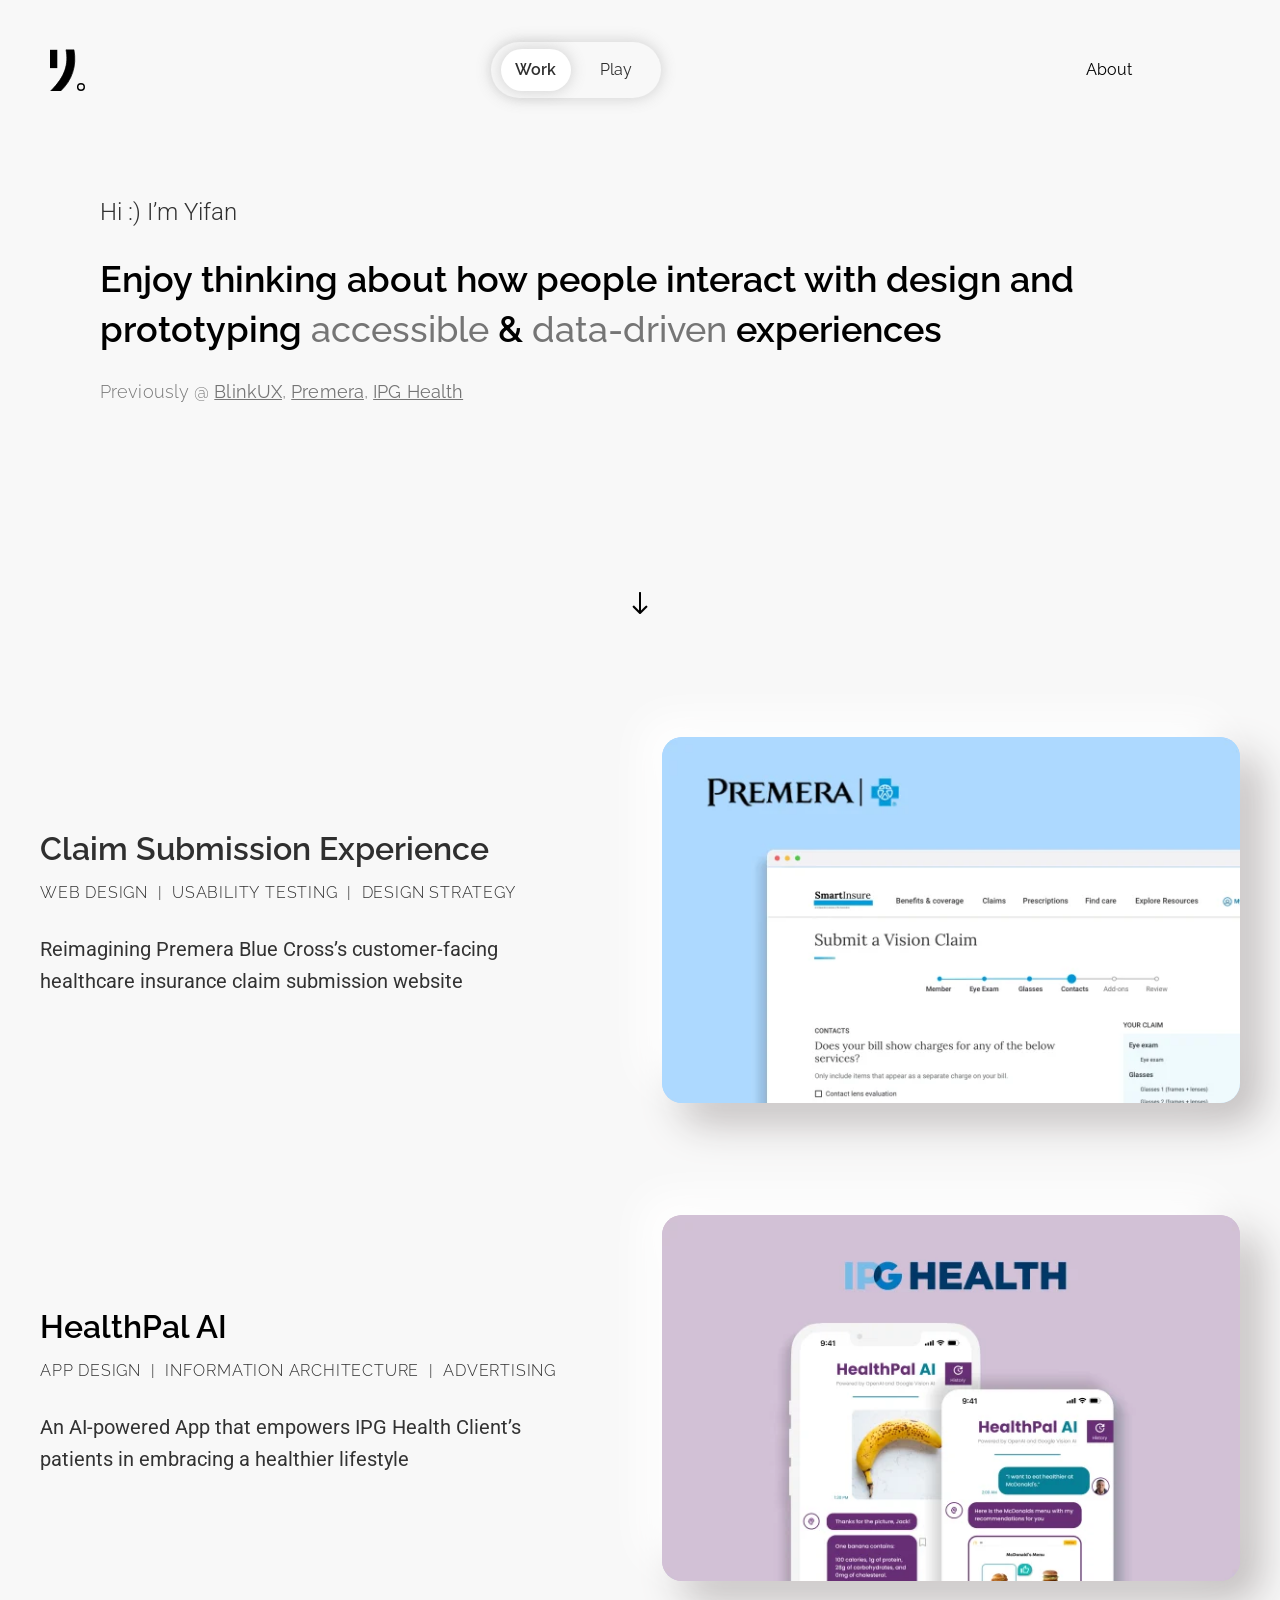
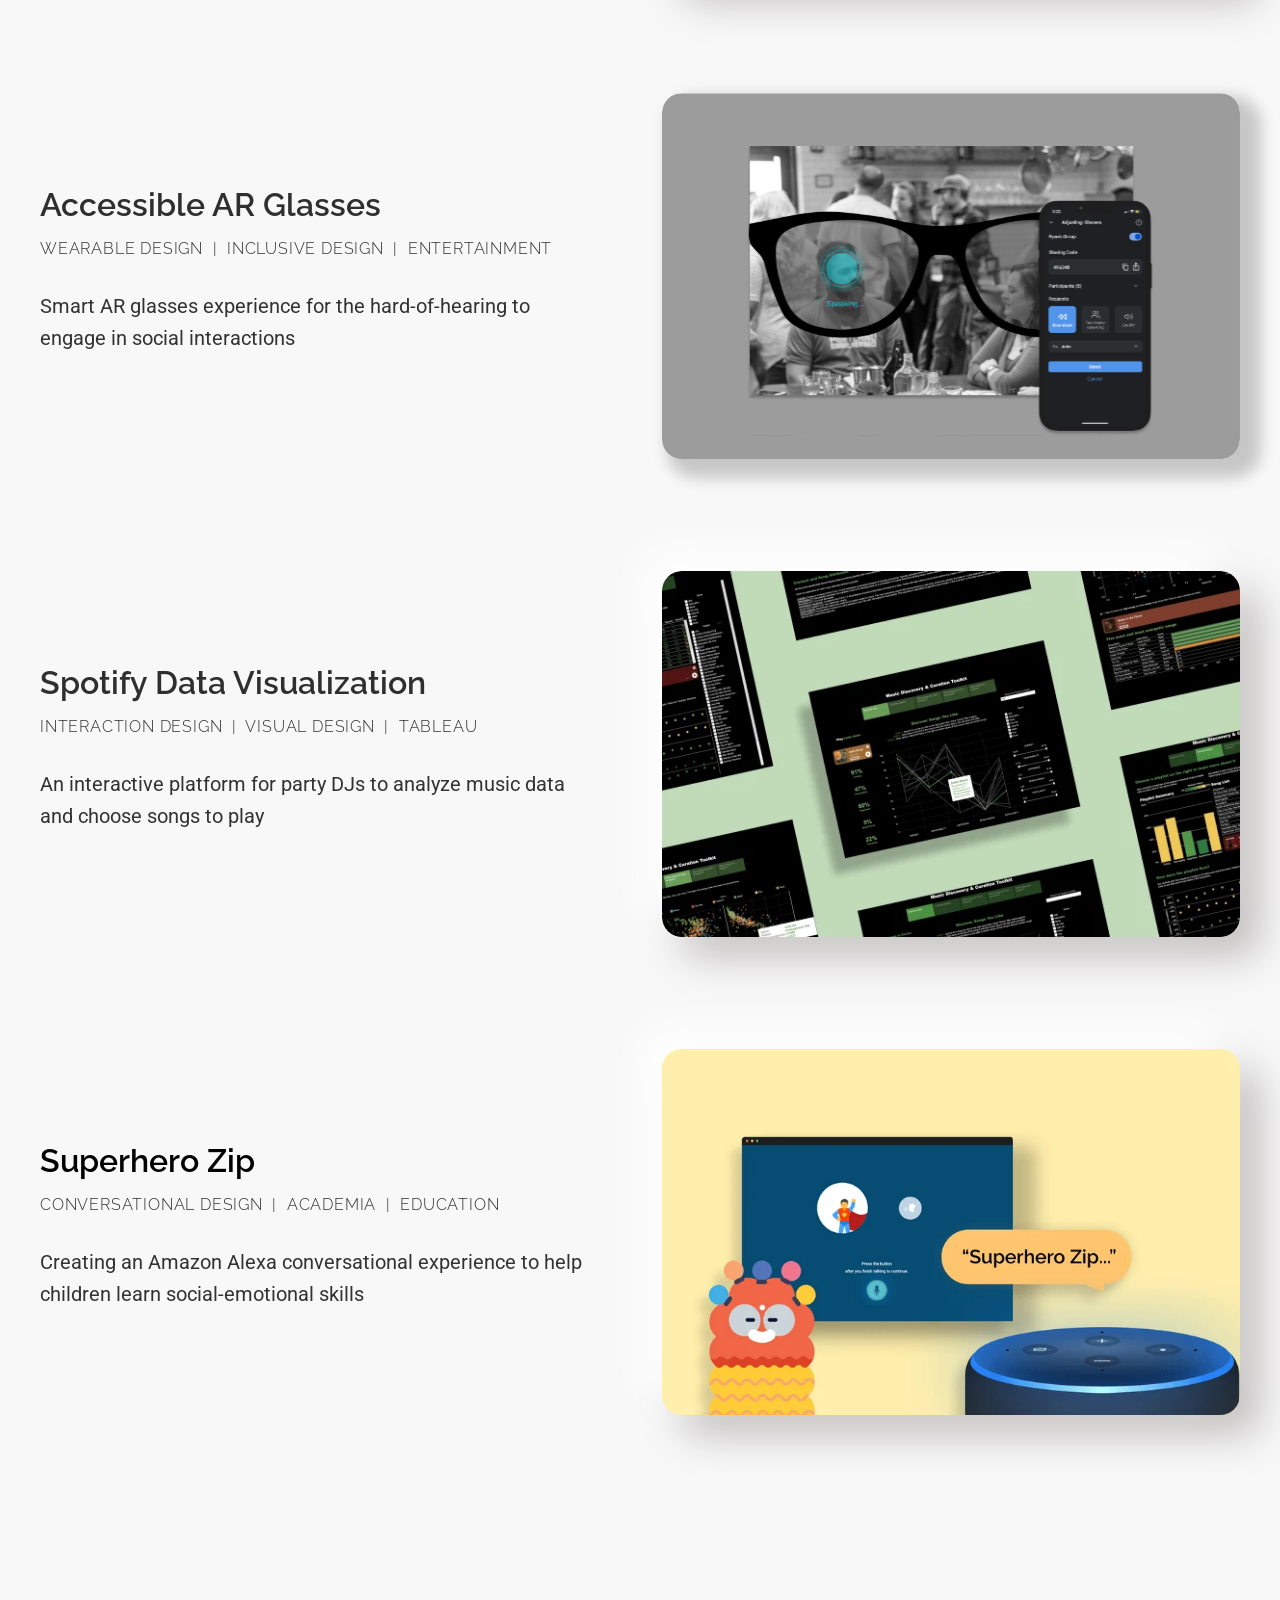
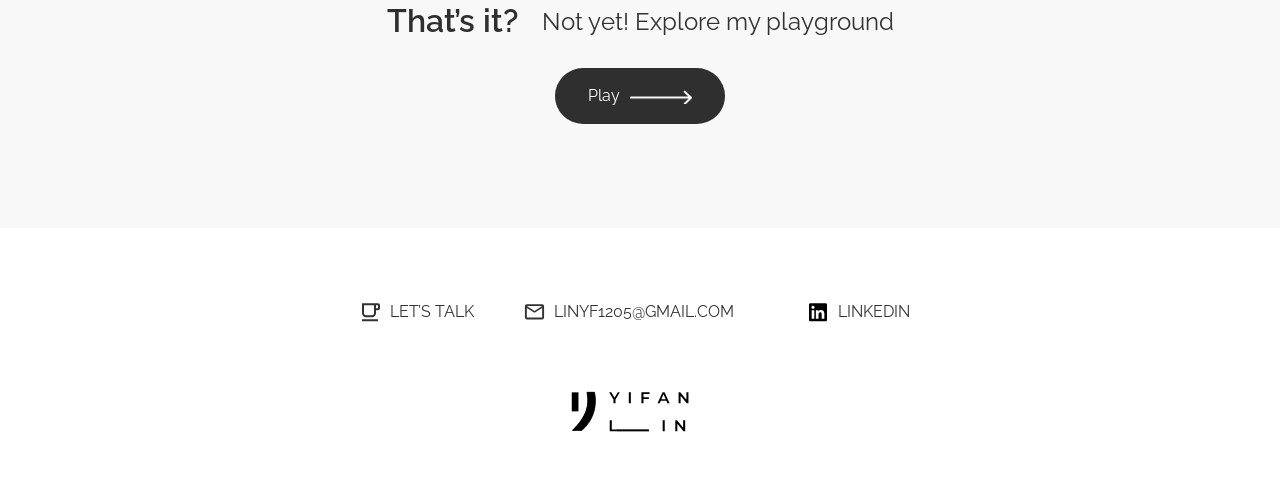
<file: index.html>
<!DOCTYPE html><html lang="en"><head><meta charset="utf-8"/><meta name="description" content="Yifan Lin is a human centered designer and researcher creating accessible, data-driven experiences."/><title>Home</title><meta content="Home" property="og:title"/><meta content="Home" name="twitter:title"/><meta content="width=device-width, initial-scale=1" name="viewport"/><link href="./assets/css/portfolio.css" rel="stylesheet"/>
<link href="./site.css" rel="stylesheet"/><link href="https://fonts.googleapis.com/css2?family=Raleway:wght@300;400;500;600;700;800&amp;family=Roboto:wght@300;400;500;700&amp;display=swap" rel="stylesheet"/><link rel="preconnect" href="https://fonts.googleapis.com"/><link rel="preconnect" href="https://fonts.gstatic.com" crossorigin/><link href="./assets/64f9a5094c0ef83f96128c89_Y_LOGO.webp" rel="shortcut icon" type="image/x-icon"/><link href="./assets/64f9a54ee02b05b13fe72a64_Y_LOGO_256x256.webp" rel="apple-touch-icon"/></head><body class="body-2"><div class="homepage---white"><div data-collapse="medium" role="banner" class="navbar-home w-nav"><div class="navbarcontainer-3 w-container"><div class="navbar-content-3"><a href="./" aria-current="page" class="link-home w-inline-block w--current"><img width="48" height="58" alt="" src="./assets/64ebe89e82865eba714292a4_Vectors-Wrapper.svg" loading="lazy" class="vectors-wrapper-6"/></a><div class="frame-35"><div class="frame-36"><div class="text-3">Work</div></div><a href="./play/" class="link-block w-inline-block"><div class="frame-37"><div class="nav-bar-6">Play</div></div></a></div><div class="frame-38"><nav role="navigation" class="navbar-menu-3 w-nav-menu"><a href="./about-me/" class="nav-bar-7 w-nav-link">About</a></nav></div></div><div class="menu-button-2 w-nav-button" role="button" tabindex="0" aria-label="Toggle navigation" aria-expanded="false"><div class="w-icon-nav-menu"></div></div></div></div><div class="hero-section"><div class="container"><div class="_2-columns-12"><div class="column-51"><div class="heading-103">Hi :) I’m Yifan</div><div class="home-heading"><div class="home-heading"><span class="home-enjoy">Enjoy thinking about how people interact with design and prototyping </span><span class="home-gray">accessible</span><span class="home-enjoy"> &amp; </span><span class="home-gray">data-driven</span><span class="home-enjoy"> experiences</span></div></div><div class="paragraph-35">Previously @ <a href="https://blinkux.com/about" target="_blank" class="company-link">BlinkUX</a>, <a href="https://www.premera.com/" target="_blank" class="company-link">Premera</a>, <a href="https://ipghealth.com/" target="_blank" class="company-link">IPG Health</a></div></div><div class="scroll-down_component"><div class="scroll-line-wrapper"><img src="./assets/654dd0c60c5077fea5ebe48a_ArrowB.webp" loading="lazy" alt=""/></div></div></div></div></div><section class="work-section"><div class="projects"><div class="project-card"><div class="project-card-textbox"><div class="project-card-title"><div class="heading-2">Claim Submission Experience</div><h6 class="tags">Web Design  |⁠  Usability Testing  |⁠  DESIGN STRATEGY</h6><div class="paragraph-home-work">Reimagining Premera Blue Cross’s customer-facing healthcare insurance claim submission website</div></div></div><a href="./works/healthcare-claim-experience/" class="link-block-work w-inline-block"><div class="project-img-shadow"><img src="./assets/65433bfb8ec7115315d2ca80_Premera-cover-2.webp" loading="lazy" width="600" height="380" alt="" srcset="./assets/65433bfb8ec7115315d2ca80_Premera-cover-2-p-500.webp 500w, ./assets/65433bfb8ec7115315d2ca80_Premera-cover-2.webp 600w" sizes="(max-width: 600px) 100vw, 600px" class="premera-cover-2"/></div></a></div><div class="project-card"><div class="project-card-textbox"><div class="project-card-title"><div class="heading-102">HealthPal AI</div><h6 class="tags">APP Design  |⁠  Information Architecture  |⁠  Advertising</h6><div class="paragraph-home-work">An AI-powered App that empowers IPG Health Client’s patients in embracing a healthier lifestyle</div></div></div><a href="./works/healthpal-ai/" class="link-block-work w-inline-block"><div class="project-img-shadow-2"><img src="./assets/65433c2fd9f32b8d8400daa6_project-img-shadow-1.webp" loading="lazy" width="600" height="380" alt="" srcset="./assets/65433c2fd9f32b8d8400daa6_project-img-shadow-1-p-500.webp 500w, ./assets/65433c2fd9f32b8d8400daa6_project-img-shadow-1.webp 600w" sizes="(max-width: 600px) 100vw, 600px" class="project-img-shadow-1"/></div></a></div><div class="project-card"><div class="project-card-textbox"><div class="project-card-title"><div class="heading-2">Accessible AR Glasses</div><h6 class="tags">WEARABLE Design  |⁠  Inclusive Design  |⁠  Entertainment</h6><div class="paragraph-home-work">Smart AR glasses experience for the hard-of-hearing to engage in social interactions</div></div></div><a href="./works/ar-accessible-glasses/" class="link-block-work w-inline-block"><img src="./assets/64ec5e010fa4375ee0cc8c27_Vectors-Wrapper.svg" loading="lazy" width="600" height="380" alt="" class="vectors-wrapper-2"/></a></div><div class="project-card"><div class="project-card-textbox"><div class="project-card-title"><div class="heading-2">Spotify Data Visualization</div><h6 class="tags">Interaction Design  |⁠  VISUAL Design  |⁠  Tableau</h6><div class="paragraph-home-work">An interactive platform for party DJs to analyze music data and choose songs to play</div></div></div><a href="./works/spotify-data-visualization/" class="link-block-work w-inline-block"><div class="data-viz-cover"><img src="./assets/65437d755b21106c16dc1677_Data-viz-cover-1.webp" loading="lazy" width="600" height="380" alt="" srcset="./assets/65437d755b21106c16dc1677_Data-viz-cover-1-p-500.webp 500w, ./assets/65437d755b21106c16dc1677_Data-viz-cover-1.webp 600w" sizes="(max-width: 600px) 100vw, 600px" class="data-viz-cover-1"/></div></a></div><div class="project-card"><div class="project-card-textbox"><div class="project-card-title"><div class="heading-88">Superhero Zip</div><h6 class="tags">Conversational Design  |⁠  AcademiA  |⁠  EDUCATION</h6><div class="paragraph-home-work">Creating an Amazon Alexa conversational experience to help children learn social-emotional skills</div></div></div><a href="./works/superhero-zip/" class="link-block-work w-inline-block"><div class="alexa-cover"><img src="./assets/65482e924edc4c7dbde445a9_Alexa%20Cover.webp" loading="lazy" width="600" height="380" alt="" srcset="./assets/65482e924edc4c7dbde445a9_Alexa%20Cover-p-500.webp 500w, ./assets/65482e924edc4c7dbde445a9_Alexa%20Cover-p-800.webp 800w, ./assets/65482e924edc4c7dbde445a9_Alexa%20Cover-p-1080.webp 1080w, ./assets/65482e924edc4c7dbde445a9_Alexa%20Cover.webp 1200w" sizes="(max-width: 767px) 100vw, 600px" class="alexa-cover-1"/></div></a></div></div></section><div class="explore-home"><div class="container-5"><div class="moveup-text"><div class="heading-2">That’s it?</div><div class="heading-3">Not yet! Explore my playground</div></div><a href="./play/" class="playwork-link w-inline-block"><div class="frame-75 moveup-text"><div class="nav-bar-8">Play</div><img src="./assets/64ec61a36655dce9e0ce12b2_Arrow-9-2.webp" loading="lazy" width="62" height="14.7619047164917" alt="" class="arrow-9-2"/></div></a></div></div><div class="footer"><div class="_2-columns-3"><div class="column-5"><a href="https://linkedin.com/in/linyifan" target="_blank" class="lets-talk-link w-inline-block"><div class="frame-28"><img src="./assets/64ebe8a3620be5bd803b1869_Vectors-Wrapper.svg" loading="lazy" width="24" height="24" alt="" class="vectors-wrapper-4"/><div class="nav-bar-5">LET’S TALK</div></div></a></div><div class="column-6"><a href="mailto:linyf1205@gmail.com" class="email-link w-inline-block"><div class="frame-28"><img src="./assets/64ebe8a4803f104e4a681150_Vectors-Wrapper.svg" loading="lazy" width="24" height="24" alt="" class="vectors-wrapper-4"/><div class="nav-bar-5">LINYF1205@GMAIL.COM</div></div></a></div><div class="column-7"><a href="https://linkedin.com/in/linyifan" target="_blank" class="linkedin-link w-inline-block"><div class="frame-30"><img src="./assets/64ebe8a4256f5c34703fa2f7_Vectors-Wrapper.svg" loading="lazy" width="24" height="24" alt="" class="vectors-wrapper-4"/><div class="nav-bar-5">LINKEDIN</div></div></a></div></div><div class="div-block-2"><img src="./assets/64ebe8a55052b71c352c5f48_Vectors-Wrapper.svg" loading="lazy" width="139" height="52" alt="" class="vectors-wrapper-5"/></div></div></div><script src="./site.js" defer></script></body></html>
</file>
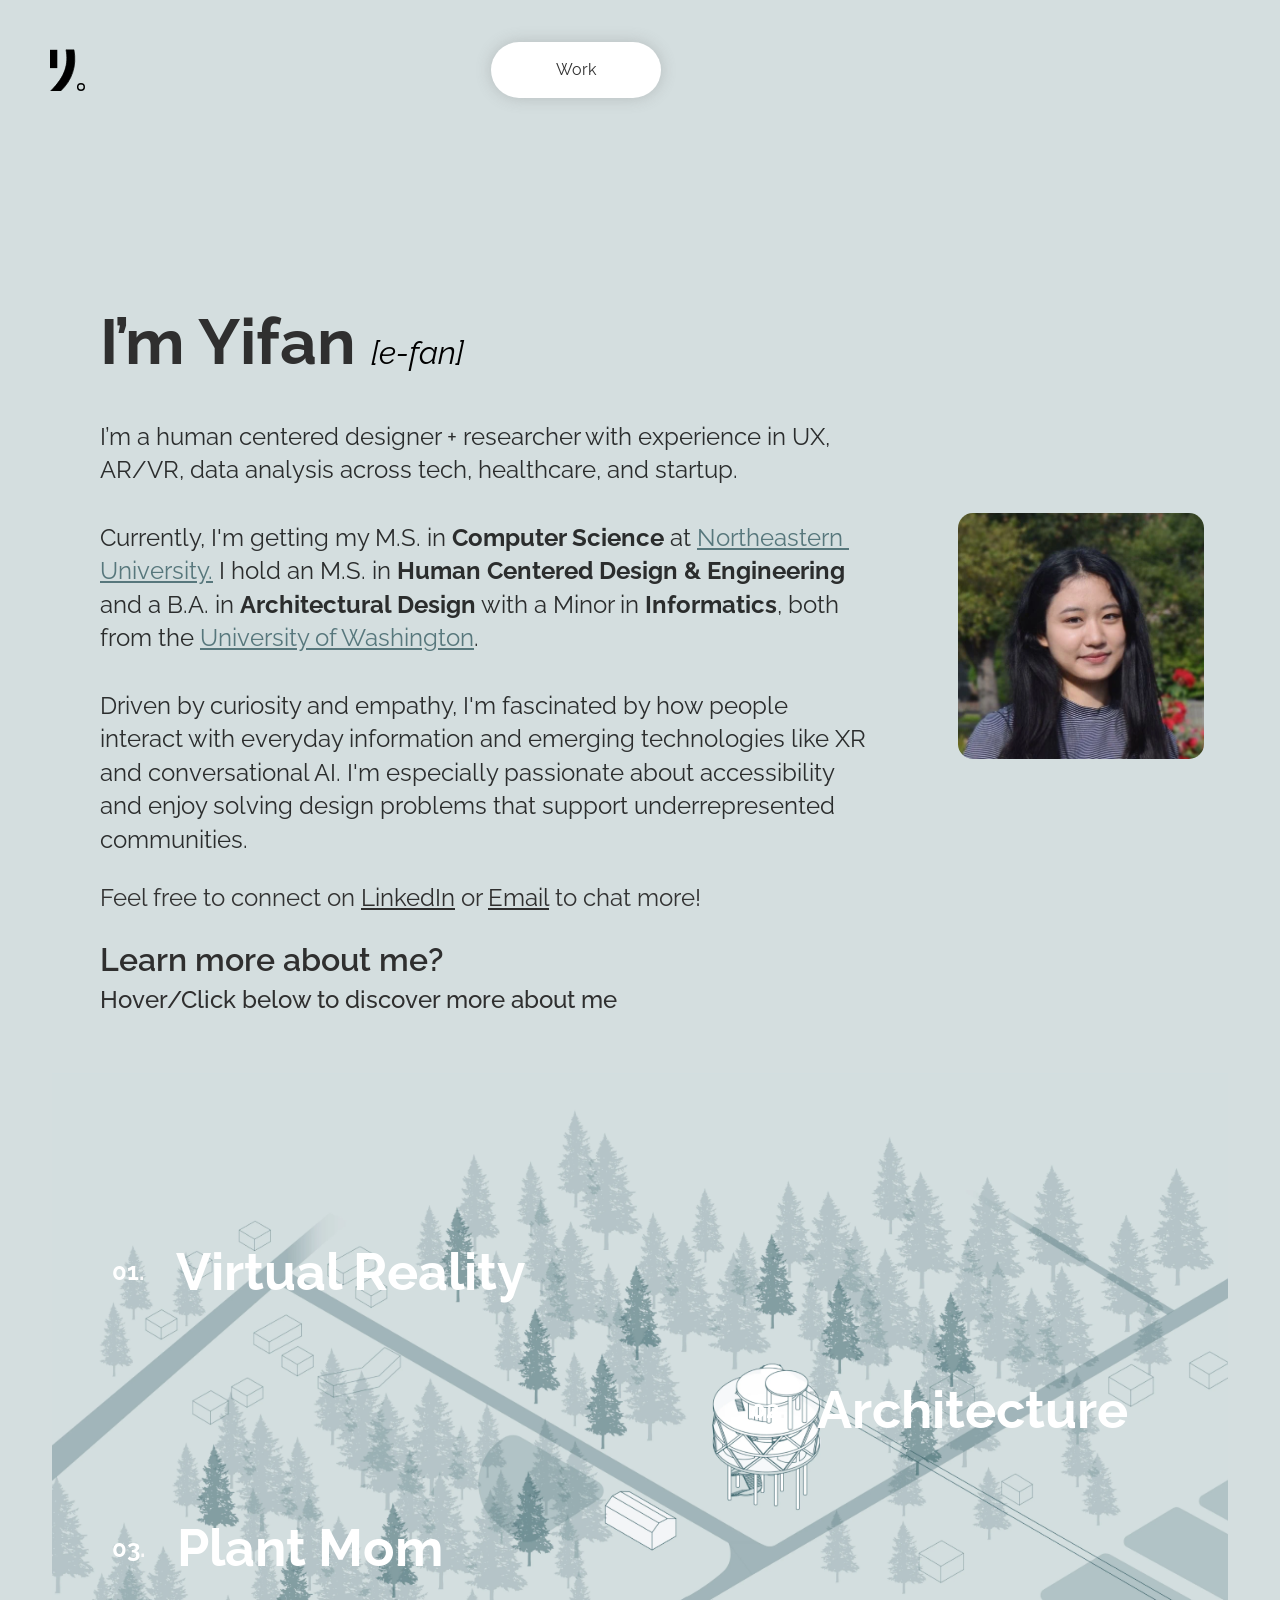
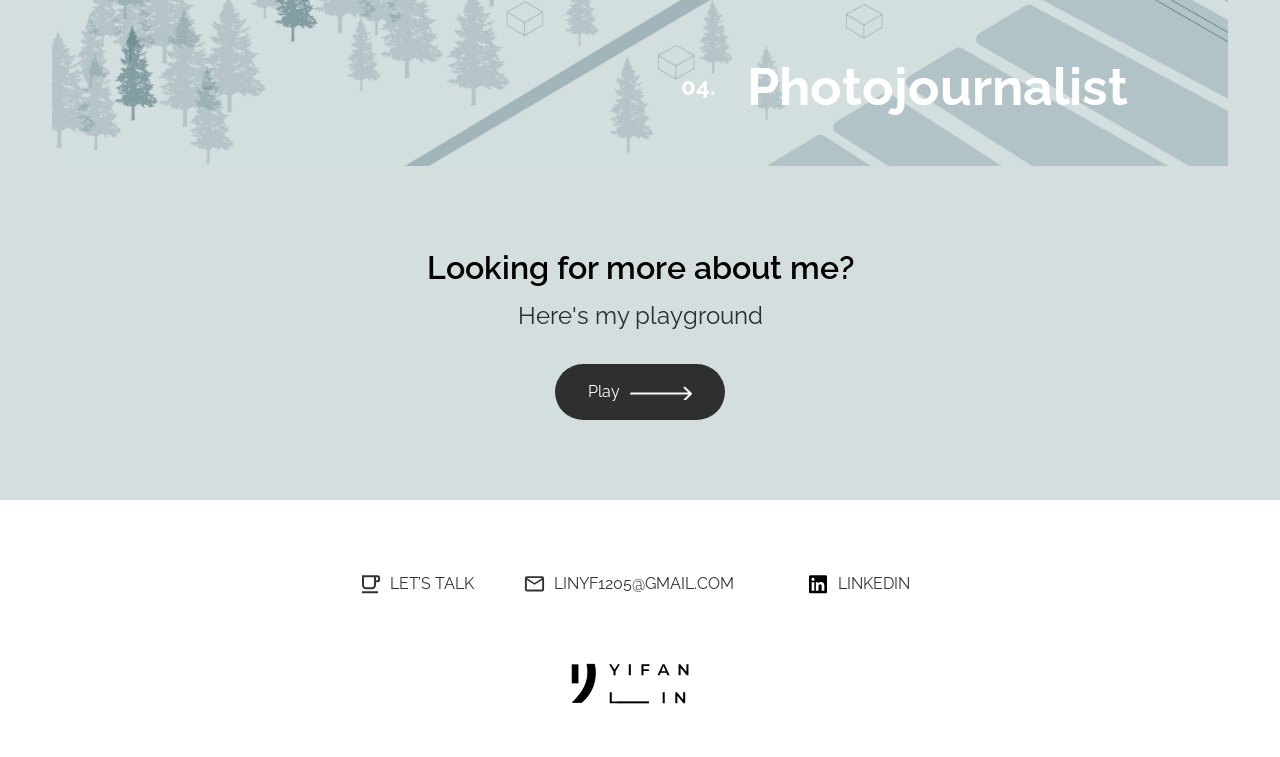
<file: about-me/index.html>
<!DOCTYPE html><html lang="en"><head><meta charset="utf-8"/><meta name="description" content="About Yifan Lin, a human centered designer and researcher working across UX, AR/VR, and data analysis."/><title>About Me</title><meta content="About Me" property="og:title"/><meta content="About Me" name="twitter:title"/><meta content="width=device-width, initial-scale=1" name="viewport"/><link href="../assets/css/portfolio.css" rel="stylesheet"/>
<link href="../site.css" rel="stylesheet"/><link href="https://fonts.googleapis.com/css2?family=Raleway:wght@300;400;500;600;700;800&amp;family=Roboto:wght@300;400;500;700&amp;display=swap" rel="stylesheet"/><link rel="preconnect" href="https://fonts.googleapis.com"/><link rel="preconnect" href="https://fonts.gstatic.com" crossorigin/><link href="../assets/64f9a5094c0ef83f96128c89_Y_LOGO.webp" rel="shortcut icon" type="image/x-icon"/><link href="../assets/64f9a54ee02b05b13fe72a64_Y_LOGO_256x256.webp" rel="apple-touch-icon"/></head><body class="body-about-me"><div class="about-me---green"><div data-collapse="medium" role="banner" class="navbar-about-me w-nav"><div class="navbarcontainer-6 w-container"><div class="navbar-content-5"><a aboutme="" href="../" class="logo-link w-inline-block"><img width="48" height="58" alt="" src="../assets/64ebe89e82865eba714292a4_Vectors-Wrapper.svg" loading="lazy" class="about-me-logo"/></a><a href="../" class="link-block-4 w-inline-block"><div class="frame-107"><div class="frame-108"><div class="nav-bar-18">Work</div></div></div></a></div><div class="menu-button-3 w-nav-button" role="button" tabindex="0" aria-label="Toggle navigation" aria-expanded="false"><div class="icon w-icon-nav-menu"></div></div></div></div><div class="hero-section-5"><div class="container-9"><div class="_2-columns-9"><div class="column-23"><div class="heading-1">I’m Yifan <span class="quotes">[e-fan]</span></div><div class="heading-3">I’m a human centered designer + researcher with experience in UX, AR/VR, data analysis across tech, healthcare, and startup.<br/><br/>Currently, I&#x27;m getting my M.S. in <strong>Computer Science</strong> at <a href="https://www.khoury.northeastern.edu/" target="_blank" class="link university-link">Northeastern University.</a> I hold an M.S. in <strong>Human Centered Design &amp; Engineering</strong> and a B.A. in <strong>Architectural Design</strong> with a Minor in <strong>Informatics</strong>, both from the <a href="https://www.hcde.washington.edu/" target="_blank" class="link">University of Washington</a>.
<br/>Driven by curiosity and empathy, I&#x27;m fascinated by how people interact with everyday information and emerging technologies like XR and conversational AI. I&#x27;m especially passionate about accessibility and enjoy solving design problems that support underrepresented communities.</div><div class="text-block-4">Feel free to connect on <a href="https://linkedin.com/in/linyifan" target="_blank" class="about-link">LinkedIn</a> or <a href="mailto:linyf1205@gmail.com" class="about-link">Email</a> to chat more!</div><div class="frame-110"><div class="heading-2">Learn more about me?</div><div class="text-10">Hover/Click below to discover more about me</div></div></div><img src="../assets/65d5eaf7c1f3f04f7484edc4_IMG_9746.webp" loading="lazy" width="331" height="331" alt="" srcset="../assets/65d5eaf7c1f3f04f7484edc4_IMG_9746-p-500.webp 500w, ../assets/65d5eaf7c1f3f04f7484edc4_IMG_9746-p-800.webp 800w, ../assets/65d5eaf7c1f3f04f7484edc4_IMG_9746.webp 962w" sizes="(max-width: 479px) 100vw, 331px" class="img_2866-5-1"/></div></div></div><div class="w-layout-blockcontainer about-me-map w-container"><div class="about-me-tree-bg"><div class="cta_component"><a href="../assets/64ffd690ebc41eeb72575435_smallvr.gif" id="w-node-_8823f308-08c4-b073-3240-29f8a6e6ccab-518aeafa" class="lightbox-link w-inline-block" target="_blank" rel="noopener"><div class="cta_link-text-small">01<span class="text-color-red">.</span></div><h2 class="cta_link-text">Virtual Reality</h2><div class="cta_link-image-wrapper clickable-off"><img src="../assets/64ffd690ebc41eeb72575435_smallvr.gif" loading="eager" alt="" class="cta_link-image"/></div></a><a id="w-node-_45501fff-e629-6563-f654-cb6fb6aebcaf-518aeafa" href="https://onedrawingchallenge.secure-platform.com/a/gallery/rounds/41/details/19331" target="_blank" class="cta_link-block w-inline-block"><div class="cta_link-text-small">02<span class="text-color-red">.</span></div><h2 class="cta_link-text">Architecture</h2><div class="cta_link-image-wrapper clickable-off"><img src="../assets/64ffe1aec1ed15f956752e50_Screen%20Shot%202022-02-18%20at%205.01.55%20AM.webp" loading="eager" width="800" sizes="(max-width: 767px) 100vw, (max-width: 991px) 728px, 800px" alt="" srcset="../assets/64ffe1aec1ed15f956752e50_Screen%20Shot%202022-02-18%20at%205.01.55%20AM-p-500.webp 500w, ../assets/64ffe1aec1ed15f956752e50_Screen%20Shot%202022-02-18%20at%205.01.55%20AM-p-800.webp 800w, ../assets/64ffe1aec1ed15f956752e50_Screen%20Shot%202022-02-18%20at%205.01.55%20AM-p-1080.webp 1080w, ../assets/64ffe1aec1ed15f956752e50_Screen%20Shot%202022-02-18%20at%205.01.55%20AM-p-1600.webp 1600w, ../assets/64ffe1aec1ed15f956752e50_Screen%20Shot%202022-02-18%20at%205.01.55%20AM-p-2000.webp 2000w, ../assets/64ffe1aec1ed15f956752e50_Screen%20Shot%202022-02-18%20at%205.01.55%20AM-p-2600.webp 2600w, ../assets/64ffe1aec1ed15f956752e50_Screen%20Shot%202022-02-18%20at%205.01.55%20AM.webp 2790w" class="cta_link-image"/></div></a><a href="../assets/64ffdf9bb59674f0a709128c_IMG_9020.webp" id="w-node-b349dc4d-cf89-dd9e-e6f2-d9e9ad537fea-518aeafa" class="lightbox-link w-inline-block" target="_blank" rel="noopener"><div class="cta_link-text-small">03<span class="text-color-red">.</span></div><h2 class="cta_link-text">Plant Mom</h2><div class="cta_link-image-wrapper clickable-off"><img src="../assets/64ffe0e2efaa1fc9928c4b21_IMG_9020.webp" loading="eager" width="600" sizes="(max-width: 767px) 100vw, 600px" alt="" srcset="../assets/64ffe0e2efaa1fc9928c4b21_IMG_9020-p-500.webp 500w, ../assets/64ffe0e2efaa1fc9928c4b21_IMG_9020-p-800.webp 800w, ../assets/64ffe0e2efaa1fc9928c4b21_IMG_9020-p-1080.webp 1080w, ../assets/64ffe0e2efaa1fc9928c4b21_IMG_9020.webp 1086w" class="cta_link-image"/></div></a><a id="w-node-_45501fff-e629-6563-f654-cb6fb6aebcc1-518aeafa" href="https://www.dailyuw.com/image_3ad8f29e-95ba-11eb-ade6-17fcb3d812e6.html" target="_blank" class="cta_link-block w-inline-block"><div class="cta_link-text-small">04<span class="text-color-red">.</span></div><h2 class="cta_link-text">Photojournalist</h2><div class="cta_link-image-wrapper clickable-off"><img src="../assets/64ffe5ac1cb26c8b2ae9ec4e_daily%20photo%202.webp" loading="eager" width="600" sizes="(max-width: 767px) 100vw, 600px" alt="" srcset="../assets/64ffe5ac1cb26c8b2ae9ec4e_daily%20photo%202-p-500.webp 500w, ../assets/64ffe5ac1cb26c8b2ae9ec4e_daily%20photo%202-p-800.webp 800w, ../assets/64ffe5ac1cb26c8b2ae9ec4e_daily%20photo%202-p-1080.webp 1080w, ../assets/64ffe5ac1cb26c8b2ae9ec4e_daily%20photo%202.webp 1100w" class="cta_link-image"/></div></a><div class="cta_hover-css w-embed"><style>

/* Prevents hover states from being used on Tablet & Mobile */
@media only screen and (min-width: 992px) {

/* Makes all text inside component black.
Change the color of the text here, instead of on Webflow for this to work */
.cta_component a {
	color: #ffffff;
}

/* Makes all text inside component grey on hover.
Change the color of the text here, instead of on Webflow for this to work */
.cta_component:hover a {
	color: #c4c4c4;
}

/* Makes text inside link block black on hover.
Change the color of the text here, instead of on Webflow for this to work */
.cta_component:hover a:hover {
	color: #ffffff;
}

}

</style></div></div></div></div><div class="explore-4"><div class="exploremore-column"><div class="heading-2-explore"><div class="exploremore-column moveup-text"><span class="heading-2-explore">Looking for more about me?
</span><span class="heading-3">Here&#x27;s my playground</span></div></div></div><a href="../play/" class="playwork-link w-inline-block"><div class="frame-75 moveup-text"><div class="nav-bar-8">Play</div><img src="../assets/64ec61a36655dce9e0ce12b2_Arrow-9-2.webp" loading="lazy" width="62" height="14.7619047164917" alt="" class="arrow-9-2"/></div></a></div></div><div class="footer"><div class="_2-columns-3"><div class="column-5"><a href="https://linkedin.com/in/linyifan" target="_blank" class="lets-talk-link w-inline-block"><div class="frame-28"><img src="../assets/64ebe8a3620be5bd803b1869_Vectors-Wrapper.svg" loading="lazy" width="24" height="24" alt="" class="vectors-wrapper-4"/><div class="nav-bar-5">LET’S TALK</div></div></a></div><div class="column-6"><a href="mailto:linyf1205@gmail.com" class="email-link w-inline-block"><div class="frame-28"><img src="../assets/64ebe8a4803f104e4a681150_Vectors-Wrapper.svg" loading="lazy" width="24" height="24" alt="" class="vectors-wrapper-4"/><div class="nav-bar-5">LINYF1205@GMAIL.COM</div></div></a></div><div class="column-7"><a href="https://linkedin.com/in/linyifan" target="_blank" class="linkedin-link w-inline-block"><div class="frame-30"><img src="../assets/64ebe8a4256f5c34703fa2f7_Vectors-Wrapper.svg" loading="lazy" width="24" height="24" alt="" class="vectors-wrapper-4"/><div class="nav-bar-5">LINKEDIN</div></div></a></div></div><div class="div-block-2"><img src="../assets/64ebe8a55052b71c352c5f48_Vectors-Wrapper.svg" loading="lazy" width="139" height="52" alt="" class="vectors-wrapper-5"/></div></div><script src="../site.js" defer></script></body></html>
</file>
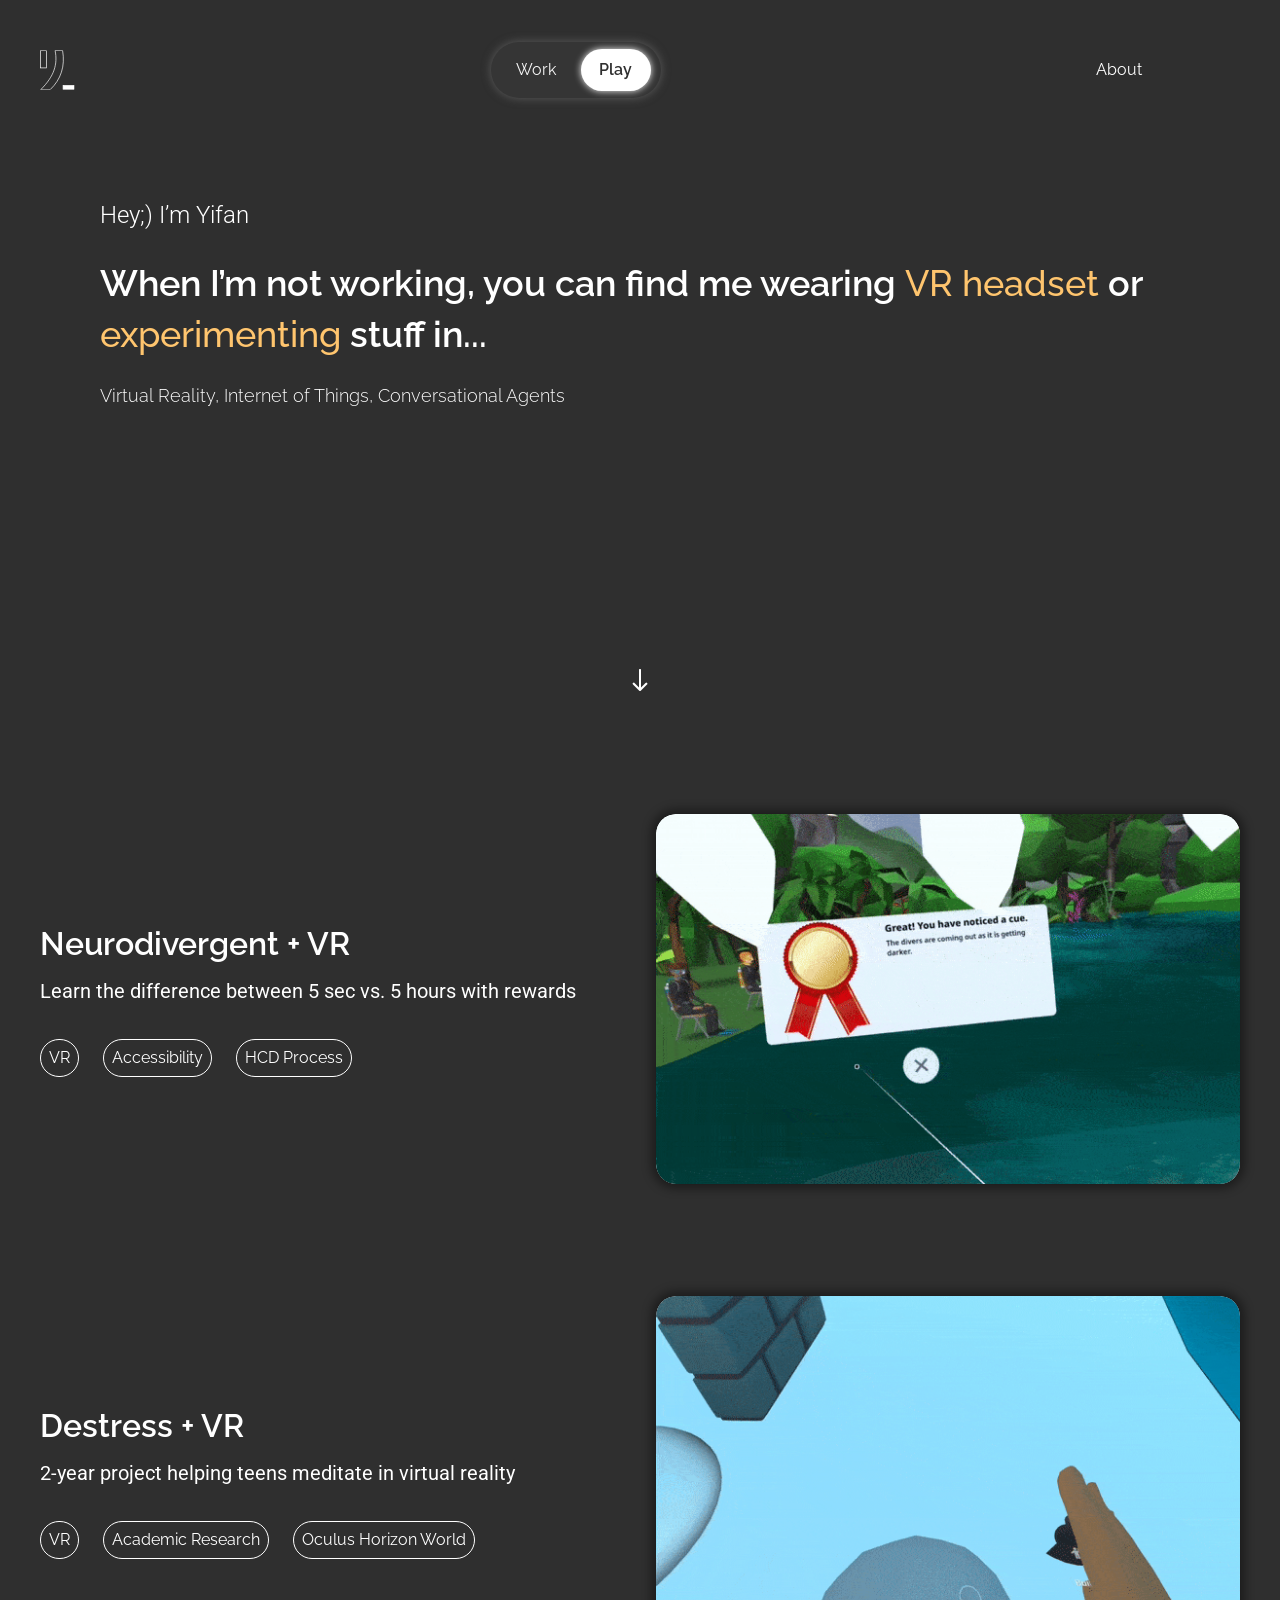
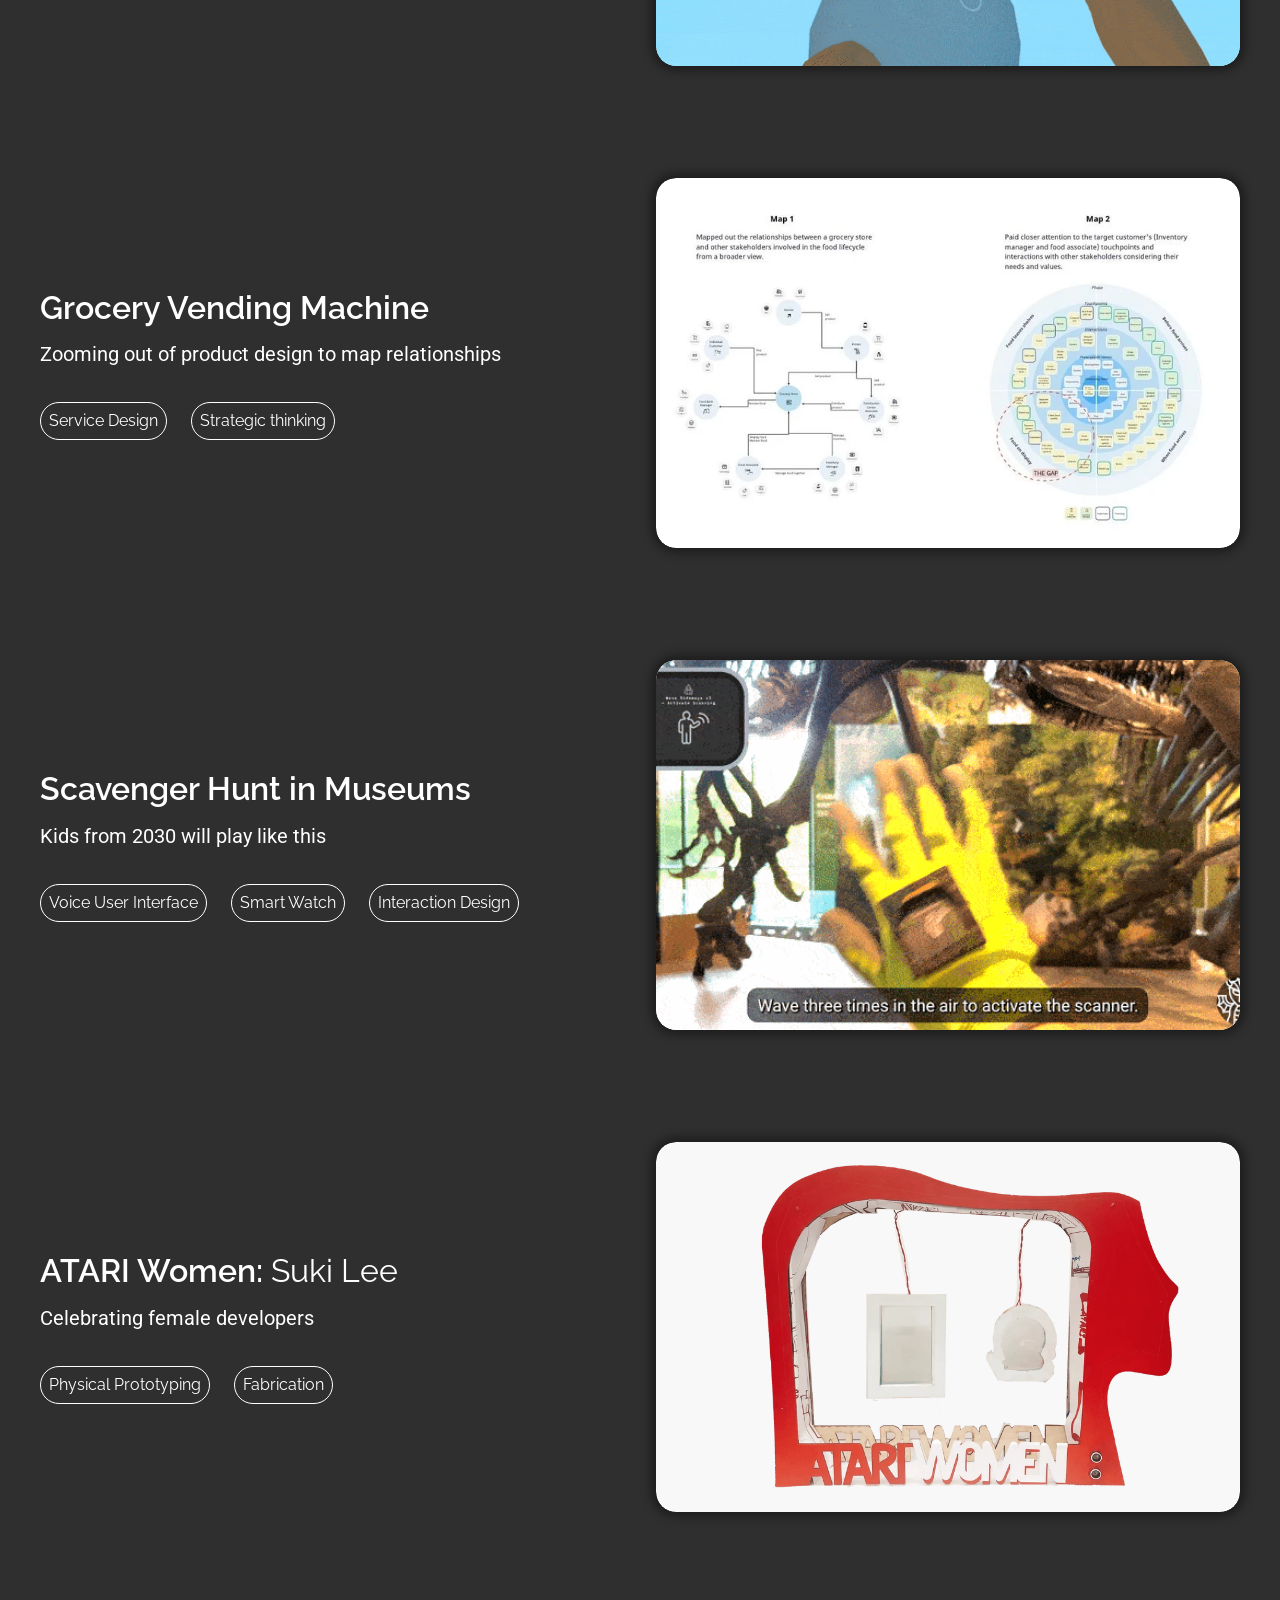
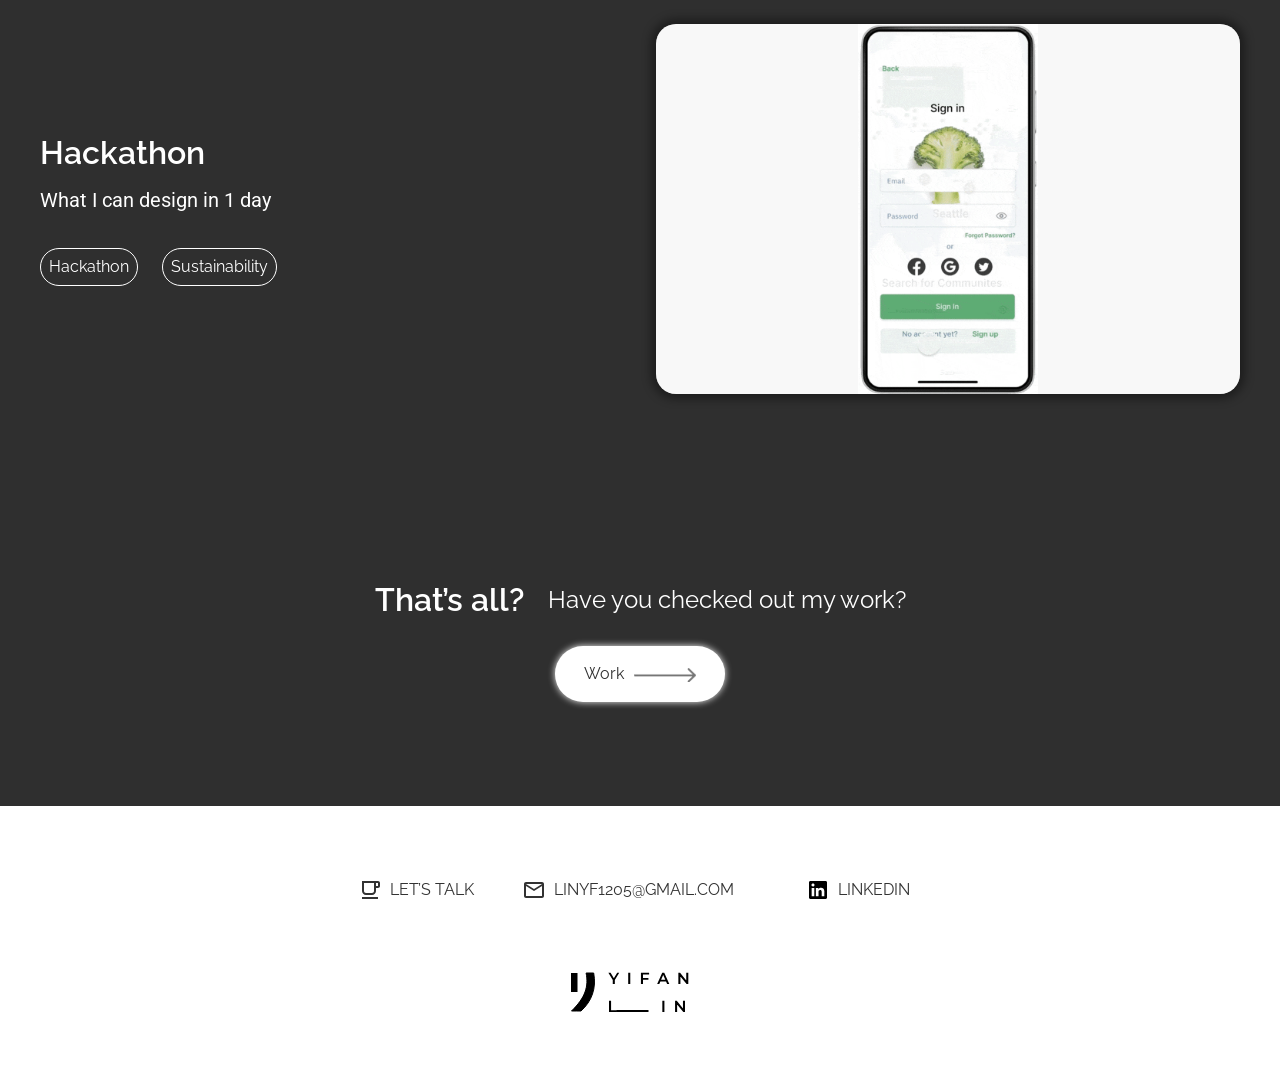
<file: play/index.html>
<!DOCTYPE html><html lang="en"><head><meta charset="utf-8"/><meta name="description" content="Experiments and projects from Yifan Lin across virtual reality, service design, and conversational interfaces."/><title>Yifan&#x27;s portfolio</title><meta content="width=device-width, initial-scale=1" name="viewport"/><link href="../assets/css/portfolio.css" rel="stylesheet"/>
<link href="../site.css" rel="stylesheet"/><link href="https://fonts.googleapis.com/css2?family=Raleway:wght@300;400;500;600;700;800&amp;family=Roboto:wght@300;400;500;700&amp;display=swap" rel="stylesheet"/><link rel="preconnect" href="https://fonts.googleapis.com"/><link rel="preconnect" href="https://fonts.gstatic.com" crossorigin/><link href="../assets/64f9a5094c0ef83f96128c89_Y_LOGO.webp" rel="shortcut icon" type="image/x-icon"/><link href="../assets/64f9a54ee02b05b13fe72a64_Y_LOGO_256x256.webp" rel="apple-touch-icon"/></head><body class="body"><div data-collapse="medium" role="banner" class="navbar-home-dark w-nav"><div class="navbarcontainer-4 w-container"><div class="navbar-content-4"><a href="../" class="link-home w-inline-block"><img width="50.232139587402344" height="58" alt="" src="../assets/64ed87151bb12832b847e095_Vectors-Wrapper.svg" loading="lazy" class="vectors-wrapper-18"/></a><div class="frame-79"><a href="../" class="link-block-3 w-inline-block"><div class="frame-80"><div class="nav-bar-9 text-block text-block-2 text-block-3">Work</div></div></a><div class="frame-81"><div class="text-4">Play</div></div></div><div class="frame-82"><nav role="navigation" class="navbar-menu-4 w-nav-menu"><a href="../about-me/" class="nav-bar-7-dark w-nav-link">About</a></nav></div></div><div class="menu-button w-nav-button" role="button" tabindex="0" aria-label="Toggle navigation" aria-expanded="false"><div class="w-icon-nav-menu"></div></div></div></div><div class="hero-section-7"><div class="container-10"><div class="_2-columns-13"><div class="column-53"><div class="text-18">Hey;) I’m Yifan</div><div class="error-34447dca-f1b8-6d40-15d4-d12ebf705649"><div class="error-34447dca-f1b8-6d40-15d4-d12ebf705649"><span class="when-i-m-not-working-you-can-find-me-wearing-vr-headset-or-experimenting-stuff-in-0">When I’m not working, you can find me wearing </span><span class="when-i-m-not-working-you-can-find-me-wearing-vr-headset-or-experimenting-stuff-in-1">VR headset</span><span class="when-i-m-not-working-you-can-find-me-wearing-vr-headset-or-experimenting-stuff-in-0"> or  </span><span class="when-i-m-not-working-you-can-find-me-wearing-vr-headset-or-experimenting-stuff-in-1">experimenting</span><span class="when-i-m-not-working-you-can-find-me-wearing-vr-headset-or-experimenting-stuff-in-4"> </span><span class="when-i-m-not-working-you-can-find-me-wearing-vr-headset-or-experimenting-stuff-in-0">stuff in...</span></div></div><div class="text-19">Virtual Reality, Internet of Things, Conversational Agents</div></div><div class="scroll-down_component"><div class="scroll-line-wrapper"><img src="../assets/654dd2f40c5077fea5eda18f_ArrowW.webp" loading="lazy" alt=""/></div></div></div></div></div><section class="work-section work-dark"><div class="projects work-dark"><div class="project-card-dark"><div class="frame-83"><div class="frame-84"><div class="heading-17">Neurodivergent + VR</div><div class="paragraph-11">Learn the difference between 5 sec vs. 5 hours with rewards</div></div><div class="frame-85"><div class="tag-8"><div class="nav-bar-10">VR</div></div><div class="tag-8"><div class="nav-bar-10">Accessibility</div></div><div class="tag-8"><div class="nav-bar-10">HCD Process</div></div></div></div><a href="../assets/67fdb314b29a3d5eac7c2d2f_Process%20Book_compressed.pdf" target="_blank" class="link-block-work w-inline-block"><div class="play-project-image-frame"><img src="../assets/6512c0b875ee49ee5b7530ed_capstone%20VR%20clip.gif" loading="lazy" width="600" height="380" alt="" class="vectors-wrapper-19"/></div></a></div><div class="project-card-dark"><div class="frame-83"><div class="frame-84"><div class="heading-17">Destress + VR</div><div class="paragraph-11">2-year project helping teens meditate in virtual reality</div></div><div class="frame-85"><div class="tag-8"><div class="nav-bar-10">VR</div></div><div class="tag-8"><div class="nav-bar-10">Academic Research</div></div><div class="tag-8"><div class="nav-bar-10">Oculus Horizon World</div></div></div></div><div class="play-project-image-frame"><img src="../assets/6512bcfec2fb60f6fb525b61_RESET%20VR%20clip.gif" loading="lazy" width="600" height="380" alt="" class="vectors-wrapper-19"/></div></div><div class="project-card-dark"><div class="frame-83"><div class="frame-84"><div class="heading-17">Grocery Vending Machine</div><div class="paragraph-11">Zooming out of product design to map relationships</div></div><div class="frame-85"><div class="tag-8"><div class="nav-bar-10">Service Design</div></div><div class="tag-8"><div class="nav-bar-10">Strategic thinking</div></div></div></div><div class="play-project-image-frame"><img src="../assets/6512c4b5dd932bd8ef180f27_Peel%20the%20Onion%20-%2014.%20Ecosystem%20Map%20.webp" loading="lazy" width="600" height="380" alt="" srcset="../assets/6512c4b5dd932bd8ef180f27_Peel%20the%20Onion%20-%2014.%20Ecosystem%20Map%20-p-500.webp 500w, ../assets/6512c4b5dd932bd8ef180f27_Peel%20the%20Onion%20-%2014.%20Ecosystem%20Map%20-p-800.webp 800w, ../assets/6512c4b5dd932bd8ef180f27_Peel%20the%20Onion%20-%2014.%20Ecosystem%20Map%20.webp 1028w" sizes="(max-width: 767px) 100vw, 600px" class="vectors-wrapper-19"/></div></div><div class="project-card-dark"><div class="frame-83"><div class="frame-84"><div class="heading-17">Scavenger Hunt in Museums</div><div class="paragraph-11">Kids from 2030 will play like this</div></div><div class="frame-85"><div class="tag-8"><div class="nav-bar-10">Voice User Interface</div></div><div class="tag-8"><div class="nav-bar-10">Smart Watch</div></div><div class="tag-8"><div class="nav-bar-10">Interaction Design</div></div></div></div><div class="play-project-image-frame"><img src="../assets/6512d08c0eb1bf14b28b606f_museum%20clip.gif" loading="lazy" width="600" height="380" alt="" class="vectors-wrapper-19 museum"/></div></div><div class="project-card-dark"><div class="frame-83"><div class="frame-84"><div class="heading-18"><div class="heading-18"><span class="heading-17">ATARI Women: </span><span class="heading-19">Suki Lee</span></div></div><div class="paragraph-11">Celebrating female developers</div></div><div class="frame-85"><div class="tag-8"><div class="nav-bar-10">Physical Prototyping</div></div><div class="tag-8"><div class="nav-bar-10">Fabrication</div></div></div></div><a href="http://www.atariwomen.org/gallery/suki-lee-the-hidden-past%EF%BB%BF/" target="_blank" class="link-block-work w-inline-block"><div class="play-project-image-frame"><img src="../assets/6512c78d6782fc1b240ac123_ATARI%20frame.webp" loading="lazy" width="600" height="380" alt="" srcset="../assets/6512c78d6782fc1b240ac123_ATARI%20frame-p-500.webp 500w, ../assets/6512c78d6782fc1b240ac123_ATARI%20frame-p-800.webp 800w, ../assets/6512c78d6782fc1b240ac123_ATARI%20frame-p-1080.webp 1080w, ../assets/6512c78d6782fc1b240ac123_ATARI%20frame-p-1600.webp 1600w, ../assets/6512c78d6782fc1b240ac123_ATARI%20frame-p-2000.webp 2000w, ../assets/6512c78d6782fc1b240ac123_ATARI%20frame-p-2600.webp 2600w, ../assets/6512c78d6782fc1b240ac123_ATARI%20frame-p-3200.webp 3200w, ../assets/6512c78d6782fc1b240ac123_ATARI%20frame.webp 4032w" sizes="(max-width: 767px) 100vw, 600px" class="vectors-wrapper-19 atari-frame"/></div></a></div><div class="project-card-dark"><div class="frame-83"><div class="frame-84"><div class="heading-17">Hackathon</div><div class="paragraph-11">What I can design in 1 day</div></div><div class="frame-85"><div class="tag-8"><div class="nav-bar-10">Hackathon</div></div><div class="tag-8"><div class="nav-bar-10">Sustainability</div></div></div></div><div class="play-project-image-frame hackathon-frame"><img src="../assets/6512d242c3cf20e1ca5bcb83_hackathon%20clip.gif" loading="lazy" width="600" height="380" alt="" class="vectors-wrapper-19 hackathon"/></div></div></div></section><div class="explore-dark"><div class="container-7"><div class="moveup-text"><div class="heading-20">That’s all?</div><div class="heading-21">Have you checked out my work?</div></div><a href="../" class="playwork-link moveup-text w-inline-block"><div class="frame-91"><div class="nav-bar-13">Work</div><img src="../assets/64ed8891e62a160c1935bc74_Arrow-9-3.webp" loading="lazy" width="62" height="15" alt="" class="arrow-9-3"/></div></a></div></div><div class="footer-dark"><div class="_2-columns-5"><div class="column-10"><div class="frame-88"><img src="../assets/64ed871acab34604ecea8023_Vectors-Wrapper.svg" loading="lazy" width="24" height="24" alt="" class="vectors-wrapper-21"/><div class="nav-bar-12">LET’S TALK</div></div></div><div class="column-11"><div class="frame-88"><img src="../assets/64ed871b4695cfc477e7eea5_Vectors-Wrapper.svg" loading="lazy" width="24" height="24" alt="" class="vectors-wrapper-21"/><div class="nav-bar-12">LINYF1205@GMAIL.COM</div></div></div><div class="column-12"><div class="frame-89"><img src="../assets/64ed871cce169200455de67e_Vectors-Wrapper.svg" loading="lazy" width="24" height="24" alt="" class="vectors-wrapper-21"/><div class="nav-bar-12">LINKEDIN</div></div></div></div><img src="../assets/64ed871cda7cb82d7a504630_Vectors-Wrapper.svg" loading="lazy" width="139" height="52" alt="" class="vectors-wrapper-22"/></div><script src="../site.js" defer></script></body></html>
</file>
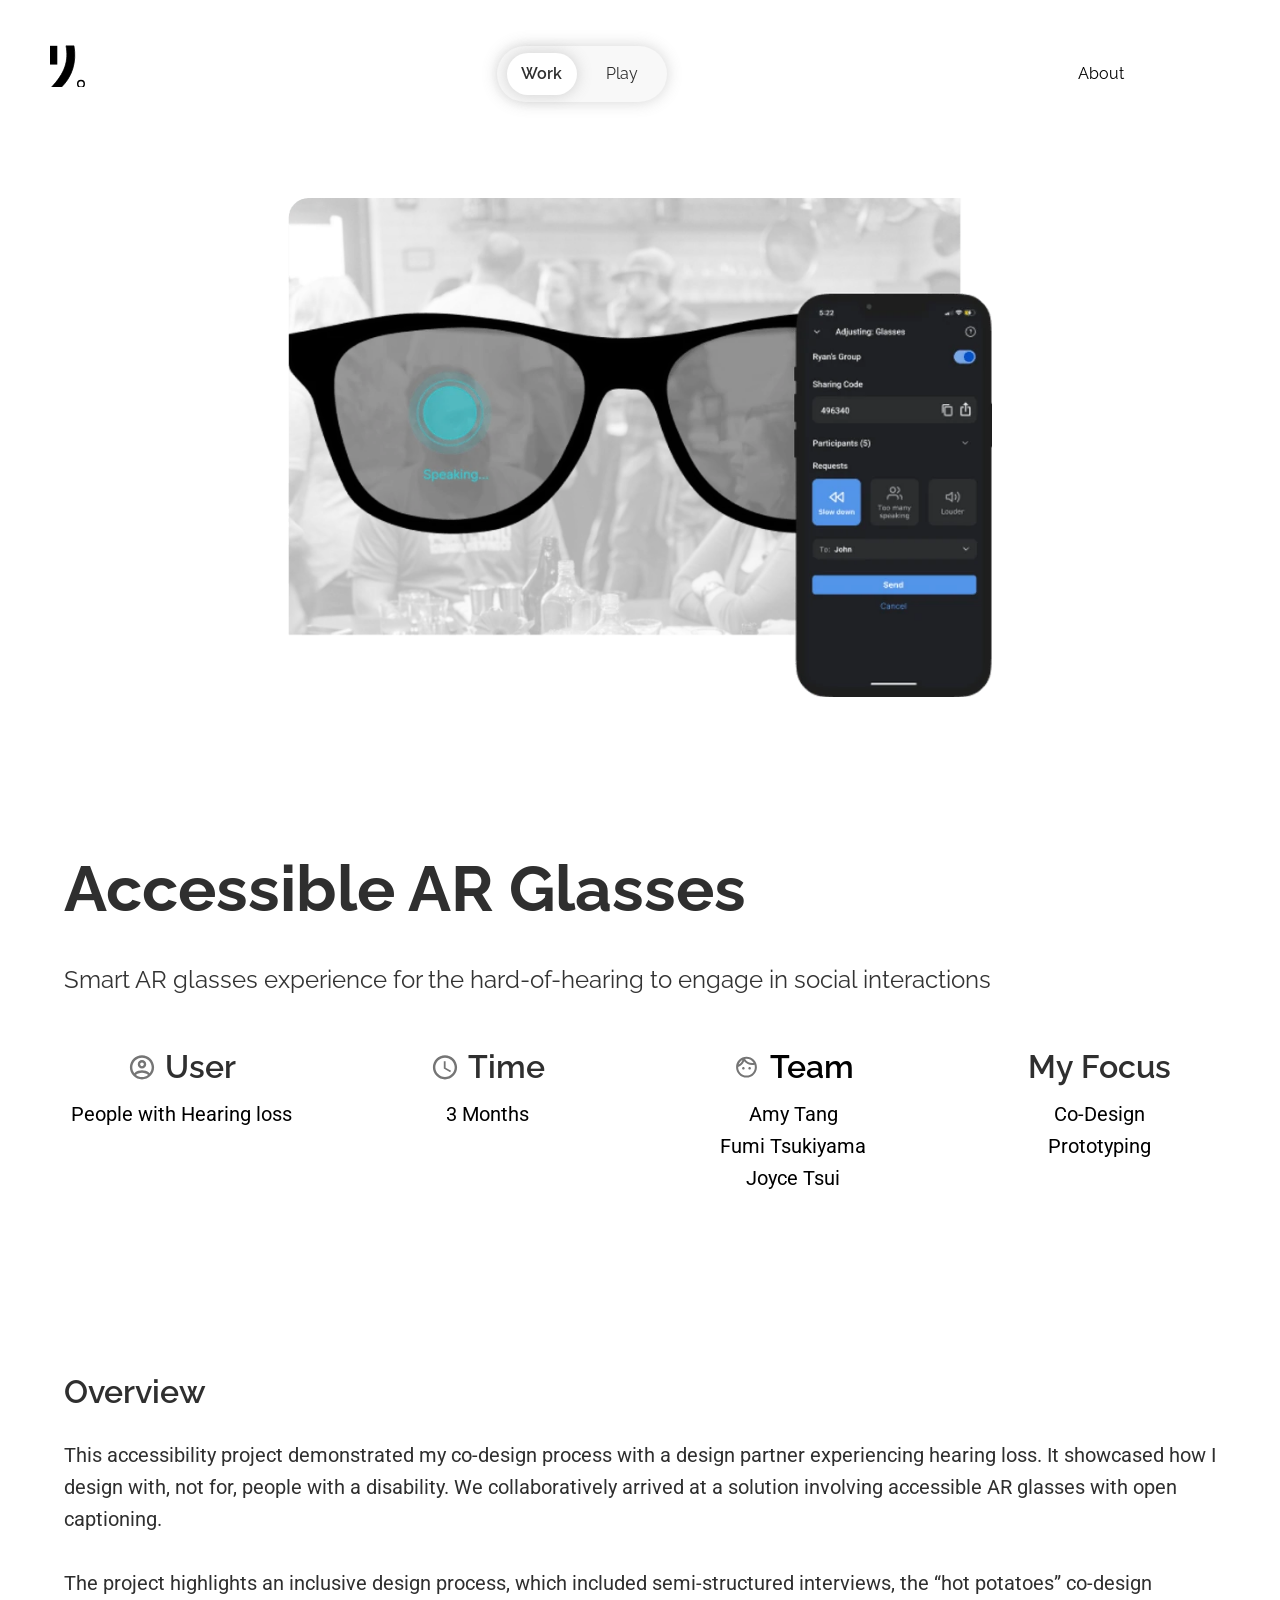
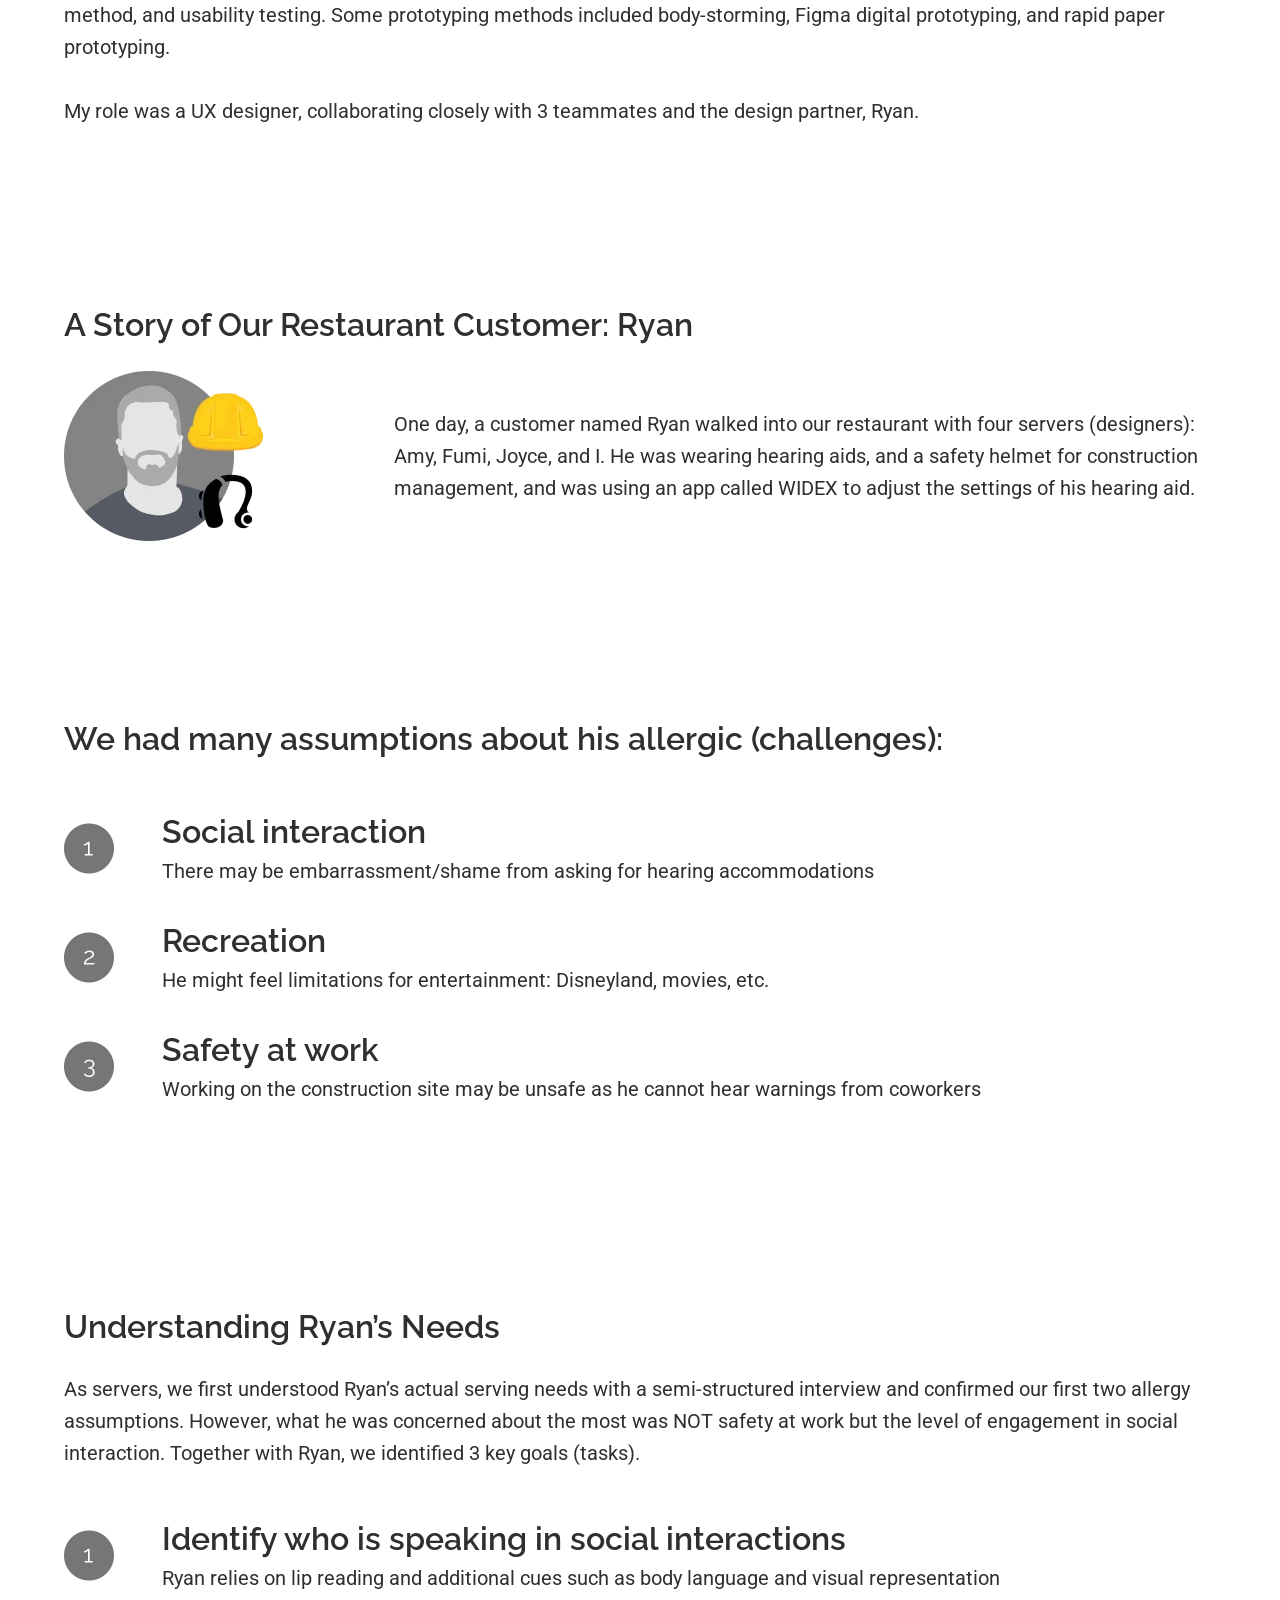
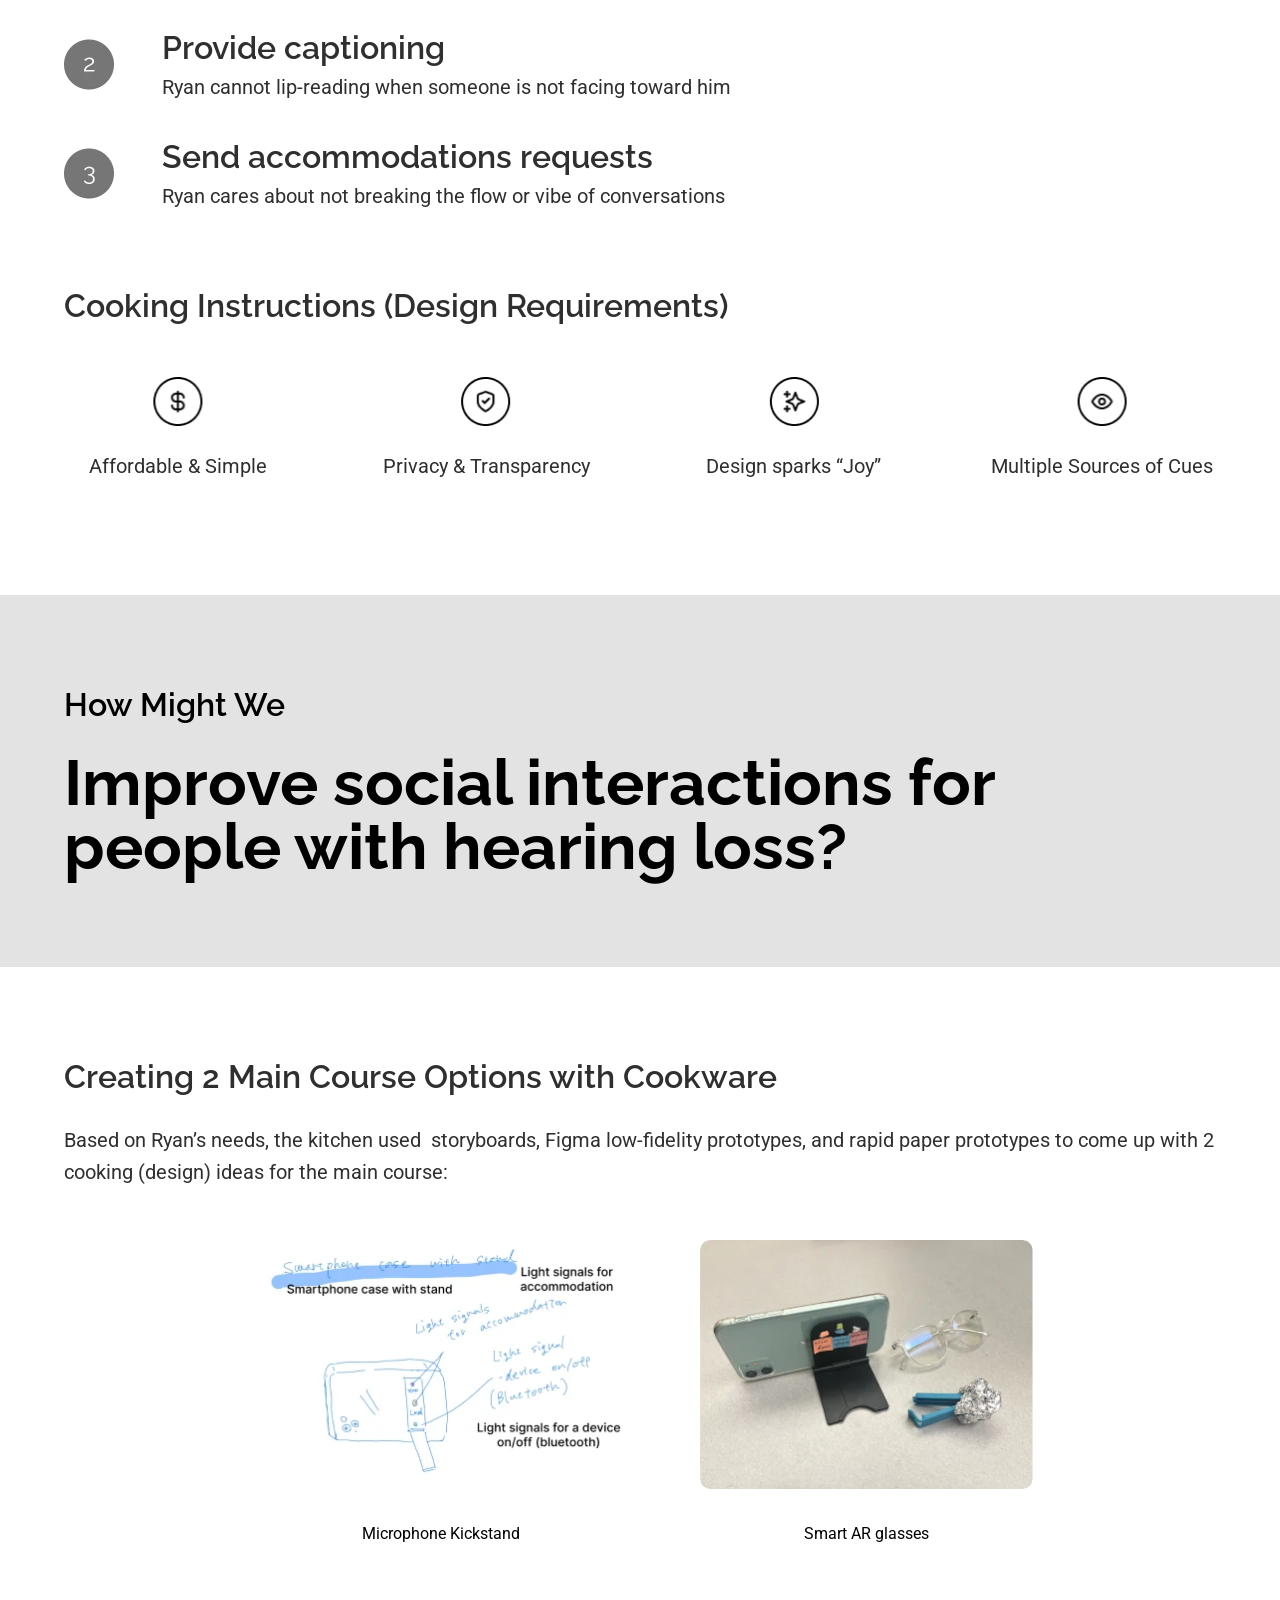
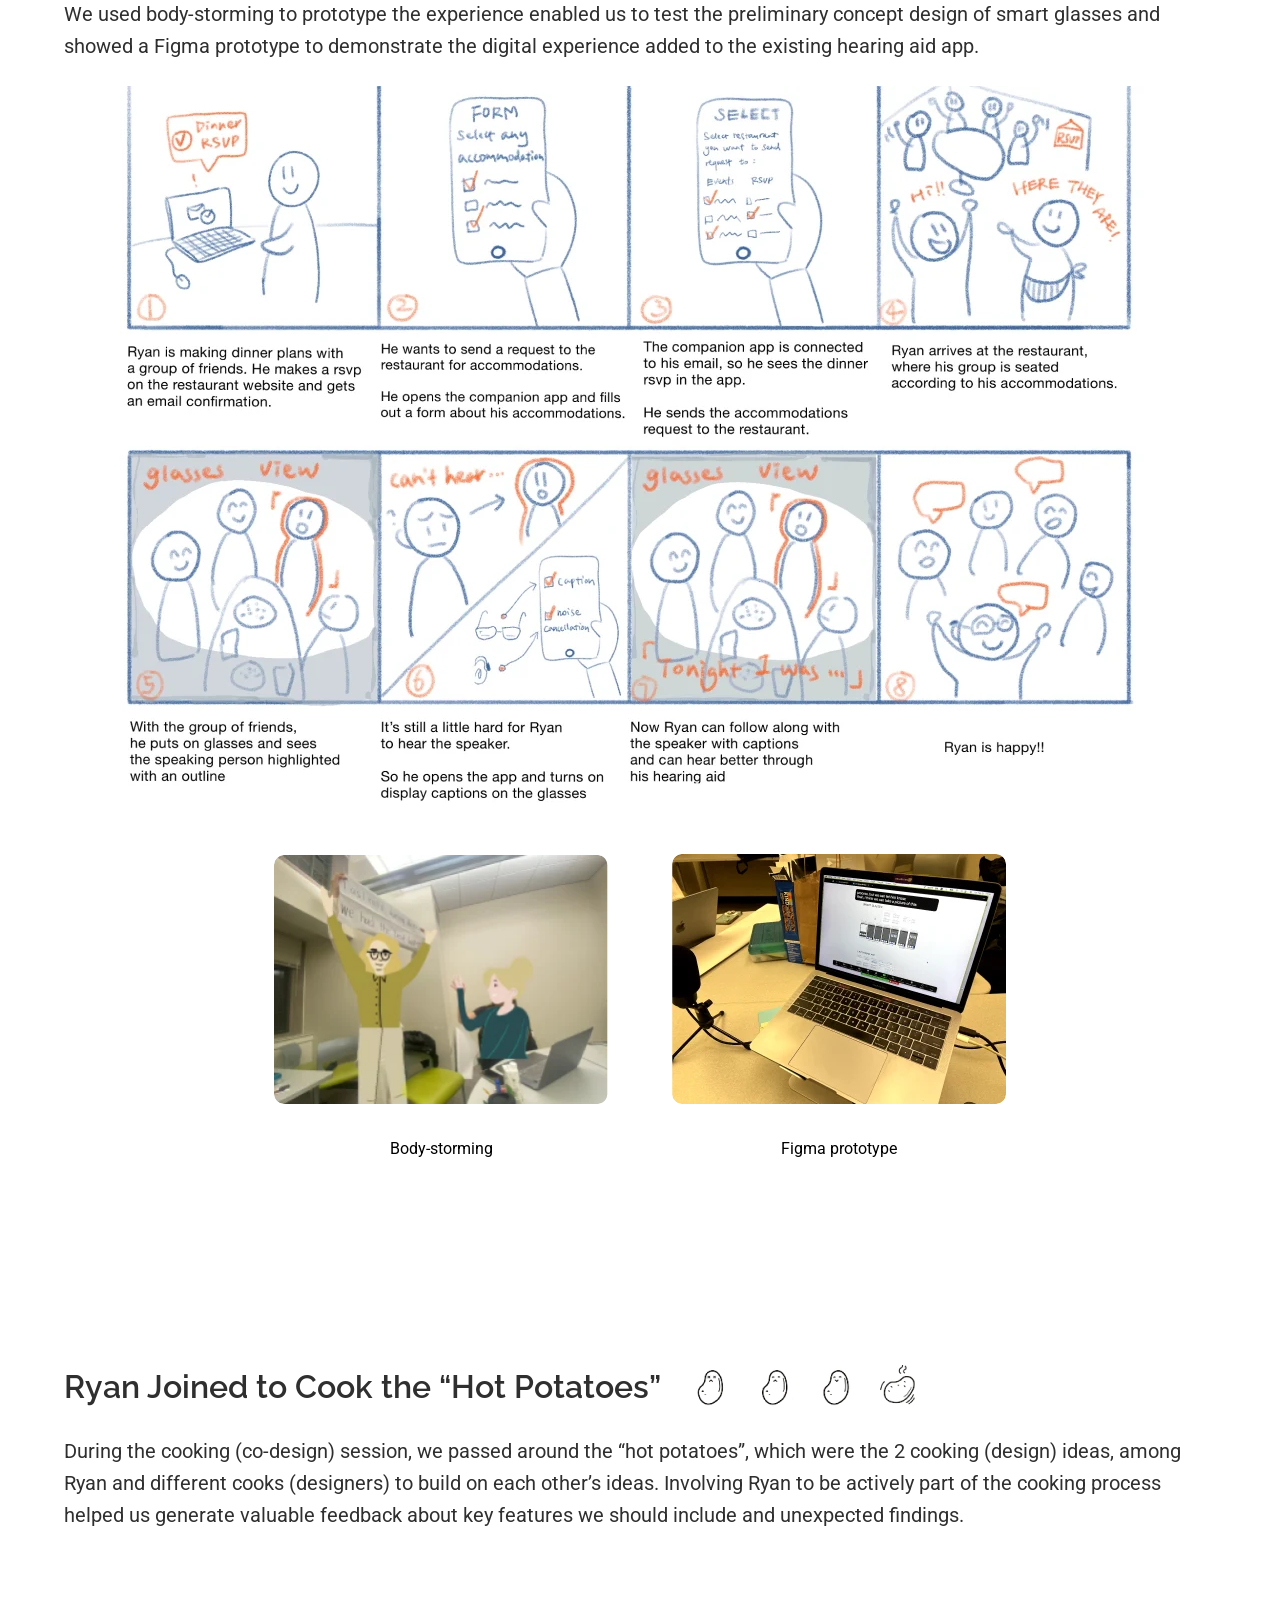
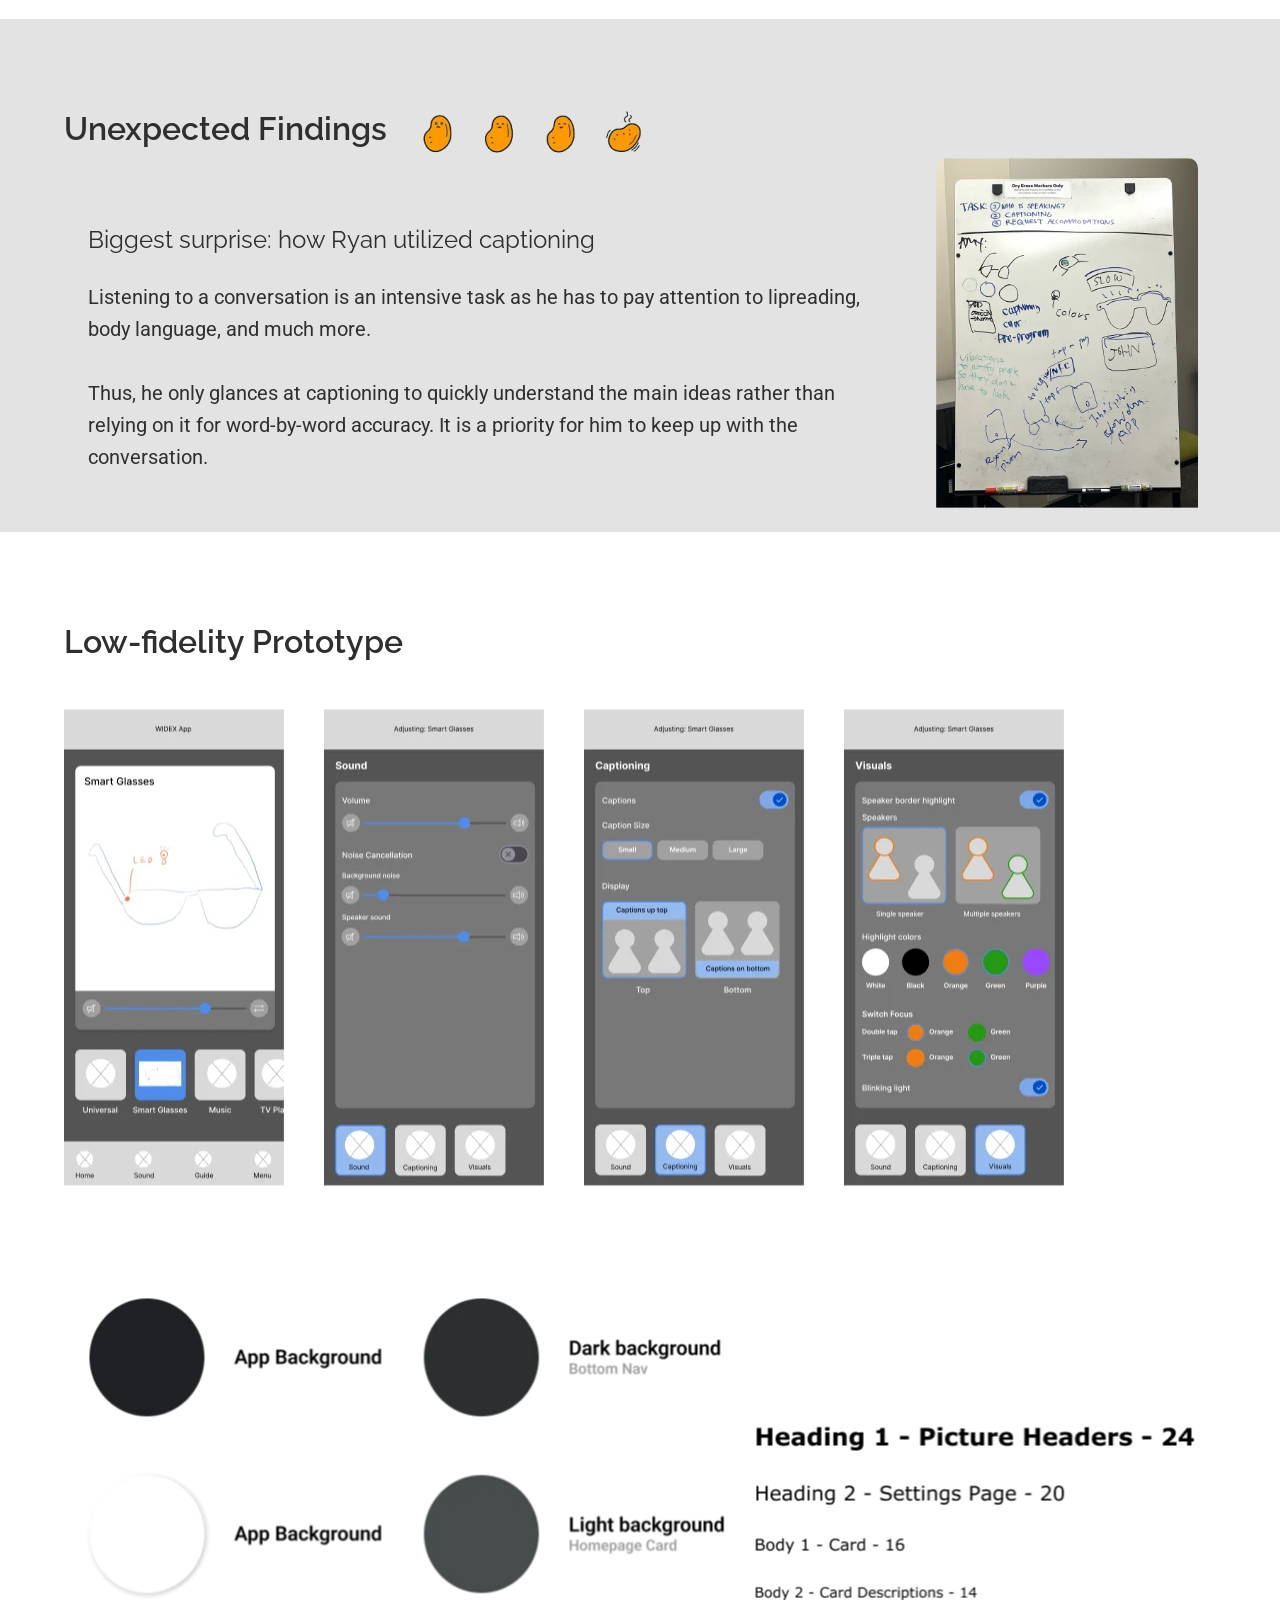
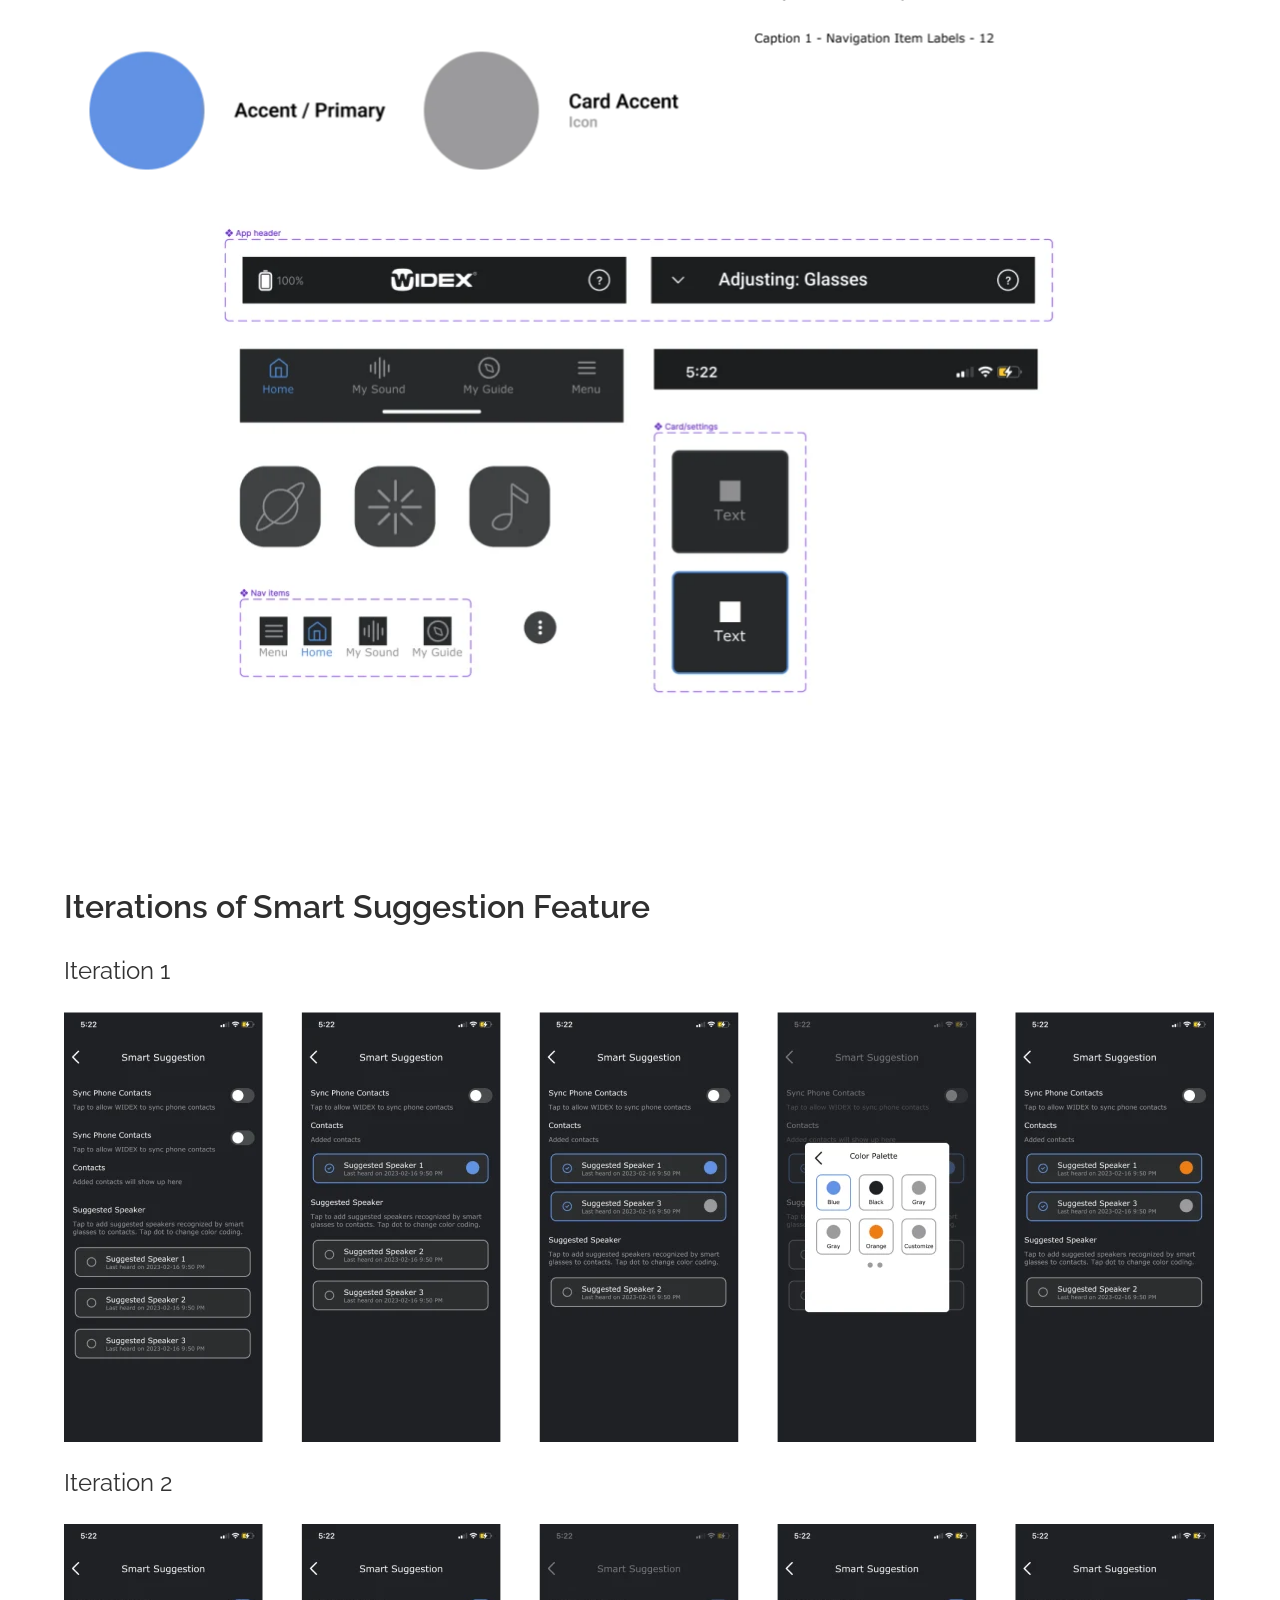
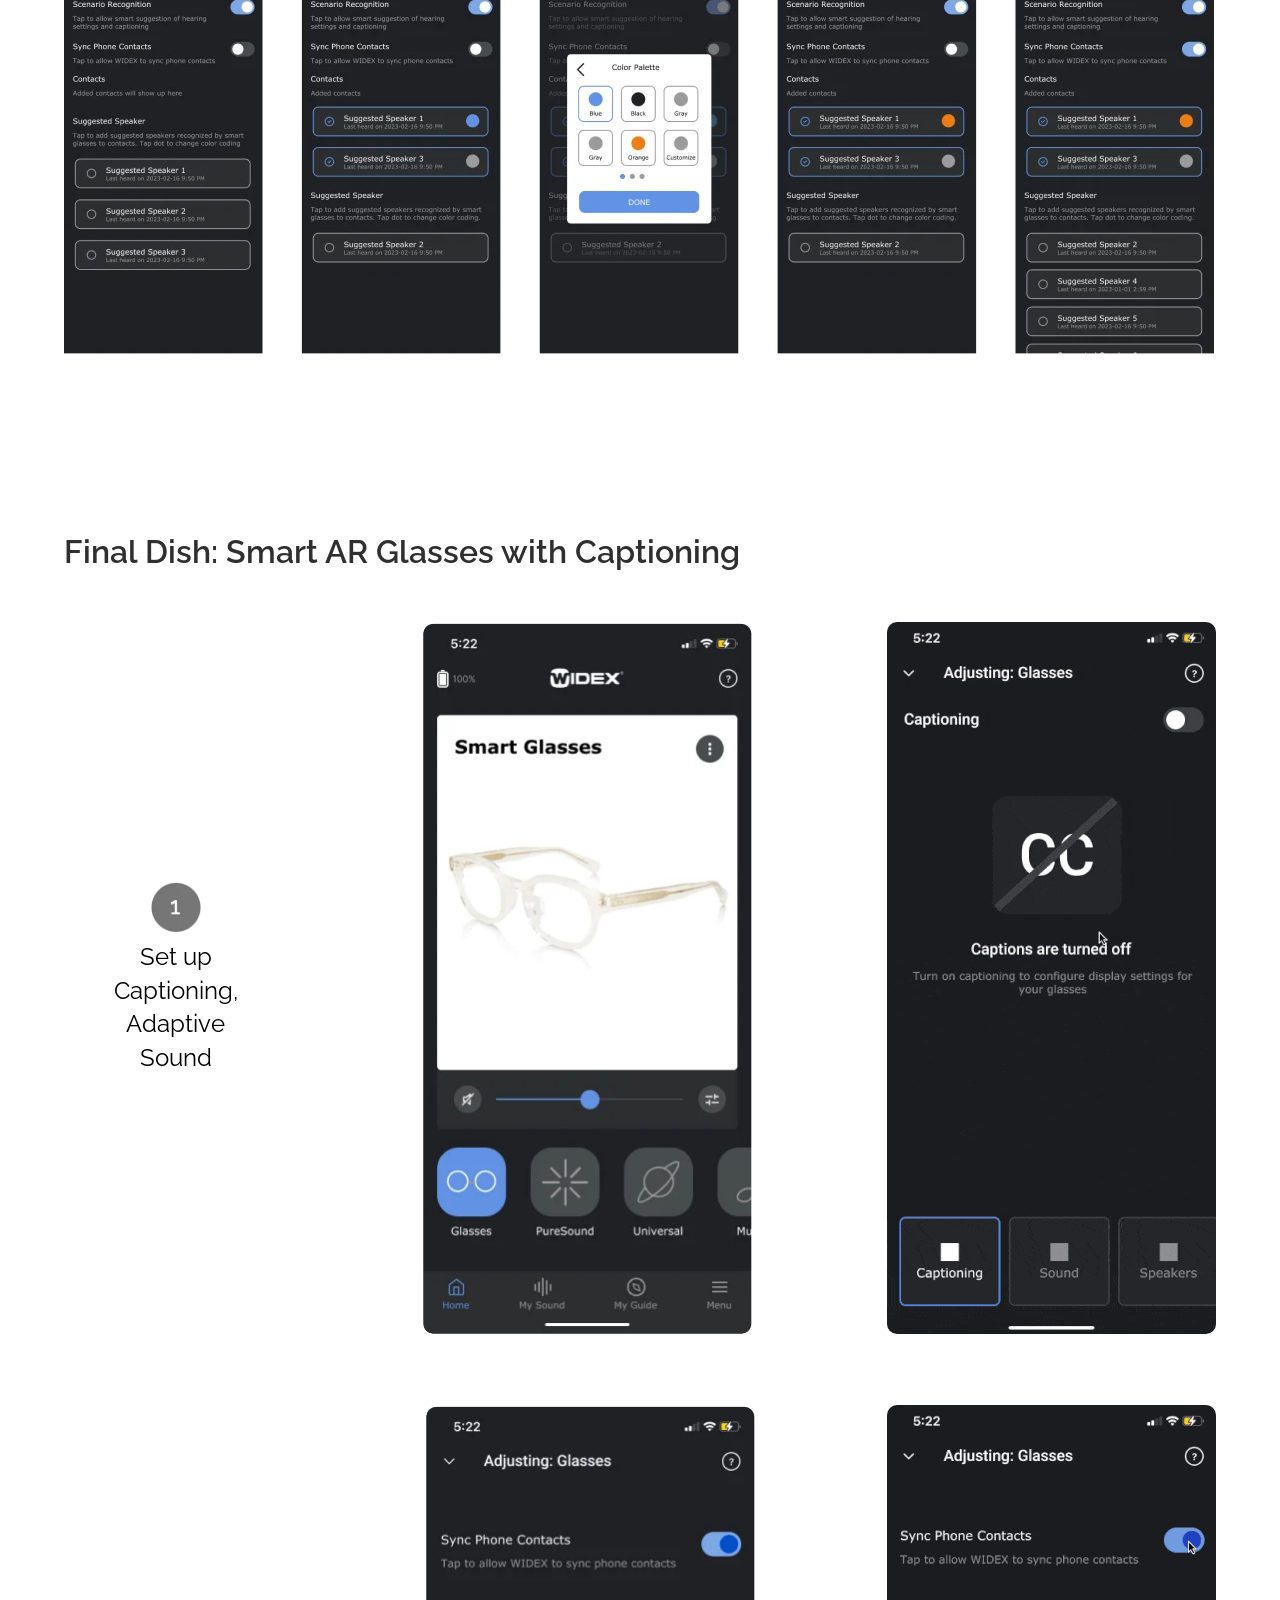
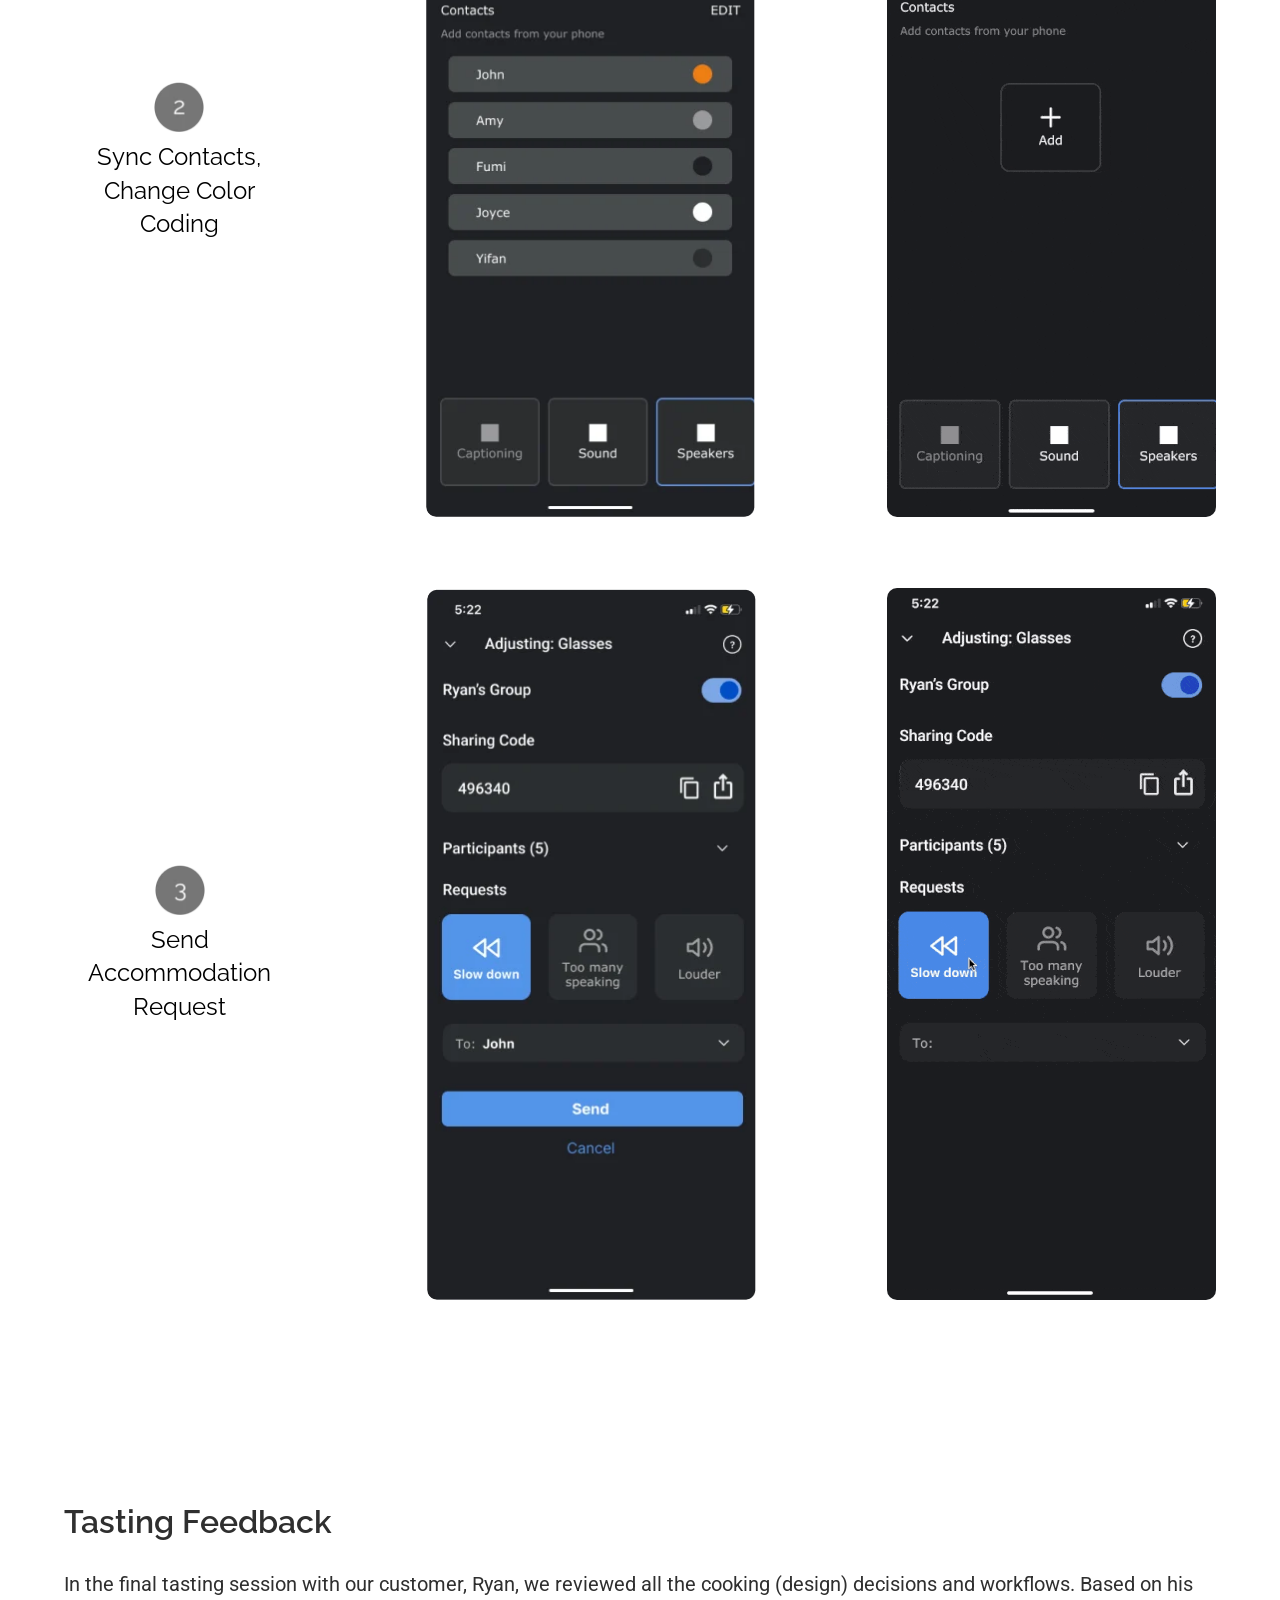
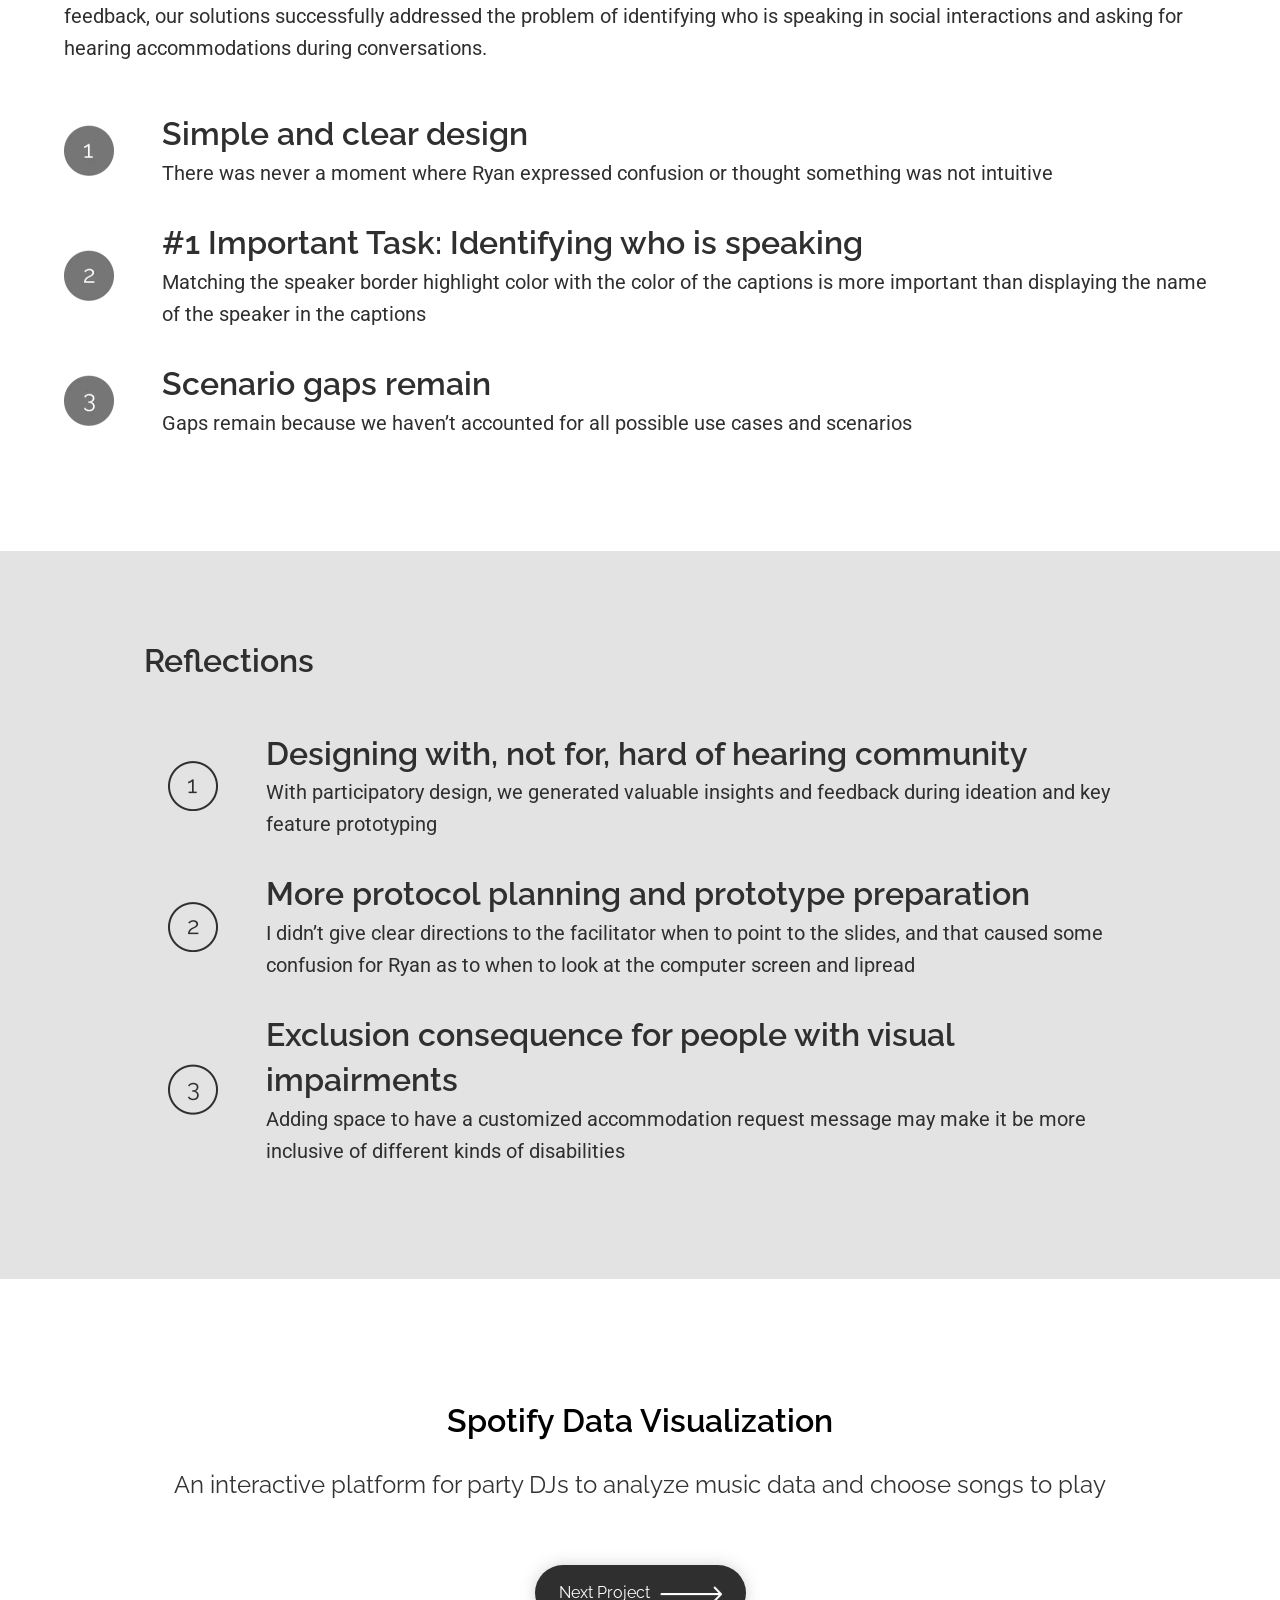
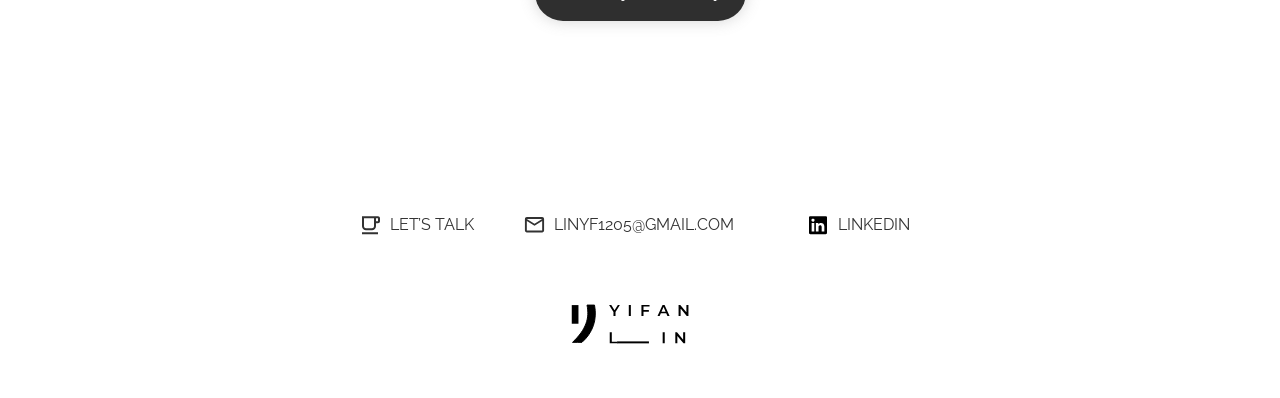
<file: works/ar-accessible-glasses/index.html>
<!DOCTYPE html><html lang="en"><head><meta charset="utf-8"/><meta name="description" content="A co-designed accessible AR glasses experience for people with hearing loss."/><title>AR Accessible Glasses</title><meta content="AR Accessible Glasses" property="og:title"/><meta content="AR Accessible Glasses" name="twitter:title"/><meta content="width=device-width, initial-scale=1" name="viewport"/><link href="../../assets/css/portfolio.css" rel="stylesheet"/>
<link href="../../site.css" rel="stylesheet"/><link href="https://fonts.googleapis.com/css2?family=Raleway:wght@300;400;500;600;700;800&amp;family=Roboto:wght@300;400;500;700&amp;display=swap" rel="stylesheet"/><link rel="preconnect" href="https://fonts.googleapis.com"/><link rel="preconnect" href="https://fonts.gstatic.com" crossorigin/><link href="../../assets/64f9a5094c0ef83f96128c89_Y_LOGO.webp" rel="shortcut icon" type="image/x-icon"/><link href="../../assets/64f9a54ee02b05b13fe72a64_Y_LOGO_256x256.webp" rel="apple-touch-icon"/></head><body><div data-collapse="medium" role="banner" class="navbar-work w-nav"><div class="navbarcontainer-3 w-container"><div class="navbar-content-3"><a href="../../" class="link-block-6 w-inline-block"><img src="../../assets/64ebe89e82865eba714292a4_Vectors-Wrapper.svg" loading="lazy" width="48" height="58" alt="" class="vectors-wrapper-23"/></a><div class="frame-93"><div class="frame-92"><div class="text-5">Work</div></div><a href="../../play/" class="playwork-link w-inline-block"><div class="frame-37"><div class="nav-bar-14">Play</div></div></a></div><div class="frame-94"><nav role="navigation" class="navbar-menu-3 w-nav-menu"><a href="../../about-me/" class="navbar-link-3 w-nav-link"><div class="nav-bar-15">About</div></a></nav></div></div><div class="w-nav-button" role="button" tabindex="0" aria-label="Toggle navigation" aria-expanded="false"><div class="w-icon-nav-menu"></div></div></div></div><div class="project-hero"><div class="project-container-45"><img src="../../assets/6512a98dd94039b67eea96fa_Smart-glass-2.webp" loading="lazy" width="704.5454711914062" height="500" alt="" srcset="../../assets/6512a98dd94039b67eea96fa_Smart-glass-2-p-500.webp 500w, ../../assets/6512a98dd94039b67eea96fa_Smart-glass-2-p-800.webp 800w, ../../assets/6512a98dd94039b67eea96fa_Smart-glass-2-p-1080.webp 1080w, ../../assets/6512a98dd94039b67eea96fa_Smart-glass-2.webp 1410w" sizes="(max-width: 479px) 96vw, (max-width: 767px) 97vw, 704.53125px" class="smart-glass-2"/></div></div><div class="project-summary"><div class="project-container-2"><div class="column-16"><div class="heading-1">Accessible AR Glasses</div><div class="heading-3">Smart AR glasses experience for the hard-of-hearing to engage in social interactions</div></div><div class="_4-columns"><div class="column-15"><div class="project-highligths-col"><div class="frame-95"><img src="../../assets/64f98726d7a4a087d5574f18_Vectors-Wrapper.svg" loading="lazy" width="30" height="30" alt="" class="vectors-wrapper-24"/><div class="heading-2">User</div></div><div class="paragraph-work-summary">People with Hearing loss</div></div></div><div class="column-15"><div class="project-highligths-col"><div class="frame-96"><img src="../../assets/64f987263020ea16226e73a6_Vectors-Wrapper.svg" loading="lazy" width="30" height="30" alt="" class="vectors-wrapper-24"/><div class="heading-2">Time</div></div><div class="paragraph-work-summary">3 Months</div></div></div><div class="column-45"><div class="project-highligths-col-5"><div class="frame-182"><div class="build"><wrapper class="vectors-wrapper-50"></wrapper><img src="../../assets/6512a9ec20159cf978c9dd38_Vectors-Wrapper.svg" loading="lazy" width="25" height="25" alt="" class="vectors-wrapper-51"/></div><div class="heading-95">Team</div></div><div class="paragraph-work-summary">Amy Tang
Fumi Tsukiyama
Joyce Tsui</div></div></div><div class="column-15"><div class="project-highligths-col"><div class="frame-95"><div class="heading-2 responsive">My Focus</div></div><div class="paragraph-work-summary">Co-Design<br/>Prototyping<br/></div></div></div></div></div></div><div class="overview"><div class="project-container-3"><div class="heading-2">Overview</div><div class="paragraph-work">This accessibility project demonstrated my co-design process with a design partner experiencing hearing loss. It showcased how I design with, not for, people with a disability. We collaboratively arrived at a solution involving accessible AR glasses with open captioning.<br/><br/>The project highlights an inclusive design process, which included semi-structured interviews, the “hot potatoes” co-design method, and usability testing. Some prototyping methods included body-storming, Figma digital prototyping, and rapid paper prototyping. <br/><br/>My role was a UX designer, collaborating closely with 3 teammates and the design partner, Ryan.<br/></div></div></div><div class="background"><div class="project-container-ar"><div class="heading-2">A Story of Our Restaurant Customer: Ryan</div><div class="frame-627130"><img src="../../assets/65d5d425a1245a4a4b2a056d_Ryan-profile-1.webp" loading="lazy" width="210" height="170" alt="" class="ryan-profile-1"/><div class="paragraph-work">One day, a customer named Ryan walked into our restaurant with four servers (designers): Amy, Fumi, Joyce, and I. He was wearing hearing aids, and a safety helmet for construction management, and was using an app called WIDEX to adjust the settings of his hearing aid.</div></div></div></div><div class="problem"><div class="project-container-ar"><div class="heading-2">We had many assumptions about his allergic (challenges):</div><div class="frame-627131"><div class="frame-627132"><div class="frame-627133"><img src="../../assets/65d5d46cc7c62c57a5f332ef_Frame-55-1.webp" loading="lazy" width="50" height="50" alt="" class="frame-55-1"/><div class="frame-627134"><div class="heading-2">Social interaction</div><div class="paragraph-work">There may be embarrassment/shame from asking for hearing accommodations</div></div></div><div class="frame-627133"><img src="../../assets/65d5d46c1605255218fa049e_Frame-72.webp" loading="lazy" width="50" height="50" alt="" class="frame-55-1"/><div class="frame-627134"><div class="heading-2">Recreation</div><div class="paragraph-work">He might feel limitations for entertainment: Disneyland, movies, etc.</div></div></div><div class="frame-627133"><img src="../../assets/65d5d46e4da88bd8a75aa569_Frame-73.webp" loading="lazy" width="50" height="50" alt="" class="frame-55-1"/><div class="frame-627134"><div class="heading-2">Safety at work</div><div class="paragraph-work">Working on the construction site may be unsafe as he cannot hear warnings from coworkers</div></div></div></div></div></div></div><div class="problem-2"><div class="project-container-ar"><div class="heading-2">Understanding Ryan’s Needs</div><div class="paragraph-work">As servers, we first understood Ryan’s actual serving needs with a semi-structured interview and confirmed our first two allergy assumptions. However, what he was concerned about the most was NOT safety at work but the level of engagement in social interaction. Together with Ryan, we identified 3 key goals (tasks).</div><div class="frame-627135"><div class="frame-627136"><div class="frame-627137"><img src="../../assets/65d5d46cc7c62c57a5f332ef_Frame-55-1.webp" loading="lazy" width="50" height="50" alt="" class="frame-55-1"/><div class="frame-627138"><div class="heading-2">Identify who is speaking in social interactions</div><div class="paragraph-work">Ryan relies on lip reading and additional cues such as body language and visual representation</div></div></div><div class="frame-627137"><img src="../../assets/65d5d46c1605255218fa049e_Frame-72.webp" loading="lazy" width="50" height="50" alt="" class="frame-55-1"/><div class="frame-627138"><div class="heading-2">Provide captioning</div><div class="paragraph-work">Ryan cannot lip-reading when someone is not facing toward him</div></div></div><div class="frame-627137"><img src="../../assets/65d5d46e4da88bd8a75aa569_Frame-73.webp" loading="lazy" width="50" height="50" alt="" class="frame-55-1"/><div class="frame-627138"><div class="heading-2">Send accommodations requests</div><div class="paragraph-work">Ryan cares about not breaking the flow or vibe of conversations</div></div></div></div></div></div><div class="project-container-ar"><div class="heading-2">Cooking Instructions (Design Requirements)</div><div class="column-54"><div class="feature-3"><img src="../../assets/65d5d5122ff95b21f6e601c6_ryan-need1.webp" loading="lazy" width="50" height="50" alt="" class="frame-55-1"/><div class="frame-627139"><div class="paragraph-work paragraph-ar">Affordable &amp; Simple</div></div></div><div class="feature-4"><img src="../../assets/65d5d513f1a548b23bbfbb31_ryan-need2.webp" loading="lazy" width="50" height="50" alt="" class="frame-55-1"/><div class="frame-627139"><div class="paragraph-work paragraph-ar">Privacy &amp; Transparency</div></div></div><div class="feature-4"><img src="../../assets/65d5d5134bed97adf7728c89_ryan-need3.webp" loading="lazy" width="50" height="50" alt="" class="frame-55-1"/><div class="frame-627139"><div class="paragraph-work paragraph-ar">Design sparks “Joy”</div></div></div><div class="feature-4"><img src="../../assets/65d5d514d31d3704d7ee9ea4_ryan-need4.webp" loading="lazy" width="50" height="50" alt="" class="frame-55-1"/><div class="frame-627139"><div class="paragraph-work paragraph-ar">Multiple Sources of Cues</div></div></div></div></div></div><div class="hmw ar"><div class="project-container-ar"><div class="text-30">How Might We</div><div class="text-31">Improve social interactions for people with hearing loss?</div></div></div><div class="crisis"><div class="project-container-ar"><div class="heading-2">Creating 2 Main Course Options with Cookware</div><div class="paragraph-work">Based on Ryan’s needs, the kitchen used  storyboards, Figma low-fidelity prototypes, and rapid paper prototypes to come up with 2 cooking (design) ideas for the main course:</div><div class="frame-77"><div class="frame-627140"><img src="../../assets/65d5d67814a8c42b087a68cf_Skech-1.webp" loading="lazy" width="389.6276550292969" height="250" alt="" class="skech-1"/><div class="notes">Microphone Kickstand</div></div><div class="frame-627141"><img src="../../assets/65d5d6790259892aea5db898_IMG_0995-(1)-1.webp" loading="lazy" width="333.3333435058594" height="250" alt="" class="img_0995-1-1"/><div class="notes">Smart AR glasses</div></div></div><div class="paragraph-work">We used body-storming to prototype the experience enabled us to test the preliminary concept design of smart glasses and showed a Figma prototype to demonstrate the digital experience added to the existing hearing aid app. </div><img src="../../assets/65d5d67a1144a969db109e77_IMG_0012.webp" loading="lazy" width="1152" height="717" alt="" srcset="../../assets/65d5d67a1144a969db109e77_IMG_0012-p-500.webp 500w, ../../assets/65d5d67a1144a969db109e77_IMG_0012-p-800.webp 800w, ../../assets/65d5d67a1144a969db109e77_IMG_0012-p-1080.webp 1080w, ../../assets/65d5d67a1144a969db109e77_IMG_0012.webp 1152w" sizes="(max-width: 479px) 90vw, (max-width: 767px) 94vw, (max-width: 991px) 95vw, (max-width: 1200px) 96vw, 1152px" class="skech-1"/><div class="frame-77"><div class="frame-627140"><img src="../../assets/65d5d67bd27bfd9014a201ea_body-storming-1.webp" loading="lazy" width="334.1708679199219" height="250" alt="" class="img_0995-1-1"/><div class="notes">Body-storming</div></div><div class="frame-627141"><img src="../../assets/65d5d67bc345ed217fd4dc0b_IMG_0982-1.webp" loading="lazy" width="333.75" height="250" alt="" class="img_0995-1-1"/><div class="notes">Figma prototype</div></div></div></div></div><div class="climax-ar"><div class="project-container-ar"><div class="frame-627142"><div class="heading-2">Ryan Joined to Cook the “Hot Potatoes”</div><img src="../../assets/65d5d93bfdec3129a8eb0129_image-32.webp" loading="lazy" width="240" height="46" alt="" class="image-32"/></div><div class="paragraph-work">During the cooking (co-design) session, we passed around the “hot potatoes”, which were the 2 cooking (design) ideas, among Ryan and different cooks (designers) to build on each other’s ideas. Involving Ryan to be actively part of the cooking process helped us generate valuable feedback about key features we should include and unexpected findings.</div></div></div><div class="solution---qr-2"><div class="project-container-ar"><div class="frame-627143"><div class="heading-2">Unexpected Findings</div><img src="../../assets/65d5d976ee7c68050685ab89_image-31.webp" loading="lazy" width="240" height="56.55588912963867" alt="" class="image-31"/></div><div class="_2-columns-14"><div class="column-55"><div class="heading-3">Biggest surprise: how Ryan utilized captioning</div><div class="paragraph-work">Listening to a conversation is an intensive task as he has to pay attention to lipreading, body language, and much more.

Thus, he only glances at captioning to quickly understand the main ideas rather than relying on it for word-by-word accuracy. It is a priority for him to keep up with the conversation.</div></div><div class="column-56"><img src="../../assets/65d5d976cd34c30d4ec63c46_IMG_0993-1.webp" loading="lazy" width="369.75" height="493" alt="" class="img_0993-1"/></div></div></div></div><div class="low-fi"><div class="project-container-ar"><div class="heading-2">Low-fidelity Prototype</div><img src="../../assets/65d5da148ebf492c695e57c9_Group-64-2.webp" loading="lazy" width="1000" height="476" alt="" srcset="../../assets/65d5da148ebf492c695e57c9_Group-64-2-p-500.webp 500w, ../../assets/65d5da148ebf492c695e57c9_Group-64-2-p-800.webp 800w, ../../assets/65d5da148ebf492c695e57c9_Group-64-2.webp 1000w" sizes="(max-width: 479px) 90vw, (max-width: 767px) 94vw, (max-width: 1052px) 95vw, 1000px" class="group-64-2"/></div><div class="project-container-66"><div class="frame-627144"><img src="../../assets/65d5da15abb3554452714923_AR-color-pallette-1.webp" loading="lazy" width="645" height="472" alt="" srcset="../../assets/65d5da15abb3554452714923_AR-color-pallette-1-p-500.webp 500w, ../../assets/65d5da15abb3554452714923_AR-color-pallette-1.webp 646w" sizes="(max-width: 479px) 90vw, (max-width: 767px) 93vw, (max-width: 991px) 645px, 65vw" class="group-64-2"/><img src="../../assets/65d5da167fd14e54929f2f76_AR-Typo.webp" loading="lazy" width="442" height="224" alt="" class="group-64-2"/></div></div><img src="../../assets/65d5da163726ab90d18b1b1b_Screen-Shot-2024-02-21-at-01.28-1.webp" loading="lazy" width="883" height="503" alt="" srcset="../../assets/65d5da163726ab90d18b1b1b_Screen-Shot-2024-02-21-at-01.28-1-p-500.webp 500w, ../../assets/65d5da163726ab90d18b1b1b_Screen-Shot-2024-02-21-at-01.28-1-p-800.webp 800w, ../../assets/65d5da163726ab90d18b1b1b_Screen-Shot-2024-02-21-at-01.28-1.webp 884w" sizes="(max-width: 991px) 100vw, 883px" class="group-64-2"/></div><div class="hi-fi"><div class="project-container-ar"><div class="heading-2">Iterations of Smart Suggestion Feature</div><div class="heading-3">Iteration 1</div><img src="../../assets/65d5da674c2842ba0699ec3e_AR-iteration-1-1.webp" loading="lazy" width="1150" height="429.3951721191406" alt="" srcset="../../assets/65d5da674c2842ba0699ec3e_AR-iteration-1-1-p-500.webp 500w, ../../assets/65d5da674c2842ba0699ec3e_AR-iteration-1-1-p-800.webp 800w, ../../assets/65d5da674c2842ba0699ec3e_AR-iteration-1-1-p-1080.webp 1080w, ../../assets/65d5da674c2842ba0699ec3e_AR-iteration-1-1.webp 1150w" sizes="(max-width: 479px) 90vw, (max-width: 767px) 94vw, (max-width: 991px) 95vw, (max-width: 1197px) 96vw, 1150px" class="ar-iteration-1-1"/><div class="heading-3">Iteration 2</div><img src="../../assets/65d5da69a5f2b2106e15ac40_AR-iteration-2-1.webp" loading="lazy" width="1150" height="429.3951721191406" alt="" srcset="../../assets/65d5da69a5f2b2106e15ac40_AR-iteration-2-1-p-500.webp 500w, ../../assets/65d5da69a5f2b2106e15ac40_AR-iteration-2-1-p-800.webp 800w, ../../assets/65d5da69a5f2b2106e15ac40_AR-iteration-2-1-p-1080.webp 1080w, ../../assets/65d5da69a5f2b2106e15ac40_AR-iteration-2-1.webp 1150w" sizes="(max-width: 479px) 90vw, (max-width: 767px) 94vw, (max-width: 991px) 95vw, (max-width: 1197px) 96vw, 1150px" class="ar-iteration-1-1"/></div></div><div class="final-design"><div class="project-container-ar"><div class="heading-2">Final Dish: Smart AR Glasses with Captioning</div><div class="leqvio-screens-2"><div class="leqvio-screen-col-3"><div class="leqvio-screen-num-2"><div class="frame-627145"><img src="../../assets/65d5daeefdec3129a8ec6a6e_Frame-55-1.webp" loading="lazy" width="50" height="50" alt="" class="frame-55-1"/><div class="text-40">1</div></div><div class="text-41">Set up Captioning, Adaptive Sound</div></div></div><div class="leqvio-screen-col-4"><img src="../../assets/65d5daef5aed1324c5dbdc34_Home-1.webp" loading="lazy" width="329" height="711.8084106445312" alt="" class="home-1"/></div><img src="../../assets/65d5dcda925d365ba51c36d3_ARSetup.gif" loading="lazy" alt="" class="image-33"/></div><div class="leqvio-screens-3"><div class="leqvio-screen-col-3"><div class="leqvio-screen-num-2"><img src="../../assets/65d5daf21ab39bd4cdedef9f_Frame-73.webp" loading="lazy" width="50" height="50" alt="" class="frame-55-1"/><div class="text-41">Sync Contacts, Change Color Coding</div></div></div><div class="leqvio-screen-col-4"><img src="../../assets/65d5daf0c6d86dc3d8c8eb9f_Change-color---updated-color-1.webp" loading="lazy" width="329" height="711.8084106445312" alt="" class="home-1"/></div><img src="../../assets/65d5de162e4e69f137bd4684_AR%20sync%20contacts.gif" loading="lazy" alt="" class="image-34"/></div><div class="leqvio-screens-3"><div class="leqvio-screen-col-3"><div class="leqvio-screen-num-2"><img src="../../assets/65d5daf28d9bcab4983bcf82_Frame-73.webp" loading="lazy" width="50" height="50" alt="" class="frame-55-1"/><div class="text-41">Send Accommodation Request</div></div></div><div class="leqvio-screen-col-4"><img src="../../assets/65d5daf356f588f3a287e05c_Request-1.webp" loading="lazy" width="329" height="711.8084106445312" alt="" class="home-1"/></div><img src="../../assets/65d5ded61912f988fac0ed16_AR%20Send%20request.gif" loading="lazy" alt="" class="image-35"/></div></div></div><div class="falling-actions"><div class="project-container-ar"><div class="heading-2">Tasting Feedback</div><div class="paragraph-work">In the final tasting session with our customer, Ryan, we reviewed all the cooking (design) decisions and workflows. Based on his feedback, our solutions successfully addressed the problem of identifying who is speaking in social interactions and asking for hearing accommodations during conversations. </div><div class="frame-627146"><div class="frame-627147"><div class="frame-627148"><img src="../../assets/65d5df6ac05a182c6bccec6c_Frame-55-1.webp" loading="lazy" width="50" height="50" alt="" class="frame-55-1"/><div class="frame-627149"><div class="heading-2">Simple and clear design</div><div class="paragraph-work">There was never a moment where Ryan expressed confusion or thought something was not intuitive</div></div></div><div class="frame-627148"><img src="../../assets/65d5df6b4e8e1391fb80ad1d_Frame-72.webp" loading="lazy" width="50" height="50" alt="" class="frame-55-1"/><div class="frame-627149"><div class="heading-2">#1 Important Task: Identifying who is speaking</div><div class="paragraph-work">Matching the speaker border highlight color with the color of the captions is more important than displaying the name of the speaker in the captions</div></div></div><div class="frame-627148"><img src="../../assets/65d5df6c14a8c42b08808bfc_Frame-73.webp" loading="lazy" width="50" height="50" alt="" class="frame-55-1"/><div class="frame-627149"><div class="heading-2">Scenario gaps remain</div><div class="paragraph-work">Gaps remain because we haven’t accounted for all possible use cases and scenarios</div></div></div></div></div></div></div><div class="reflection-5-ar"><div class="project-container-ar"><div class="heading-2">Reflections</div><div class="frame-627150"><div class="frame-627151"><div class="frame-627152"><img src="../../assets/65d5e02fc042e4a6fcc5cf60_Frame-58.webp" loading="lazy" width="50" height="50.5" alt="" class="frame-627153"/><div class="frame-627154"><div class="heading-2">Designing with, not for, hard of hearing community</div><div class="paragraph-work">With participatory design, we generated valuable insights and feedback during ideation and key feature prototyping</div></div></div><div class="frame-627152"><img src="../../assets/65d5e02fb77d28041c5d5a1e_Frame-54-2.webp" loading="lazy" width="50" height="50.5" alt="" class="frame-627153"/><div class="frame-627154"><div class="heading-2">More protocol planning and prototype preparation</div><div class="paragraph-work">I didn’t give clear directions to the facilitator when to point to the slides, and that caused some confusion for Ryan as to when to look at the computer screen and lipread</div></div></div><div class="frame-627152"><img src="../../assets/65d5e0305c4a5c6442c0aacd_Frame-54-3.webp" loading="lazy" width="50" height="50.5" alt="" class="frame-627153"/><div class="frame-627154"><div class="heading-2">Exclusion consequence for people with visual impairments</div><div class="paragraph-work">Adding space to have a customized accommodation request message may make it be more inclusive of different kinds of disabilities</div></div></div></div></div></div></div><div class="exploremore-work"><div class="column-next"><div class="heading-2-next">Spotify Data Visualization</div><div class="heading-3-next">An interactive platform for party DJs to analyze music data and choose songs to play</div><a href="../../works/spotify-data-visualization/" class="next-project-link w-inline-block"><div class="next-project-button"><div class="nav-bar-20">Next Project</div><img src="../../assets/6500105eb5750bddbc7d1925_Arrow-9-2.webp" loading="lazy" width="62" height="14.7619047164917" alt="" class="arrow-9-5"/></div></a></div></div><div class="footer"><div class="_2-columns-8"><div class="column-20"><div class="frame-106"><img src="../../assets/64f98a1783e6147f66a41ce5_Vectors-Wrapper.svg" loading="lazy" width="24" height="24" alt="" class="vectors-wrapper-35"/><div class="nav-bar-17">LET’S TALK</div></div></div><div class="column-21"><div class="frame-106"><img src="../../assets/64f98a17b397a155ddf312db_Vectors-Wrapper.svg" loading="lazy" width="24" height="24" alt="" class="vectors-wrapper-35"/><div class="nav-bar-17">LINYF1205@GMAIL.COM</div></div></div><div class="column-22"><div class="frame-95"><img src="../../assets/64f98a18d144655082c3a91c_Vectors-Wrapper.svg" loading="lazy" width="24" height="24" alt="" class="vectors-wrapper-35"/><div class="nav-bar-17">LINKEDIN</div></div></div></div><img src="../../assets/64f98a19417f4a3bb4cdf763_Vectors-Wrapper.svg" loading="lazy" width="139" height="52" alt="" class="vectors-wrapper-34"/></div><script src="../../site.js" defer></script></body></html>
</file>
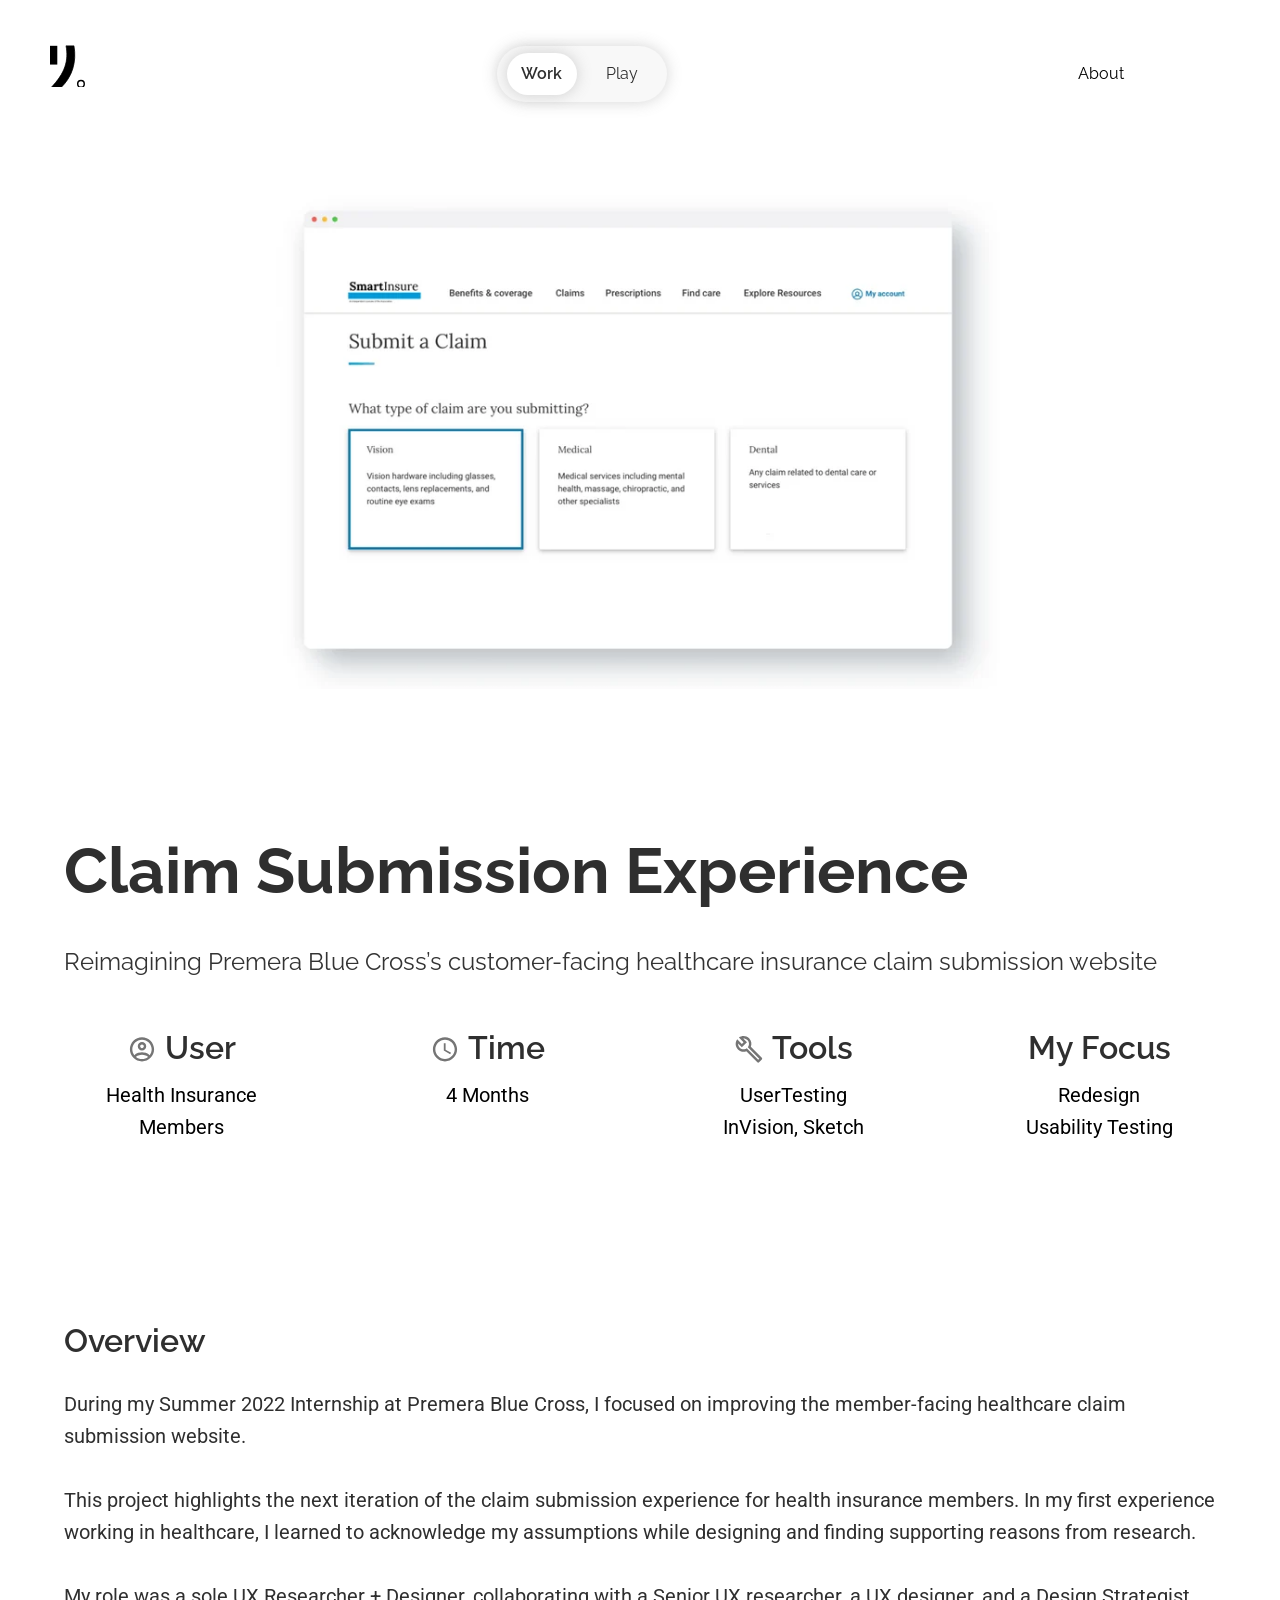
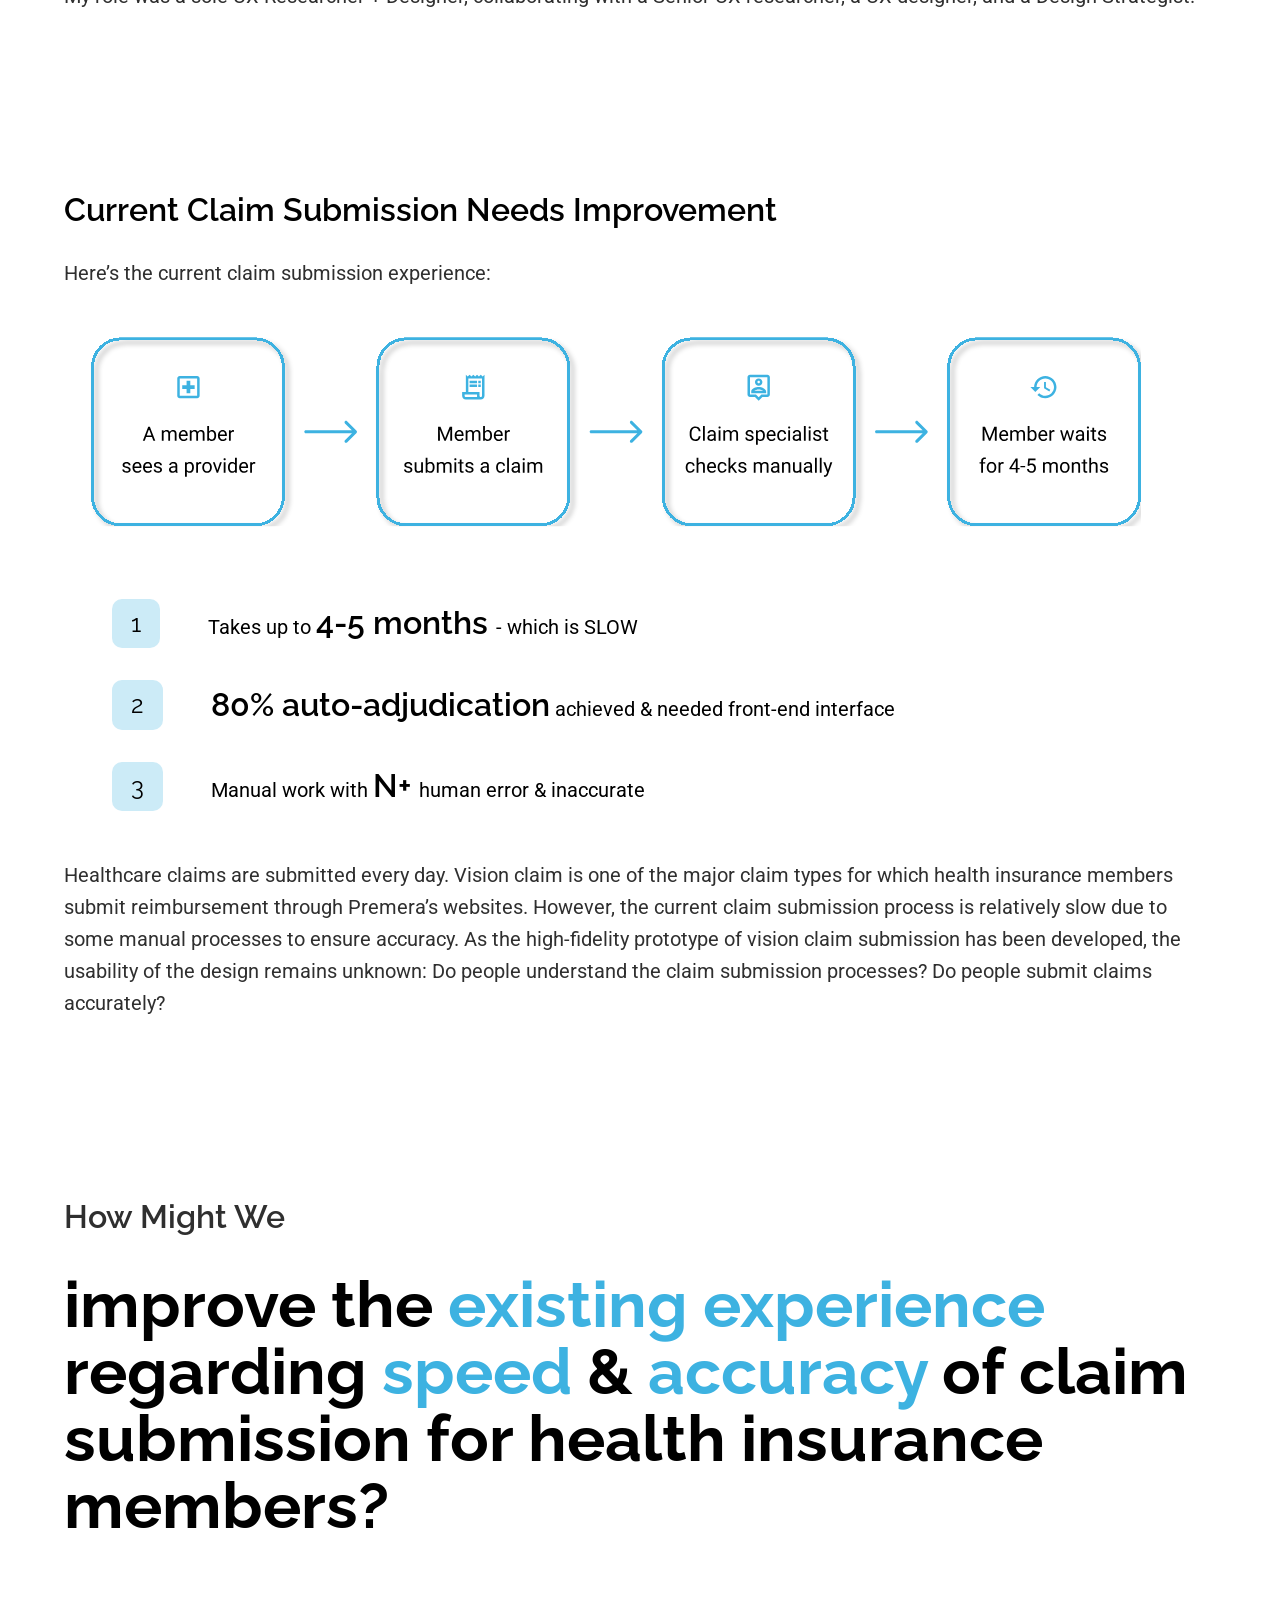
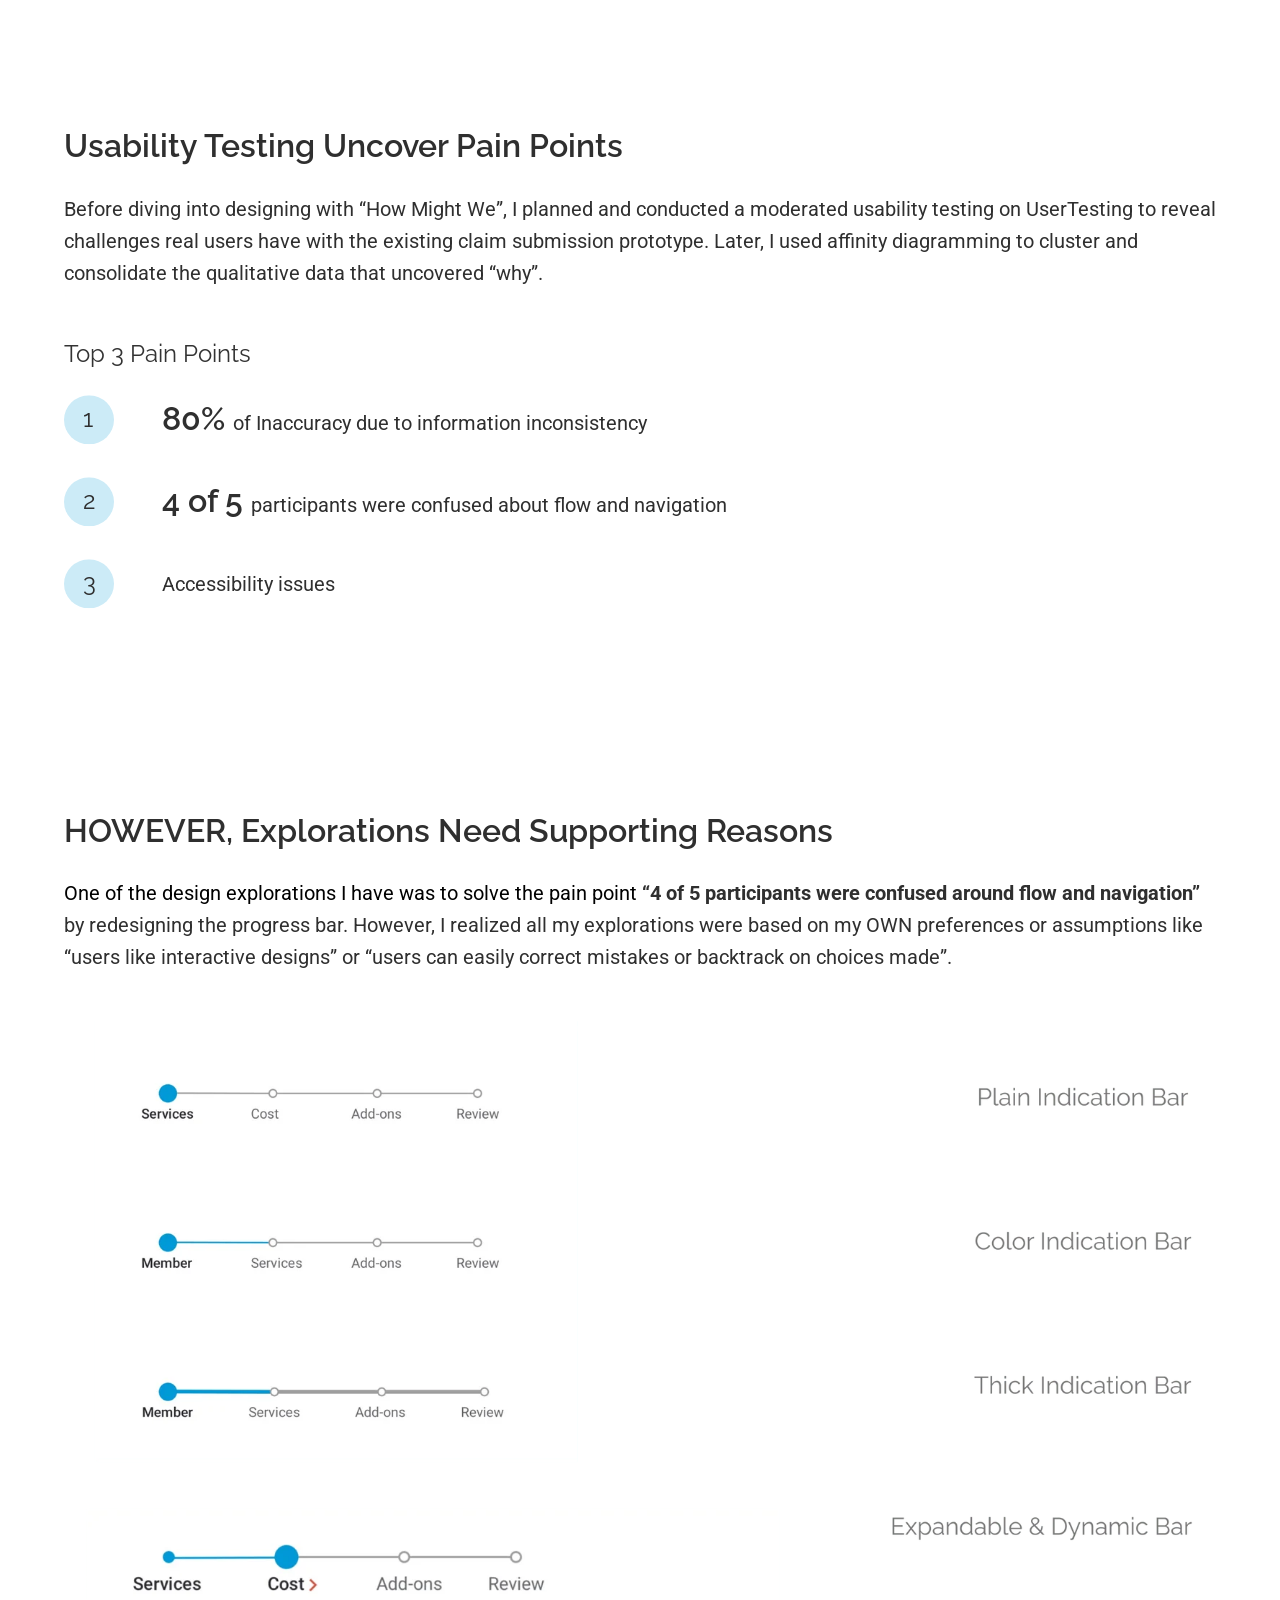
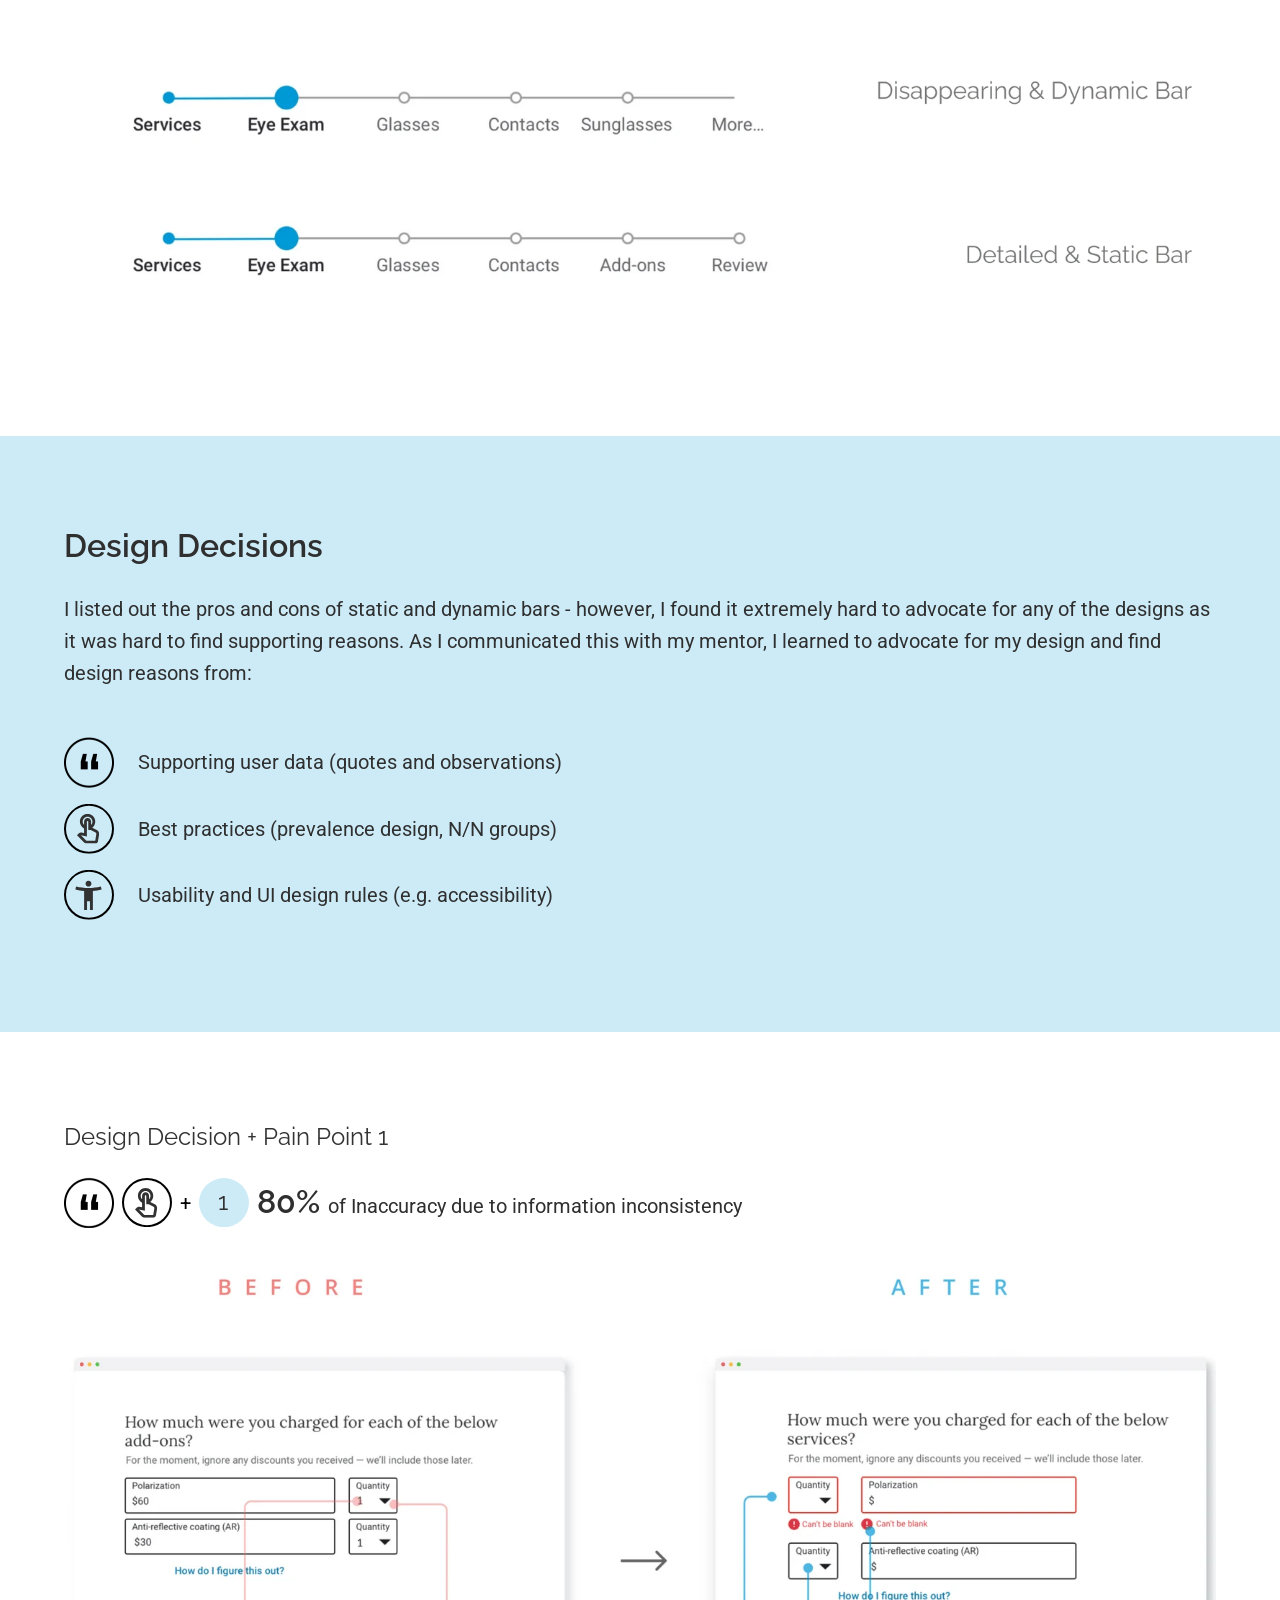
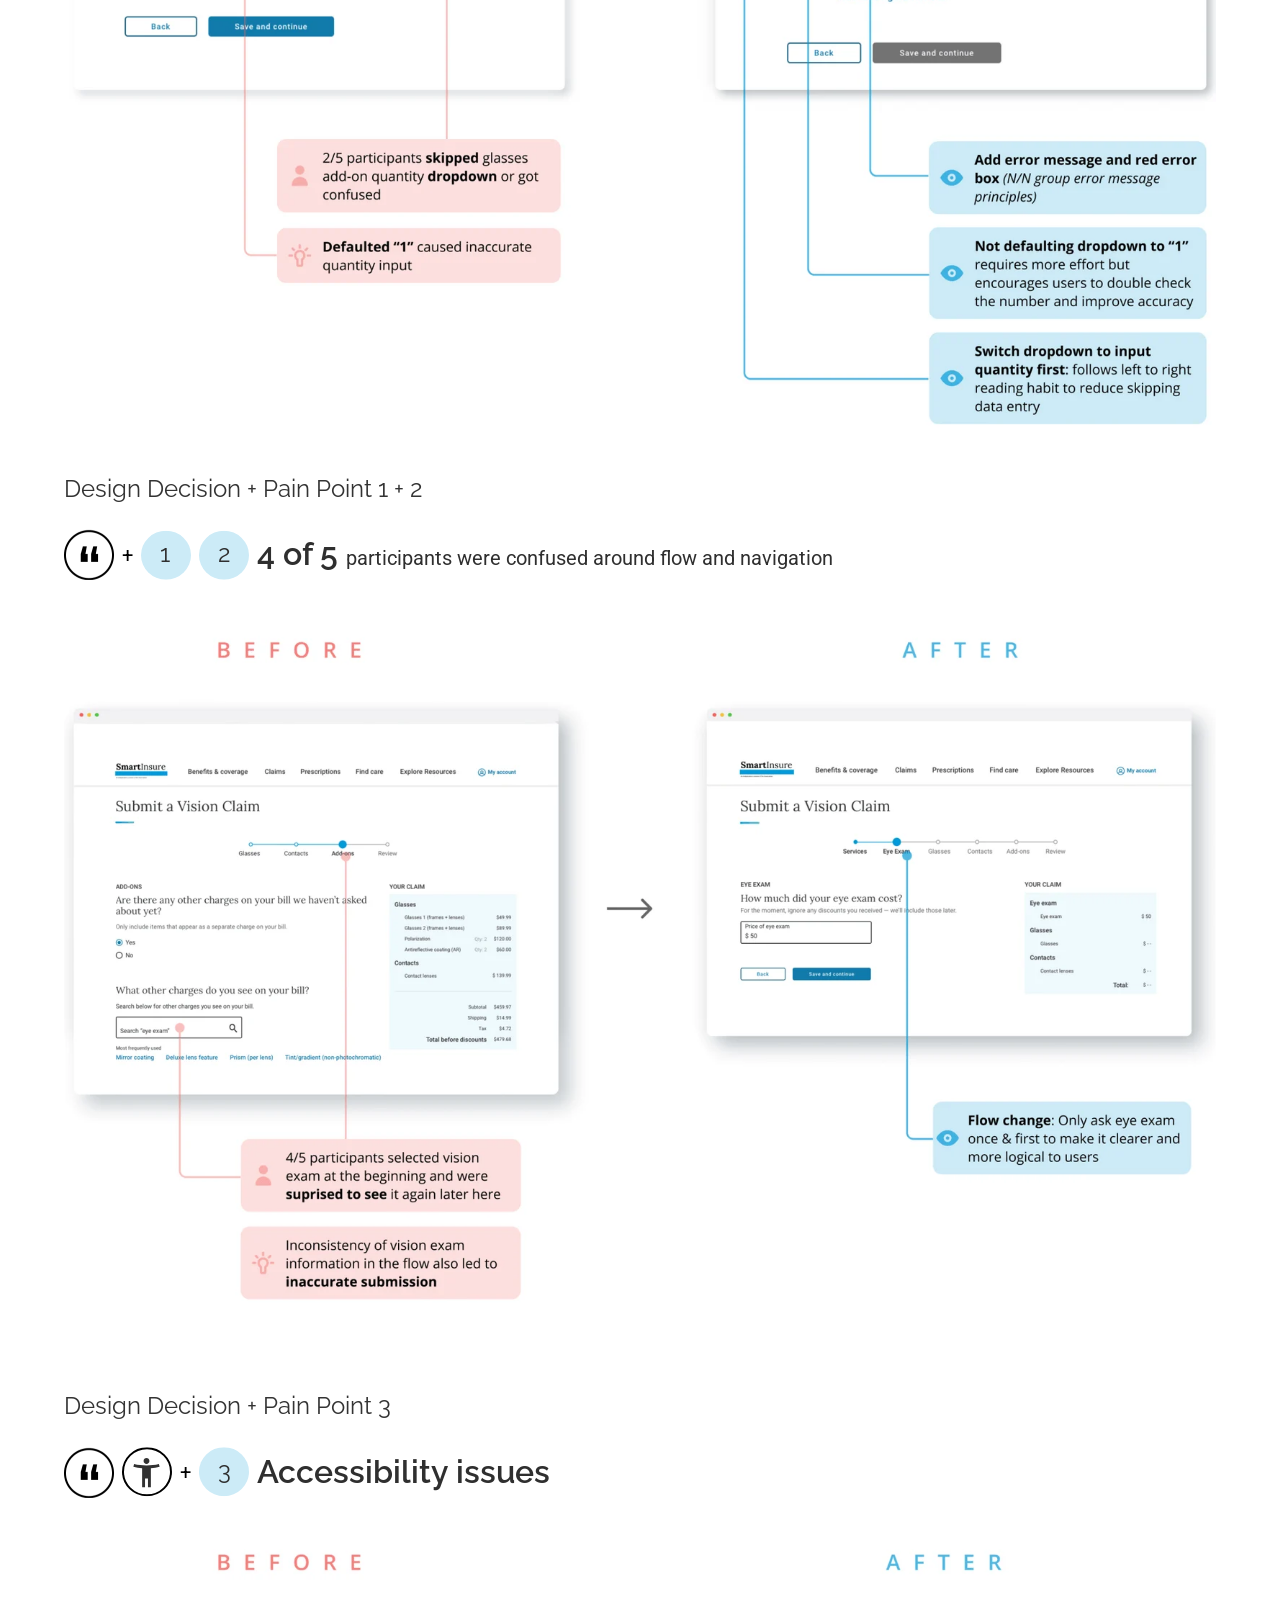
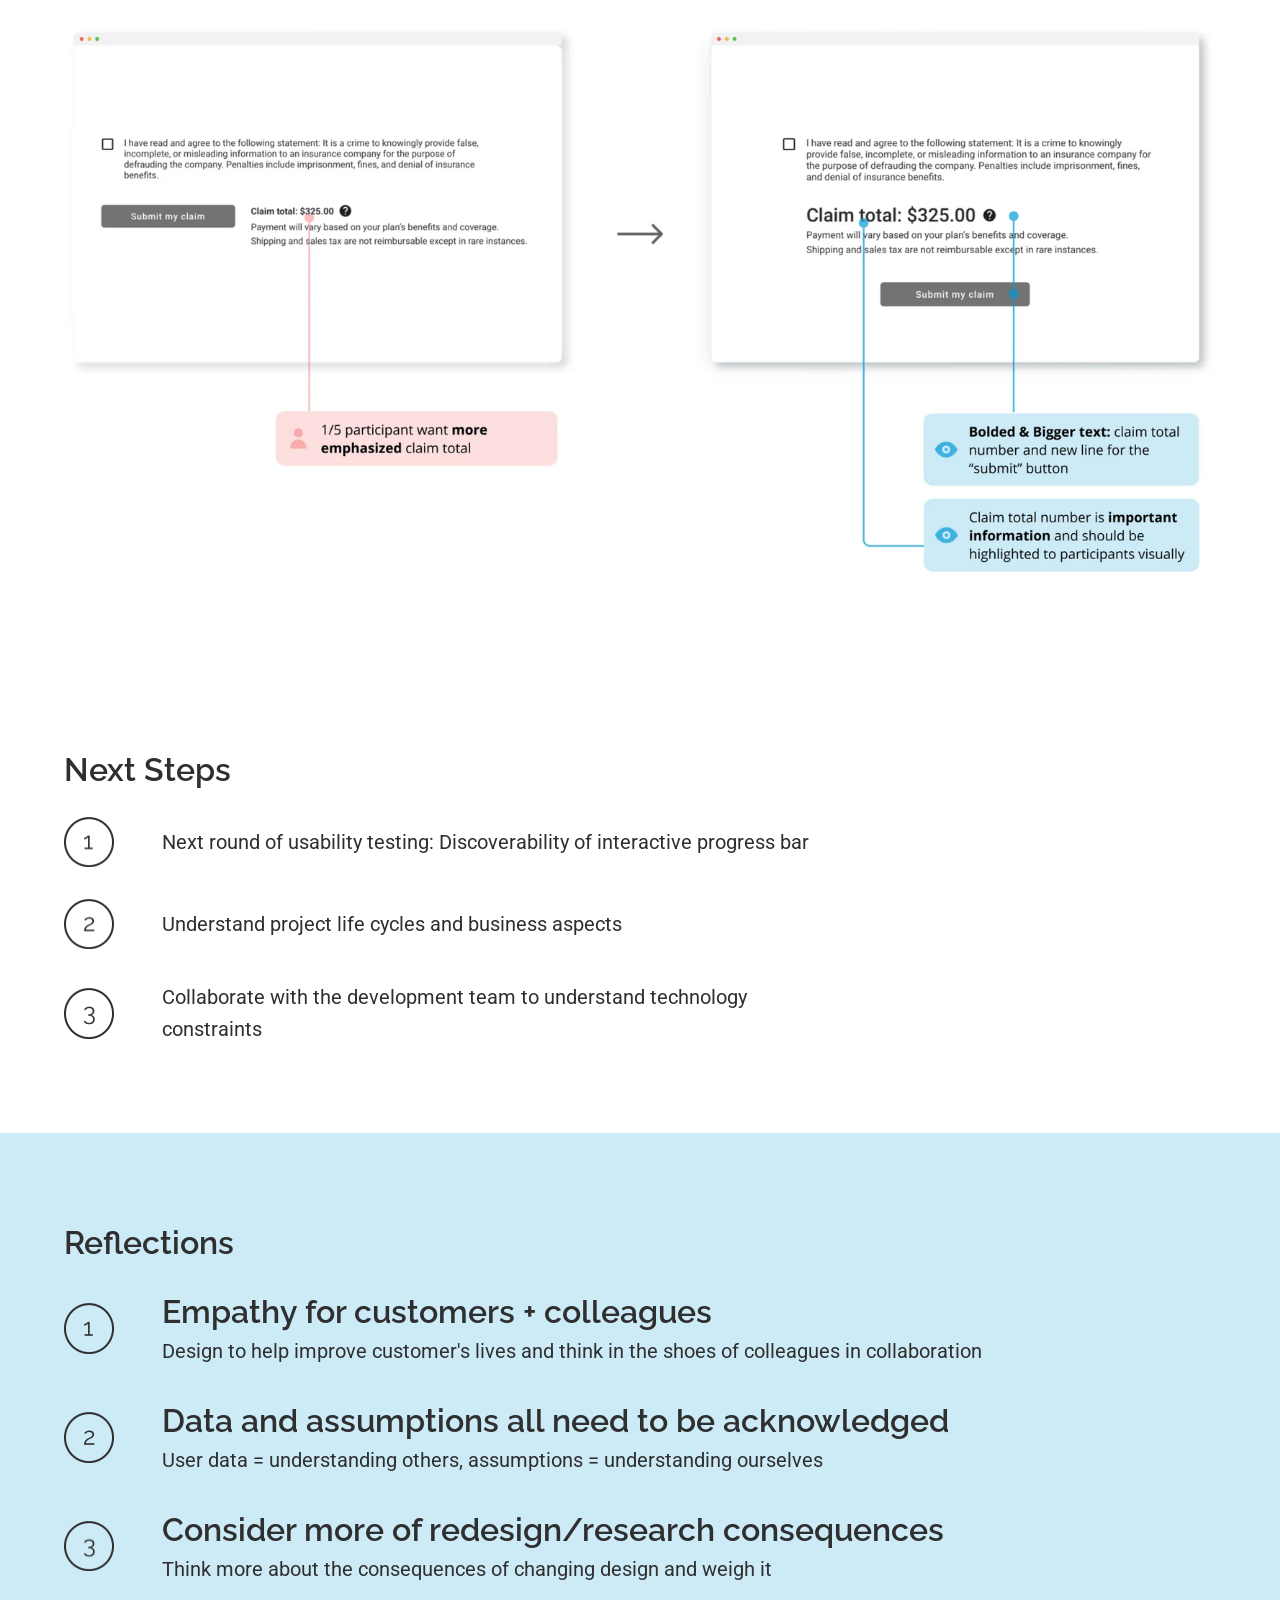
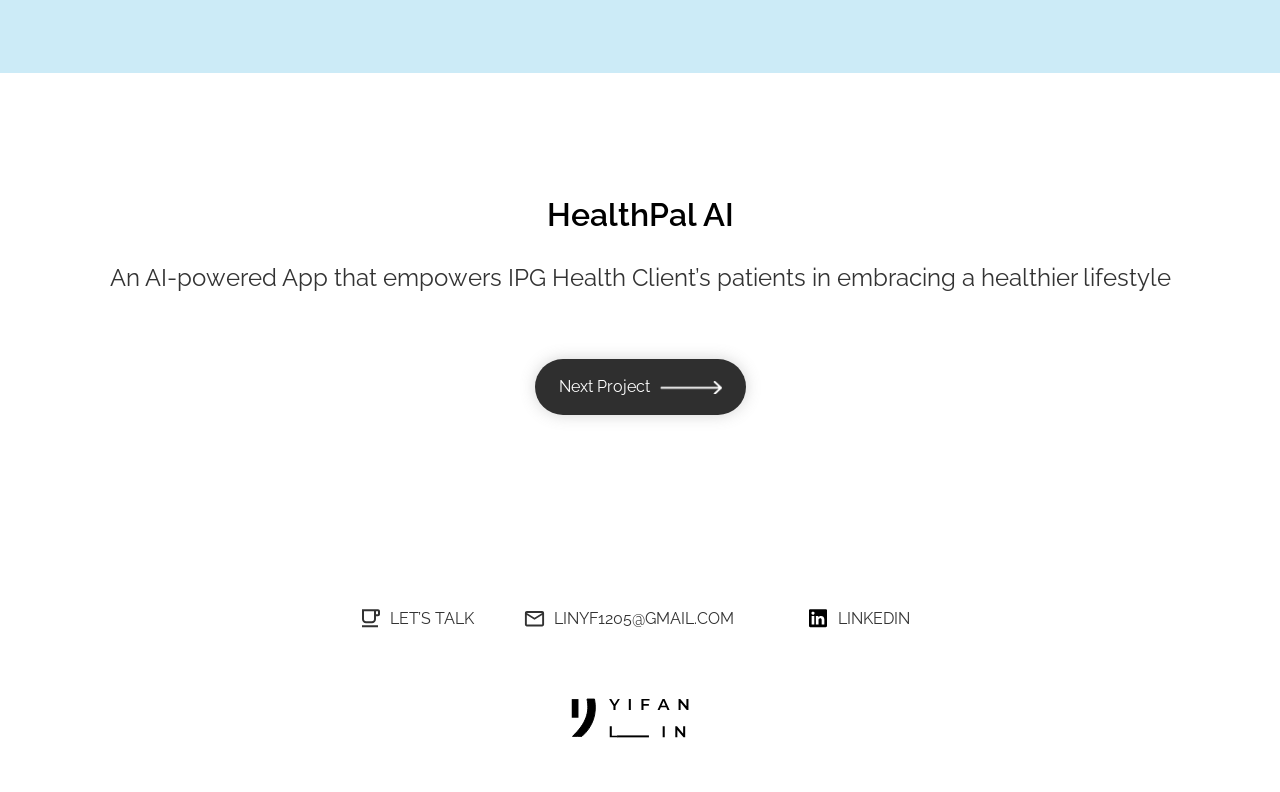
<file: works/healthcare-claim-experience/index.html>
<!DOCTYPE html><html lang="en"><head><meta charset="utf-8"/><meta name="description" content="A case study reimagining Premera Blue Cross’s customer-facing healthcare insurance claim submission experience."/><title>Claim Submission Experience</title><meta content="Claim Submission Experience" property="og:title"/><meta content="Claim Submission Experience" name="twitter:title"/><meta content="width=device-width, initial-scale=1" name="viewport"/><link href="../../assets/css/portfolio.css" rel="stylesheet"/>
<link href="../../site.css" rel="stylesheet"/><link href="https://fonts.googleapis.com/css2?family=Raleway:wght@300;400;500;600;700;800&amp;family=Roboto:wght@300;400;500;700&amp;display=swap" rel="stylesheet"/><link rel="preconnect" href="https://fonts.googleapis.com"/><link rel="preconnect" href="https://fonts.gstatic.com" crossorigin/><link href="../../assets/64f9a5094c0ef83f96128c89_Y_LOGO.webp" rel="shortcut icon" type="image/x-icon"/><link href="../../assets/64f9a54ee02b05b13fe72a64_Y_LOGO_256x256.webp" rel="apple-touch-icon"/></head><body><div data-collapse="medium" role="banner" class="navbar-work w-nav"><div class="navbarcontainer-3 w-container"><div class="navbar-content-3"><a href="../../" class="link-block-6 w-inline-block"><img src="../../assets/64ebe89e82865eba714292a4_Vectors-Wrapper.svg" loading="lazy" width="48" height="58" alt="" class="vectors-wrapper-23"/></a><div class="frame-93"><div class="frame-92"><div class="text-5">Work</div></div><a href="../../play/" class="playwork-link w-inline-block"><div class="frame-37"><div class="nav-bar-14">Play</div></div></a></div><div class="frame-94"><nav role="navigation" class="navbar-menu-3 w-nav-menu"><a href="../../about-me/" class="navbar-link-3 w-nav-link"><div class="nav-bar-15">About</div></a></nav></div></div><div class="w-nav-button" role="button" tabindex="0" aria-label="Toggle navigation" aria-expanded="false"><div class="w-icon-nav-menu"></div></div></div></div><div class="project-hero"><div class="project-container-14"><img src="../../assets/650007582ea475d9247b74cb_modern-thin-frame-realistic-laptop_213110-114-1.webp" loading="lazy" width="741.6520385742188" height="500" alt="" srcset="../../assets/650007582ea475d9247b74cb_modern-thin-frame-realistic-laptop_213110-114-1-p-500.webp 500w, ../../assets/650007582ea475d9247b74cb_modern-thin-frame-realistic-laptop_213110-114-1-p-800.webp 800w, ../../assets/650007582ea475d9247b74cb_modern-thin-frame-realistic-laptop_213110-114-1-p-1080.webp 1080w, ../../assets/650007582ea475d9247b74cb_modern-thin-frame-realistic-laptop_213110-114-1.webp 1484w" sizes="(max-width: 479px) 90vw, (max-width: 991px) 94vw, 741.640625px" class="modern-thin-frame-realistic-laptop_213110-114-1"/></div></div><div class="project-summary"><div class="project-container-15"><div class="column"><div class="heading-1">Claim Submission Experience</div><div class="heading-3">Reimagining Premera Blue Cross’s customer-facing healthcare insurance claim submission website</div></div><div class="_4-columns-2"><div class="column-27"><div class="project-highligths-col-2"><div class="frame-34"><img src="../../assets/6500091b770300d1e9a53d7e_Vectors-Wrapper.svg" loading="lazy" width="30" height="30" alt="" class="vectors-wrapper"/><div class="heading-2">User</div></div><div class="paragraph-work-summary">Health Insurance Members</div></div></div><div class="column-27"><div class="project-highligths-col-2"><div class="frame-115"><img src="../../assets/64f987263020ea16226e73a6_Vectors-Wrapper.svg" loading="lazy" width="30" height="30" alt="" class="vectors-wrapper"/><div class="heading-2">Time</div></div><div class="paragraph-work-summary">4 Months</div></div></div><div class="column-27"><div class="project-highligths-col-2"><div class="frame-34"><img src="../../assets/6500091c88164e013a4d93e2_Vectors-Wrapper.svg" loading="lazy" width="30" height="30" alt="" class="vectors-wrapper"/><div class="heading-2">Tools</div></div><div class="paragraph-work-summary">UserTesting
InVision, Sketch</div></div></div><div class="column-27"><div class="project-highligths-col-2"><div class="frame-34"><div class="heading-2 responsive">My Focus</div></div><div class="paragraph-work-summary">Redesign
Usability Testing</div></div></div></div></div></div><div class="overview"><div class="project-container-16"><div class="heading-2">Overview</div><div class="paragraph-work">During my Summer 2022 Internship at Premera Blue Cross, I focused on improving the member-facing healthcare claim submission website.

This project highlights the next iteration of the claim submission experience for health insurance members. In my first experience working in healthcare, I learned to acknowledge my assumptions while designing and finding supporting reasons from research.

My role was a sole UX Researcher + Designer, collaborating with a Senior UX researcher, a UX designer, and a Design Strategist.</div></div></div><div class="background-ipg"><div class="project-container-17"><div class="heading-58">Current Claim Submission Needs Improvement </div><div class="paragraph-13">Here’s the current claim submission experience:</div><div class="heading-3-columns"><div class="user-flow f2wf-columns"><div class="frame-116"><img src="../../assets/65000a8640c8f11020279bb3_Vectors-Wrapper.svg" loading="lazy" width="1056" height="190" alt="" class="vectors-wrapper-39"/></div></div></div><div class="frame-117"><div class="frame-118"><div class="frame-119"><div class="frame-120"><div class="frame-61"><div class="heading-59">1</div></div></div><div class="text"><div class="text"><span class="takes-up-to-4-5-months---which-is-slow-0">Takes up to </span><span class="heading-58">4-5 months </span><span class="takes-up-to-4-5-months---which-is-slow-0">- which is SLOW</span></div></div></div><div class="frame-119"><div class="frame-61"><div class="heading-59">2</div></div><div class="text"><div class="text"><span class="heading-58">80% auto-adjudication</span><span class="takes-up-to-4-5-months---which-is-slow-0"> achieved &amp; needed front-end interface </span></div></div></div><div class="frame-119"><div class="frame-61"><div class="heading-59">3</div></div><div class="text"><div class="text"><span class="takes-up-to-4-5-months---which-is-slow-0">Manual work with </span><span class="heading-58">N+ </span><span class="takes-up-to-4-5-months---which-is-slow-0">human error &amp; inaccurate</span></div></div></div></div></div><div class="paragraph-13">Healthcare claims are submitted every day. Vision claim is one of the major claim types for which health insurance members submit reimbursement through Premera’s websites. However, the current claim submission process is relatively slow due to some manual processes to ensure accuracy. As the high-fidelity prototype of vision claim submission has been developed, the usability of the design remains unknown: Do people understand the claim submission processes? Do people submit claims accurately?</div></div></div><div class="hmw"><div class="project-container-18"><div class="heading-2">How Might We</div><div class="heading-hmw"><div class="heading-hmw"><span class="heading-62 responsive">improve the </span><span class="heading-63">existing experience</span><span class="heading-62"> regarding </span><span class="heading-63">speed</span><span class="heading-62"> &amp; </span><span class="heading-63">accuracy</span><span class="heading-62"> of claim submission for health insurance members?</span></div></div></div></div><div class="crisis"><div class="project-container-19"><div class="heading-2">Usability Testing Uncover Pain Points</div><div class="paragraph-work">Before diving into designing with “How Might We”, I planned and conducted a moderated usability testing on UserTesting to reveal challenges real users have with the existing claim submission prototype. Later, I used affinity diagramming to cluster and consolidate the qualitative data that uncovered “why”.   </div><div class="frame-121"><div class="heading-3">Top 3 Pain Points</div><div class="frame-122"><div class="frame-123"><div class="frame-124"><img src="../../assets/65000b4404840e2caa049f19_Vectors-Wrapper.svg" loading="lazy" width="50" height="50" alt="" class="vectors-wrapper-40"/><div class="heading-66">1</div></div><div class="text-11"><div class="text-11"><span class="heading-2">80% </span><span class="paragraph-work">of Inaccuracy due to information inconsistency</span></div></div></div><div class="frame-123"><div class="frame-124"><img src="../../assets/65000b4404840e2caa049f19_Vectors-Wrapper.svg" loading="lazy" width="50" height="50" alt="" class="vectors-wrapper-40"/><div class="heading-66">2</div></div><div class="text-11"><div class="text-11"><span class="heading-2">4 of 5 </span><span class="paragraph-work">participants were confused about flow and navigation</span></div></div></div><div class="frame-123"><div class="frame-124"><img src="../../assets/65000b4404840e2caa049f19_Vectors-Wrapper.svg" loading="lazy" width="50" height="50" alt="" class="vectors-wrapper-40"/><div class="heading-66">3</div></div><div class="paragraph-work responsive">Accessibility issues</div></div></div></div></div></div><div class="climax"><div class="project-container-20"><div class="heading-2">HOWEVER, Explorations Need Supporting Reasons</div><div class="paragraph-work"><div class="paragraph-work"><span class="paragraph">One of the design explorations I have was to solve the pain point </span><span class="text-bold">“4 of 5 participants were confused around flow and navigation”</span><span class="paragraph-work"> by redesigning the progress bar. However, I realized all my explorations were based on my OWN preferences or assumptions like “users like interactive designs” or “users can easily correct mistakes or backtrack on choices made”.</span></div></div><img src="../../assets/65001145c604a57caeb56af6_Grid%202%20x%202.webp" loading="lazy" sizes="(max-width: 479px) 90vw, (max-width: 767px) 94vw, 95vw" srcset="../../assets/65001145c604a57caeb56af6_Grid%202%20x%202-p-500.webp 500w, ../../assets/65001145c604a57caeb56af6_Grid%202%20x%202-p-800.webp 800w, ../../assets/65001145c604a57caeb56af6_Grid%202%20x%202-p-1080.webp 1080w, ../../assets/65001145c604a57caeb56af6_Grid%202%20x%202-p-1600.webp 1600w, ../../assets/65001145c604a57caeb56af6_Grid%202%20x%202-p-2000.webp 2000w, ../../assets/65001145c604a57caeb56af6_Grid%202%20x%202.webp 2304w" alt="" class="image-10"/></div></div><div class="design-decisions-summary"><div class="project-container-21"><div class="heading-2">Design Decisions</div><div class="paragraph-work">I listed out the pros and cons of static and dynamic bars - however, I found it extremely hard to advocate for any of the designs as it was hard to find supporting reasons. As I communicated this with my mentor, I learned to advocate for my design and find design reasons from:</div><div class="column-32"><div class="feature"><img src="../../assets/65000cc208838d834007d99b_quotes-icon-1.webp" loading="lazy" width="50" height="50.5" alt="" class="quotes-icon-2"/><div class="paragraph-work responsive">Supporting user data (quotes and observations)</div></div><div class="feature"><div class="dd2"><img src="../../assets/65000cc21b5bd7ef87e2776d_Vectors-Wrapper.svg" loading="lazy" width="50" height="50" alt="" class="vectors-wrapper-41"/><img src="../../assets/65000cc38b5c0f3d19e3162f_Vectors-Wrapper.svg" loading="lazy" width="23.118106842041016" height="30.625" alt="" class="vectors-wrapper-42"/></div><div class="paragraph-work responsive">Best practices (prevalence design, N/N groups)</div></div><div class="feature"><div class="dd2"><img src="../../assets/65000cc21b5bd7ef87e2776d_Vectors-Wrapper.svg" loading="lazy" width="50" height="50" alt="" class="vectors-wrapper-41"/><img src="../../assets/65000cc4d9c54a85f19976d1_Vectors-Wrapper.svg" loading="lazy" width="35" height="35" alt="" class="vectors-wrapper-43"/></div><div class="paragraph-work responsive">Usability and UI design rules (e.g. accessibility)</div></div></div></div></div><div class="design-decisions-2"><div class="project-container-22"><div class="heading-3">Design Decision + Pain Point 1</div><div class="frame-125"><img src="../../assets/65000d0941f05203a3fcb616_quotes-icon-1.webp" loading="lazy" width="50" height="50.5" alt="" class="quotes-icon-3"/><div class="dd2"><img src="../../assets/65000d0941f05203a3fcb649_Vectors-Wrapper.svg" loading="lazy" width="50" height="50" alt="" class="vectors-wrapper-44"/><img src="../../assets/65000d0a8b1ab086e9a69dba_Vectors-Wrapper.svg" loading="lazy" width="23.118106842041016" height="30.625" alt="" class="vectors-wrapper-45"/></div><div class="paragraph">+</div><div class="dd2"><img src="../../assets/65000d0b11b1300d37b5cb8b_Vectors-Wrapper.svg" loading="lazy" width="50" height="50" alt="" class="vectors-wrapper-44"/><div class="heading-72">1</div></div><div class="text-13"><div class="text-13"><span class="heading-2">80% </span><span class="paragraph-work">of Inaccuracy due to information inconsistency</span></div></div></div><img src="../../assets/65000d0cd468e2295c9732d8_quantity-dropdown-2.webp" loading="lazy" width="1200" height="828.125" alt="" srcset="../../assets/65000d0cd468e2295c9732d8_quantity-dropdown-2-p-500.webp 500w, ../../assets/65000d0cd468e2295c9732d8_quantity-dropdown-2-p-800.webp 800w, ../../assets/65000d0cd468e2295c9732d8_quantity-dropdown-2-p-1080.webp 1080w, ../../assets/65000d0cd468e2295c9732d8_quantity-dropdown-2-p-1600.webp 1600w, ../../assets/65000d0cd468e2295c9732d8_quantity-dropdown-2-p-2000.webp 2000w, ../../assets/65000d0cd468e2295c9732d8_quantity-dropdown-2.webp 2400w" sizes="(max-width: 479px) 90vw, (max-width: 767px) 94vw, 95vw" class="quotes-icon-3"/><div class="heading-3">Design Decision + Pain Point 1 + 2</div><div class="frame-125"><img src="../../assets/65000d0941f05203a3fcb616_quotes-icon-1.webp" loading="lazy" width="50" height="50.5" alt="" class="quotes-icon-3"/><div class="paragraph">+</div><div class="dd2"><img src="../../assets/65000d0d0d0195a4e789be8a_Vectors-Wrapper.svg" loading="lazy" width="50" height="50" alt="" class="vectors-wrapper-44"/><div class="heading-72">1</div></div><div class="dd2"><img src="../../assets/65000d0d0d0195a4e789be8a_Vectors-Wrapper.svg" loading="lazy" width="50" height="50" alt="" class="vectors-wrapper-44"/><div class="heading-72">2</div></div><div class="text-13"><div class="text-13"><span class="heading-2">4 of 5 </span><span class="paragraph-work">participants were confused around flow and navigation</span></div></div></div><img src="../../assets/65000d0d11b1300d37b5cc4b_add-eye-exam-flow-%2B-glass-flow-1.webp" loading="lazy" width="1200" height="791.982177734375" alt="" srcset="../../assets/65000d0d11b1300d37b5cc4b_add-eye-exam-flow-%2B-glass-flow-1-p-500.webp 500w, ../../assets/65000d0d11b1300d37b5cc4b_add-eye-exam-flow-%2B-glass-flow-1-p-800.webp 800w, ../../assets/65000d0d11b1300d37b5cc4b_add-eye-exam-flow-%2B-glass-flow-1-p-1080.webp 1080w, ../../assets/65000d0d11b1300d37b5cc4b_add-eye-exam-flow-%2B-glass-flow-1-p-1600.webp 1600w, ../../assets/65000d0d11b1300d37b5cc4b_add-eye-exam-flow-%2B-glass-flow-1-p-2000.webp 2000w, ../../assets/65000d0d11b1300d37b5cc4b_add-eye-exam-flow-%2B-glass-flow-1.webp 2400w" sizes="(max-width: 479px) 90vw, (max-width: 767px) 94vw, 95vw" class="quotes-icon-3"/><div class="heading-3">Design Decision + Pain Point 3</div><div class="frame-125"><img src="../../assets/65000d0941f05203a3fcb616_quotes-icon-1.webp" loading="lazy" width="50" height="50.5" alt="" class="quotes-icon-3"/><div class="dd2"><img src="../../assets/65000d0f762108f6922656d3_Vectors-Wrapper.svg" loading="lazy" width="50" height="50" alt="" class="vectors-wrapper-44"/><img src="../../assets/65000d0fa6e2b31811584030_Vectors-Wrapper.svg" loading="lazy" width="35" height="35" alt="" class="vectors-wrapper-43"/></div><div class="paragraph">+</div><div class="dd2"><img src="../../assets/65000d104fb3b0b8dea95209_Vectors-Wrapper.svg" loading="lazy" width="50" height="50" alt="" class="vectors-wrapper-44"/><div class="heading-72">3</div></div><div class="heading-2 responsive">Accessibility issues</div></div><img src="../../assets/65000d11d468e2295c97387b_claim-total-1.webp" loading="lazy" width="1200" height="676.72412109375" alt="" srcset="../../assets/65000d11d468e2295c97387b_claim-total-1-p-500.webp 500w, ../../assets/65000d11d468e2295c97387b_claim-total-1-p-800.webp 800w, ../../assets/65000d11d468e2295c97387b_claim-total-1-p-1080.webp 1080w, ../../assets/65000d11d468e2295c97387b_claim-total-1-p-1600.webp 1600w, ../../assets/65000d11d468e2295c97387b_claim-total-1-p-2000.webp 2000w, ../../assets/65000d11d468e2295c97387b_claim-total-1.webp 2400w" sizes="(max-width: 479px) 90vw, (max-width: 767px) 94vw, 95vw" class="quotes-icon-3"/></div></div><div class="falling-actions"><div class="project-container-23"><div class="heading-2">Next Steps</div><div class="frame-127"><div class="frame-128"><img src="../../assets/64ffa54f654f045eaa84b772_num%20icon%201.webp" loading="lazy" alt="" class="image-9"/><div class="paragraph-work responsive">Next round of usability testing: Discoverability of interactive progress bar</div></div><div class="frame-128"><img src="../../assets/64ffa5a11fc43e128f25d70f_num%20icon%202.webp" loading="lazy" width="50" alt=""/><div class="paragraph-work responsive">Understand project life cycles and business aspects</div></div><div class="frame-128"><img src="../../assets/64ffa5b52a88ab5b2c9d7294_num%20icon%203.webp" loading="lazy" width="50" alt=""/><div class="paragraph-work responsive">Collaborate with the development team to understand technology constraints</div></div></div></div></div><div class="reflection premera-ref"><div class="project-container-23"><div class="heading-2">Reflections</div><div class="frame-131"><div class="frame-132"><img src="../../assets/64ffa54f654f045eaa84b772_num%20icon%201.webp" loading="lazy" alt="" class="image-9"/><div class="frame-134"><div class="heading-2">Empathy for customers + colleagues</div><div class="paragraph-work responsive">Design to help improve customer&#x27;s lives and think in the shoes of colleagues in collaboration</div></div></div><div class="frame-132"><img src="../../assets/64ffa5a11fc43e128f25d70f_num%20icon%202.webp" loading="lazy" width="50" alt="" class="image-13"/><div class="frame-134"><div class="heading-2">Data and assumptions all need to be acknowledged</div><div class="paragraph-work responsive">User data = understanding others, assumptions = understanding ourselves</div></div></div><div class="frame-132"><img src="../../assets/64ffa5b52a88ab5b2c9d7294_num%20icon%203.webp" loading="lazy" width="50" alt="" class="image-12"/><div class="frame-134"><div class="heading-2">Consider more of redesign/research consequences</div><div class="paragraph-work responsive">Think more about the consequences of changing design and weigh it</div></div></div></div></div></div><div class="exploremore-work"><div class="column-next"><div class="heading-2-next">HealthPal AI</div><div class="heading-3-next">An AI-powered App that empowers IPG Health Client’s patients in embracing a healthier lifestyle</div><a href="../../works/healthpal-ai/" class="next-project-link w-inline-block"><div class="next-project-button"><div class="nav-bar-25">Next Project</div><img src="../../assets/6512a8df15ec7af0c632b8b9_Arrow-9-2.webp" loading="lazy" width="62" height="14.7619047164917" alt="" class="arrow-9-9"/></div></a></div></div><div class="footer"><div class="_2-columns-8"><div class="column-20"><div class="frame-106"><img src="../../assets/64f98a1783e6147f66a41ce5_Vectors-Wrapper.svg" loading="lazy" width="24" height="24" alt="" class="vectors-wrapper-35"/><div class="nav-bar-17">LET’S TALK</div></div></div><div class="column-21"><div class="frame-106"><img src="../../assets/64f98a17b397a155ddf312db_Vectors-Wrapper.svg" loading="lazy" width="24" height="24" alt="" class="vectors-wrapper-35"/><div class="nav-bar-17">LINYF1205@GMAIL.COM</div></div></div><div class="column-22"><div class="frame-95"><img src="../../assets/64f98a18d144655082c3a91c_Vectors-Wrapper.svg" loading="lazy" width="24" height="24" alt="" class="vectors-wrapper-35"/><div class="nav-bar-17">LINKEDIN</div></div></div></div><img src="../../assets/64f98a19417f4a3bb4cdf763_Vectors-Wrapper.svg" loading="lazy" width="139" height="52" alt="" class="vectors-wrapper-34"/></div><script src="../../site.js" defer></script></body></html>
</file>
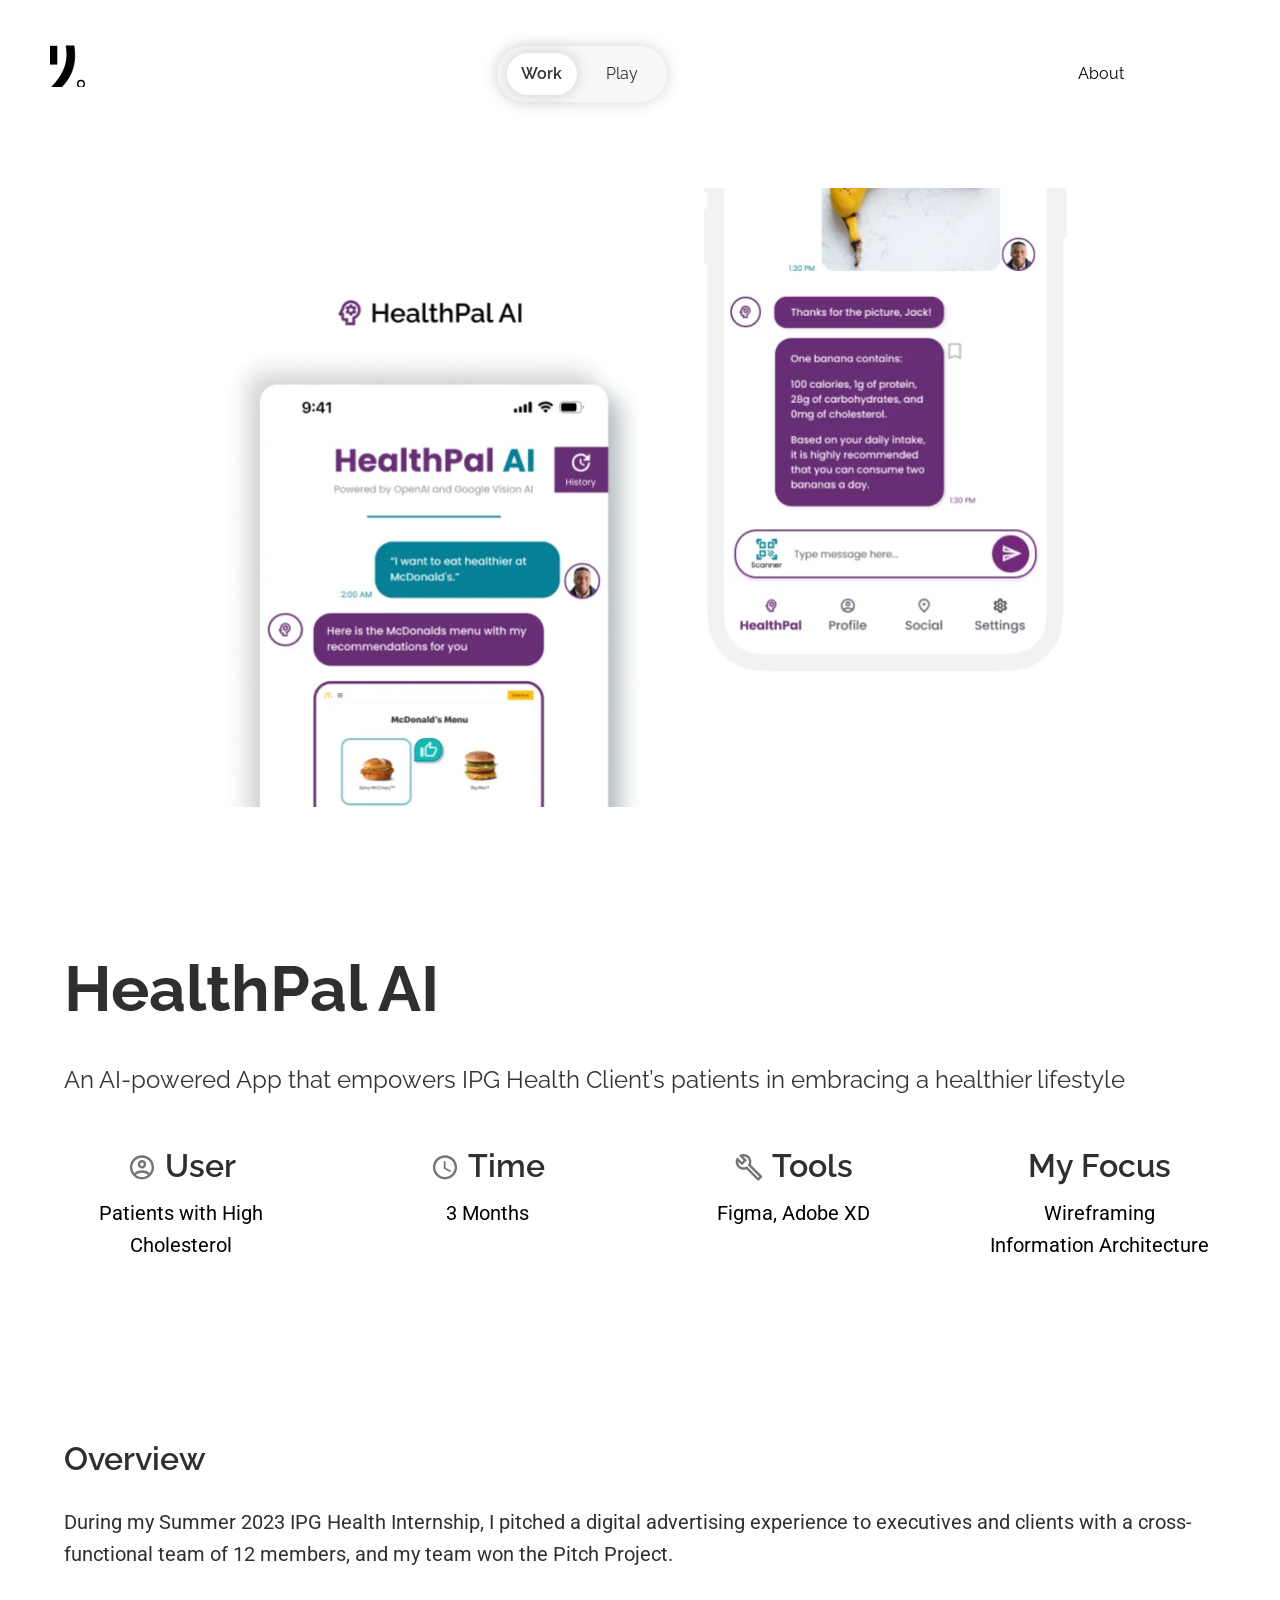
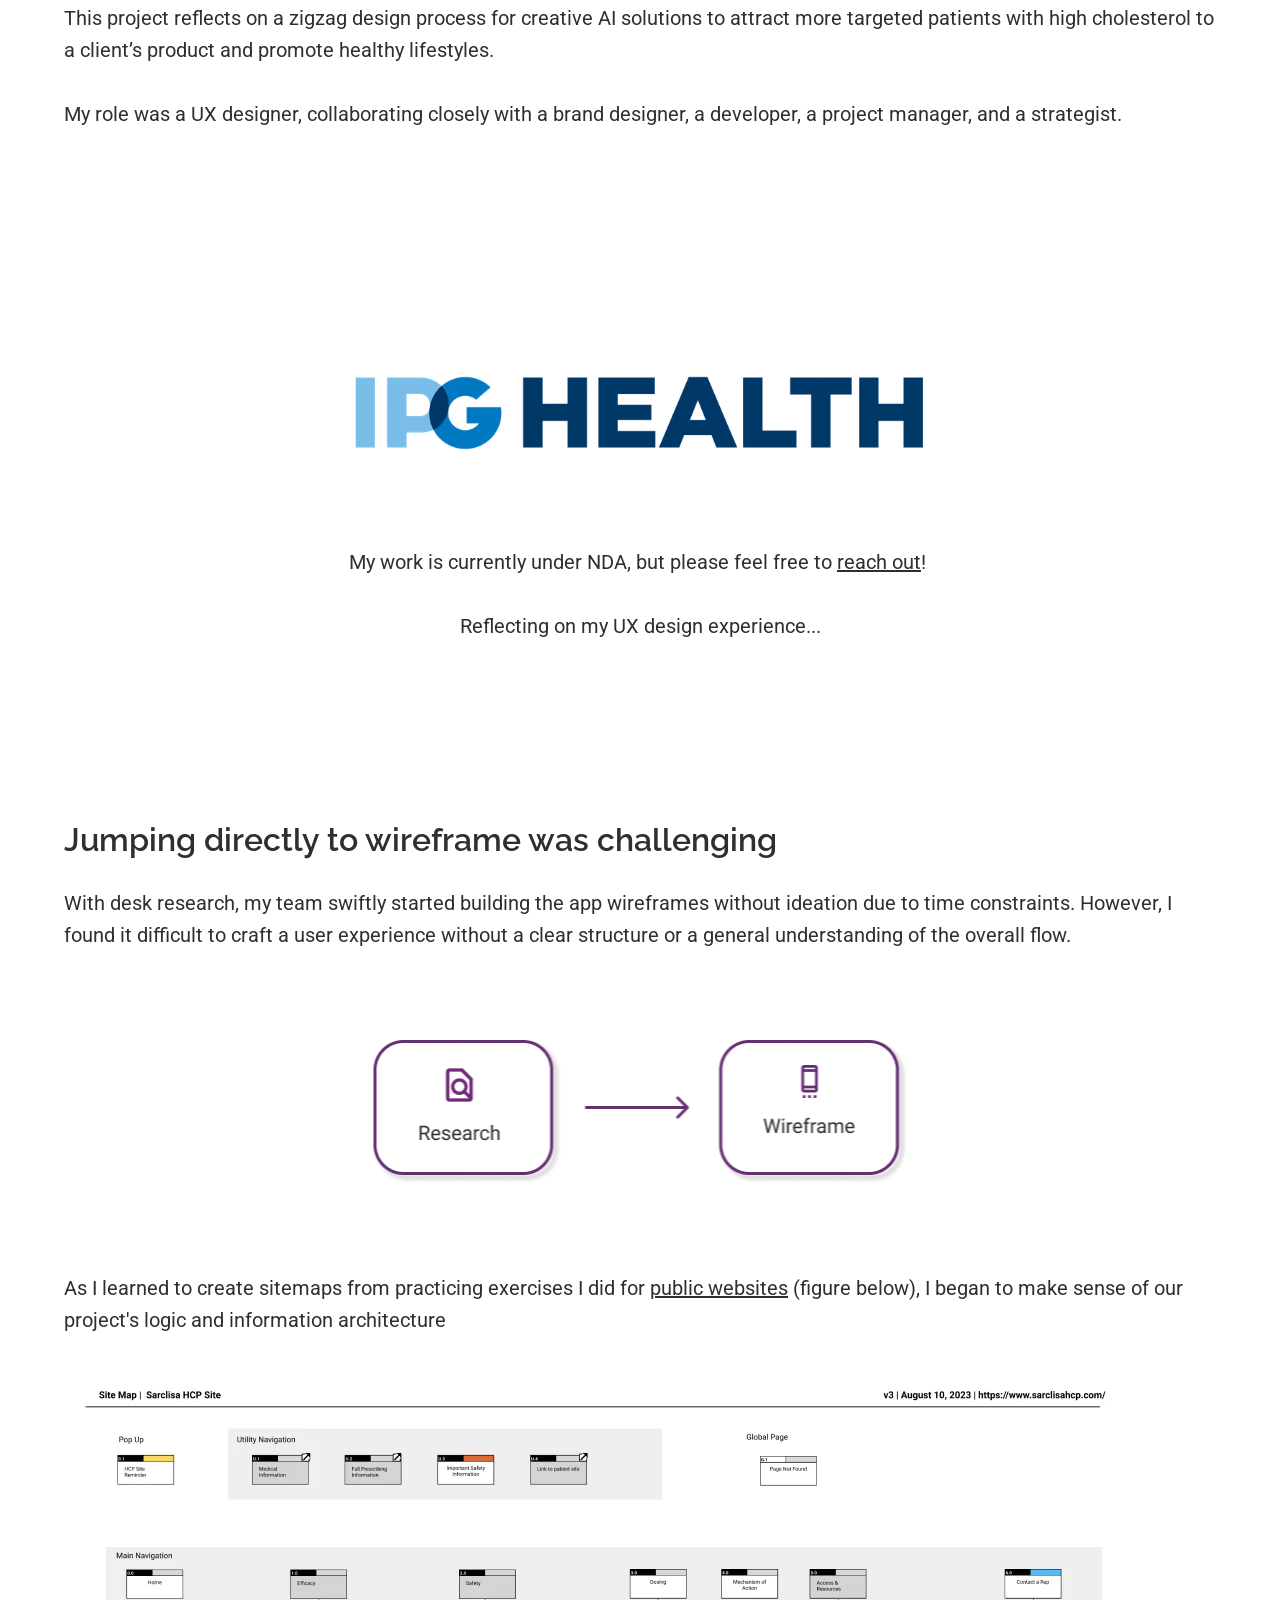
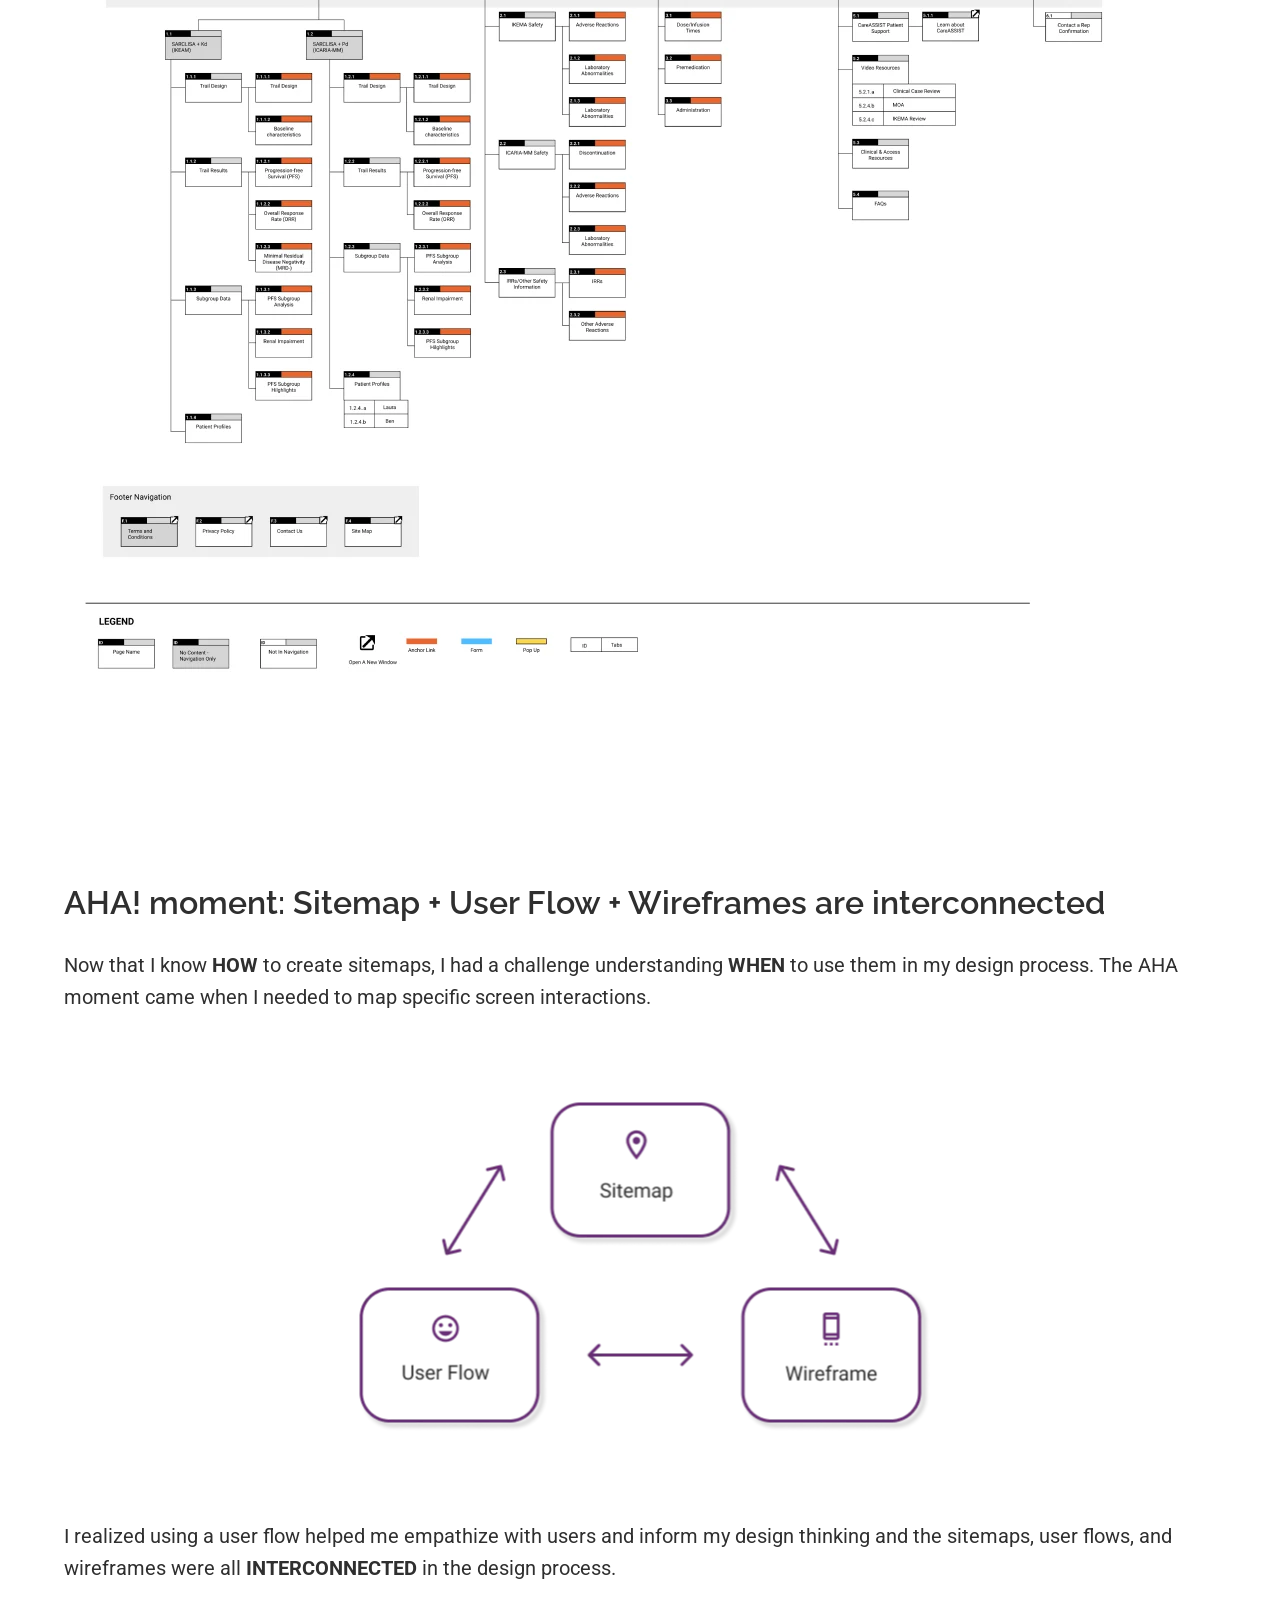
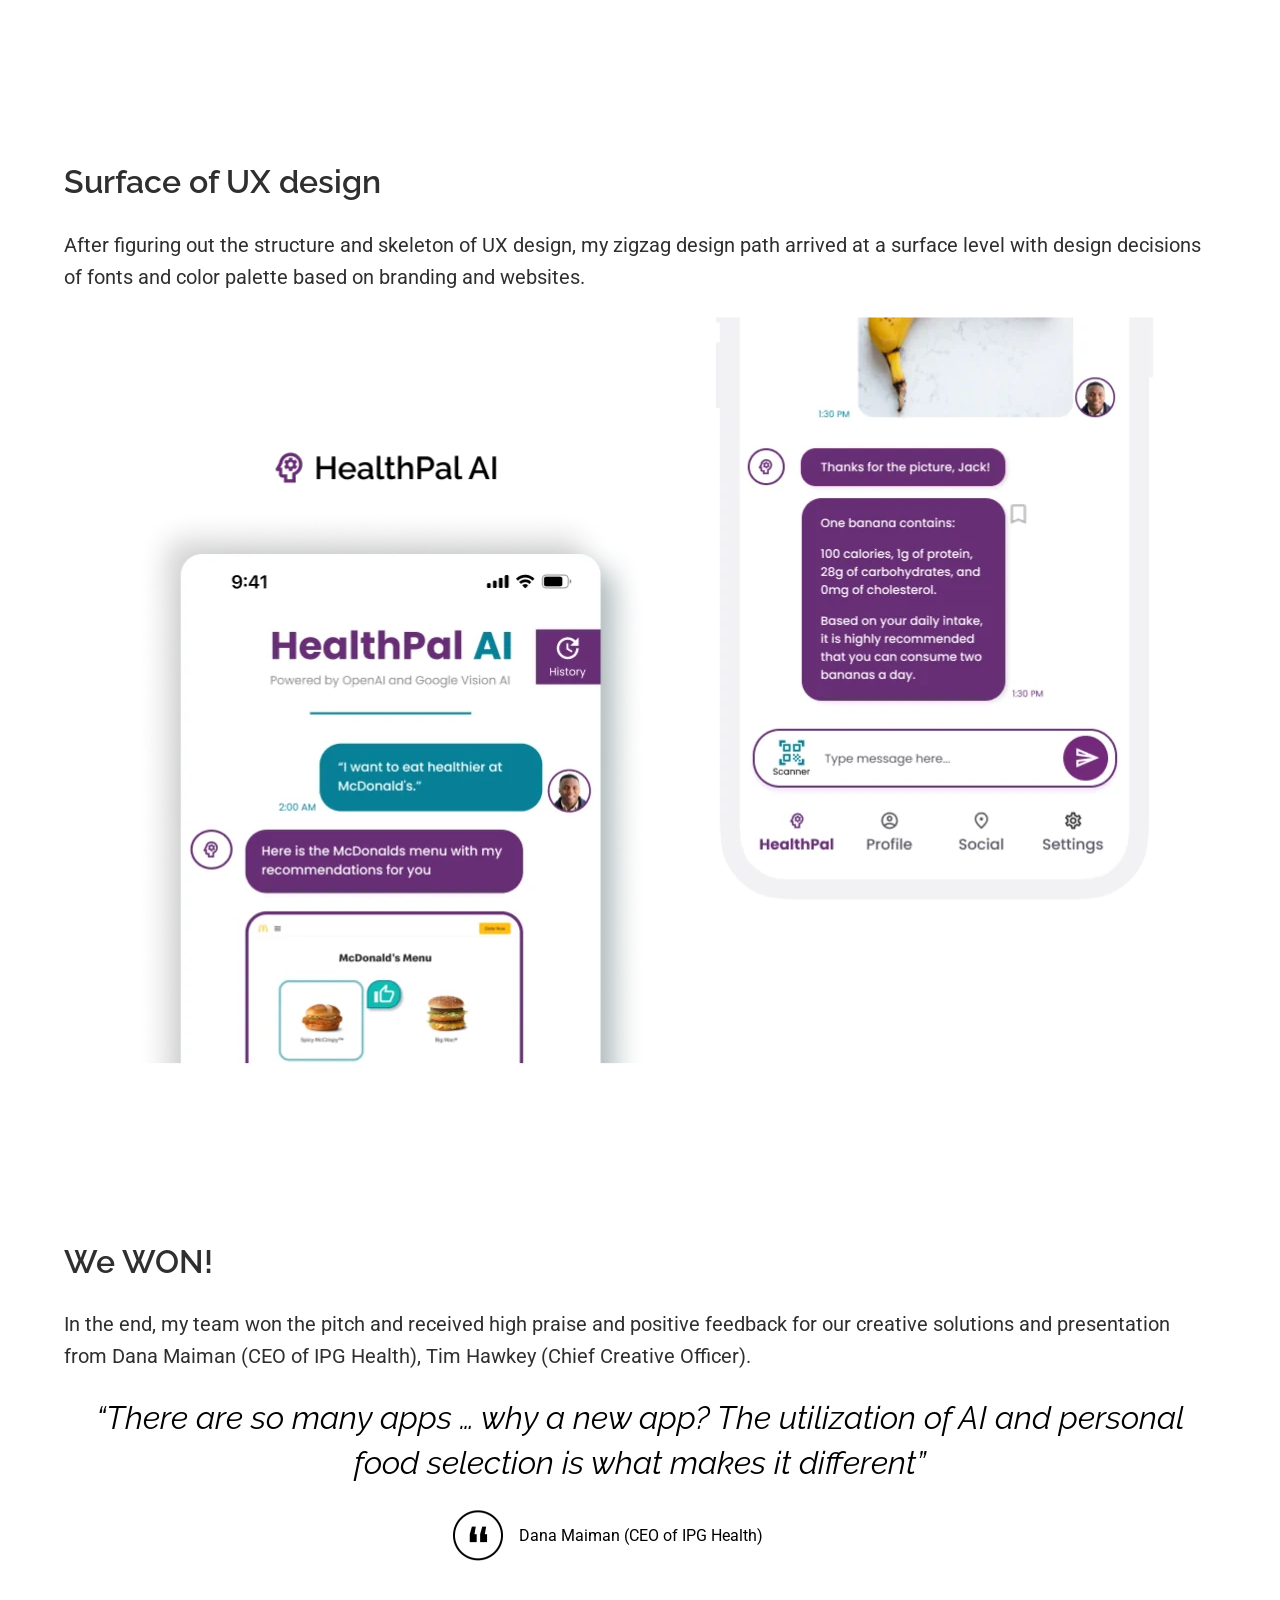
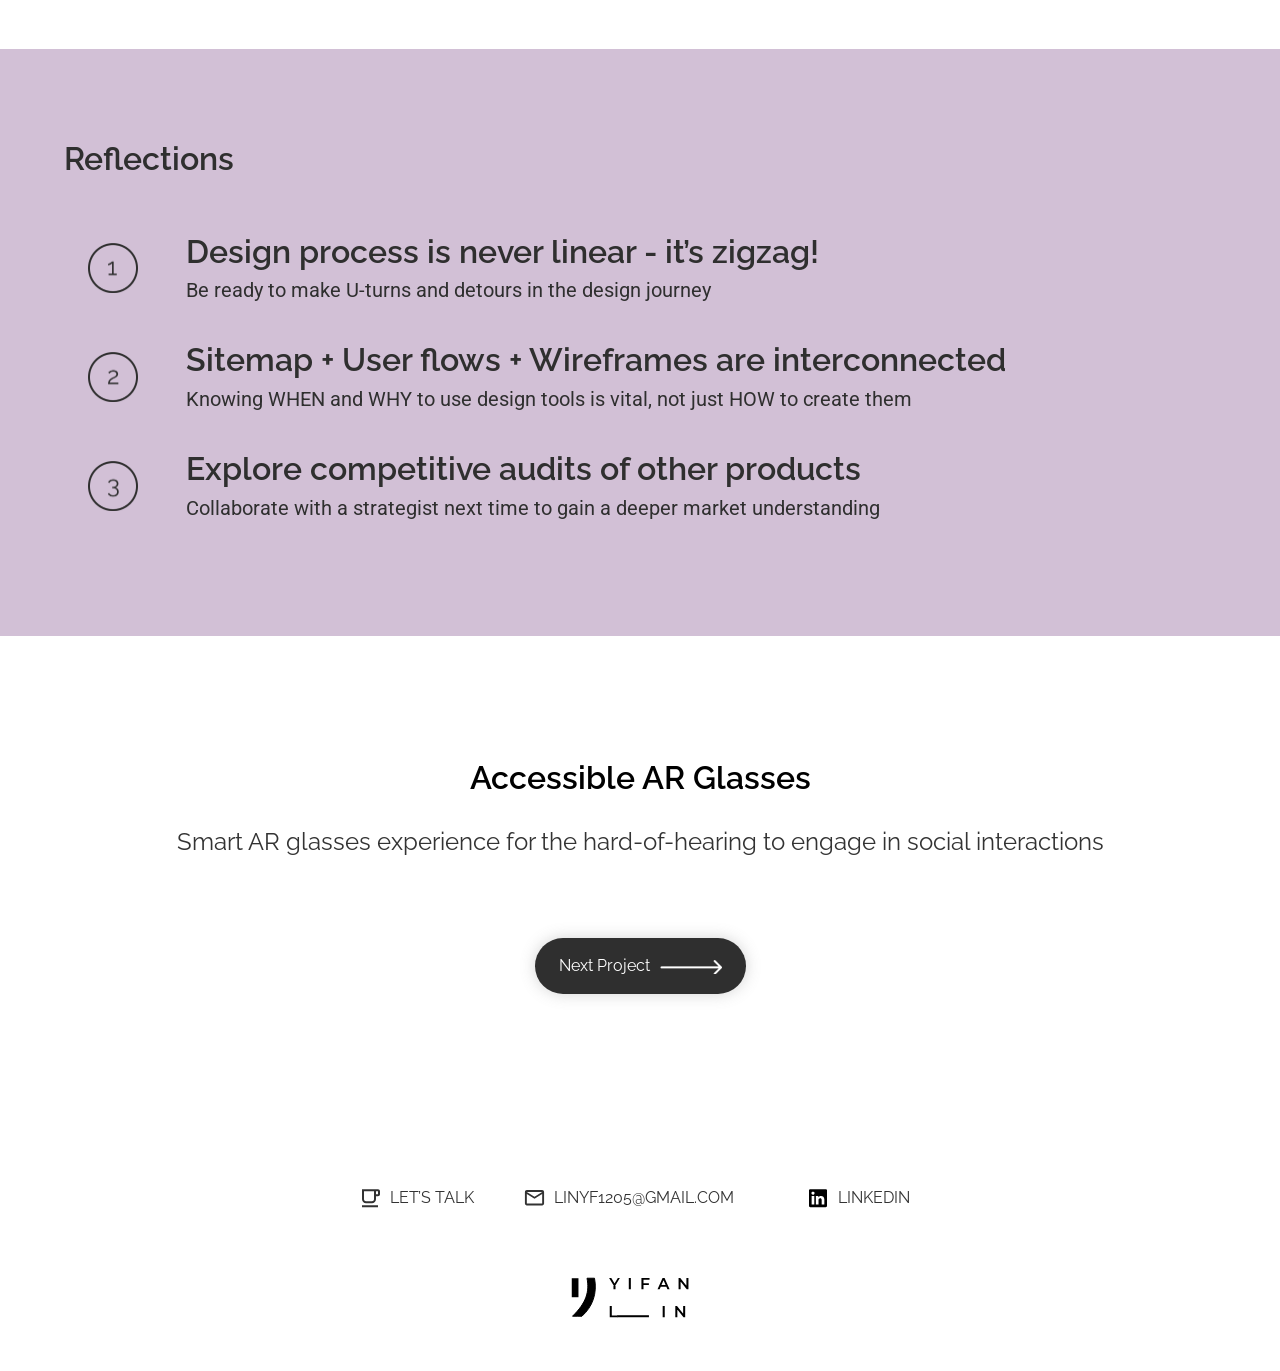
<file: works/healthpal-ai/index.html>
<!DOCTYPE html><html lang="en"><head><meta charset="utf-8"/><meta name="description" content="A case study for HealthPal AI, an app concept designed to help patients build healthier lifestyles."/><title>HealthPal AI</title><meta content="HealthPal AI" property="og:title"/><meta content="HealthPal AI" name="twitter:title"/><meta content="width=device-width, initial-scale=1" name="viewport"/><link href="../../assets/css/portfolio.css" rel="stylesheet"/>
<link href="../../site.css" rel="stylesheet"/><link href="https://fonts.googleapis.com/css2?family=Raleway:wght@300;400;500;600;700;800&amp;family=Roboto:wght@300;400;500;700&amp;display=swap" rel="stylesheet"/><link rel="preconnect" href="https://fonts.googleapis.com"/><link rel="preconnect" href="https://fonts.gstatic.com" crossorigin/><link href="../../assets/64f9a5094c0ef83f96128c89_Y_LOGO.webp" rel="shortcut icon" type="image/x-icon"/><link href="../../assets/64f9a54ee02b05b13fe72a64_Y_LOGO_256x256.webp" rel="apple-touch-icon"/></head><body><div data-collapse="medium" role="banner" class="navbar-work w-nav"><div class="navbarcontainer-3 w-container"><div class="navbar-content-3"><a href="../../" class="link-block-6 w-inline-block"><img src="../../assets/64ebe89e82865eba714292a4_Vectors-Wrapper.svg" loading="lazy" width="48" height="58" alt="" class="vectors-wrapper-23"/></a><div class="frame-93"><div class="frame-92"><div class="text-5">Work</div></div><a href="../../play/" class="playwork-link w-inline-block"><div class="frame-37"><div class="nav-bar-14">Play</div></div></a></div><div class="frame-94"><nav role="navigation" class="navbar-menu-3 w-nav-menu"><a href="../../about-me/" class="navbar-link-3 w-nav-link"><div class="nav-bar-15">About</div></a></nav></div></div><div class="w-nav-button" role="button" tabindex="0" aria-label="Toggle navigation" aria-expanded="false"><div class="w-icon-nav-menu"></div></div></div></div><div class="project-hero"><img src="../../assets/65265a849ba950ab79258c24_IPG-Cover-1.webp" loading="lazy" width="956.1445922851562" height="620" alt="" srcset="../../assets/65265a849ba950ab79258c24_IPG-Cover-1-p-500.webp 500w, ../../assets/65265a849ba950ab79258c24_IPG-Cover-1-p-800.webp 800w, ../../assets/65265a849ba950ab79258c24_IPG-Cover-1.webp 958w" sizes="(max-width: 991px) 100vw, 956.140625px" class="ipg-cover-1"/></div><div class="project-summary"><div class="project-container-2"><div class="column-16"><div class="heading-1">HealthPal AI</div><div class="heading-3">An AI-powered App that empowers IPG Health Client’s patients in embracing a healthier lifestyle</div></div><div class="_4-columns"><div class="column-15"><div class="project-highligths-col"><div class="frame-95"><img src="../../assets/64f98726d7a4a087d5574f18_Vectors-Wrapper.svg" loading="lazy" width="30" height="30" alt="" class="vectors-wrapper-24"/><div class="heading-2">User</div></div><div class="paragraph-work-summary">Patients with High Cholesterol</div></div></div><div class="column-15"><div class="project-highligths-col"><div class="frame-96"><img src="../../assets/64f987263020ea16226e73a6_Vectors-Wrapper.svg" loading="lazy" width="30" height="30" alt="" class="vectors-wrapper-24"/><div class="heading-2">Time</div></div><div class="paragraph-work-summary">3 Months</div></div></div><div class="column-15"><div class="project-highligths-col"><div class="frame-95"><img src="../../assets/64f98727448092a80a23d699_Vectors-Wrapper.svg" loading="lazy" width="30" height="30" alt="" class="vectors-wrapper-24"/><div class="heading-2">Tools</div></div><div class="paragraph-work-summary">Figma, Adobe XD</div></div></div><div class="column-15"><div class="project-highligths-col"><div class="frame-95"><div class="heading-2 responsive">My Focus</div></div><div class="paragraph-work-summary">Wireframing<br/>Information Architecture<br/></div></div></div></div></div></div><div class="overview"><div class="project-container-3"><div class="heading-2">Overview</div><div class="paragraph-work">During my Summer 2023 IPG Health Internship, I pitched a digital advertising experience to executives and clients with a cross-functional team of 12 members, and my team won the Pitch Project.<br/><br/>This project reflects on a zigzag design process for creative AI solutions to attract more targeted patients with high cholesterol to a client’s product and promote healthy lifestyles.<br/><br/>My role was a UX designer, collaborating closely with a brand designer, a developer, a project manager, and a strategist.</div></div></div><div class="background"><div class="project-container-49"><div class="frame-76"><a href="https://ipghealth.com/" target="_blank" class="ipg-link w-inline-block"><img src="../../assets/654429d873bc0abf705079cf_cl5h9kyuu2z5t0jntg846w7a8-ipg-health-logo-positive.webp" loading="lazy" width="105.68768310546875" height="120" alt="" srcset="../../assets/654429d873bc0abf705079cf_cl5h9kyuu2z5t0jntg846w7a8-ipg-health-logo-positive-p-500.webp 500w, ../../assets/654429d873bc0abf705079cf_cl5h9kyuu2z5t0jntg846w7a8-ipg-health-logo-positive-p-800.webp 800w, ../../assets/654429d873bc0abf705079cf_cl5h9kyuu2z5t0jntg846w7a8-ipg-health-logo-positive-p-1080.webp 1080w, ../../assets/654429d873bc0abf705079cf_cl5h9kyuu2z5t0jntg846w7a8-ipg-health-logo-positive-p-1600.webp 1600w, ../../assets/654429d873bc0abf705079cf_cl5h9kyuu2z5t0jntg846w7a8-ipg-health-logo-positive.webp 2000w" sizes="(max-width: 479px) 90vw, (max-width: 767px) 47vw, 48vw" class="vectors-wrapper-56"/></a></div><div class="paragraph-34"><span class="paragraph-work">My work is currently under NDA, but please feel free to </span><a href="mailto:linyf1205@gmail.com" class="about-link"><span class="paragraph-work">reach out</span></a><span class="paragraph-work">! <br/><br/>Reflecting on my UX design experience...</span></div></div></div><div class="crisis"><div class="project-container-51"><div class="heading-2">Jumping directly to wireframe was challenging</div><div class="paragraph-work">With desk research, my team swiftly started building the app wireframes without ideation due to time constraints. However, I found it difficult to craft a user experience without a clear structure or a general understanding of the overall flow.</div><div class="frame-627120"><img src="../../assets/65265e05156ebdaae2e5c5ba_research_to_wireframe-1.webp" loading="lazy" width="537" height="145" alt="" srcset="../../assets/65265e05156ebdaae2e5c5ba_research_to_wireframe-1-p-500.webp 500w, ../../assets/65265e05156ebdaae2e5c5ba_research_to_wireframe-1.webp 538w" sizes="(max-width: 479px) 90vw, (max-width: 767px) 91vw, 537px" class="research_to_wireframe-1"/></div><div class="paragraph-work">As I learned to create sitemaps from practicing exercises I did for <a href="https://www.sarclisahcp.com/?&amp;utm_source=google&amp;utm_medium=cpc&amp;utm_campaign=Sarclisa-HCP_GGL_BRND_General+Sarclisa_CNV_SEA_EXTM_US_EN+KW+-+EN+BR_ALL&amp;utm_term=sarclisa+hcp&amp;gad=1&amp;gclid=Cj0KCQjwj5mpBhDJARIsAOVjBdrNbaUZ7oyls0fr7nBTogaN7b_YtE-ORhyN1ite7vSK0Wp2tTRaogMaAgdREALw_wcB&amp;gclsrc=aw.ds" target="_blank" class="paragraph-work">public websites</a> (figure below), I began to make sense of our project&#x27;s logic and information architecture</div><img src="../../assets/65265d6343b693c7a97d3fb6_Sarclisa-Full-Site-Map---V3-1-1.webp" loading="lazy" width="1100" height="944.4633178710938" alt="" srcset="../../assets/65265d6343b693c7a97d3fb6_Sarclisa-Full-Site-Map---V3-1-1-p-500.webp 500w, ../../assets/65265d6343b693c7a97d3fb6_Sarclisa-Full-Site-Map---V3-1-1-p-800.webp 800w, ../../assets/65265d6343b693c7a97d3fb6_Sarclisa-Full-Site-Map---V3-1-1-p-1080.webp 1080w, ../../assets/65265d6343b693c7a97d3fb6_Sarclisa-Full-Site-Map---V3-1-1.webp 1100w" sizes="(max-width: 479px) 90vw, (max-width: 767px) 94vw, (max-width: 991px) 95vw, (max-width: 1145px) 96vw, 1100px" class="research_to_wireframe-1"/></div></div><div class="climax"><div class="project-container-52"><div class="heading-2">AHA! moment: Sitemap + User Flow + Wireframes are interconnected</div><div class="paragraph-work"><div class="paragraph-work"><span class="paragraph-work">Now that I know </span><span class="paragraph-bold">HOW</span><span class="paragraph-work"> to create sitemaps, I had a challenge understanding </span><span class="paragraph-bold">WHEN</span><span class="paragraph-work"> to use them in my design process. The AHA moment came when I needed to map specific screen interactions. </span></div></div><div class="frame-627121"><img src="../../assets/65265eab71142ba6aac00e32_Interconnected-diagram-1.webp" loading="lazy" width="587" height="330" alt="" srcset="../../assets/65265eab71142ba6aac00e32_Interconnected-diagram-1-p-500.webp 500w, ../../assets/65265eab71142ba6aac00e32_Interconnected-diagram-1.webp 588w" sizes="(max-width: 479px) 90vw, (max-width: 767px) 92vw, 587px" class="interconnected-diagram-1"/></div><div class="paragraph-work"><div class="paragraph-work"><span class="paragraph-work">I realized using a user flow helped me empathize with users and inform my design thinking and the sitemaps, user flows, and wireframes were all </span><span class="paragraph-bold">INTERCONNECTED</span><span class="paragraph-work"> in the design process. </span></div></div></div></div><div class="solutions"><div class="project-container-53"><div class="heading-2">Surface of UX design</div><div class="paragraph-work">After figuring out the structure and skeleton of UX design, my zigzag design path arrived at a surface level with design decisions of fonts and color palette based on branding and websites. </div><img src="../../assets/65265f4b53f2fbaa6689c1ac_IPG-Cover-1.webp" loading="lazy" width="1150" height="745.703125" alt="" srcset="../../assets/65265f4b53f2fbaa6689c1ac_IPG-Cover-1-p-500.webp 500w, ../../assets/65265f4b53f2fbaa6689c1ac_IPG-Cover-1-p-800.webp 800w, ../../assets/65265f4b53f2fbaa6689c1ac_IPG-Cover-1-p-1080.webp 1080w, ../../assets/65265f4b53f2fbaa6689c1ac_IPG-Cover-1.webp 1150w" sizes="(max-width: 479px) 90vw, (max-width: 767px) 94vw, (max-width: 991px) 95vw, (max-width: 1197px) 96vw, 1150px" class="ipg-cover-1"/></div></div><div class="falling-actions"><div class="project-container-54"><div class="heading-2">We WON!</div><div class="paragraph-work">In the end, my team won the pitch and received high praise and positive feedback for our creative solutions and presentation from Dana Maiman (CEO of IPG Health), Tim Hawkey (Chief Creative Officer).</div><div class="leqvio-quotes-2"><div class="leqvio-quotes-content-2"><div class="quotes ipg-quotes">“There are so many apps … why a new app? The utilization of AI and personal food selection is what makes it different”</div><div class="author-2"><img src="../../assets/65265f60e70cb74ebe7d8f20_quotes-icon-1.webp" loading="lazy" width="50" height="50.5" alt="" class="quotes-icon-4"/><div class="text-17"><div class="notes">Dana Maiman (CEO of IPG Health)</div></div></div></div></div></div></div><div class="reflection"><div class="project-container-13"><div class="heading-2">Reflections</div><div class="frame-103"><div class="frame-104"><div class="frame-102"><img src="../../assets/64ffa54f654f045eaa84b772_num%20icon%201.webp" loading="lazy" alt="" class="num-icon"/><div class="frame-57"><div class="heading-2">Design process is never linear - it’s zigzag!</div><div class="paragraph-work responsive">Be ready to make U-turns and detours in the design journey</div></div></div><div class="frame-102"><img src="../../assets/64ffa5a11fc43e128f25d70f_num%20icon%202.webp" loading="lazy" alt="" class="num-icon"/><div class="frame-57"><div class="heading-2">Sitemap + User flows + Wireframes are interconnected</div><div class="paragraph-work responsive">Knowing WHEN and WHY to use design tools is vital, not just HOW to create them</div></div></div><div class="frame-102"><img src="../../assets/64ffa5b52a88ab5b2c9d7294_num%20icon%203.webp" loading="lazy" alt="" class="num-icon"/><div class="frame-57"><div class="heading-2">Explore competitive audits of other products</div><div class="paragraph-work responsive">Collaborate with a strategist next time to gain a deeper market understanding</div></div></div></div></div></div></div><div class="exploremore-work"><div class="column-next"><div class="heading-2-next">Accessible AR Glasses</div><div class="heading-3-next">Smart AR glasses experience for the hard-of-hearing to engage in social interactions</div></div><a href="../../works/ar-accessible-glasses/" class="next-project-link w-inline-block"><div class="next-project-button"><div class="nav-bar-26">Next Project</div><img src="../../assets/64f9973d1885edcd4a917057_Arrow-9-2.webp" loading="lazy" width="62" height="14.7619047164917" alt="" class="arrow-9-10"/></div></a></div><div class="footer"><div class="_2-columns-8"><div class="column-20"><div class="frame-106"><img src="../../assets/64f98a1783e6147f66a41ce5_Vectors-Wrapper.svg" loading="lazy" width="24" height="24" alt="" class="vectors-wrapper-35"/><div class="nav-bar-17">LET’S TALK</div></div></div><div class="column-21"><div class="frame-106"><img src="../../assets/64f98a17b397a155ddf312db_Vectors-Wrapper.svg" loading="lazy" width="24" height="24" alt="" class="vectors-wrapper-35"/><div class="nav-bar-17">LINYF1205@GMAIL.COM</div></div></div><div class="column-22"><div class="frame-95"><img src="../../assets/64f98a18d144655082c3a91c_Vectors-Wrapper.svg" loading="lazy" width="24" height="24" alt="" class="vectors-wrapper-35"/><div class="nav-bar-17">LINKEDIN</div></div></div></div><img src="../../assets/64f98a19417f4a3bb4cdf763_Vectors-Wrapper.svg" loading="lazy" width="139" height="52" alt="" class="vectors-wrapper-34"/></div><script src="../../site.js" defer></script></body></html>
</file>
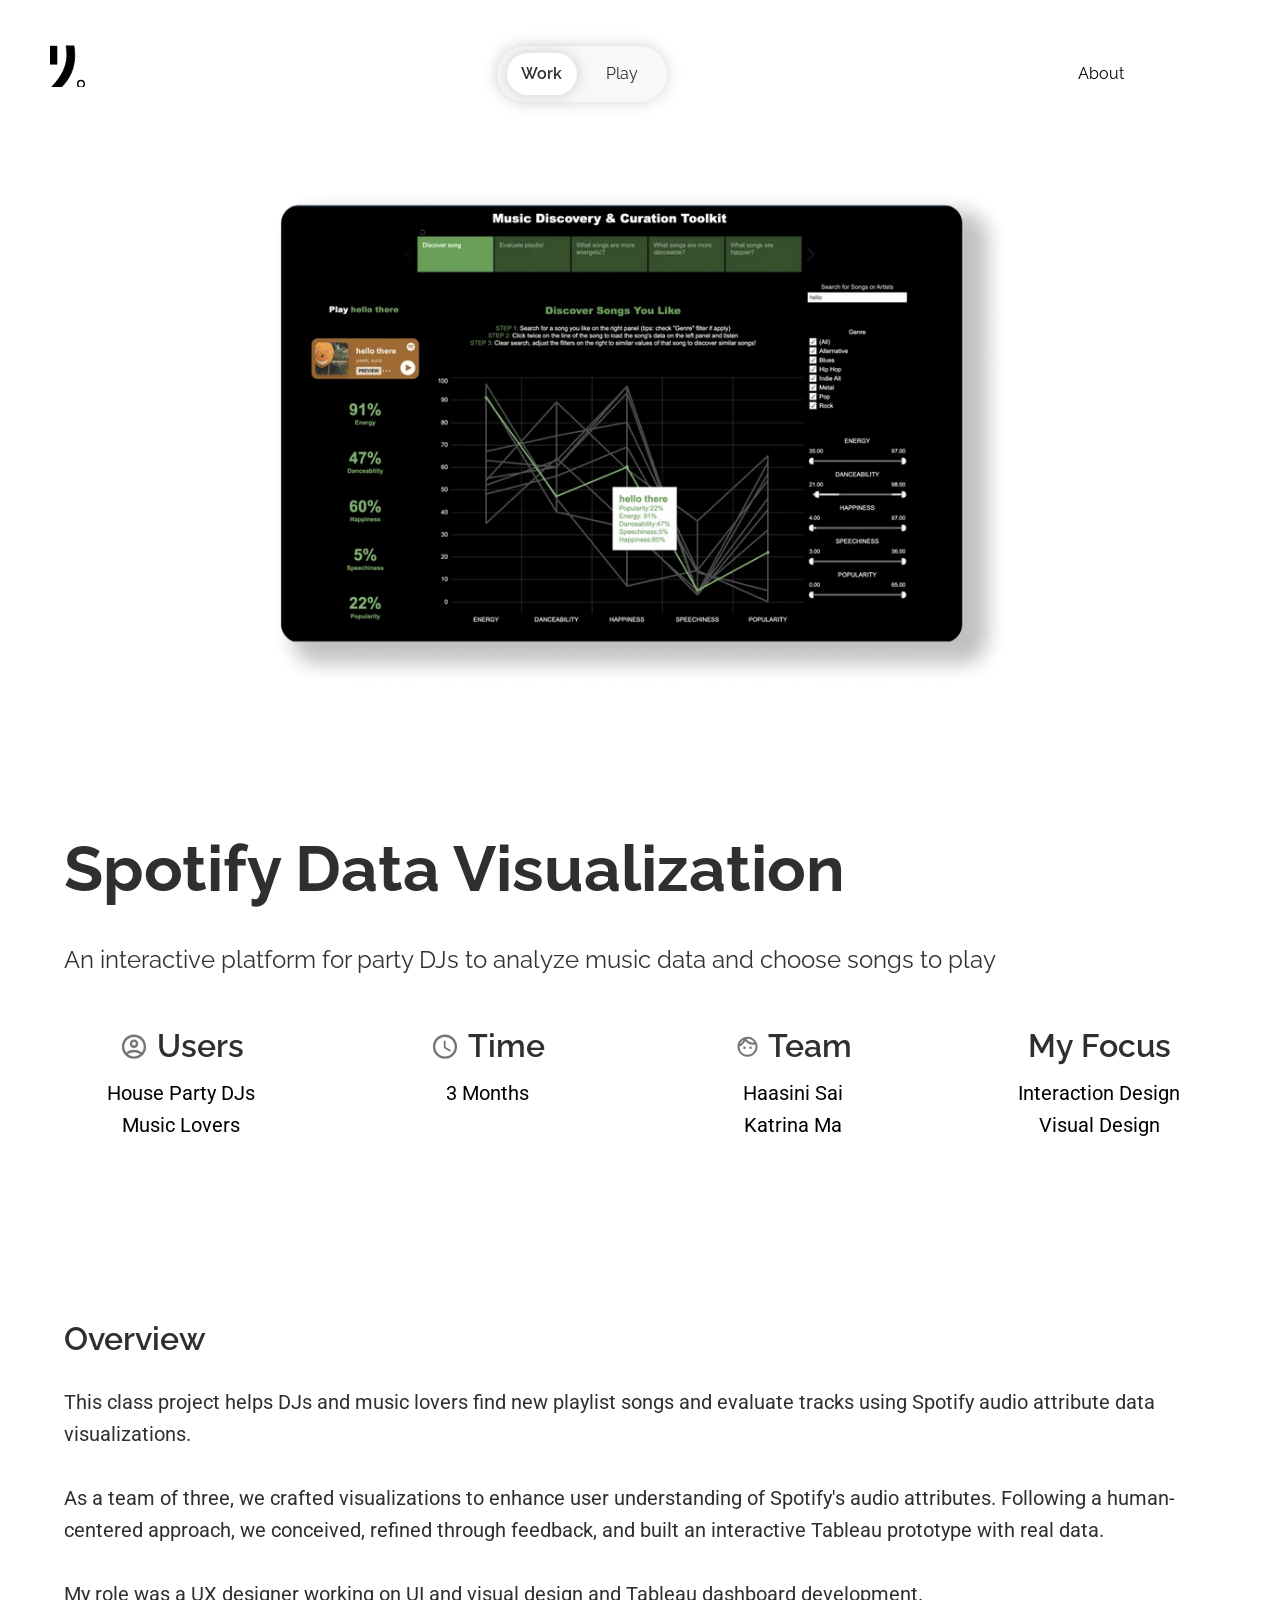
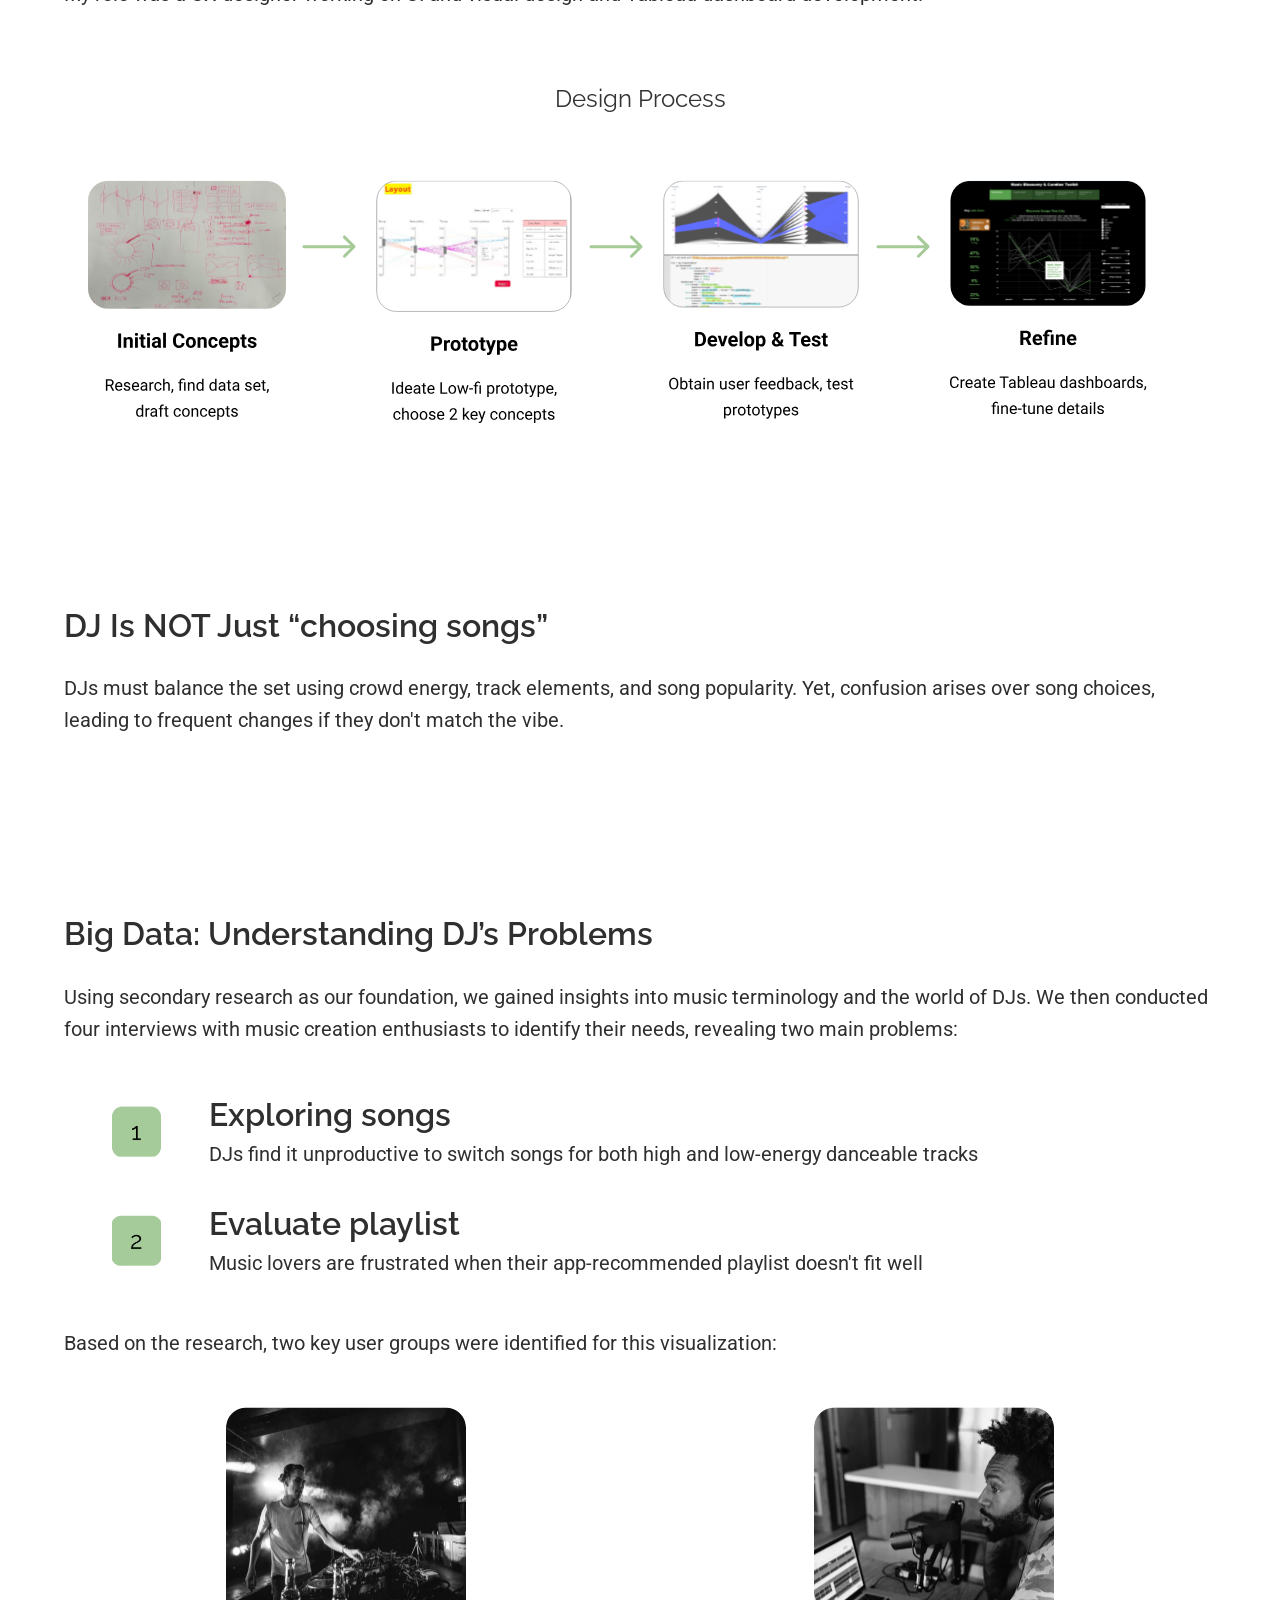
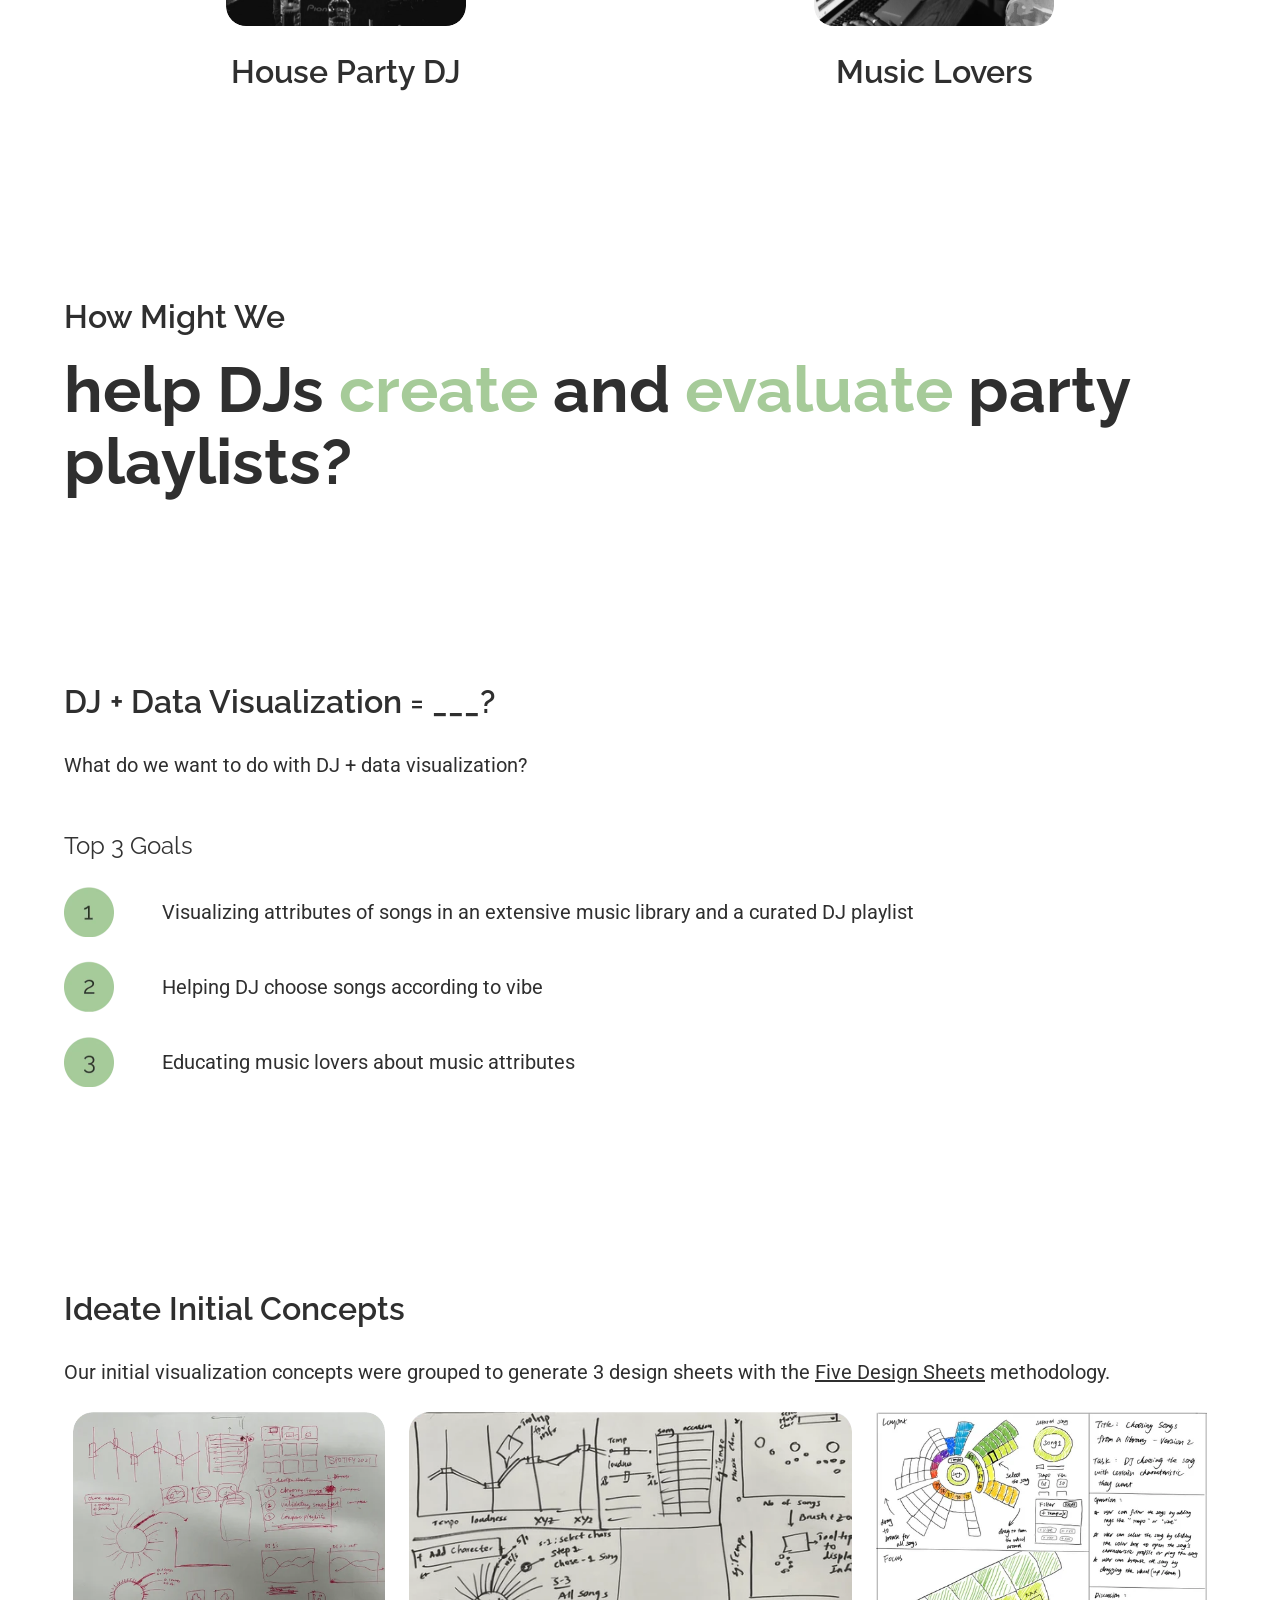
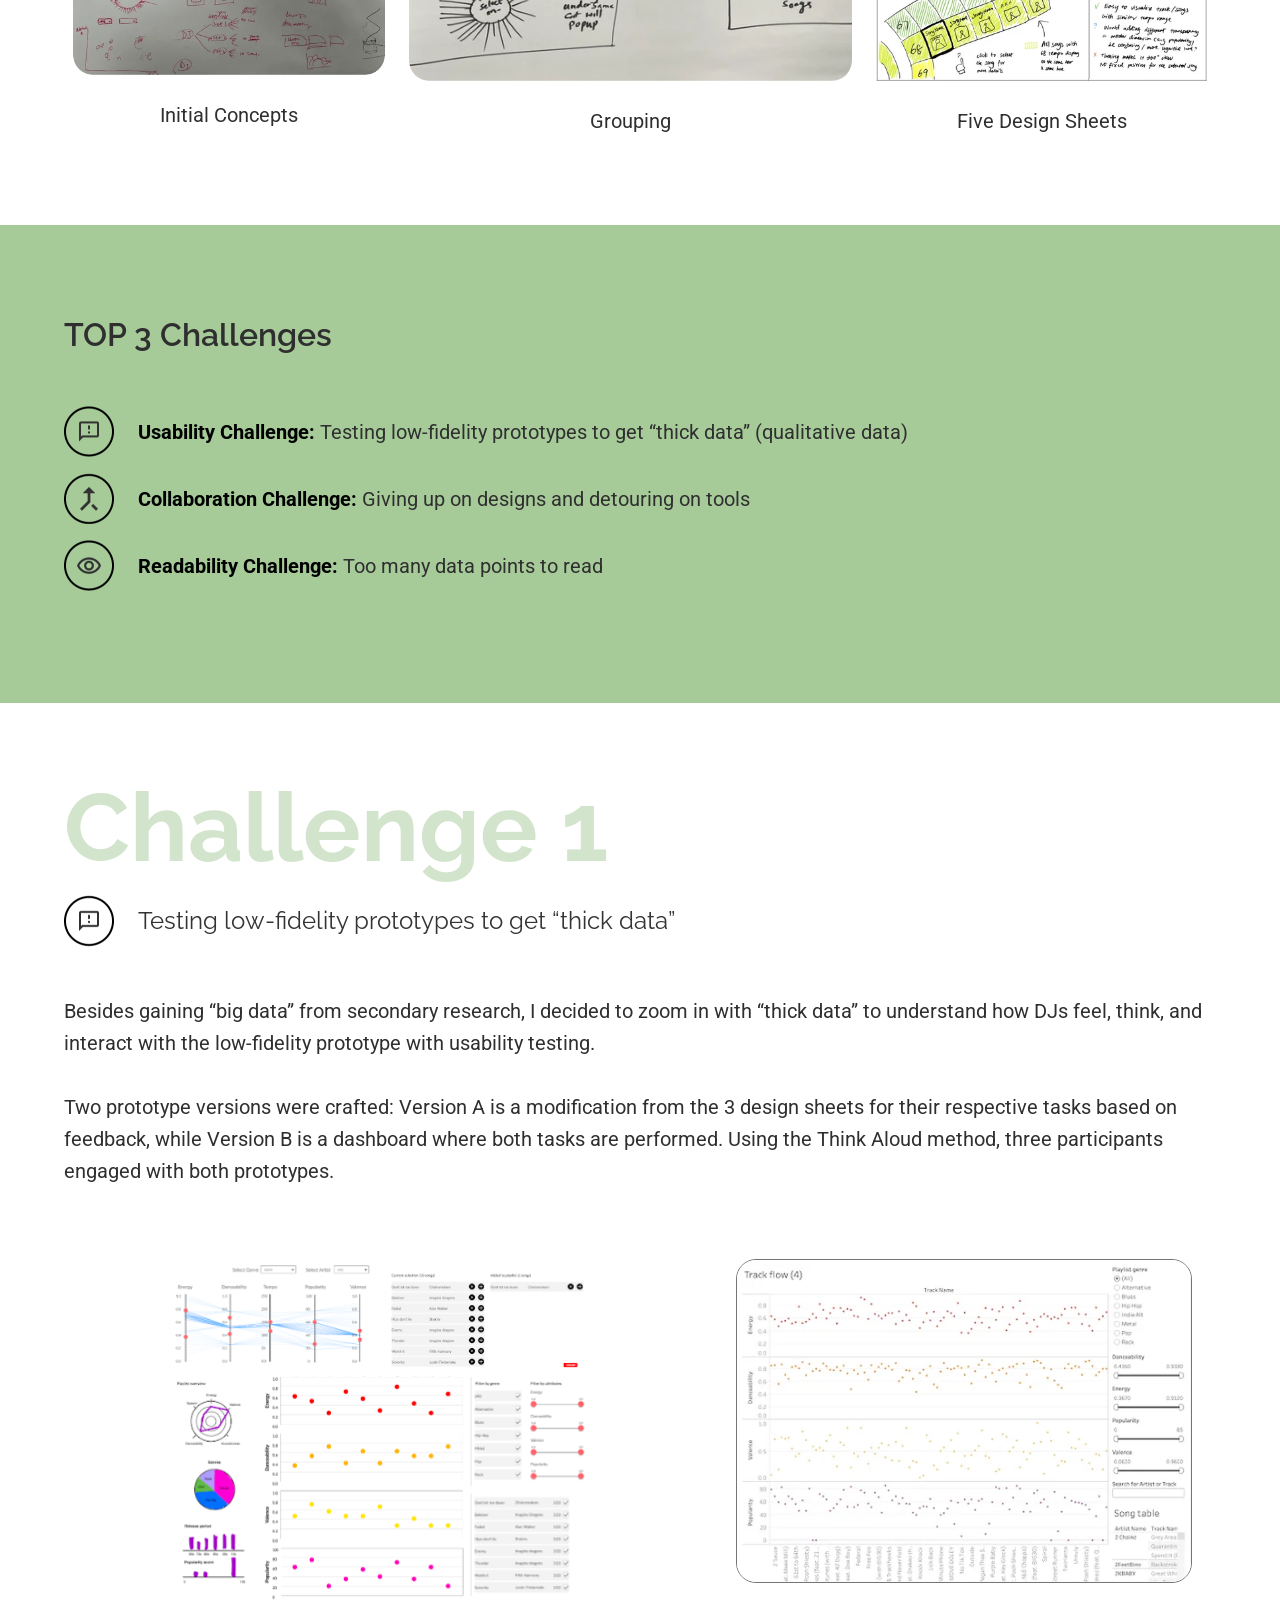
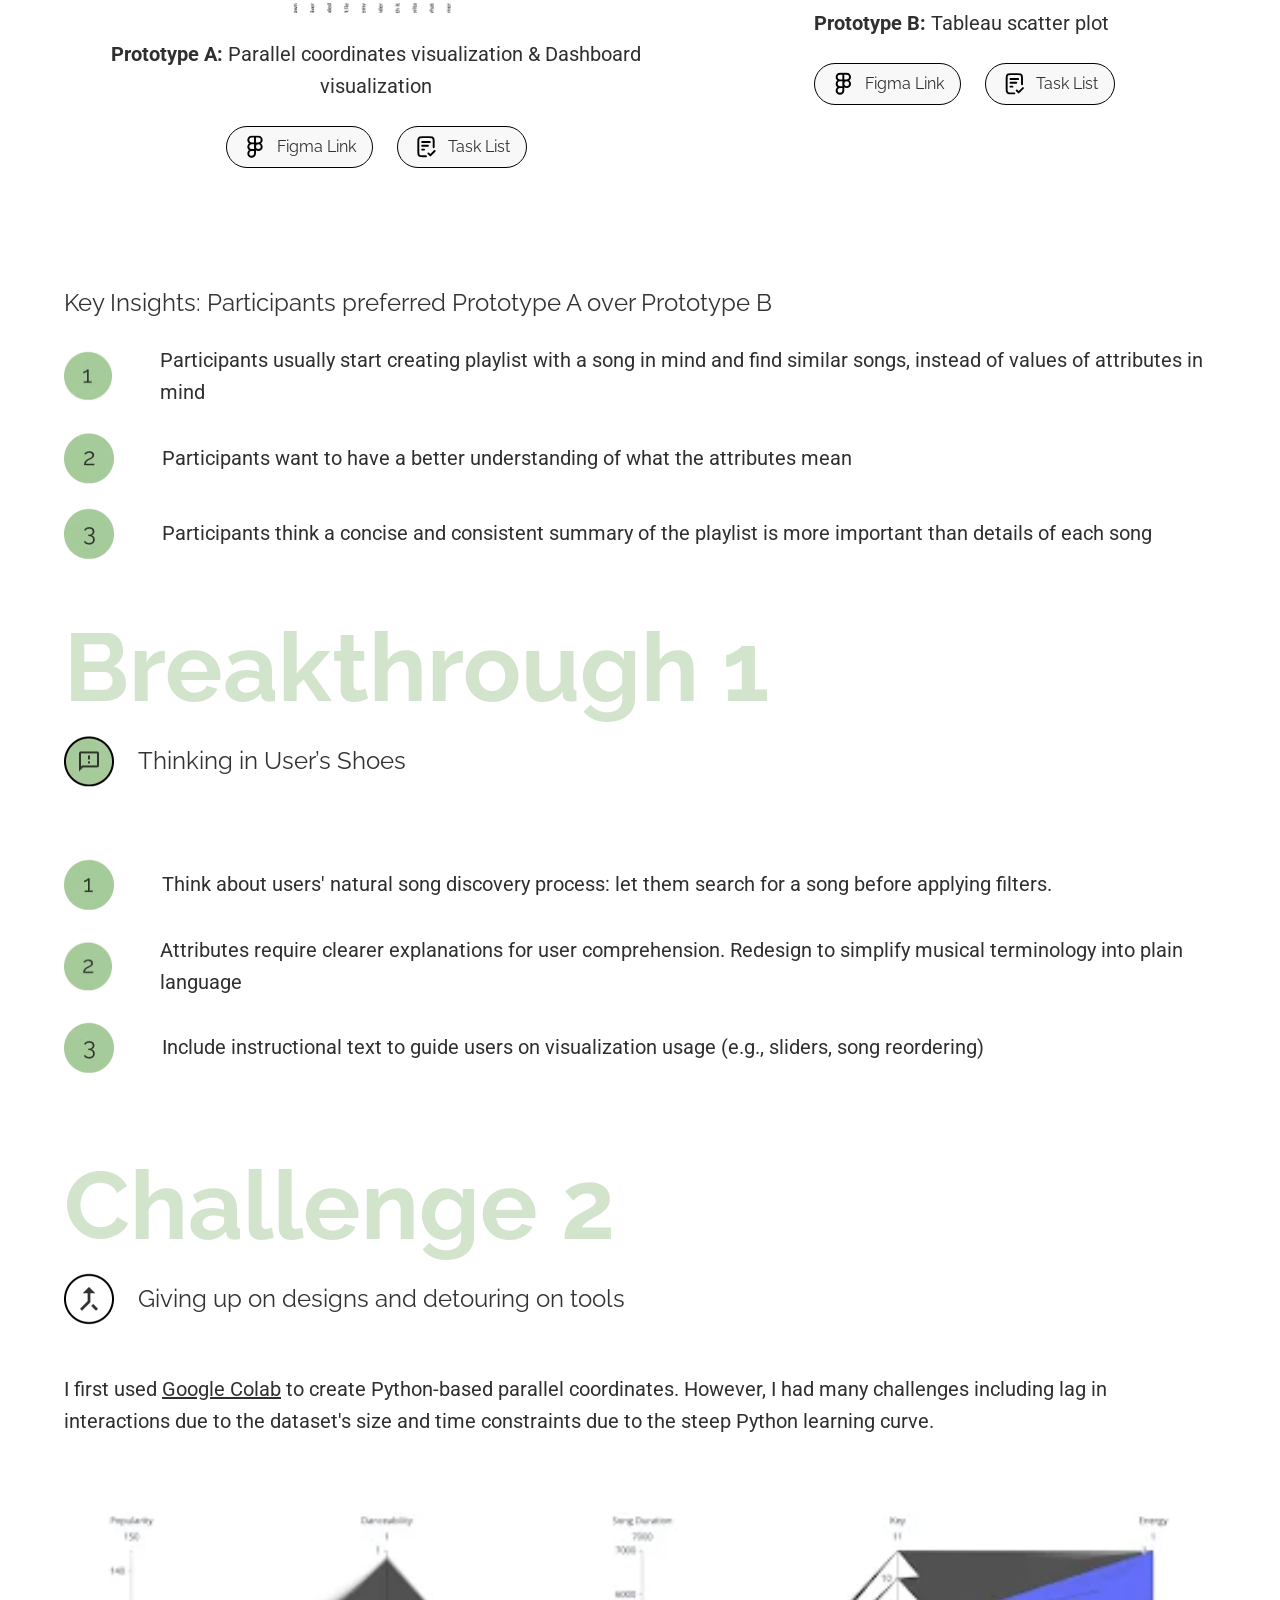
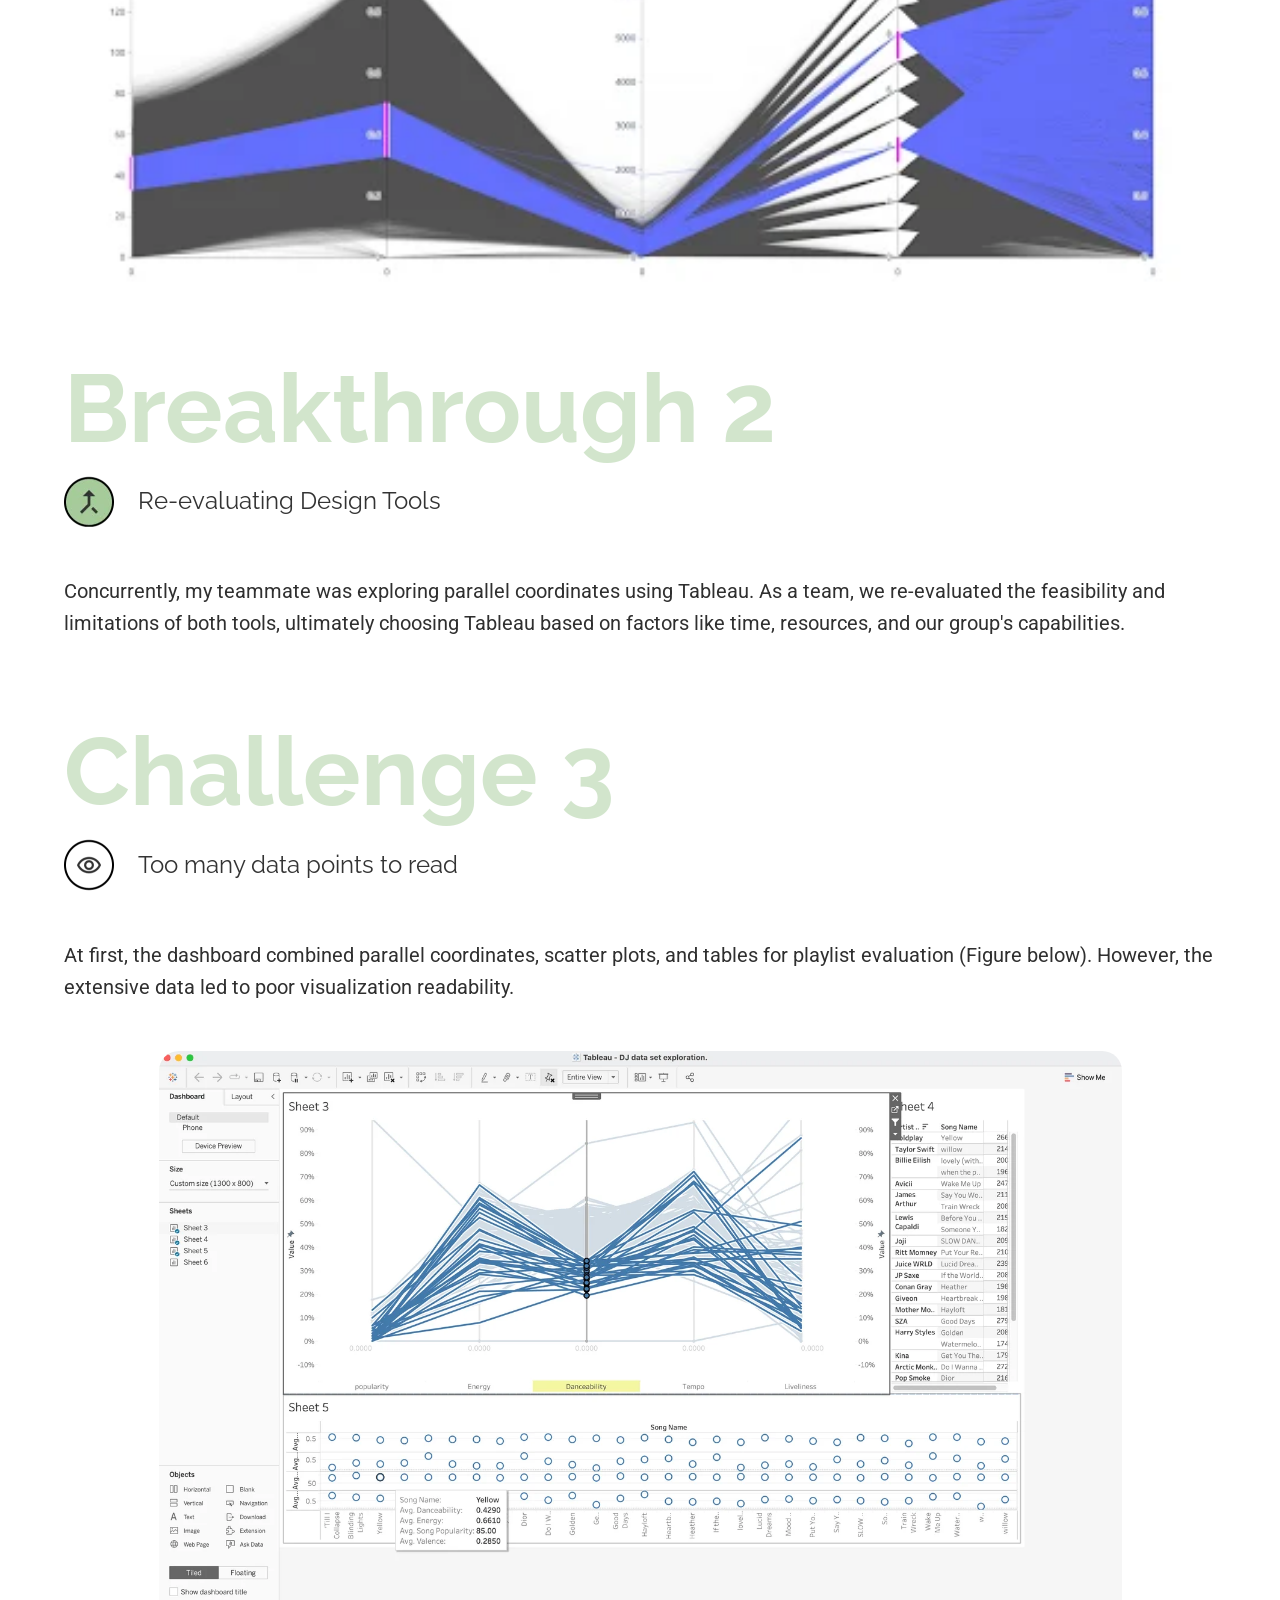
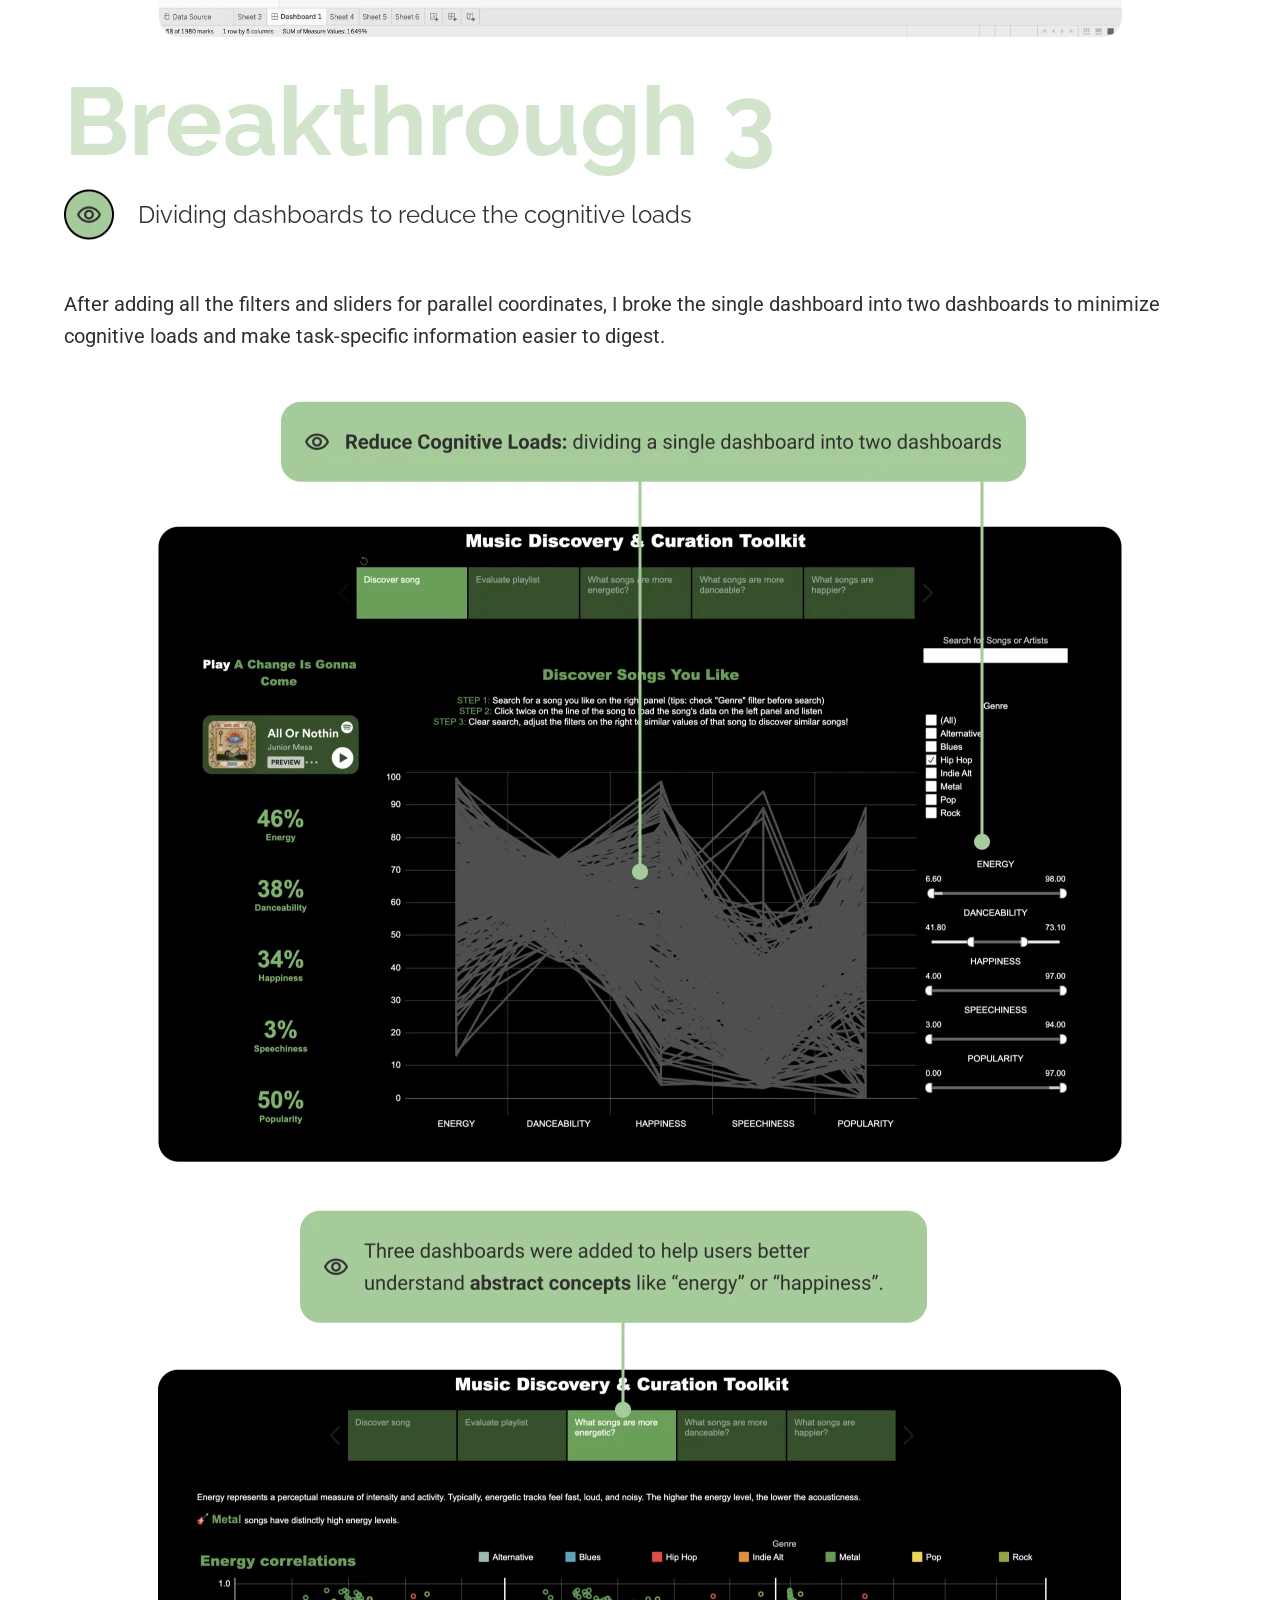
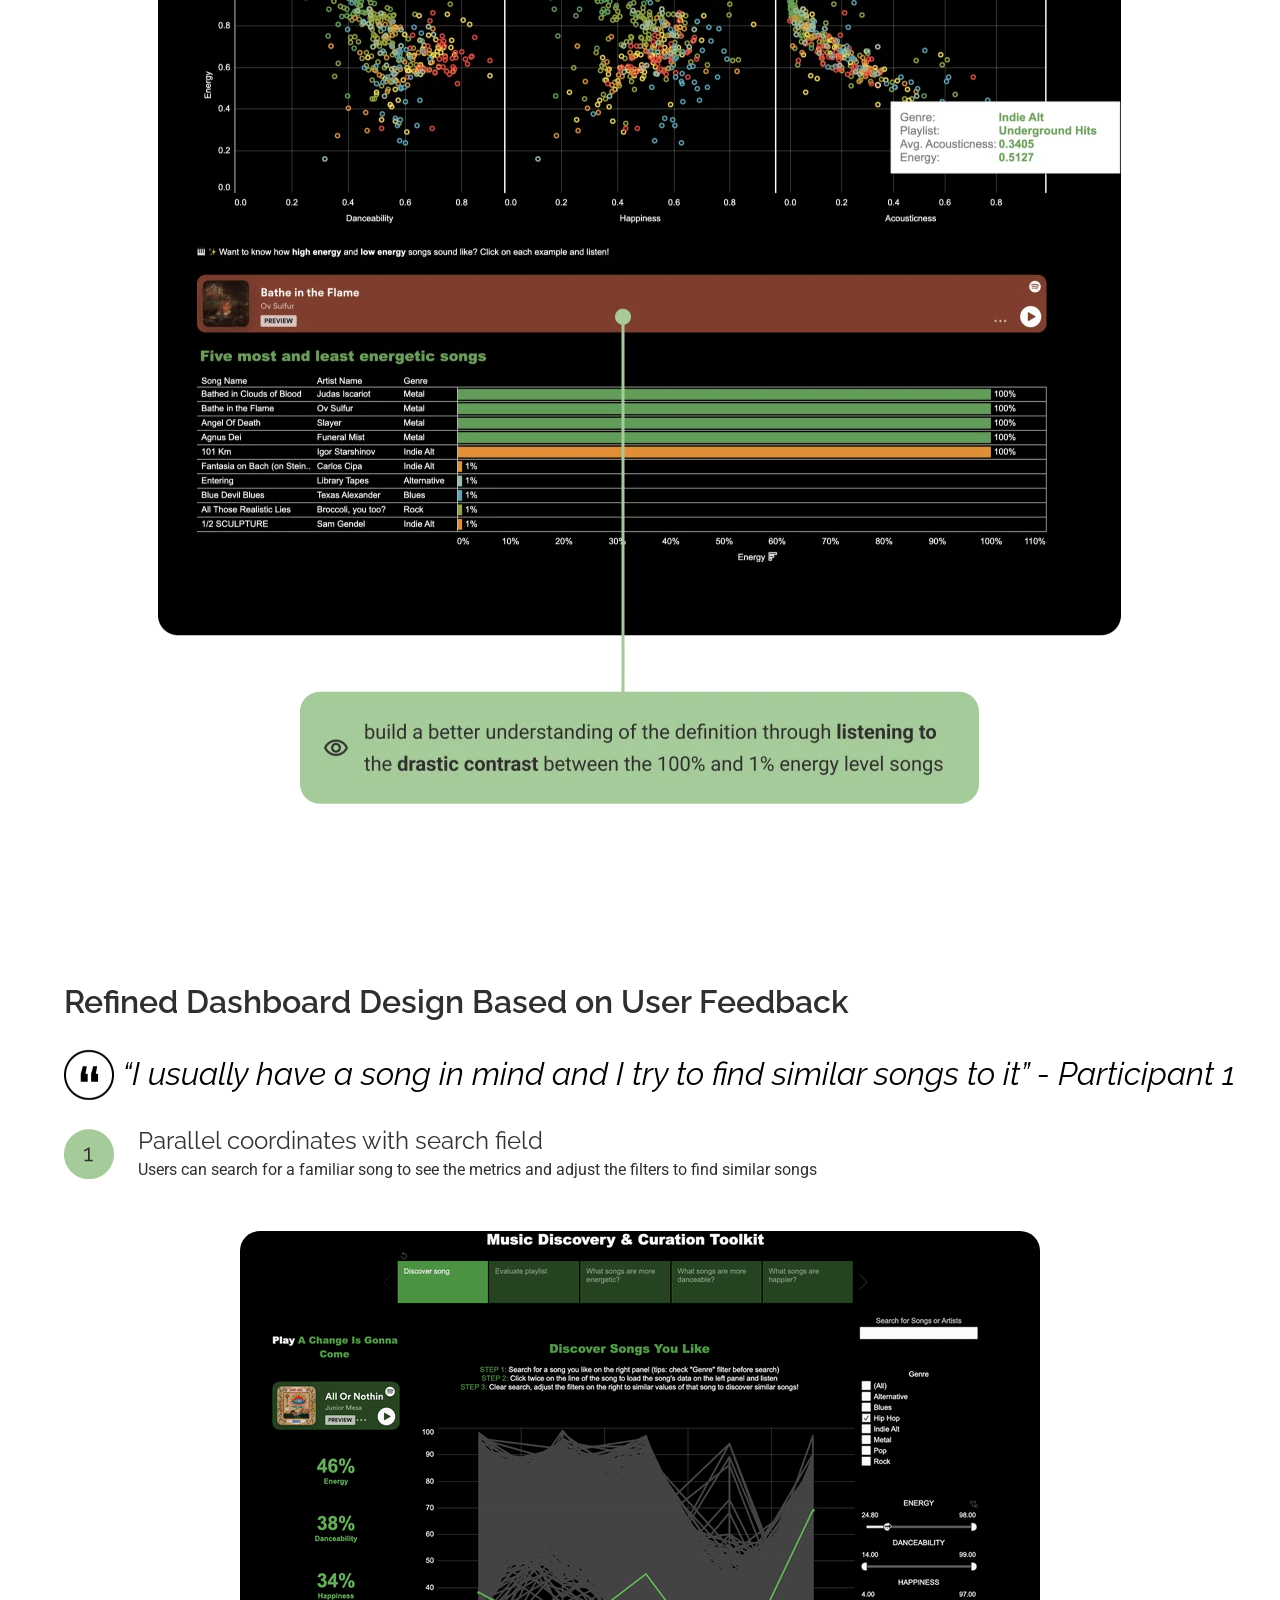
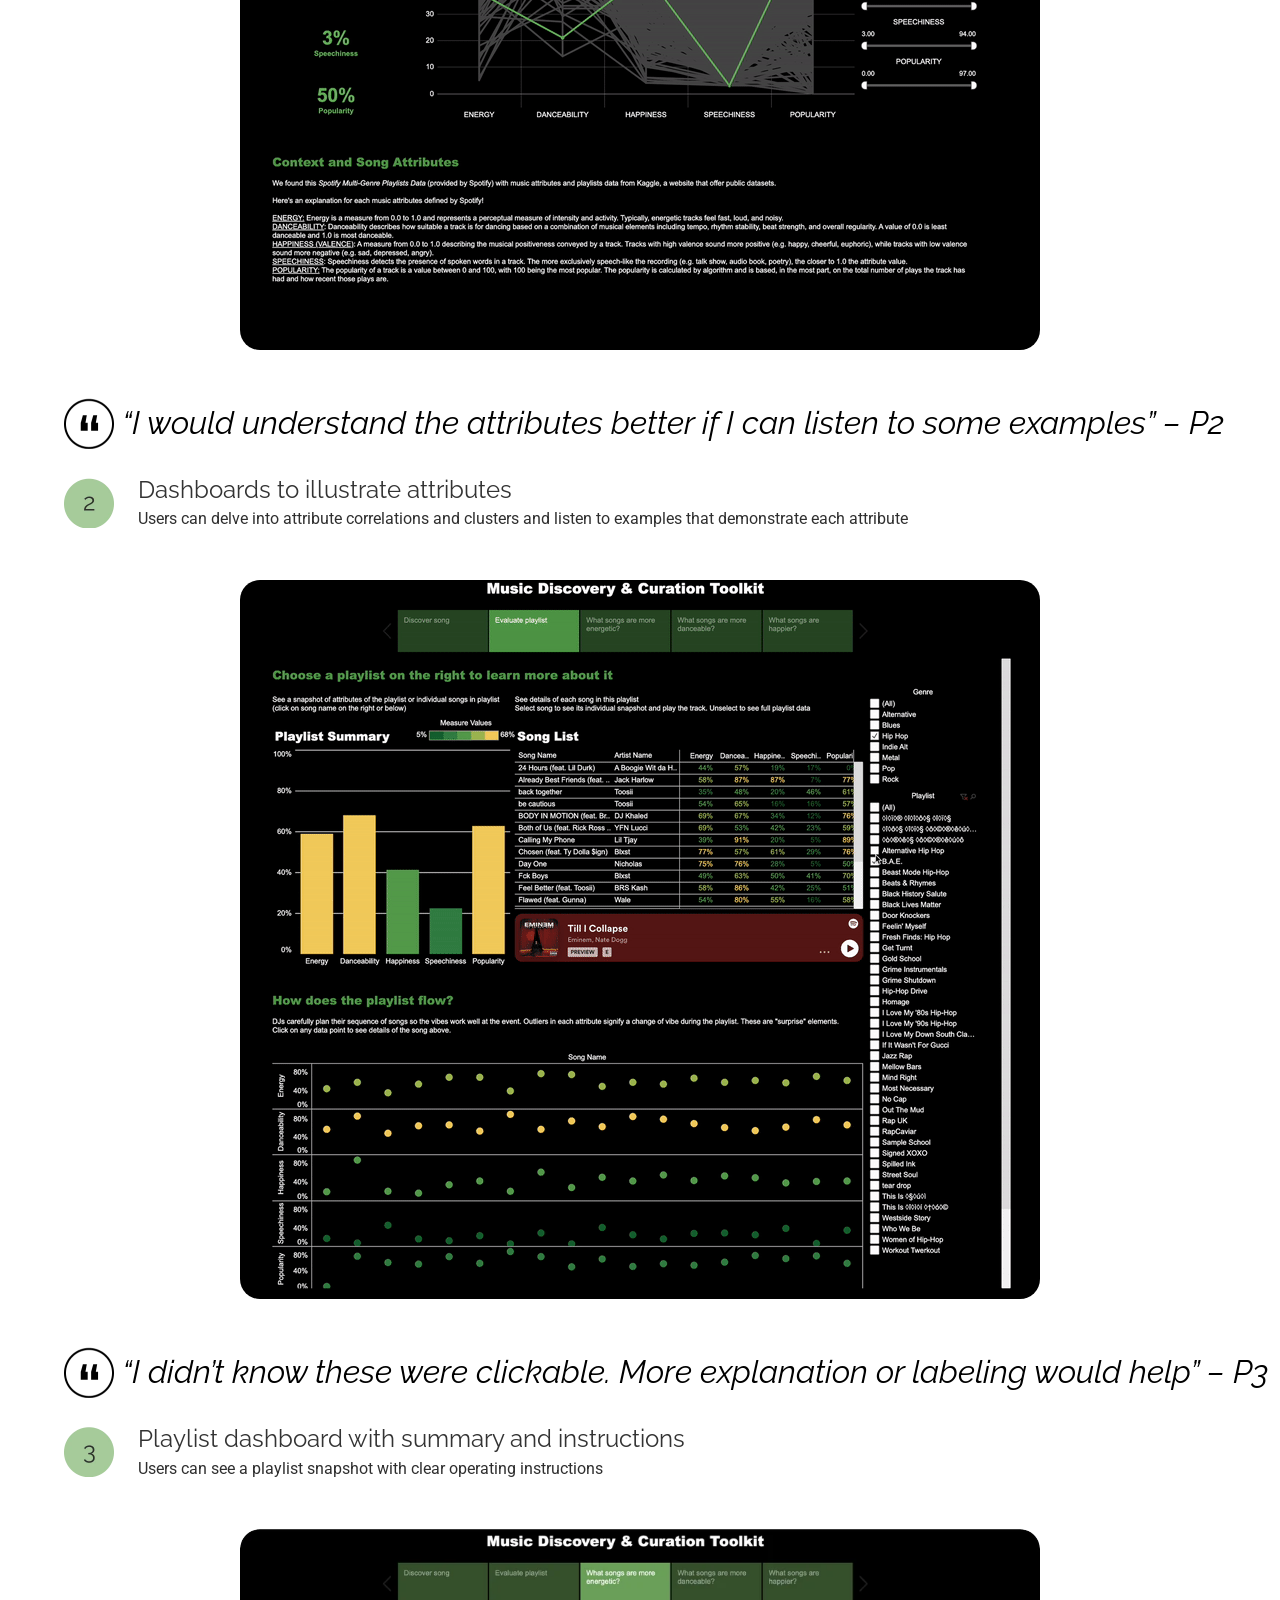
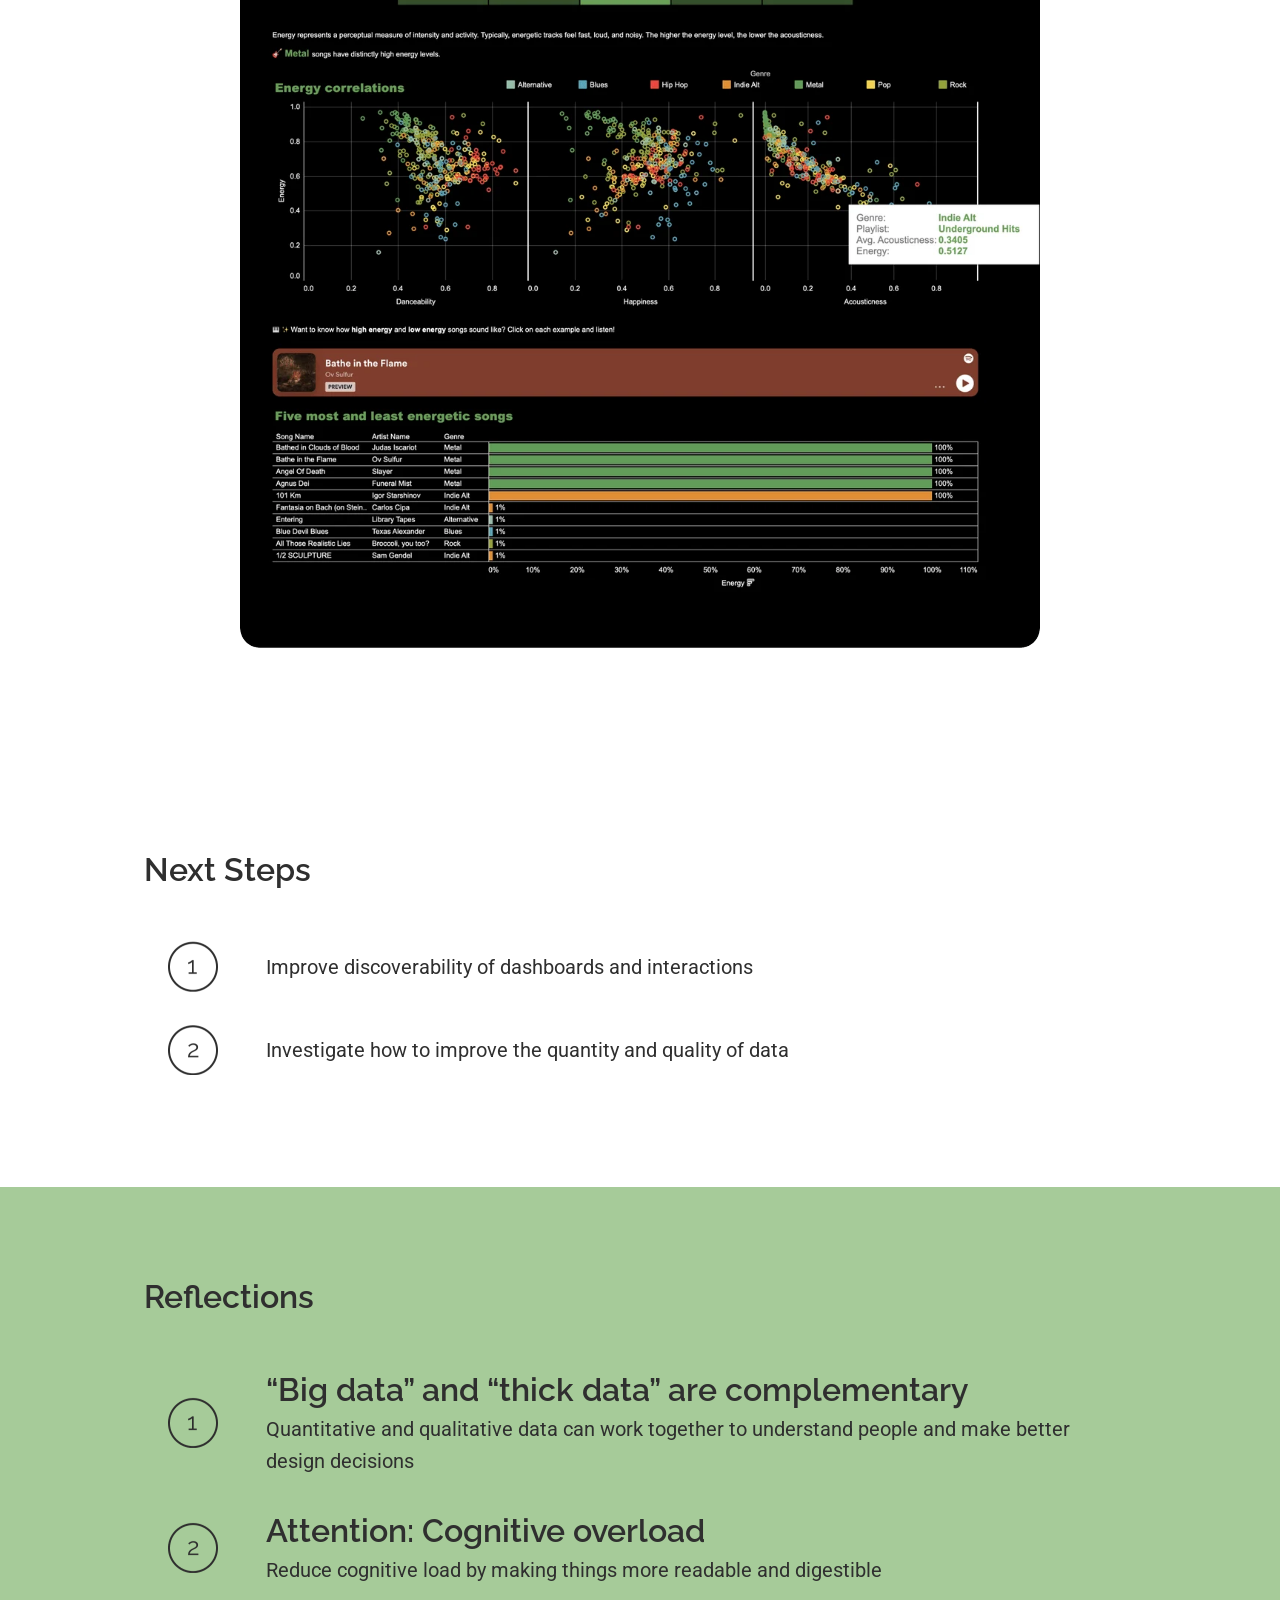
<file: works/spotify-data-visualization/index.html>
<!DOCTYPE html><html lang="en"><head><meta charset="utf-8"/><meta name="description" content="A data visualization project helping DJs explore Spotify music attributes and choose songs."/><title>Spotify Data Visualization</title><meta content="Spotify Data Visualization" property="og:title"/><meta content="Spotify Data Visualization" name="twitter:title"/><meta content="width=device-width, initial-scale=1" name="viewport"/><link href="../../assets/css/portfolio.css" rel="stylesheet"/>
<link href="../../site.css" rel="stylesheet"/><link href="https://fonts.googleapis.com/css2?family=Raleway:wght@300;400;500;600;700;800&amp;family=Roboto:wght@300;400;500;700&amp;display=swap" rel="stylesheet"/><link rel="preconnect" href="https://fonts.googleapis.com"/><link rel="preconnect" href="https://fonts.gstatic.com" crossorigin/><link href="../../assets/64f9a5094c0ef83f96128c89_Y_LOGO.webp" rel="shortcut icon" type="image/x-icon"/><link href="../../assets/64f9a54ee02b05b13fe72a64_Y_LOGO_256x256.webp" rel="apple-touch-icon"/></head><body><div data-collapse="medium" role="banner" class="navbar-work w-nav"><div class="navbarcontainer-3 w-container"><div class="navbar-content-3"><a href="../../" class="link-block-6 w-inline-block"><img src="../../assets/64ebe89e82865eba714292a4_Vectors-Wrapper.svg" loading="lazy" width="48" height="58" alt="" class="vectors-wrapper-23"/></a><div class="frame-93"><div class="frame-92"><div class="text-5">Work</div></div><a href="../../play/" class="playwork-link w-inline-block"><div class="frame-37"><div class="nav-bar-14">Play</div></div></a></div><div class="frame-94"><nav role="navigation" class="navbar-menu-3 w-nav-menu"><a href="../../about-me/" class="navbar-link-3 w-nav-link"><div class="nav-bar-15">About</div></a></nav></div></div><div class="w-nav-button" role="button" tabindex="0" aria-label="Toggle navigation" aria-expanded="false"><div class="w-icon-nav-menu"></div></div></div></div><div class="project-hero"><div class="project-container-25"><img src="../../assets/6501625fc030fa5cbdb50907_modern-thin-frame-realistic-laptop_213110-114-1.webp" loading="lazy" width="741.6520385742188" height="476.3505554199219" alt="" srcset="../../assets/6501625fc030fa5cbdb50907_modern-thin-frame-realistic-laptop_213110-114-1-p-500.webp 500w, ../../assets/6501625fc030fa5cbdb50907_modern-thin-frame-realistic-laptop_213110-114-1-p-800.webp 800w, ../../assets/6501625fc030fa5cbdb50907_modern-thin-frame-realistic-laptop_213110-114-1-p-1080.webp 1080w, ../../assets/6501625fc030fa5cbdb50907_modern-thin-frame-realistic-laptop_213110-114-1-p-1600.webp 1600w, ../../assets/6501625fc030fa5cbdb50907_modern-thin-frame-realistic-laptop_213110-114-1.webp 1616w" sizes="(max-width: 479px) 90vw, (max-width: 991px) 94vw, 741.6484375px" class="modern-thin-frame-realistic-laptop_213110-114-2"/></div></div><div class="project-summary"><div class="project-container-26"><div class="column-35"><div class="heading-1">Spotify Data Visualization</div><div class="heading-3">An interactive platform for party DJs to analyze music data and choose songs to play</div></div><div class="_4-columns-3"><div class="column-36"><div class="project-highligths-col-3"><div class="frame-135"><img src="../../assets/65016582c22e2220b3fd4452_Vectors-Wrapper.svg" loading="lazy" width="30" height="30" alt="" class="vectors-wrapper-46"/><div class="heading-2">Users</div></div><div class="paragraph-work-summary">House Party DJs
Music Lovers</div></div></div><div class="column-36"><div class="project-highligths-col-3"><div class="frame-136"><img src="../../assets/65016582ba1e8ea77d3e25a2_Vectors-Wrapper.svg" loading="lazy" width="30" height="30" alt="" class="vectors-wrapper-46"/><div class="heading-2">Time</div></div><div class="paragraph-work-summary">3 Months</div></div></div><div class="column-36"><div class="project-highligths-col-3"><div class="frame-135"><img src="../../assets/65016583a694783dfb4fee1f_Vectors-Wrapper.svg" loading="lazy" width="25" height="25" alt="" class="vectors-wrapper-47"/><div class="heading-2">Team</div></div><div class="paragraph-work-summary">Haasini Sai
Katrina Ma</div></div></div><div class="column-36"><div class="project-highligths-col-3"><div class="frame-135"><div class="heading-2 responsive">My Focus</div></div><div class="paragraph-work-summary">Interaction Design
Visual Design</div></div></div></div></div></div><div class="overview"><div class="project-container-27"><div class="heading-2">Overview</div><div class="paragraph-work">This class project helps DJs and music lovers find new playlist songs and evaluate tracks using Spotify audio attribute data visualizations.

As a team of three, we crafted visualizations to enhance user understanding of Spotify&#x27;s audio attributes. Following a human-centered approach, we conceived, refined through feedback, and built an interactive Tableau prototype with real data.

My role was a UX designer working on UI and visual design and Tableau dashboard development.</div></div><div class="project-hero-3"><div class="heading-3">Design Process</div><div class="div-block-3"></div><div class="project-container-28"><div class="html-embed w-embed w-script"><div class='tableauPlaceholder' id='viz1694592460299' style='position: relative'><noscript><a href='#'><img alt='Music Discovery &amp; Curation Toolkit ' src='https:&#47;&#47;public.tableau.com&#47;static&#47;images&#47;DJ&#47;DJDataViz&#47;Story&#47;1_rss.png' style='border: none' /></a></noscript><object class='tableauViz'  style='display:none;'><param name='host_url' value='https%3A%2F%2Fpublic.tableau.com%2F' /> <param name='embed_code_version' value='3' /> <param name='site_root' value='' /><param name='name' value='DJDataViz&#47;Story' /><param name='tabs' value='no' /><param name='toolbar' value='yes' /><param name='static_image' value='https:&#47;&#47;public.tableau.com&#47;static&#47;images&#47;DJ&#47;DJDataViz&#47;Story&#47;1.png' /> <param name='animate_transition' value='yes' /><param name='display_static_image' value='yes' /><param name='display_spinner' value='yes' /><param name='display_overlay' value='yes' /><param name='display_count' value='yes' /><param name='language' value='en-US' /><param name='filter' value='publish=yes' /></object></div>                <script type='text/javascript'>                    var divElement = document.getElementById('viz1694592460299');                    var vizElement = divElement.getElementsByTagName('object')[0];                    vizElement.style.width='1300px';vizElement.style.height='1227px';                    var scriptElement = document.createElement('script');                    scriptElement.src = 'https://public.tableau.com/javascripts/api/viz_v1.js';                    vizElement.parentNode.insertBefore(scriptElement, vizElement);                </script></div><div class="process-flow-2 f2wf-columns-3"><div class="frame-186"><img src="../../assets/6525c2169c30669a93ba21fa_Vectors-Wrapper.svg" loading="lazy" width="1059" height="247" alt="" class="vectors-wrapper-53"/></div></div></div></div></div><div class="background"><div class="project-container-29"><div class="heading-2">DJ Is NOT Just “choosing songs”</div><div class="paragraph-work">DJs must balance the set using crowd energy, track elements, and song popularity. Yet, confusion arises over song choices, leading to frequent changes if they don&#x27;t match the vibe.</div></div></div><div class="inciting-incident"><div class="project-container-30"><div class="heading-2">Big Data: Understanding DJ’s Problems</div><div class="paragraph-work">Using secondary research as our foundation, we gained insights into music terminology and the world of DJs. We then conducted four interviews with music creation enthusiasts to identify their needs, revealing two main problems:</div><div class="frame-138"><div class="frame-139"><div class="frame-140"><img src="../../assets/6501789874dd7ae0a15fca52_Frame-54-1.webp" loading="lazy" width="49" height="50" alt="" class="frame-54-1"/><div class="dj-text"><div class="dj-text"><span class="heading-2">Exploring songs
</span><span class="paragraph-work">DJs find it unproductive to switch songs for both high and low-energy danceable tracks</span></div></div></div><div class="frame-140"><img src="../../assets/650178983251ffde501b5406_Frame-60-2.webp" loading="lazy" width="49" height="50" alt="" class="frame-54-1"/><div class="dj-text"><div class="dj-text"><span class="heading-2">Evaluate playlist
</span><span class="paragraph-work">Music lovers are frustrated when their app-recommended playlist doesn&#x27;t fit well</span></div></div></div></div></div><div class="paragraph-work">Based on the research, two key user groups were identified for this visualization:</div><div class="_2-columns-11"><div class="column-37"><img src="../../assets/65017899abbe2ed3e3061b25_Progress-bar-iterations---content-%26-visual-2.webp" loading="lazy" width="240" height="219" alt="" class="progress-bar-iterations---content-visual-3"/><div class="heading-2">House Party DJ</div></div><div class="column-37"><img src="../../assets/6501789a4b7955372edb7bd3_Progress-bar-iterations---content-%26-visual-2.webp" loading="lazy" width="240" height="219.03614807128906" alt="" class="progress-bar-iterations---content-visual-3"/><div class="heading-2">Music Lovers</div></div></div></div></div><div class="hmw"><div class="project-container-31"><div class="heading-2">How Might We</div><div class="heading-hmw"><div class="dj-hmw"><span class="heading-1 responsove">help DJs </span><span class="heading-82">create</span><span class="heading-1 responsove"> and </span><span class="heading-82">evaluate</span><span class="heading-1 responsove"> party playlists?</span></div></div></div></div><div class="crisis"><div class="project-container-32"><div class="heading-2">DJ + Data Visualization = ___?</div><div class="paragraph-work">What do we want to do with DJ + data visualization?</div><div class="frame-141"><div class="heading-3">Top 3 Goals</div><div class="frame-142"><div class="frame-143"><img src="../../assets/65017a98f3cec1ea35289219_Frame-54-2.webp" loading="lazy" width="50" height="50.5" alt="" class="frame-54-1"/><div class="paragraph-work responsive">Visualizing attributes of songs in an extensive music library and a curated DJ playlist</div></div><div class="frame-143"><img src="../../assets/65017a993d05a3ccf7bb6c29_Frame-54-1.webp" loading="lazy" width="50" height="50.5" alt="" class="frame-54-1"/><div class="paragraph-work responsive">Helping DJ choose songs according to vibe</div></div><div class="frame-143"><img src="../../assets/65017a9aa4e92d5cf09b6a95_Frame-54-2.webp" loading="lazy" width="50" height="50.5" alt="" class="frame-54-1"/><div class="paragraph-work responsive">Educating music lovers about music attributes</div></div></div></div></div></div><div class="climax"><div class="project-container-33"><div class="heading-2">Ideate Initial Concepts</div><div class="paragraph-work"><div class="paragraph-work"><div class="paragraph-work">Our initial visualization concepts were grouped to generate 3 design sheets with the </div><a href="http://fds.design/" target="_blank" class="paragraph-22">Five Design Sheets</a><div class="paragraph-work"> methodology.</div></div></div><div class="_3-columns"><div class="column-38"><img src="../../assets/65017aea2ae34020a5b4117c_Screen-Shot-2023-08-25-at-23.34-1.webp" loading="lazy" width="312" height="263" alt="" srcset="../../assets/65017aea2ae34020a5b4117c_Screen-Shot-2023-08-25-at-23.34-1-p-500.webp 500w, ../../assets/65017aea2ae34020a5b4117c_Screen-Shot-2023-08-25-at-23.34-1.webp 624w" sizes="(max-width: 479px) 100vw, (max-width: 991px) 312px, 26vw" class="screen-shot-2023-08-25-at-23-34-1"/><div class="paragraph-21">Initial Concepts</div></div><div class="column-38"><img src="../../assets/65017aeb682f09379d38dcfc_Screen-Shot-2023-08-25-at-23.35-1.webp" loading="lazy" width="443" height="269" alt="" srcset="../../assets/65017aeb682f09379d38dcfc_Screen-Shot-2023-08-25-at-23.35-1-p-500.webp 500w, ../../assets/65017aeb682f09379d38dcfc_Screen-Shot-2023-08-25-at-23.35-1-p-800.webp 800w, ../../assets/65017aeb682f09379d38dcfc_Screen-Shot-2023-08-25-at-23.35-1.webp 886w" sizes="(max-width: 479px) 100vw, (max-width: 767px) 90vw, (max-width: 991px) 443px, 37vw" class="screen-shot-2023-08-25-at-23-34-1"/><div class="paragraph-21">Grouping</div></div><div class="column-38"><img src="../../assets/65017aecfc02edcb8ac4f0f3_IMG_0009-1.webp" loading="lazy" width="331" height="269" alt="" srcset="../../assets/65017aecfc02edcb8ac4f0f3_IMG_0009-1-p-500.webp 500w, ../../assets/65017aecfc02edcb8ac4f0f3_IMG_0009-1.webp 662w" sizes="(max-width: 479px) 100vw, (max-width: 991px) 331px, 28vw" class="img_0009-1"/><div class="paragraph-21">Five Design Sheets</div></div></div></div></div><div class="dj-top-c"><div class="project-container-34"><div class="heading-2">TOP 3 Challenges</div><div class="column-39"><div class="challenge"><img src="../../assets/65017c6f20e989832655cae5_dd1.webp" loading="lazy" width="50" height="50.5" alt="" class="dd1"/><div class="description"><div class="description"><span class="description-0">Usability Challenge: </span><span class="paragraph-work">Testing low-fidelity prototypes to get “thick data” (qualitative data)</span></div></div></div><div class="challenge"><img src="../../assets/65017c70472f8c1f46997068_dd2.webp" loading="lazy" width="50" height="50.5" alt="" class="dd1"/><div class="description"><div class="description"><span class="description-0">Collaboration Challenge: </span><span class="paragraph-work">Giving up on designs and detouring on tools</span></div></div></div><div class="challenge"><img src="../../assets/65017c713854ffebdf86a27a_dd3.webp" loading="lazy" width="50" height="50.5" alt="" class="dd1"/><div class="description"><div class="description"><span class="description-0">Readability Challenge: </span><span class="paragraph-work">Too many data points to read</span></div></div></div></div></div></div><div class="design-decisions-3"><div class="project-container-48"><div class="challenge-heading"><div class="dj-c-heading">Challenge 1</div><div class="challenge-2"><img src="../../assets/6525c2a2329f0ff704282f52_dd1.webp" loading="lazy" width="50" height="50.5" alt="" class="dd1-2"/><div class="heading-3">Testing low-fidelity prototypes to get “thick data”</div></div></div><div class="paragraph-work">Besides gaining “big data” from secondary research, I decided to zoom in with “thick data” to understand how DJs feel, think, and interact with the low-fidelity prototype with usability testing.

Two prototype versions were crafted: Version A is a modification from the 3 design sheets for their respective tasks based on feedback, while Version B is a dashboard where both tasks are performed. Using the Think Aloud method, three participants engaged with both prototypes.</div><div class="column-48"><div class="_2-columns"><div class="column-49"><img src="../../assets/65018085bf58220eadf7dc28_Vectors-Wrapper.svg" loading="lazy" width="424.69140625" height="356.9482421875" alt="" class="vectors-wrapper-54"/><div class="text-16"><div class="text-16"><span class="paragraph-bold">Prototype A: </span><span class="paragraph-work">Parallel coordinates visualization &amp; Dashboard visualization</span></div></div><div class="button-links"><a href="https://www.figma.com/proto/CmosiJkZgrGcfEZmf9ycMr/511-testing?node-id=4-2368&amp;starting-point-node-id=4%3A2368&amp;mode=design&amp;t=Alotjb6AB4xF7uXP-1" target="_blank" class="dj-figma-link w-inline-block"><div class="button-link"><img src="../../assets/650180859c02f78dfb6af53b_Vectors-Wrapper.svg" loading="lazy" width="24" height="24" alt="" class="vectors-wrapper-55"/><div class="nav-bar-28">Figma Link</div></div></a><a href="../../assets/652633a244cde3bc5ab7ba29_Prototype%20A%20Task%20List.webp" class="dj-lightbox w-inline-block" target="_blank" rel="noopener"><div class="button-link"><img src="../../assets/650180862a028f79ff59e552_Vectors-Wrapper.svg" loading="lazy" width="24" height="24" alt="" class="vectors-wrapper-55"/><div class="nav-bar-28">Task List</div></div></a></div></div><div class="column-50"><img src="../../assets/6525c54b6263205ed4e4a80b_unnamed%20(5).webp" loading="lazy" width="512" height="363" alt="" srcset="../../assets/6525c54b6263205ed4e4a80b_unnamed%20(5)-p-500.webp 500w, ../../assets/6525c54b6263205ed4e4a80b_unnamed%20(5).webp 512w" sizes="(max-width: 479px) 100vw, (max-width: 632px) 81vw, (max-width: 991px) 512px, 39vw" class="unnamed-5-1"/><div class="text-16"><div class="text-16"><span class="paragraph-bold">Prototype B: </span><span class="paragraph-work">Tableau scatter plot </span></div></div><div class="button-links"><a href="https://www.figma.com/proto/CmosiJkZgrGcfEZmf9ycMr/511-testing?node-id=4-2368&amp;starting-point-node-id=4%3A2368&amp;mode=design&amp;t=Alotjb6AB4xF7uXP-1" target="_blank" class="dj-figma-link w-inline-block"><div class="button-link"><img src="../../assets/65018088468f11e17553bdc6_Vectors-Wrapper.svg" loading="lazy" width="24" height="24" alt="" class="vectors-wrapper-55"/><div class="nav-bar-28">Figma Link</div></div></a><a href="../../assets/652634a274270a9342ff473f_Prototype%20B%20Task%20List.webp" class="dj-lightbox w-inline-block" target="_blank" rel="noopener"><div class="button-link"><img src="../../assets/65018089b842a0c69c29304b_Vectors-Wrapper.svg" loading="lazy" width="24" height="24" alt="" class="vectors-wrapper-55"/><div class="nav-bar-28">Task List</div></div></a></div></div></div></div><div class="frame-187"><div class="heading-3">Key Insights: Participants preferred Prototype A over Prototype B</div><div class="frame-188"><div class="frame-189"><div class="frame-190"><img src="../../assets/6525c2a78977a9d361911cd7_Frame-54-3.webp" loading="lazy" width="50" height="50.5" alt="" class="dd1-2"/></div><div class="paragraph-work">Participants usually start creating playlist with a song in mind and find similar songs, instead of values of attributes in mind</div></div><div class="frame-189"><div class="frame-190"><img src="../../assets/6525c2a87ee8651cae96bf7b_Frame-54-1.webp" loading="lazy" width="50" height="50.5" alt="" class="dd1-2"/></div><div class="paragraph-work">Participants want to have a better understanding of what the attributes mean</div></div><div class="frame-189"><img src="../../assets/6525c2a8d4aacb481aa1f6e9_Frame-54-2.webp" loading="lazy" width="50" height="50.5" alt="" class="dd1-2"/><div class="paragraph-work">Participants think a concise and consistent summary of the playlist is more important than details of each song</div></div></div></div><div class="challenge-heading"><div class="dj-c-heading">Breakthrough 1</div><div class="challenge-2"><img src="../../assets/6525c2a9e5fa4a532b9747e0_dd1.webp" loading="lazy" width="50" height="50.5" alt="" class="dd1-2"/><div class="heading-3">Thinking in User’s Shoes</div></div></div><div class="frame-191"><div class="frame-192"><div class="frame-189"><img src="../../assets/6525c2a78977a9d361911cd7_Frame-54-3.webp" loading="lazy" width="50" height="50.5" alt="" class="dd1-2"/><div class="paragraph-work responsive">Think about users&#x27; natural song discovery process: let them search for a song before applying filters.</div></div><div class="frame-189"><div class="frame-190"><img src="../../assets/6525c2a87ee8651cae96bf7b_Frame-54-1.webp" loading="lazy" width="50" height="50.5" alt="" class="dd1-2"/></div><div class="paragraph-work responsive">Attributes require clearer explanations for user comprehension. Redesign to simplify musical terminology into plain language</div></div><div class="frame-189"><img src="../../assets/6525c2a8d4aacb481aa1f6e9_Frame-54-2.webp" loading="lazy" width="50" height="50.5" alt="" class="dd1-2"/><div class="paragraph-work responsive">Include instructional text to guide users on visualization usage (e.g., sliders, song reordering)</div></div></div></div><div class="challenge-heading"><div class="dj-c-heading">Challenge 2</div><div class="challenge-2"><img src="../../assets/6525c2aae77b274ed284559a_dd2.webp" loading="lazy" width="50" height="50.5" alt="" class="dd1-2"/><div class="heading-3">Giving up on designs and detouring on tools</div></div></div><div class="paragraph-work"><div class="paragraph-work"><div class="paragraph-work">I first used </div><a href="https://colab.research.google.com/?utm_source=scs-index" target="_blank" class="paragraph-work">Google Colab</a><div class="paragraph-work"> to create Python-based parallel coordinates. However, I had many challenges including lag in interactions due to the dataset&#x27;s size and time constraints due to the steep Python learning curve.</div></div></div><div class="frame-67"><img src="../../assets/6525c54bd421cc6ba726b648_unnamed%20(6).webp" loading="lazy" width="1152" height="402" alt="" srcset="../../assets/6525c54bd421cc6ba726b648_unnamed%20(6)-p-500.webp 500w, ../../assets/6525c54bd421cc6ba726b648_unnamed%20(6).webp 512w" sizes="(max-width: 479px) 90vw, (max-width: 767px) 94vw, (max-width: 991px) 95vw, 96vw" class="dd1-2"/></div><div class="challenge-heading"><div class="dj-c-heading">Breakthrough 2</div><div class="challenge-2"><img src="../../assets/6525c2abc7c24bf69105a3c5_dd2.webp" loading="lazy" width="50" height="50.5" alt="" class="dd1-2"/><div class="heading-3">Re-evaluating Design Tools</div></div></div><div class="paragraph-work">Concurrently, my teammate was exploring parallel coordinates using Tableau. As a team, we re-evaluated the feasibility and limitations of both tools, ultimately choosing Tableau based on factors like time, resources, and our group&#x27;s capabilities.</div><div class="challenge-heading-2"><div class="dj-c-heading">Challenge 3</div><div class="challenge-2"><img src="../../assets/6525c2acb2464147f6a641db_dd3.webp" loading="lazy" width="50" height="50.5" alt="" class="dd1-2"/><div class="heading-3">Too many data points to read</div></div></div><div class="paragraph-work">At first, the dashboard combined parallel coordinates, scatter plots, and tables for playlist evaluation (Figure below). However, the extensive data led to poor visualization readability.</div><div class="frame-67"><img src="../../assets/652647baec5153177626bedc_Screenshot%202022-05-26%20at%209.31.24%20PM.webp" loading="lazy" width="963" height="602" alt="" srcset="../../assets/652647baec5153177626bedc_Screenshot%202022-05-26%20at%209.31.24%20PM-p-500.webp 500w, ../../assets/652647baec5153177626bedc_Screenshot%202022-05-26%20at%209.31.24%20PM-p-800.webp 800w, ../../assets/652647baec5153177626bedc_Screenshot%202022-05-26%20at%209.31.24%20PM-p-1080.webp 1080w, ../../assets/652647baec5153177626bedc_Screenshot%202022-05-26%20at%209.31.24%20PM-p-1600.webp 1600w, ../../assets/652647baec5153177626bedc_Screenshot%202022-05-26%20at%209.31.24%20PM-p-2000.webp 2000w, ../../assets/652647baec5153177626bedc_Screenshot%202022-05-26%20at%209.31.24%20PM.webp 3360w" sizes="(max-width: 479px) 90vw, (max-width: 767px) 94vw, 95vw" class="unnamed-7-1"/></div><div class="challenge-heading"><div class="dj-c-heading">Breakthrough 3</div><div class="challenge-2"><img src="../../assets/6525c2aef9f0c7bad48fa94e_dd3.webp" loading="lazy" width="50" height="50.5" alt="" class="dd1-2"/><div class="heading-3">Dividing dashboards to reduce the cognitive loads</div></div></div><div class="paragraph-work">After adding all the filters and sliders for parallel coordinates, I broke the single dashboard into two dashboards to minimize cognitive loads and make task-specific information easier to digest.</div><img src="../../assets/6525c2afe07a21d8c3ad0562_Frame-68-1.webp" loading="lazy" width="1152" height="761" alt="" srcset="../../assets/6525c2afe07a21d8c3ad0562_Frame-68-1-p-500.webp 500w, ../../assets/6525c2afe07a21d8c3ad0562_Frame-68-1-p-800.webp 800w, ../../assets/6525c2afe07a21d8c3ad0562_Frame-68-1-p-1080.webp 1080w, ../../assets/6525c2afe07a21d8c3ad0562_Frame-68-1.webp 1152w" sizes="(max-width: 479px) 90vw, (max-width: 767px) 94vw, (max-width: 991px) 95vw, (max-width: 1200px) 96vw, 1152px" class="dd1-2"/><img src="../../assets/6525c2aedb213df7e9231607_Frame-71-2.webp" loading="lazy" width="1152" height="1193" alt="" srcset="../../assets/6525c2aedb213df7e9231607_Frame-71-2-p-500.webp 500w, ../../assets/6525c2aedb213df7e9231607_Frame-71-2-p-800.webp 800w, ../../assets/6525c2aedb213df7e9231607_Frame-71-2-p-1080.webp 1080w, ../../assets/6525c2aedb213df7e9231607_Frame-71-2.webp 1152w" sizes="(max-width: 479px) 90vw, (max-width: 767px) 94vw, (max-width: 991px) 95vw, (max-width: 1200px) 96vw, 1152px" class="dd1-2"/></div></div><div class="refined-dashboard"><div class="project-container-36"><div class="heading-2">Refined Dashboard Design Based on User Feedback</div><div class="refine-dashboard-1---quotes"><img src="../../assets/650184500a97ee87840fc3fa_quotes-icon-1.webp" loading="lazy" width="50" height="50.5" alt="" class="frame-54-1"/><div class="quotes-2 responsive">“I usually have a song in mind and I try to find similar songs to it” - Participant 1</div></div><div class="refine-dashboard-1"><img src="../../assets/6501844f1e8187466e165d4c_Frame-54-2.webp" loading="lazy" width="50" height="50.5" alt="" class="frame-54-1"/><div class="frame-73"><div class="heading-3-dj responsive">Parallel coordinates with search field</div><div class="notes-2 responsive">Users can search for a familiar song to see the metrics and adjust the filters to find similar songs</div></div></div><div class="refine-dashboard-1-img"><img src="../../assets/6525c54d68420a905fb63b0f_ezgif.com-video-to-gif.gif" loading="lazy" width="800" height="719" alt="" class="ezgif-1"/></div><div class="refine-dashboard-1---quotes"><img src="../../assets/650184500a97ee87840fc3fa_quotes-icon-1.webp" loading="lazy" width="50" height="50.5" alt="" class="frame-54-1"/><div class="quotes-2 responsive">“I would understand the attributes better if I can listen to some examples” – P2</div></div><div class="refine-dashboard-1"><img src="../../assets/650184520d1b4478809044b9_Frame-54-1.webp" loading="lazy" width="50" height="50.5" alt="" class="frame-54-1"/><div class="frame-73"><div class="heading-3-dj responsive">Dashboards to illustrate attributes</div><div class="notes-2 responsive">Users can delve into attribute correlations and clusters and listen to examples that demonstrate each attribute</div></div></div><div class="refine-dashboard-1-img"><img src="../../assets/6525c54c6c28fb0e8917020b_ezgif.com-video-to-gif%20(2).gif" loading="lazy" width="800" height="719" alt="" class="ezgif-1"/></div><div class="refine-dashboard-1---quotes"><img src="../../assets/650184500a97ee87840fc3fa_quotes-icon-1.webp" loading="lazy" width="50" height="50.5" alt="" class="frame-54-1"/><div class="quotes-2 responsive">“I didn’t know these were clickable. More explanation or labeling would help” – P3</div></div><div class="refine-dashboard-1"><img src="../../assets/6501845401e1fbe4ae21326a_Frame-54-2.webp" loading="lazy" width="50" height="50.5" alt="" class="frame-54-1"/><div class="frame-73"><div class="heading-3-dj responsive">Playlist dashboard with summary and instructions</div><div class="notes-2 responsive">Users can see a playlist snapshot with clear operating instructions</div></div></div><div class="refine-dashboard-1-img"><img src="../../assets/65018454e043fe67509ee49e_Screenshot-2023-05-07-at-8.46-2.webp" loading="lazy" width="800" height="718.979736328125" alt="" srcset="../../assets/65018454e043fe67509ee49e_Screenshot-2023-05-07-at-8.46-2-p-500.webp 500w, ../../assets/65018454e043fe67509ee49e_Screenshot-2023-05-07-at-8.46-2-p-800.webp 800w, ../../assets/65018454e043fe67509ee49e_Screenshot-2023-05-07-at-8.46-2-p-1080.webp 1080w, ../../assets/65018454e043fe67509ee49e_Screenshot-2023-05-07-at-8.46-2-p-1600.webp 1600w, ../../assets/65018454e043fe67509ee49e_Screenshot-2023-05-07-at-8.46-2.webp 1600w" sizes="(max-width: 479px) 90vw, (max-width: 991px) 94vw, 65vw" class="ezgif-1"/></div></div></div><div class="falling-actions-2"><div class="project-container-34-responsive"><div class="heading-2">Next Steps</div><div class="frame-150"><div class="frame-151"><div class="frame-152"><img src="../../assets/650184ddde16b7af3956e8ca_Frame-55.webp" loading="lazy" width="50" height="50.5" alt="" class="frame-153"/><div class="paragraph-work responsive">Improve discoverability of dashboards and interactions</div></div><div class="frame-152"><img src="../../assets/650184de7f2631114fae0d66_Frame-54-2.webp" loading="lazy" width="50" height="50.5" alt="" class="frame-153"/><div class="paragraph-work responsive">Investigate how to improve the quantity and quality of data</div></div></div></div></div></div><div class="reflection-3"><div class="project-container-34-responsive"><div class="heading-2">Reflections</div><div class="frame-154"><div class="frame-155"><div class="frame-156"><img src="../../assets/650184eade16b7af3956f544_Frame-58.webp" loading="lazy" width="50" height="50.5" alt="" class="frame-58"/><div class="frame-157"><div class="heading-2 responsive">“Big data” and “thick data” are complementary</div><div class="paragraph-work responsive">Quantitative and qualitative data can work together to understand people and make better design decisions</div></div></div><div class="frame-156"><img src="../../assets/650184eb2604c736e8f88c67_Frame-54-2.webp" loading="lazy" width="50" height="50.5" alt="" class="frame-58"/><div class="frame-157"><div class="heading-2 responsive">Attention: Cognitive overload</div><div class="paragraph-work responsive">Reduce cognitive load by making things more readable and digestible</div></div></div><div class="frame-156"><img src="../../assets/650184ec5fa139e4cf55cb23_Frame-54-3-1.webp" loading="lazy" width="50" height="50.5" alt="" class="frame-58"/><div class="frame-157"><div class="heading-2 responsive">Provide enough context for the audience</div><div class="paragraph-work responsive">We need to step out of the design mindset and step into the audience&#x27;s shoes</div></div></div></div></div></div></div><div class="exploremore-work"><div class="column-next"><div class="heading-2-next">Superhero Zip</div><div class="heading-3-next">Creating an Amazon Alexa conversational experience to help children learn social-emotional skills</div><a href="../../works/superhero-zip/" class="next-project-link w-inline-block"><div class="next-project-button"><div class="nav-bar">Next Project</div><img src="../../assets/6501857ade16b7af3957695c_Arrow-9-2.webp" loading="lazy" width="62" height="14.7619047164917" alt="" class="arrow-9-6"/></div></a></div></div><div class="footer"><div class="_2-columns-8"><div class="column-20"><div class="frame-106"><img src="../../assets/64f98a1783e6147f66a41ce5_Vectors-Wrapper.svg" loading="lazy" width="24" height="24" alt="" class="vectors-wrapper-35"/><div class="nav-bar-17">LET’S TALK</div></div></div><div class="column-21"><div class="frame-106"><img src="../../assets/64f98a17b397a155ddf312db_Vectors-Wrapper.svg" loading="lazy" width="24" height="24" alt="" class="vectors-wrapper-35"/><div class="nav-bar-17">LINYF1205@GMAIL.COM</div></div></div><div class="column-22"><div class="frame-95"><img src="../../assets/64f98a18d144655082c3a91c_Vectors-Wrapper.svg" loading="lazy" width="24" height="24" alt="" class="vectors-wrapper-35"/><div class="nav-bar-17">LINKEDIN</div></div></div></div><img src="../../assets/64f98a19417f4a3bb4cdf763_Vectors-Wrapper.svg" loading="lazy" width="139" height="52" alt="" class="vectors-wrapper-34"/></div><script src="../../site.js" defer></script></body></html>
</file>
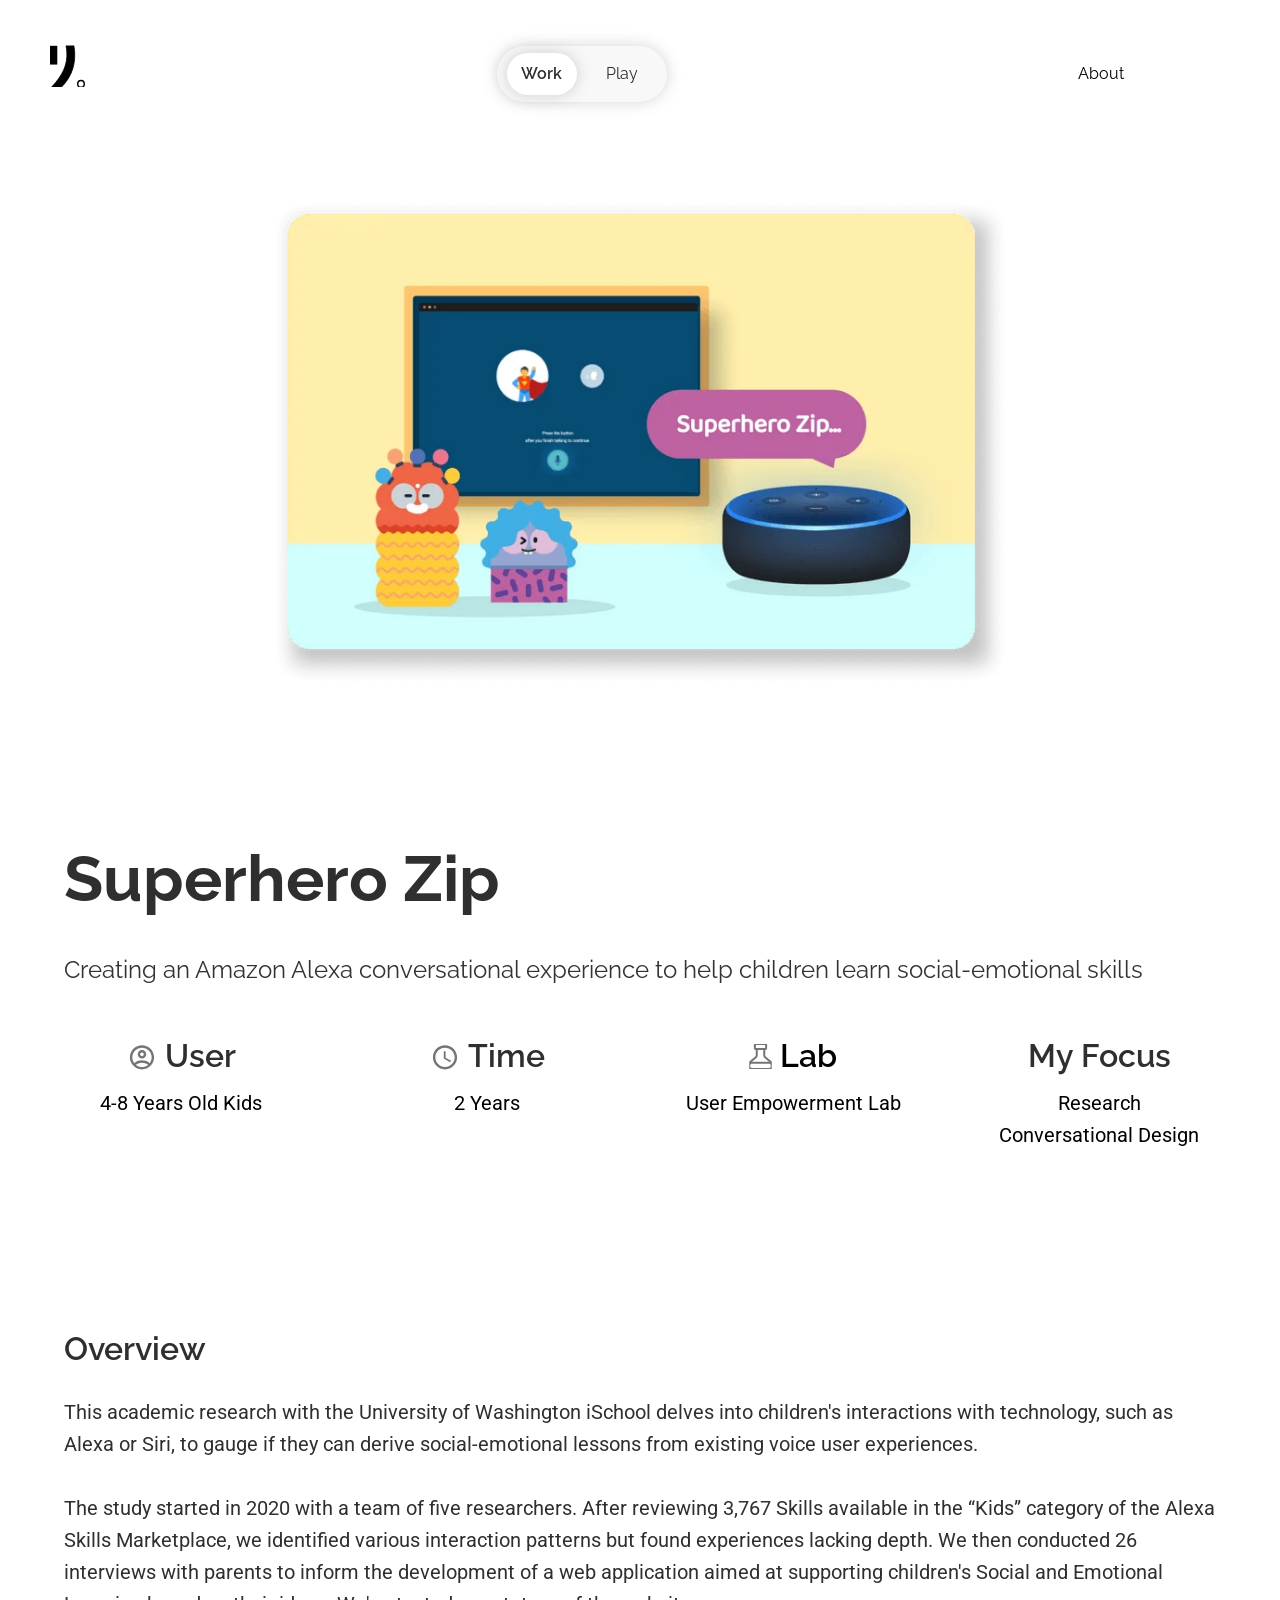
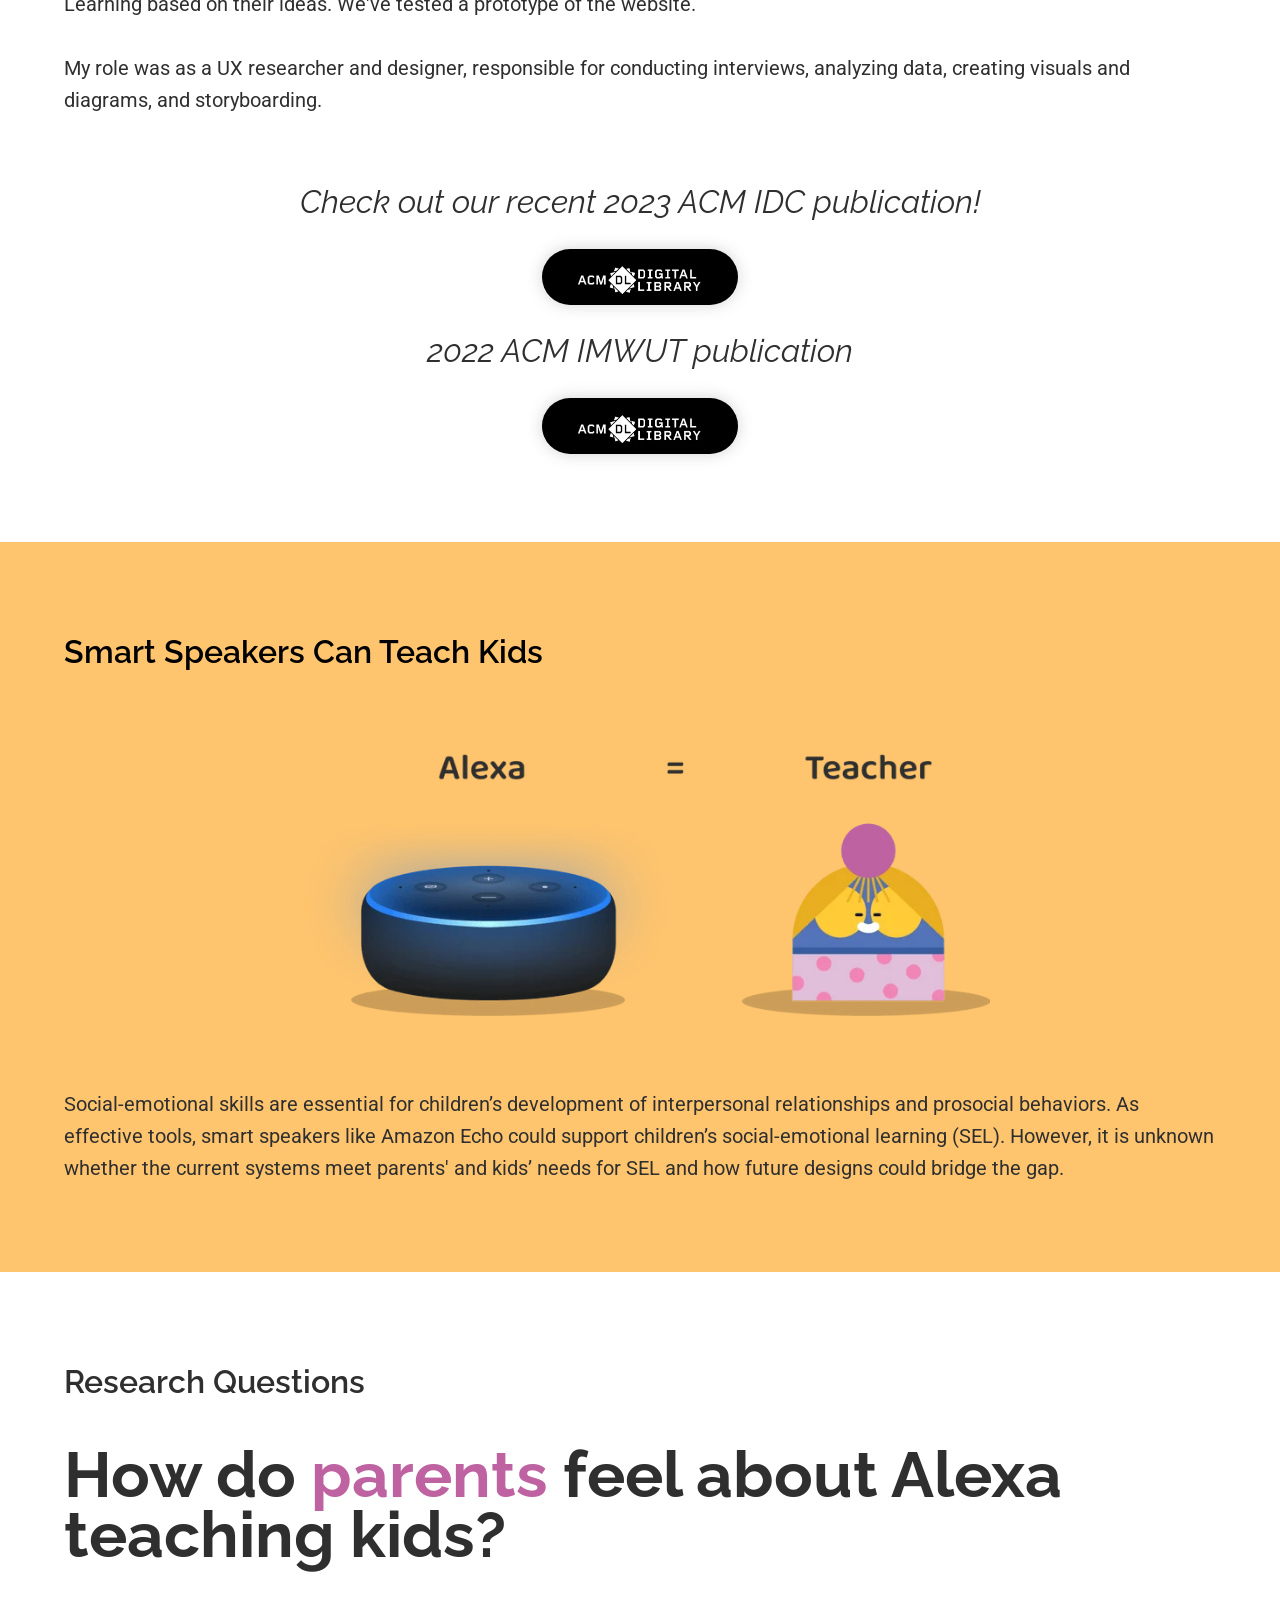
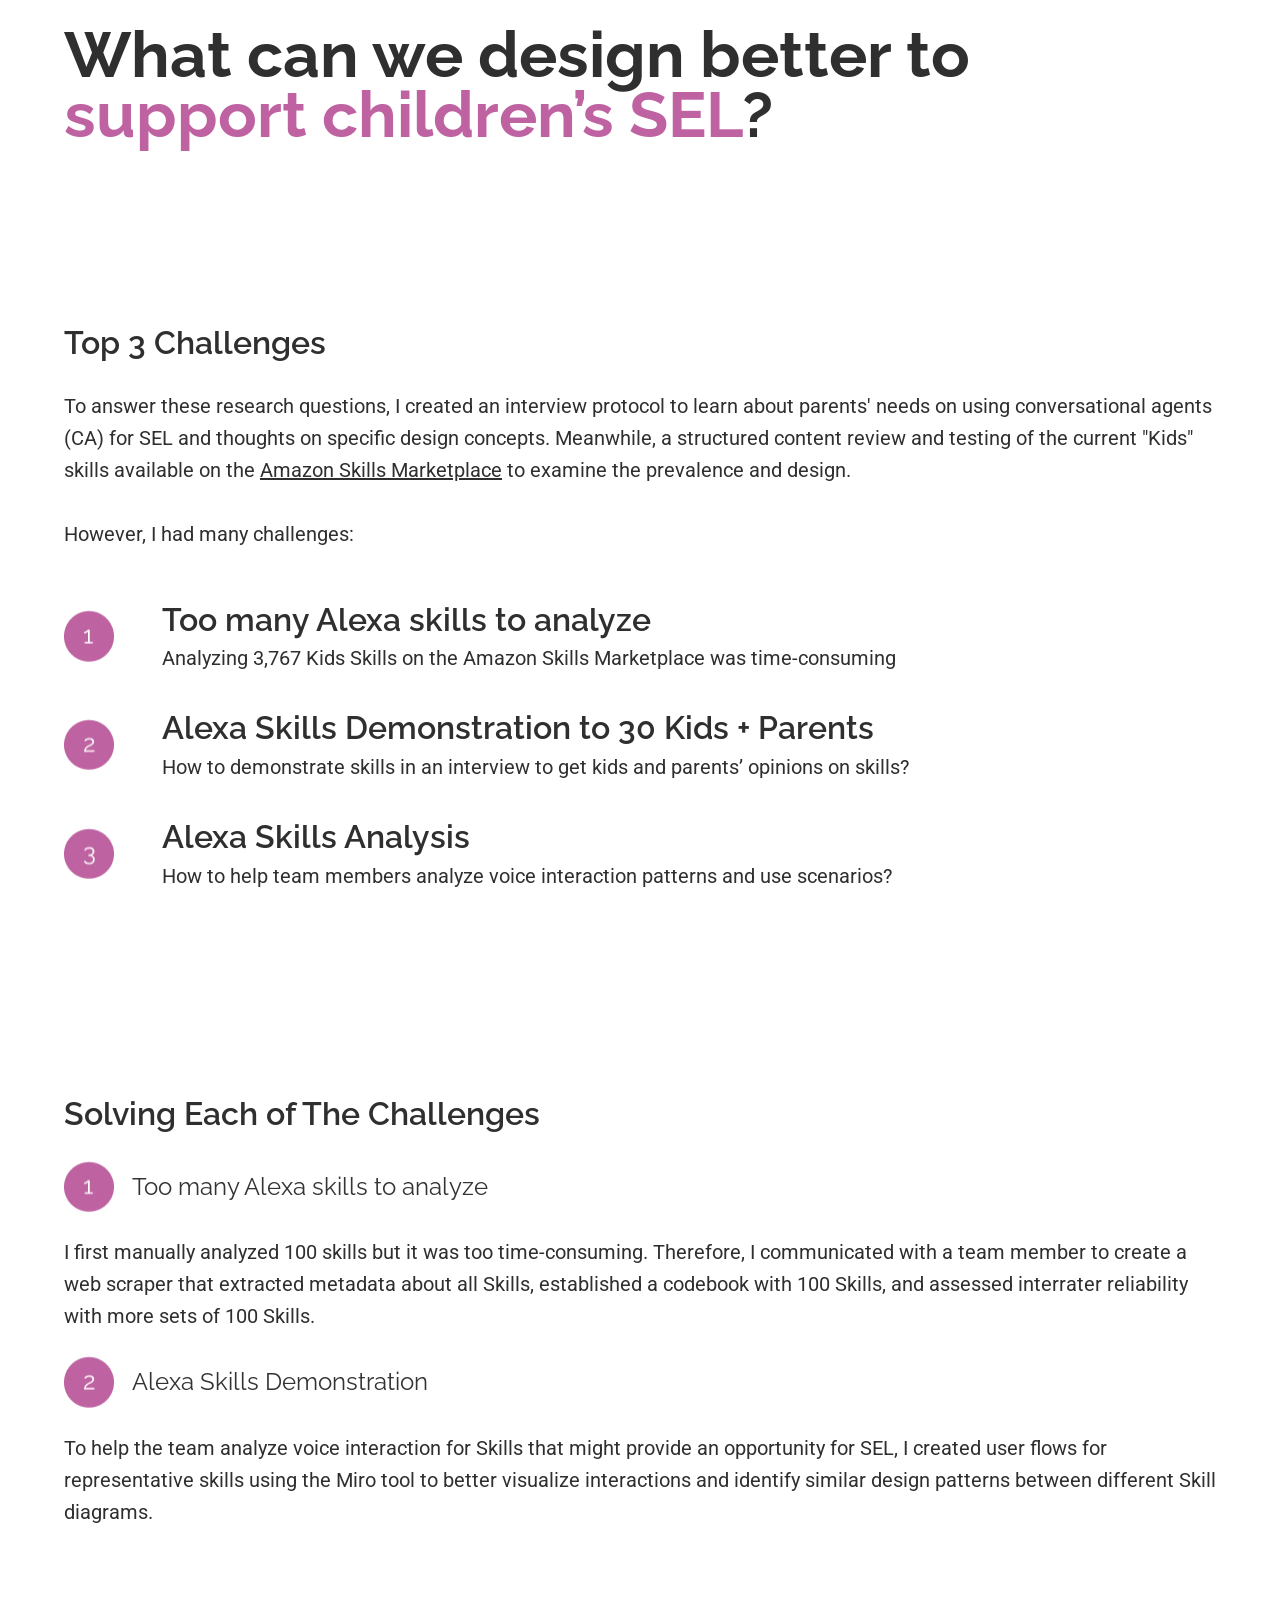
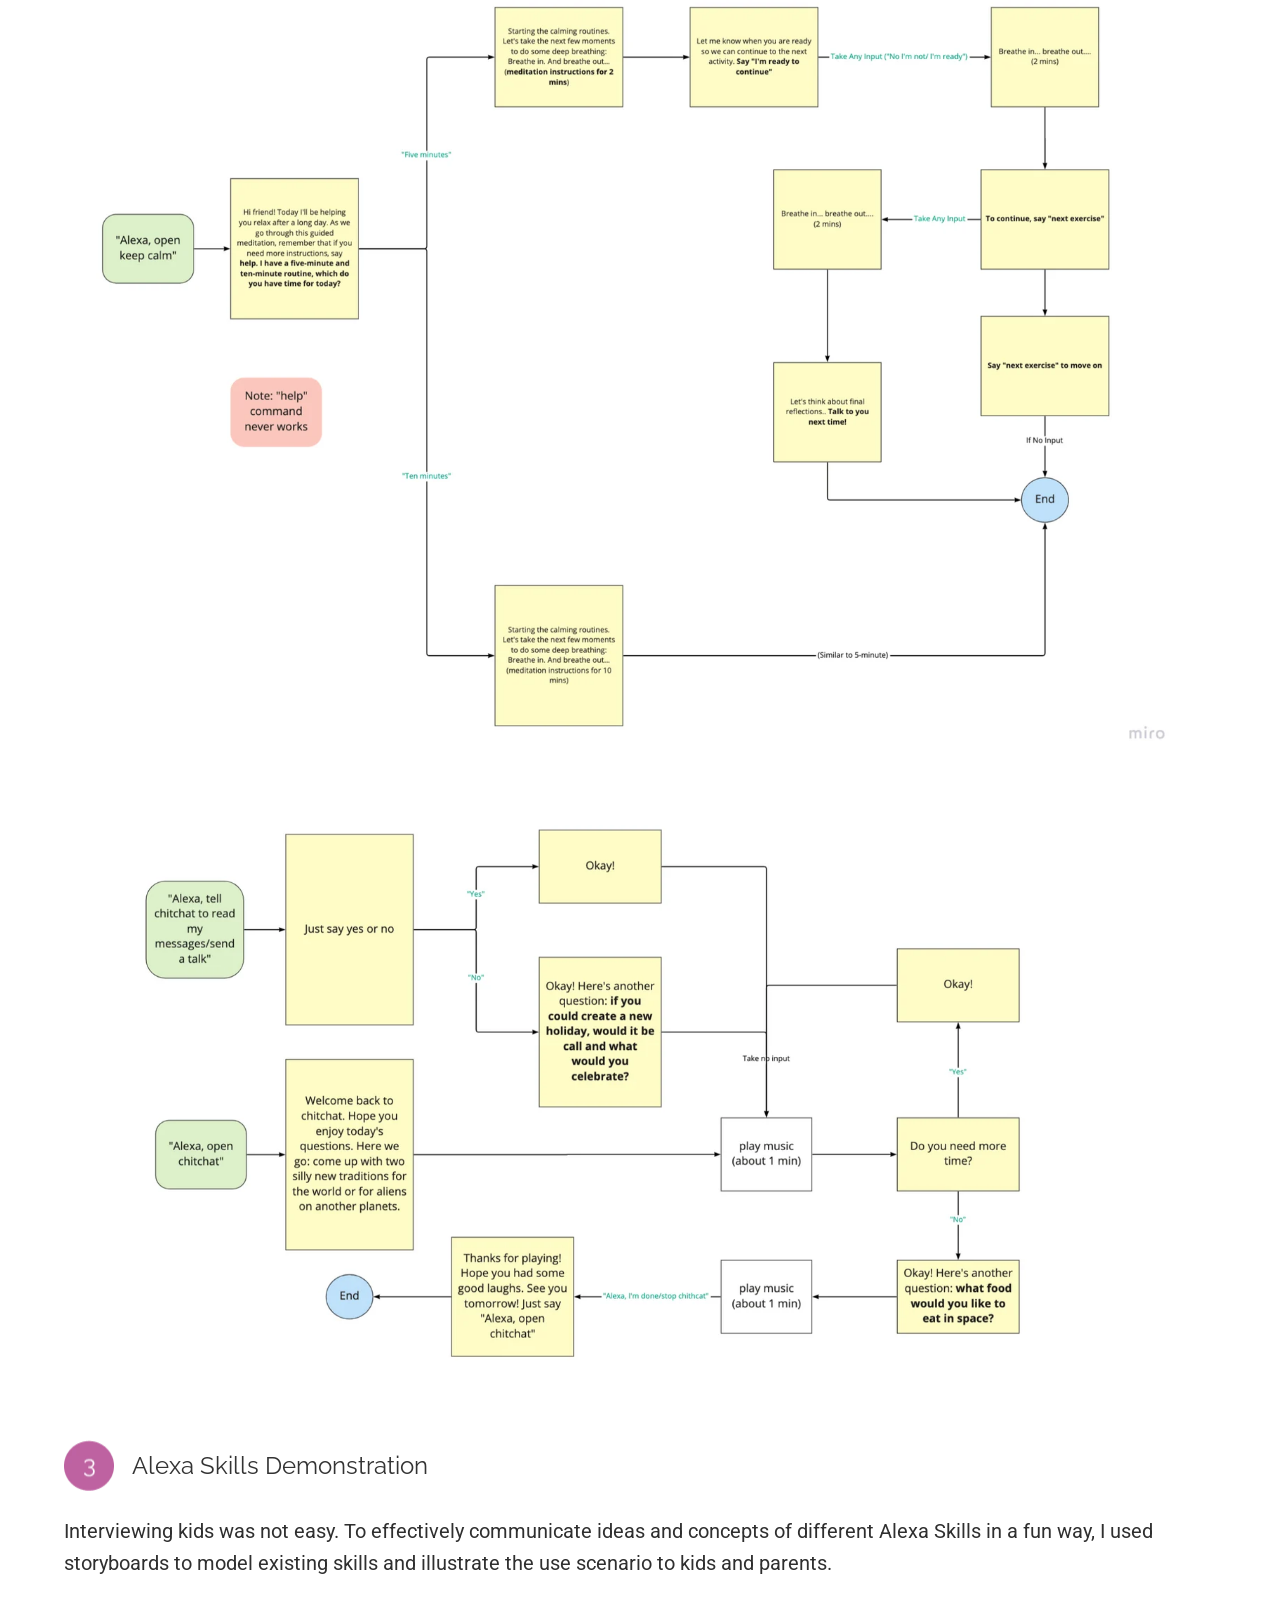
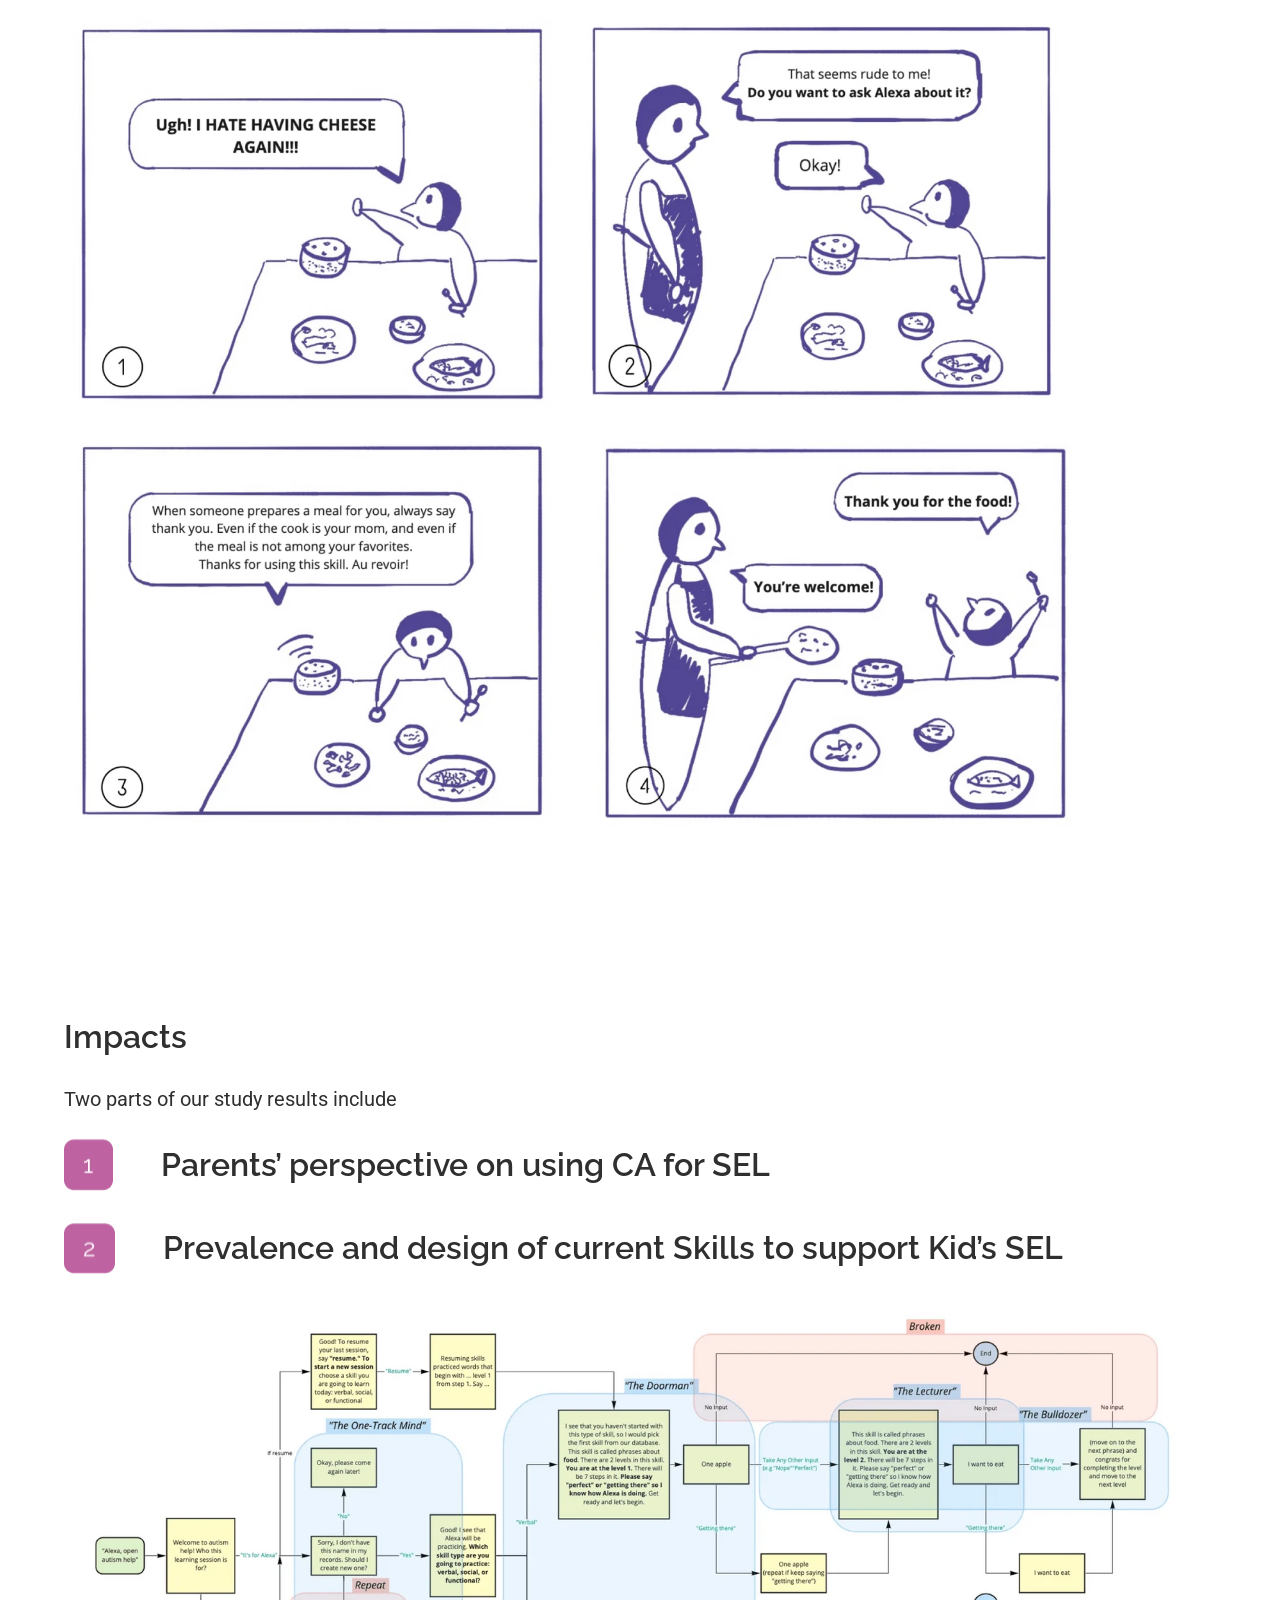
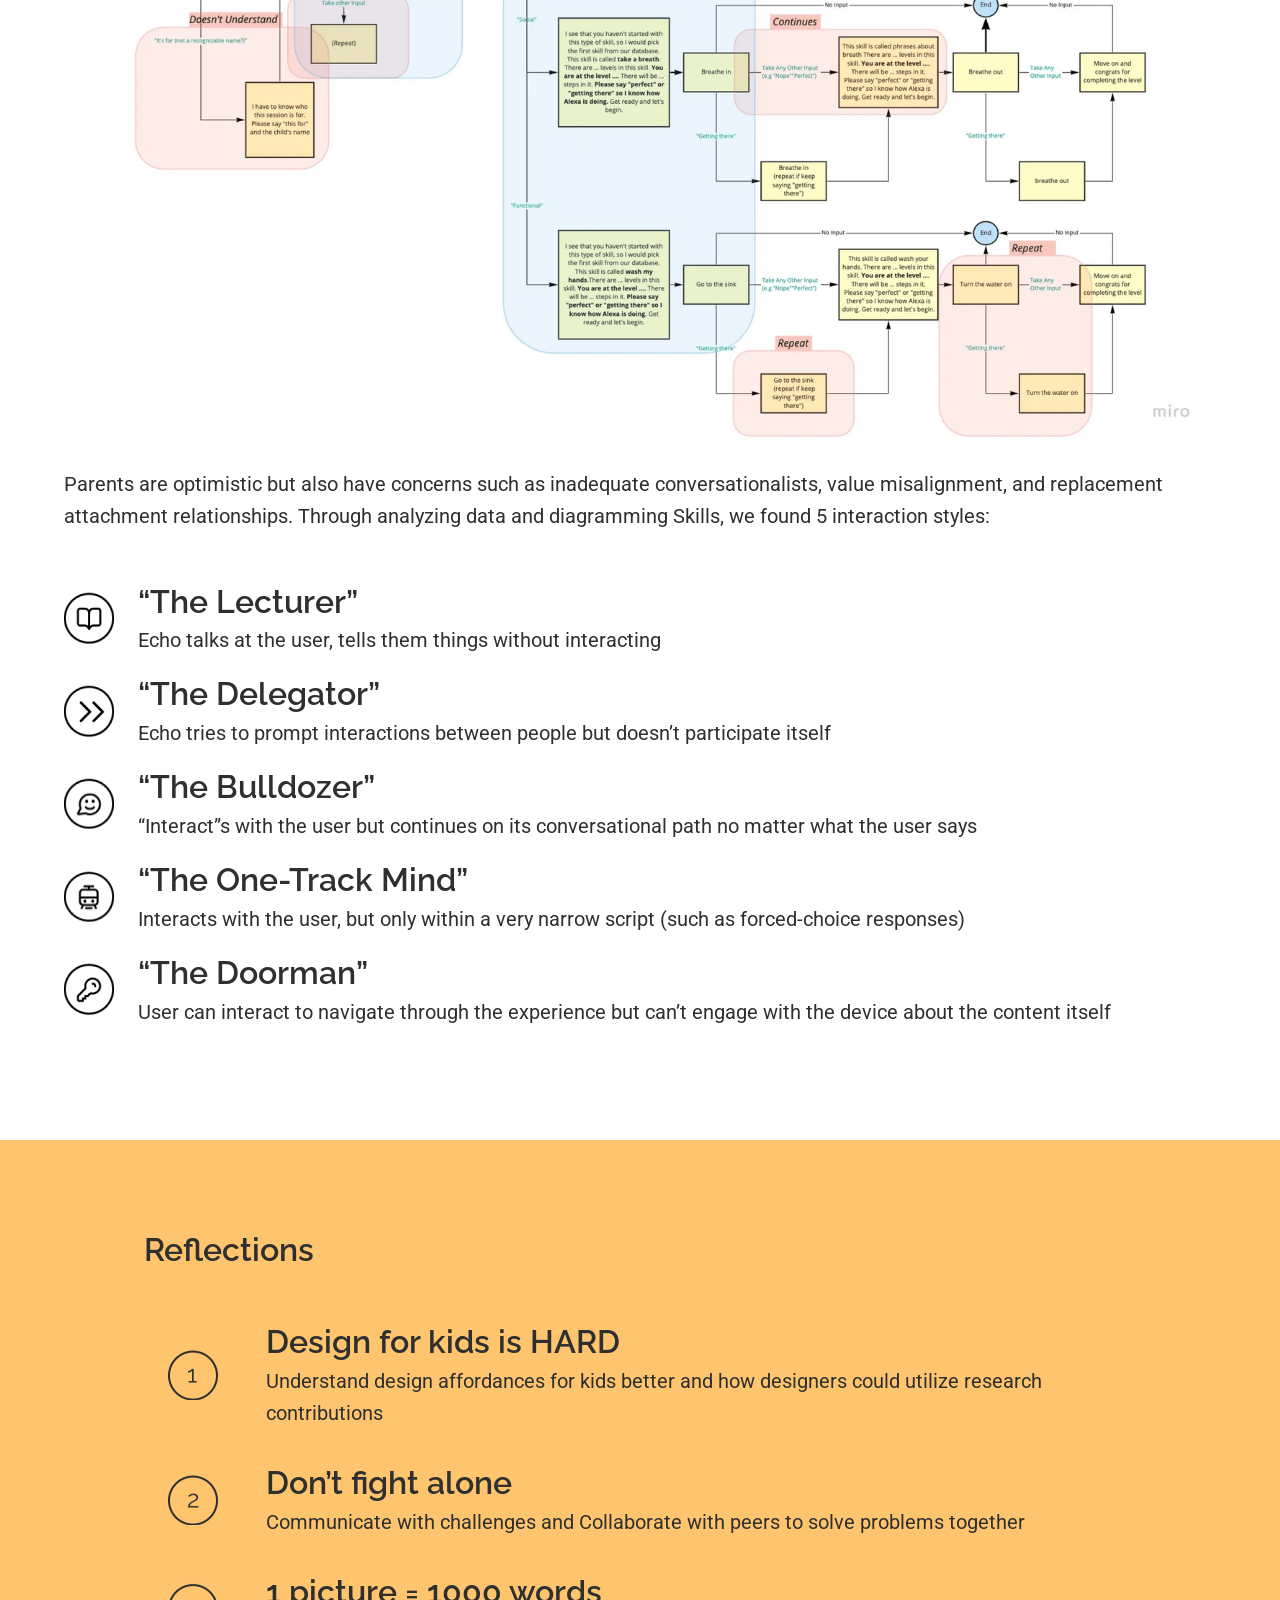
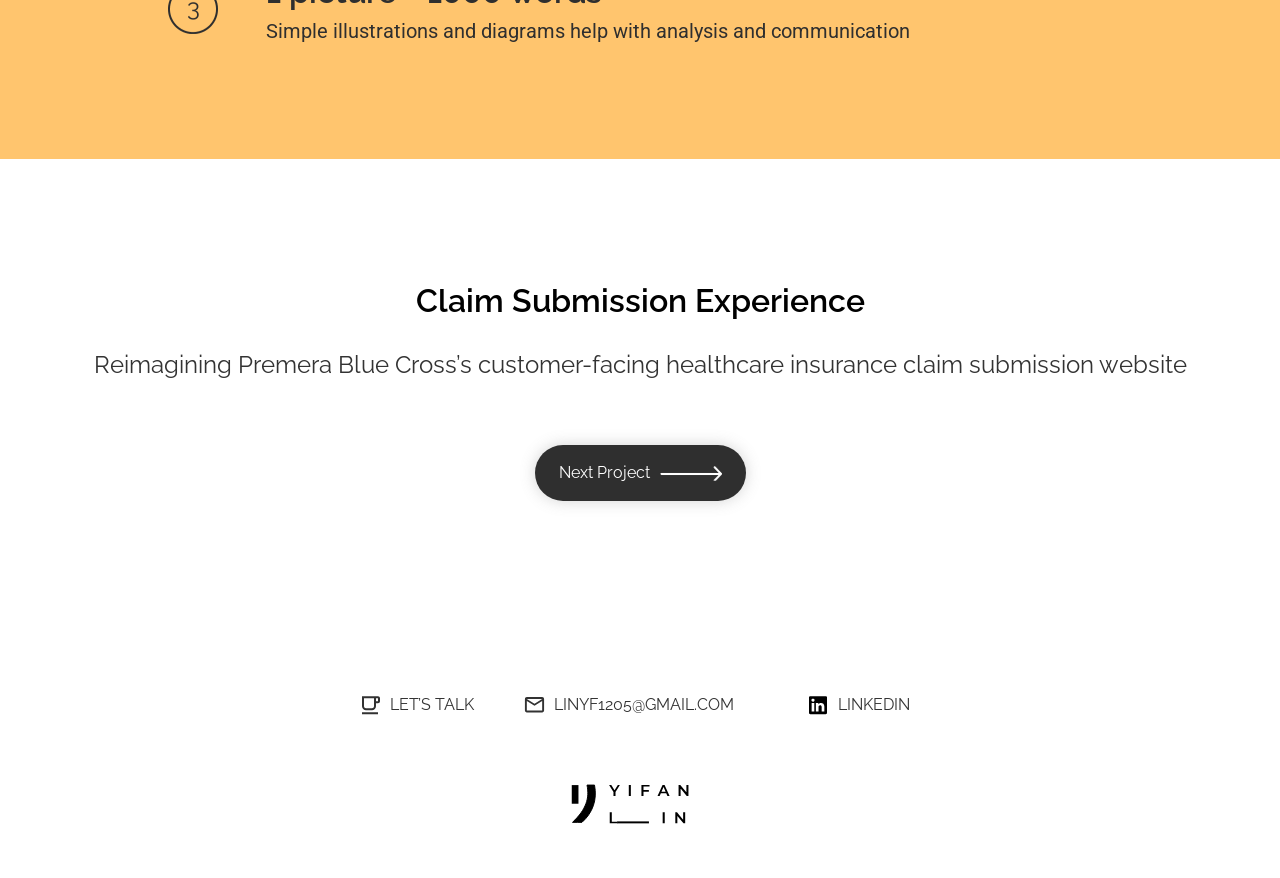
<file: works/superhero-zip/index.html>
<!DOCTYPE html><html lang="en"><head><meta charset="utf-8"/><meta name="description" content="A conversational design project creating an Amazon Alexa experience that teaches children social-emotional skills."/><title>Superhero Zip</title><meta content="Superhero Zip" property="og:title"/><meta content="Superhero Zip" name="twitter:title"/><meta content="width=device-width, initial-scale=1" name="viewport"/><link href="../../assets/css/portfolio.css" rel="stylesheet"/>
<link href="../../site.css" rel="stylesheet"/><link href="https://fonts.googleapis.com/css2?family=Raleway:wght@300;400;500;600;700;800&amp;family=Roboto:wght@300;400;500;700&amp;display=swap" rel="stylesheet"/><link rel="preconnect" href="https://fonts.googleapis.com"/><link rel="preconnect" href="https://fonts.gstatic.com" crossorigin/><link href="../../assets/64f9a5094c0ef83f96128c89_Y_LOGO.webp" rel="shortcut icon" type="image/x-icon"/><link href="../../assets/64f9a54ee02b05b13fe72a64_Y_LOGO_256x256.webp" rel="apple-touch-icon"/></head><body><div data-collapse="medium" role="banner" class="navbar-work w-nav"><div class="navbarcontainer-3 w-container"><div class="navbar-content-3"><a href="../../" class="link-block-6 w-inline-block"><img src="../../assets/64ebe89e82865eba714292a4_Vectors-Wrapper.svg" loading="lazy" width="48" height="58" alt="" class="vectors-wrapper-23"/></a><div class="frame-93"><div class="frame-92"><div class="text-5">Work</div></div><a href="../../play/" class="playwork-link w-inline-block"><div class="frame-37"><div class="nav-bar-14">Play</div></div></a></div><div class="frame-94"><nav role="navigation" class="navbar-menu-3 w-nav-menu"><a href="../../about-me/" class="navbar-link-3 w-nav-link"><div class="nav-bar-15">About</div></a></nav></div></div><div class="w-nav-button" role="button" tabindex="0" aria-label="Toggle navigation" aria-expanded="false"><div class="w-icon-nav-menu"></div></div></div></div><div class="project-hero"><div class="project-container"><img src="../../assets/65129b338f825ca7f1d912fe_Cover-1.webp" loading="lazy" width="742.1052856445312" height="470" alt="" srcset="../../assets/65129b338f825ca7f1d912fe_Cover-1-p-500.webp 500w, ../../assets/65129b338f825ca7f1d912fe_Cover-1-p-800.webp 800w, ../../assets/65129b338f825ca7f1d912fe_Cover-1-p-1080.webp 1080w, ../../assets/65129b338f825ca7f1d912fe_Cover-1-p-1600.webp 1600w, ../../assets/65129b338f825ca7f1d912fe_Cover-1.webp 1602w" sizes="(max-width: 479px) 96vw, (max-width: 767px) 97vw, 742.1015625px" class="cover-2"/></div></div><div class="project-summary"><div class="project-container-2"><div class="column-16"><div class="heading-1">Superhero Zip</div><div class="heading-3">Creating an Amazon Alexa conversational experience to help children learn social-emotional skills</div></div><div class="_4-columns"><div class="column-15"><div class="project-highligths-col"><div class="frame-95"><img src="../../assets/64f98726d7a4a087d5574f18_Vectors-Wrapper.svg" loading="lazy" width="30" height="30" alt="" class="vectors-wrapper-24"/><div class="heading-2">User</div></div><div class="paragraph-work-summary">4-8 Years Old Kids</div></div></div><div class="column-15"><div class="project-highligths-col"><div class="frame-96"><img src="../../assets/64f987263020ea16226e73a6_Vectors-Wrapper.svg" loading="lazy" width="30" height="30" alt="" class="vectors-wrapper-24"/><div class="heading-2">Time</div></div><div class="paragraph-work-summary">2 Years</div></div></div><div class="column-42"><div class="project-highligths-col-4"><div class="frame-163"><img src="../../assets/6512987d83ced833d8a3b852_Vectors-Wrapper.svg" loading="lazy" width="22.5" height="25" alt="" class="vectors-wrapper-49"/><div class="heading-89">Lab</div></div><div class="paragraph-25">User Empowerment Lab</div></div></div><div class="column-15 responsive"><div class="project-highligths-col"><div class="frame-95"><div class="heading-2 responsive">My Focus</div></div><div class="paragraph-work-summary">Research<br/>Conversational Design<br/></div></div></div></div></div></div><div class="overview"><div class="project-container-37"><div class="heading-2">Overview</div><div class="paragraph-work">This academic research with the University of Washington iSchool delves into children&#x27;s interactions with technology, such as Alexa or Siri, to gauge if they can derive social-emotional lessons from existing voice user experiences.

The study started in 2020 with a team of five researchers. After reviewing 3,767 Skills available in the “Kids” category of the Alexa Skills Marketplace, we identified various interaction patterns but found experiences lacking depth. We then conducted 26 interviews with parents to inform the development of a web application aimed at supporting children&#x27;s Social and Emotional Learning based on their ideas. We&#x27;ve tested a prototype of the website.

My role was as a UX researcher and designer, responsible for conducting interviews, analyzing data, creating visuals and diagrams, and storyboarding.</div><div class="frame-164"><div class="quotes-3">Check out our recent 2023 ACM IDC publication!</div><a href="https://dl.acm.org/doi/abs/10.1145/3585088.3589376" target="_blank" class="acm-link w-inline-block"><div class="frame-2"><img src="../../assets/651298ebf0efe8f82c088e01_ACM-Digital-Library-1.webp" loading="lazy" width="147.17648315429688" height="54" alt="" class="acm-digital-library-1"/></div></a><div class="quotes-3">2022 ACM IMWUT publication</div><a href="https://dl.acm.org/doi/10.1145/3534622" target="_blank" class="acm-link w-inline-block"><div class="frame-2"><img src="../../assets/651298ebf0efe8f82c088e01_ACM-Digital-Library-1.webp" loading="lazy" width="147.17648315429688" height="54" alt="" class="acm-digital-library-1"/></div></a></div></div></div><div class="background-alexa"><div class="project-container-39"><div class="heading-91">Smart Speakers Can Teach Kids</div><div class="frame-165"><img src="../../assets/6512a29f7555f7b4709cb5d7_Group-627134-1.webp" loading="lazy" width="700" height="269.2843017578125" alt="" srcset="../../assets/6512a29f7555f7b4709cb5d7_Group-627134-1-p-500.webp 500w, ../../assets/6512a29f7555f7b4709cb5d7_Group-627134-1-p-800.webp 800w, ../../assets/6512a29f7555f7b4709cb5d7_Group-627134-1-p-1080.webp 1080w, ../../assets/6512a29f7555f7b4709cb5d7_Group-627134-1.webp 1400w" sizes="(max-width: 479px) 90vw, (max-width: 767px) 91vw, 700px" class="group-627134-1"/></div><div class="paragraph-27">Social-emotional skills are essential for children’s development of interpersonal relationships and prosocial behaviors. As effective tools, smart speakers like Amazon Echo could support children’s social-emotional learning (SEL). However, it is unknown whether the current systems meet parents&#x27; and kids’ needs for SEL and how future designs could bridge the gap.</div></div></div><div class="hmw"><div class="project-container-40"><div class="heading-2">Research Questions</div><div class="heading-hmw heading-alexa"><div class="heading-hmw"><span class="heading-1 responsove">How do </span><span class="heading-alexa">parents</span><span class="heading-1 responsove"> feel about Alexa teaching kids?

What can we design better to </span><span class="heading-alexa">support children’s SEL</span><span class="heading-1 responsove">?</span></div></div></div></div><div class="crisis"><div class="project-container-41"><div class="heading-2">Top 3 Challenges</div><div class="paragraph-28"><div class="paragraph-28"><div class="paragraph-work">To answer these research questions, I created an interview protocol to learn about parents&#x27; needs on using conversational agents (CA) for SEL and thoughts on specific design concepts. Meanwhile, a structured content review and testing of the current &quot;Kids&quot; skills available on the </div><a href="https://www.amazon.com/s?bbn=13727922011&amp;rh=n%3A13727921011%2Cn%3A14284832011&amp;dc&amp;qid=1664953599&amp;rnid=13727922011&amp;ref=lp_13727922011_nr_n_8" target="_blank" class="paragraph-30">Amazon Skills Marketplace</a><div class="paragraph-work"> to examine the prevalence and design.

However, I had many challenges: </div></div></div><div class="frame-166"><div class="frame-167"><div class="frame-168"><div class="frame-169"><img src="../../assets/6512a6654807af0befe02fe9_Frame-54.webp" loading="lazy" width="50" height="51" alt="" class="frame-170"/></div><div class="frame-171"><div class="heading-2">Too many Alexa skills to analyze</div><div class="paragraph-work">Analyzing 3,767 Kids Skills on the Amazon Skills Marketplace was time-consuming</div></div></div><div class="frame-168"><img src="../../assets/6512a666a5bb11e4343a0ad5_Frame-54-(1).webp" loading="lazy" width="50" height="51" alt="" class="frame-170"/><div class="frame-171"><div class="heading-2">Alexa Skills Demonstration to 30 Kids + Parents</div><div class="paragraph-work">How to demonstrate skills in an interview to get kids and parents’ opinions on skills?</div></div></div><div class="frame-168"><img src="../../assets/6512a667b39aa4892b292475_Frame-54-(2).webp" loading="lazy" width="50" height="51" alt="" class="frame-170"/><div class="frame-171"><div class="heading-2">Alexa Skills Analysis</div><div class="paragraph-work">How to help team members analyze voice interaction patterns and use scenarios?</div></div></div></div></div></div></div><div class="climax"><div class="project-container-42"><div class="heading-2">Solving Each of The Challenges</div><div class="frame-172"><img src="../../assets/6512a6654807af0befe02fe9_Frame-54.webp" loading="lazy" width="50" height="51" alt="" class="frame-173"/><div class="heading-3">Too many Alexa skills to analyze</div></div><div class="paragraph-work">I first manually analyzed 100 skills but it was too time-consuming. Therefore, I communicated with a team member to create a web scraper that extracted metadata about all Skills, established a codebook with 100 Skills, and assessed interrater reliability with more sets of 100 Skills.</div><div class="frame-172"><img src="../../assets/6512a666a5bb11e4343a0ad5_Frame-54-(1).webp" loading="lazy" width="50" height="51" alt="" class="frame-173"/><div class="heading-3">Alexa Skills Demonstration</div></div><div class="paragraph-work">To help the team analyze voice interaction for Skills that might provide an opportunity for SEL, I created user flows for representative skills using the Miro tool to better visualize interactions and identify similar design patterns between different Skill diagrams.</div><div class="grid-2-x-2"><img src="../../assets/6512a6d84d0f160dedd3a971_alexa-dia-1-1.webp" loading="lazy" width="1127" height="812" alt="" srcset="../../assets/6512a6d84d0f160dedd3a971_alexa-dia-1-1-p-500.webp 500w, ../../assets/6512a6d84d0f160dedd3a971_alexa-dia-1-1-p-800.webp 800w, ../../assets/6512a6d84d0f160dedd3a971_alexa-dia-1-1-p-1080.webp 1080w, ../../assets/6512a6d84d0f160dedd3a971_alexa-dia-1-1-p-1600.webp 1600w, ../../assets/6512a6d84d0f160dedd3a971_alexa-dia-1-1-p-2000.webp 2000w, ../../assets/6512a6d84d0f160dedd3a971_alexa-dia-1-1.webp 2254w" sizes="(max-width: 479px) 90vw, (max-width: 767px) 94vw, 95vw" class="frame-173"/><img src="../../assets/6512a6d950115b254be93772_alexa-vui-diagram-1.webp" loading="lazy" width="1123" height="651" alt="" srcset="../../assets/6512a6d950115b254be93772_alexa-vui-diagram-1-p-500.webp 500w, ../../assets/6512a6d950115b254be93772_alexa-vui-diagram-1-p-800.webp 800w, ../../assets/6512a6d950115b254be93772_alexa-vui-diagram-1-p-1080.webp 1080w, ../../assets/6512a6d950115b254be93772_alexa-vui-diagram-1-p-1600.webp 1600w, ../../assets/6512a6d950115b254be93772_alexa-vui-diagram-1-p-2000.webp 2000w, ../../assets/6512a6d950115b254be93772_alexa-vui-diagram-1.webp 2246w" sizes="(max-width: 479px) 90vw, (max-width: 767px) 94vw, 95vw" class="frame-173"/></div><div class="frame-172"><img src="../../assets/6512a667b39aa4892b292475_Frame-54-(2).webp" loading="lazy" width="50" height="51" alt="" class="frame-173"/><div class="heading-3">Alexa Skills Demonstration</div></div><div class="paragraph-work">Interviewing kids was not easy. To effectively communicate ideas and concepts of different Alexa Skills in a fun way, I used storyboards to model existing skills and illustrate the use scenario to kids and parents.</div><img src="../../assets/6512a6da668a094fc91fdc8b_alexa-storyboard-1.webp" loading="lazy" width="1024" height="835" alt="" srcset="../../assets/6512a6da668a094fc91fdc8b_alexa-storyboard-1-p-500.webp 500w, ../../assets/6512a6da668a094fc91fdc8b_alexa-storyboard-1-p-800.webp 800w, ../../assets/6512a6da668a094fc91fdc8b_alexa-storyboard-1-p-1080.webp 1080w, ../../assets/6512a6da668a094fc91fdc8b_alexa-storyboard-1-p-1600.webp 1600w, ../../assets/6512a6da668a094fc91fdc8b_alexa-storyboard-1-p-2000.webp 2000w, ../../assets/6512a6da668a094fc91fdc8b_alexa-storyboard-1.webp 2048w" sizes="(max-width: 479px) 90vw, (max-width: 767px) 94vw, 95vw" class="frame-173"/></div></div><div class="design-decisions-summary-alexa"><div class="project-container-43"><div class="heading-2">Impacts</div><div class="paragraph-work">Two parts of our study results include</div><div class="frame-174"><div class="frame-175"><img src="../../assets/6512a7aa61e9f3cbc34a97ad_Frame-54-(3).webp" loading="lazy" width="49" height="51" alt="" class="frame-54-3"/><div class="heading-2 responsive">Parents’ perspective on using CA for SEL</div></div><div class="frame-175"><img src="../../assets/6512a7aa95c506c152f2cddd_Frame-61.webp" loading="lazy" width="51" height="51" alt="" class="frame-54-3"/><div class="heading-2 responsive">Prevalence and design of current Skills to support Kid’s SEL</div></div></div><img src="../../assets/6512a7ab3fda1ea7c35d5c4f_Socioemotional-CA-Skills-Brainstorming---Autism-help-(combined)-1.webp" loading="lazy" width="1200" height="775.3920288085938" alt="" srcset="../../assets/6512a7ab3fda1ea7c35d5c4f_Socioemotional-CA-Skills-Brainstorming---Autism-help-(combined)-1-p-500.webp 500w, ../../assets/6512a7ab3fda1ea7c35d5c4f_Socioemotional-CA-Skills-Brainstorming---Autism-help-(combined)-1-p-800.webp 800w, ../../assets/6512a7ab3fda1ea7c35d5c4f_Socioemotional-CA-Skills-Brainstorming---Autism-help-(combined)-1-p-1080.webp 1080w, ../../assets/6512a7ab3fda1ea7c35d5c4f_Socioemotional-CA-Skills-Brainstorming---Autism-help-(combined)-1-p-1600.webp 1600w, ../../assets/6512a7ab3fda1ea7c35d5c4f_Socioemotional-CA-Skills-Brainstorming---Autism-help-(combined)-1-p-2000.webp 2000w, ../../assets/6512a7ab3fda1ea7c35d5c4f_Socioemotional-CA-Skills-Brainstorming---Autism-help-(combined)-1.webp 2400w" sizes="(max-width: 479px) 90vw, (max-width: 767px) 94vw, 95vw" class="frame-54-3"/><div class="paragraph-work">Parents are optimistic but also have concerns such as inadequate conversationalists, value misalignment, and replacement attachment relationships. Through analyzing data and diagramming Skills, we found 5 interaction styles:</div><div class="column-43"><div class="feature-2"><img src="../../assets/6512a7acaba3a763dfcf4036_dd1.webp" loading="lazy" width="50" height="51" alt="" class="frame-54-3"/><div class="frame-176"><div class="heading-2">“The Lecturer”</div><div class="paragraph-work">Echo talks at the user, tells them things without interacting</div></div></div><div class="feature-2"><img src="../../assets/6512a7ac2b1b98aabd038ea0_dd2.webp" loading="lazy" width="50" height="51" alt="" class="frame-54-3"/><div class="frame-176"><div class="heading-2">“The Delegator”</div><div class="paragraph-work">Echo tries to prompt interactions between people but doesn’t participate itself</div></div></div><div class="feature-2"><img src="../../assets/6512a7ad205884db80c7d07d_dd3.webp" loading="lazy" width="50" height="51" alt="" class="frame-54-3"/><div class="frame-176"><div class="heading-2">“The Bulldozer”</div><div class="paragraph-work">“Interact”s with the user but continues on its conversational path no matter what the user says</div></div></div><div class="feature-2"><img src="../../assets/6512a7ae8dd6f9d75732f658_dd4.webp" loading="lazy" width="50" height="51" alt="" class="frame-54-3"/><div class="frame-176"><div class="heading-2">“The One-Track Mind”</div><div class="paragraph-work">Interacts with the user, but only within a very narrow script (such as forced-choice responses)</div></div></div><div class="feature-2"><img src="../../assets/6512a7ae372910d55567fe07_dd5.webp" loading="lazy" width="50" height="51" alt="" class="frame-54-3"/><div class="frame-176"><div class="heading-2">“The Doorman”</div><div class="paragraph-work">User can interact to navigate through the experience but can’t engage with the device about the content itself</div></div></div></div></div></div><div class="reflection-4 responsive"><div class="project-container-44 responsive"><div class="heading-2">Reflections</div><div class="frame-177"><div class="frame-178"><div class="frame-179"><img src="../../assets/6512a85452bed5a8f5f12a88_Frame-58.webp" loading="lazy" width="50" height="50.5" alt="" class="frame-180"/><div class="frame-181"><div class="heading-2 responsive">Design for kids is HARD</div><div class="paragraph-work responsive">Understand design affordances for kids better and how designers could utilize research contributions</div></div></div><div class="frame-179"><img src="../../assets/6512a85530e1cc6f2dab7d80_Frame-54-2.webp" loading="lazy" width="50" height="50.5" alt="" class="frame-180"/><div class="frame-181"><div class="heading-2 responsive">Don’t fight alone</div><div class="paragraph-work responsive">Communicate with challenges and Collaborate with peers to solve problems together</div></div></div><div class="frame-179"><img src="../../assets/6512a855709aa0ef3161e92c_Frame-54-3.webp" loading="lazy" width="50" height="50.5" alt="" class="frame-180"/><div class="frame-181"><div class="heading-2 responsive">1 picture = 1000 words</div><div class="paragraph-work responsive">Simple illustrations and diagrams help with analysis and communication</div></div></div></div></div></div></div><div class="exploremore-work"><div class="column-next"><div class="heading-2-next">Claim Submission Experience</div><div class="heading-3-next">Reimagining Premera Blue Cross’s customer-facing healthcare insurance claim submission website</div><a href="../../works/healthcare-claim-experience/" class="next-project-link w-inline-block"><div class="next-project-button"><div class="nav-bar-22">Next Project</div><img src="../../assets/651290cbd3b833b2179738ea_Arrow-9-2.webp" loading="lazy" width="62" height="14.7619047164917" alt="" class="arrow-9-7"/></div></a></div></div><div class="footer"><div class="_2-columns-8"><div class="column-20"><div class="frame-106"><img src="../../assets/64f98a1783e6147f66a41ce5_Vectors-Wrapper.svg" loading="lazy" width="24" height="24" alt="" class="vectors-wrapper-35"/><div class="nav-bar-17">LET’S TALK</div></div></div><div class="column-21"><div class="frame-106"><img src="../../assets/64f98a17b397a155ddf312db_Vectors-Wrapper.svg" loading="lazy" width="24" height="24" alt="" class="vectors-wrapper-35"/><div class="nav-bar-17">LINYF1205@GMAIL.COM</div></div></div><div class="column-22"><div class="frame-95"><img src="../../assets/64f98a18d144655082c3a91c_Vectors-Wrapper.svg" loading="lazy" width="24" height="24" alt="" class="vectors-wrapper-35"/><div class="nav-bar-17">LINKEDIN</div></div></div></div><img src="../../assets/64f98a19417f4a3bb4cdf763_Vectors-Wrapper.svg" loading="lazy" width="139" height="52" alt="" class="vectors-wrapper-34"/></div><script src="../../site.js" defer></script></body></html>
</file>
<file: assets/css/portfolio.css>
html {
  -webkit-text-size-adjust: 100%;
  -ms-text-size-adjust: 100%;
  font-family: sans-serif;
}

body {
  margin: 0;
}

article, aside, details, figcaption, figure, footer, header, hgroup, main, menu, nav, section, summary {
  display: block;
}

audio, canvas, progress, video {
  vertical-align: baseline;
  display: inline-block;
}

audio:not([controls]) {
  height: 0;
  display: none;
}

[hidden], template {
  display: none;
}

a {
  background-color: #0000;
}

a:active, a:hover {
  outline: 0;
}

abbr[title] {
  border-bottom: 1px dotted;
}

b, strong {
  font-weight: bold;
}

dfn {
  font-style: italic;
}

h1 {
  margin: .67em 0;
  font-size: 2em;
}

mark {
  color: #000;
  background: #ff0;
}

small {
  font-size: 80%;
}

sub, sup {
  vertical-align: baseline;
  font-size: 75%;
  line-height: 0;
  position: relative;
}

sup {
  top: -.5em;
}

sub {
  bottom: -.25em;
}

img {
  border: 0;
}

svg:not(:root) {
  overflow: hidden;
}

hr {
  box-sizing: content-box;
  height: 0;
}

pre {
  overflow: auto;
}

code, kbd, pre, samp {
  font-family: monospace;
  font-size: 1em;
}

button, input, optgroup, select, textarea {
  color: inherit;
  font: inherit;
  margin: 0;
}

button {
  overflow: visible;
}

button, select {
  text-transform: none;
}

button, html input[type="button"], input[type="reset"] {
  -webkit-appearance: button;
  cursor: pointer;
}

button[disabled], html input[disabled] {
  cursor: default;
}

button::-moz-focus-inner, input::-moz-focus-inner {
  border: 0;
  padding: 0;
}

input {
  line-height: normal;
}

input[type="checkbox"], input[type="radio"] {
  box-sizing: border-box;
  padding: 0;
}

input[type="number"]::-webkit-inner-spin-button, input[type="number"]::-webkit-outer-spin-button {
  height: auto;
}

input[type="search"] {
  -webkit-appearance: none;
}

input[type="search"]::-webkit-search-cancel-button, input[type="search"]::-webkit-search-decoration {
  -webkit-appearance: none;
}

legend {
  border: 0;
  padding: 0;
}

textarea {
  overflow: auto;
}

optgroup {
  font-weight: bold;
}

table {
  border-collapse: collapse;
  border-spacing: 0;
}

td, th {
  padding: 0;
}

@font-face {
  font-family: webflow-icons;
  src: url("[data-uri]") format("truetype");
  font-weight: normal;
  font-style: normal;
}

[class^="w-icon-"], [class*=" w-icon-"] {
  speak: none;
  font-variant: normal;
  text-transform: none;
  -webkit-font-smoothing: antialiased;
  -moz-osx-font-smoothing: grayscale;
  font-style: normal;
  font-weight: normal;
  line-height: 1;
  font-family: webflow-icons !important;
}

.w-icon-slider-right:before {
  content: "";
}

.w-icon-slider-left:before {
  content: "";
}

.w-icon-nav-menu:before {
  content: "";
}

.w-icon-arrow-down:before, .w-icon-dropdown-toggle:before {
  content: "";
}

.w-icon-file-upload-remove:before {
  content: "";
}

.w-icon-file-upload-icon:before {
  content: "";
}

* {
  box-sizing: border-box;
}

html {
  height: 100%;
}

body {
  color: #333;
  background-color: #fff;
  min-height: 100%;
  margin: 0;
  font-family: Arial, sans-serif;
  font-size: 14px;
  line-height: 20px;
}

img {
  vertical-align: middle;
  max-width: 100%;
  display: inline-block;
}

html.w-mod-touch * {
  background-attachment: scroll !important;
}

.w-block {
  display: block;
}

.w-inline-block {
  max-width: 100%;
  display: inline-block;
}

.w-clearfix:before, .w-clearfix:after {
  content: " ";
  grid-area: 1 / 1 / 2 / 2;
  display: table;
}

.w-clearfix:after {
  clear: both;
}

.w-hidden {
  display: none;
}

.w-button {
  color: #fff;
  line-height: inherit;
  cursor: pointer;
  background-color: #3898ec;
  border: 0;
  border-radius: 0;
  padding: 9px 15px;
  text-decoration: none;
  display: inline-block;
}

input.w-button {
  -webkit-appearance: button;
}

html[data-w-dynpage] [data-w-cloak] {
  color: #0000 !important;
}

.w-code-block {
  margin: unset;
}

pre.w-code-block code {
  all: inherit;
}

.w-optimization {
  display: contents;
}

.w-webflow-badge, .w-webflow-badge > img {
  box-sizing: unset;
  width: unset;
  height: unset;
  max-height: unset;
  max-width: unset;
  min-height: unset;
  min-width: unset;
  margin: unset;
  padding: unset;
  float: unset;
  clear: unset;
  border: unset;
  border-radius: unset;
  background: unset;
  background-image: unset;
  background-position: unset;
  background-size: unset;
  background-repeat: unset;
  background-origin: unset;
  background-clip: unset;
  background-attachment: unset;
  background-color: unset;
  box-shadow: unset;
  transform: unset;
  direction: unset;
  font-family: unset;
  font-weight: unset;
  color: unset;
  font-size: unset;
  line-height: unset;
  font-style: unset;
  font-variant: unset;
  text-align: unset;
  letter-spacing: unset;
  -webkit-text-decoration: unset;
  text-decoration: unset;
  text-indent: unset;
  text-transform: unset;
  list-style-type: unset;
  text-shadow: unset;
  vertical-align: unset;
  cursor: unset;
  white-space: unset;
  word-break: unset;
  word-spacing: unset;
  word-wrap: unset;
  transition: unset;
}

.w-webflow-badge {
  white-space: nowrap;
  cursor: pointer;
  box-shadow: 0 0 0 1px #0000001a, 0 1px 3px #0000001a;
  visibility: visible !important;
  opacity: 1 !important;
  z-index: 2147483647 !important;
  color: #aaadb0 !important;
  overflow: unset !important;
  background-color: #fff !important;
  border-radius: 3px !important;
  width: auto !important;
  height: auto !important;
  margin: 0 !important;
  padding: 6px !important;
  font-size: 12px !important;
  line-height: 14px !important;
  text-decoration: none !important;
  display: inline-block !important;
  position: fixed !important;
  inset: auto 12px 12px auto !important;
  transform: none !important;
}

.w-webflow-badge > img {
  position: unset;
  visibility: unset !important;
  opacity: 1 !important;
  vertical-align: middle !important;
  display: inline-block !important;
}

h1, h2, h3, h4, h5, h6 {
  margin-bottom: 10px;
  font-weight: bold;
}

h1 {
  margin-top: 20px;
  font-size: 38px;
  line-height: 44px;
}

h2 {
  margin-top: 20px;
  font-size: 32px;
  line-height: 36px;
}

h3 {
  margin-top: 20px;
  font-size: 24px;
  line-height: 30px;
}

h4 {
  margin-top: 10px;
  font-size: 18px;
  line-height: 24px;
}

h5 {
  margin-top: 10px;
  font-size: 14px;
  line-height: 20px;
}

h6 {
  margin-top: 10px;
  font-size: 12px;
  line-height: 18px;
}

p {
  margin-top: 0;
  margin-bottom: 10px;
}

blockquote {
  border-left: 5px solid #e2e2e2;
  margin: 0 0 10px;
  padding: 10px 20px;
  font-size: 18px;
  line-height: 22px;
}

figure {
  margin: 0 0 10px;
}

figcaption {
  text-align: center;
  margin-top: 5px;
}

ul, ol {
  margin-top: 0;
  margin-bottom: 10px;
  padding-left: 40px;
}

.w-list-unstyled {
  padding-left: 0;
  list-style: none;
}

.w-embed:before, .w-embed:after {
  content: " ";
  grid-area: 1 / 1 / 2 / 2;
  display: table;
}

.w-embed:after {
  clear: both;
}

.w-video {
  width: 100%;
  padding: 0;
  position: relative;
}

.w-video iframe, .w-video object, .w-video embed {
  border: none;
  width: 100%;
  height: 100%;
  position: absolute;
  top: 0;
  left: 0;
}

fieldset {
  border: 0;
  margin: 0;
  padding: 0;
}

button, [type="button"], [type="reset"] {
  cursor: pointer;
  -webkit-appearance: button;
  border: 0;
}

.w-form {
  margin: 0 0 15px;
}

.w-form-done {
  text-align: center;
  background-color: #ddd;
  padding: 20px;
  display: none;
}

.w-form-fail {
  background-color: #ffdede;
  margin-top: 10px;
  padding: 10px;
  display: none;
}

label {
  margin-bottom: 5px;
  font-weight: bold;
  display: block;
}

.w-input, .w-select {
  color: #333;
  vertical-align: middle;
  background-color: #fff;
  border: 1px solid #ccc;
  width: 100%;
  height: 38px;
  margin-bottom: 10px;
  padding: 8px 12px;
  font-size: 14px;
  line-height: 1.42857;
  display: block;
}

.w-input::placeholder, .w-select::placeholder {
  color: #999;
}

.w-input:focus, .w-select:focus {
  border-color: #3898ec;
  outline: 0;
}

.w-input[disabled], .w-select[disabled], .w-input[readonly], .w-select[readonly], fieldset[disabled] .w-input, fieldset[disabled] .w-select {
  cursor: not-allowed;
}

.w-input[disabled]:not(.w-input-disabled), .w-select[disabled]:not(.w-input-disabled), .w-input[readonly], .w-select[readonly], fieldset[disabled]:not(.w-input-disabled) .w-input, fieldset[disabled]:not(.w-input-disabled) .w-select {
  background-color: #eee;
}

textarea.w-input, textarea.w-select {
  height: auto;
}

.w-select {
  background-color: #f3f3f3;
}

.w-select[multiple] {
  height: auto;
}

.w-form-label {
  cursor: pointer;
  margin-bottom: 0;
  font-weight: normal;
  display: inline-block;
}

.w-radio {
  margin-bottom: 5px;
  padding-left: 20px;
  display: block;
}

.w-radio:before, .w-radio:after {
  content: " ";
  grid-area: 1 / 1 / 2 / 2;
  display: table;
}

.w-radio:after {
  clear: both;
}

.w-radio-input {
  float: left;
  margin: 3px 0 0 -20px;
  line-height: normal;
}

.w-file-upload {
  margin-bottom: 10px;
  display: block;
}

.w-file-upload-input {
  opacity: 0;
  z-index: -100;
  width: .1px;
  height: .1px;
  position: absolute;
  overflow: hidden;
}

.w-file-upload-default, .w-file-upload-uploading, .w-file-upload-success {
  color: #333;
  display: inline-block;
}

.w-file-upload-error {
  margin-top: 10px;
  display: block;
}

.w-file-upload-default.w-hidden, .w-file-upload-uploading.w-hidden, .w-file-upload-error.w-hidden, .w-file-upload-success.w-hidden {
  display: none;
}

.w-file-upload-uploading-btn {
  cursor: pointer;
  background-color: #fafafa;
  border: 1px solid #ccc;
  margin: 0;
  padding: 8px 12px;
  font-size: 14px;
  font-weight: normal;
  display: flex;
}

.w-file-upload-file {
  background-color: #fafafa;
  border: 1px solid #ccc;
  flex-grow: 1;
  justify-content: space-between;
  margin: 0;
  padding: 8px 9px 8px 11px;
  display: flex;
}

.w-file-upload-file-name {
  font-size: 14px;
  font-weight: normal;
  display: block;
}

.w-file-remove-link {
  cursor: pointer;
  width: auto;
  height: auto;
  margin-top: 3px;
  margin-left: 10px;
  padding: 3px;
  display: block;
}

.w-icon-file-upload-remove {
  margin: auto;
  font-size: 10px;
}

.w-file-upload-error-msg {
  color: #ea384c;
  padding: 2px 0;
  display: inline-block;
}

.w-file-upload-info {
  padding: 0 12px;
  line-height: 38px;
  display: inline-block;
}

.w-file-upload-label {
  cursor: pointer;
  background-color: #fafafa;
  border: 1px solid #ccc;
  margin: 0;
  padding: 8px 12px;
  font-size: 14px;
  font-weight: normal;
  display: inline-block;
}

.w-icon-file-upload-icon, .w-icon-file-upload-uploading {
  width: 20px;
  margin-right: 8px;
  display: inline-block;
}

.w-icon-file-upload-uploading {
  height: 20px;
}

.w-container {
  max-width: 940px;
  margin-left: auto;
  margin-right: auto;
}

.w-container:before, .w-container:after {
  content: " ";
  grid-area: 1 / 1 / 2 / 2;
  display: table;
}

.w-container:after {
  clear: both;
}

.w-container .w-row {
  margin-left: -10px;
  margin-right: -10px;
}

.w-row:before, .w-row:after {
  content: " ";
  grid-area: 1 / 1 / 2 / 2;
  display: table;
}

.w-row:after {
  clear: both;
}

.w-row .w-row {
  margin-left: 0;
  margin-right: 0;
}

.w-col {
  float: left;
  width: 100%;
  min-height: 1px;
  padding-left: 10px;
  padding-right: 10px;
  position: relative;
}

.w-col .w-col {
  padding-left: 0;
  padding-right: 0;
}

.w-col-1 {
  width: 8.33333%;
}

.w-col-2 {
  width: 16.6667%;
}

.w-col-3 {
  width: 25%;
}

.w-col-4 {
  width: 33.3333%;
}

.w-col-5 {
  width: 41.6667%;
}

.w-col-6 {
  width: 50%;
}

.w-col-7 {
  width: 58.3333%;
}

.w-col-8 {
  width: 66.6667%;
}

.w-col-9 {
  width: 75%;
}

.w-col-10 {
  width: 83.3333%;
}

.w-col-11 {
  width: 91.6667%;
}

.w-col-12 {
  width: 100%;
}

.w-hidden-main {
  display: none !important;
}

@media screen and (max-width: 991px) {
  .w-container {
    max-width: 728px;
  }

  .w-hidden-main {
    display: inherit !important;
  }

  .w-hidden-medium {
    display: none !important;
  }

  .w-col-medium-1 {
    width: 8.33333%;
  }

  .w-col-medium-2 {
    width: 16.6667%;
  }

  .w-col-medium-3 {
    width: 25%;
  }

  .w-col-medium-4 {
    width: 33.3333%;
  }

  .w-col-medium-5 {
    width: 41.6667%;
  }

  .w-col-medium-6 {
    width: 50%;
  }

  .w-col-medium-7 {
    width: 58.3333%;
  }

  .w-col-medium-8 {
    width: 66.6667%;
  }

  .w-col-medium-9 {
    width: 75%;
  }

  .w-col-medium-10 {
    width: 83.3333%;
  }

  .w-col-medium-11 {
    width: 91.6667%;
  }

  .w-col-medium-12 {
    width: 100%;
  }

  .w-col-stack {
    width: 100%;
    left: auto;
    right: auto;
  }
}

@media screen and (max-width: 767px) {
  .w-hidden-main, .w-hidden-medium {
    display: inherit !important;
  }

  .w-hidden-small {
    display: none !important;
  }

  .w-row, .w-container .w-row {
    margin-left: 0;
    margin-right: 0;
  }

  .w-col {
    width: 100%;
    left: auto;
    right: auto;
  }

  .w-col-small-1 {
    width: 8.33333%;
  }

  .w-col-small-2 {
    width: 16.6667%;
  }

  .w-col-small-3 {
    width: 25%;
  }

  .w-col-small-4 {
    width: 33.3333%;
  }

  .w-col-small-5 {
    width: 41.6667%;
  }

  .w-col-small-6 {
    width: 50%;
  }

  .w-col-small-7 {
    width: 58.3333%;
  }

  .w-col-small-8 {
    width: 66.6667%;
  }

  .w-col-small-9 {
    width: 75%;
  }

  .w-col-small-10 {
    width: 83.3333%;
  }

  .w-col-small-11 {
    width: 91.6667%;
  }

  .w-col-small-12 {
    width: 100%;
  }
}

@media screen and (max-width: 479px) {
  .w-container {
    max-width: none;
  }

  .w-hidden-main, .w-hidden-medium, .w-hidden-small {
    display: inherit !important;
  }

  .w-hidden-tiny {
    display: none !important;
  }

  .w-col {
    width: 100%;
  }

  .w-col-tiny-1 {
    width: 8.33333%;
  }

  .w-col-tiny-2 {
    width: 16.6667%;
  }

  .w-col-tiny-3 {
    width: 25%;
  }

  .w-col-tiny-4 {
    width: 33.3333%;
  }

  .w-col-tiny-5 {
    width: 41.6667%;
  }

  .w-col-tiny-6 {
    width: 50%;
  }

  .w-col-tiny-7 {
    width: 58.3333%;
  }

  .w-col-tiny-8 {
    width: 66.6667%;
  }

  .w-col-tiny-9 {
    width: 75%;
  }

  .w-col-tiny-10 {
    width: 83.3333%;
  }

  .w-col-tiny-11 {
    width: 91.6667%;
  }

  .w-col-tiny-12 {
    width: 100%;
  }
}

.w-widget {
  position: relative;
}

.w-widget-map {
  width: 100%;
  height: 400px;
}

.w-widget-map label {
  width: auto;
  display: inline;
}

.w-widget-map img {
  max-width: inherit;
}

.w-widget-map .gm-style-iw {
  text-align: center;
}

.w-widget-map .gm-style-iw > button {
  display: none !important;
}

.w-widget-twitter {
  overflow: hidden;
}

.w-widget-twitter-count-shim {
  vertical-align: top;
  text-align: center;
  background: #fff;
  border: 1px solid #758696;
  border-radius: 3px;
  width: 28px;
  height: 20px;
  display: inline-block;
  position: relative;
}

.w-widget-twitter-count-shim * {
  pointer-events: none;
  -webkit-user-select: none;
  user-select: none;
}

.w-widget-twitter-count-shim .w-widget-twitter-count-inner {
  text-align: center;
  color: #999;
  font-family: serif;
  font-size: 15px;
  line-height: 12px;
  position: relative;
}

.w-widget-twitter-count-shim .w-widget-twitter-count-clear {
  display: block;
  position: relative;
}

.w-widget-twitter-count-shim.w--large {
  width: 36px;
  height: 28px;
}

.w-widget-twitter-count-shim.w--large .w-widget-twitter-count-inner {
  font-size: 18px;
  line-height: 18px;
}

.w-widget-twitter-count-shim:not(.w--vertical) {
  margin-left: 5px;
  margin-right: 8px;
}

.w-widget-twitter-count-shim:not(.w--vertical).w--large {
  margin-left: 6px;
}

.w-widget-twitter-count-shim:not(.w--vertical):before, .w-widget-twitter-count-shim:not(.w--vertical):after {
  content: " ";
  pointer-events: none;
  border: solid #0000;
  width: 0;
  height: 0;
  position: absolute;
  top: 50%;
  left: 0;
}

.w-widget-twitter-count-shim:not(.w--vertical):before {
  border-width: 4px;
  border-color: #75869600 #5d6c7b #75869600 #75869600;
  margin-top: -4px;
  margin-left: -9px;
}

.w-widget-twitter-count-shim:not(.w--vertical).w--large:before {
  border-width: 5px;
  margin-top: -5px;
  margin-left: -10px;
}

.w-widget-twitter-count-shim:not(.w--vertical):after {
  border-width: 4px;
  border-color: #fff0 #fff #fff0 #fff0;
  margin-top: -4px;
  margin-left: -8px;
}

.w-widget-twitter-count-shim:not(.w--vertical).w--large:after {
  border-width: 5px;
  margin-top: -5px;
  margin-left: -9px;
}

.w-widget-twitter-count-shim.w--vertical {
  width: 61px;
  height: 33px;
  margin-bottom: 8px;
}

.w-widget-twitter-count-shim.w--vertical:before, .w-widget-twitter-count-shim.w--vertical:after {
  content: " ";
  pointer-events: none;
  border: solid #0000;
  width: 0;
  height: 0;
  position: absolute;
  top: 100%;
  left: 50%;
}

.w-widget-twitter-count-shim.w--vertical:before {
  border-width: 5px;
  border-color: #5d6c7b #75869600 #75869600;
  margin-left: -5px;
}

.w-widget-twitter-count-shim.w--vertical:after {
  border-width: 4px;
  border-color: #fff #fff0 #fff0;
  margin-left: -4px;
}

.w-widget-twitter-count-shim.w--vertical .w-widget-twitter-count-inner {
  font-size: 18px;
  line-height: 22px;
}

.w-widget-twitter-count-shim.w--vertical.w--large {
  width: 76px;
}

.w-background-video {
  color: #fff;
  height: 500px;
  position: relative;
  overflow: hidden;
}

.w-background-video > video {
  object-fit: cover;
  z-index: -100;
  background-position: 50%;
  background-size: cover;
  width: 100%;
  height: 100%;
  margin: auto;
  position: absolute;
  inset: -100%;
}

.w-background-video > video::-webkit-media-controls-start-playback-button {
  -webkit-appearance: none;
  display: none !important;
}

.w-background-video--control {
  background-color: #0000;
  padding: 0;
  position: absolute;
  bottom: 1em;
  right: 1em;
}

.w-background-video--control > [hidden] {
  display: none !important;
}

.w-slider {
  text-align: center;
  clear: both;
  -webkit-tap-highlight-color: #0000;
  tap-highlight-color: #0000;
  background: #ddd;
  height: 300px;
  position: relative;
}

.w-slider-mask {
  z-index: 1;
  white-space: nowrap;
  height: 100%;
  display: block;
  position: relative;
  left: 0;
  right: 0;
  overflow: hidden;
}

.w-slide {
  vertical-align: top;
  white-space: normal;
  text-align: left;
  width: 100%;
  height: 100%;
  display: inline-block;
  position: relative;
}

.w-slider-nav {
  z-index: 2;
  text-align: center;
  -webkit-tap-highlight-color: #0000;
  tap-highlight-color: #0000;
  height: 40px;
  margin: auto;
  padding-top: 10px;
  position: absolute;
  inset: auto 0 0;
}

.w-slider-nav.w-round > div {
  border-radius: 100%;
}

.w-slider-nav.w-num > div {
  font-size: inherit;
  line-height: inherit;
  width: auto;
  height: auto;
  padding: .2em .5em;
}

.w-slider-nav.w-shadow > div {
  box-shadow: 0 0 3px #3336;
}

.w-slider-nav-invert {
  color: #fff;
}

.w-slider-nav-invert > div {
  background-color: #2226;
}

.w-slider-nav-invert > div.w-active {
  background-color: #222;
}

.w-slider-dot {
  cursor: pointer;
  background-color: #fff6;
  width: 1em;
  height: 1em;
  margin: 0 3px .5em;
  transition: background-color .1s, color .1s;
  display: inline-block;
  position: relative;
}

.w-slider-dot.w-active {
  background-color: #fff;
}

.w-slider-dot:focus {
  outline: none;
  box-shadow: 0 0 0 2px #fff;
}

.w-slider-dot:focus.w-active {
  box-shadow: none;
}

.w-slider-arrow-left, .w-slider-arrow-right {
  cursor: pointer;
  color: #fff;
  -webkit-tap-highlight-color: #0000;
  tap-highlight-color: #0000;
  -webkit-user-select: none;
  user-select: none;
  width: 80px;
  margin: auto;
  font-size: 40px;
  position: absolute;
  inset: 0;
  overflow: hidden;
}

.w-slider-arrow-left [class^="w-icon-"], .w-slider-arrow-right [class^="w-icon-"], .w-slider-arrow-left [class*=" w-icon-"], .w-slider-arrow-right [class*=" w-icon-"] {
  position: absolute;
}

.w-slider-arrow-left:focus, .w-slider-arrow-right:focus {
  outline: 0;
}

.w-slider-arrow-left {
  z-index: 3;
  right: auto;
}

.w-slider-arrow-right {
  z-index: 4;
  left: auto;
}

.w-icon-slider-left, .w-icon-slider-right {
  width: 1em;
  height: 1em;
  margin: auto;
  inset: 0;
}

.w-slider-aria-label {
  clip: rect(0 0 0 0);
  border: 0;
  width: 1px;
  height: 1px;
  margin: -1px;
  padding: 0;
  position: absolute;
  overflow: hidden;
}

.w-slider-force-show {
  display: block !important;
}

.w-dropdown {
  text-align: left;
  z-index: 900;
  margin-left: auto;
  margin-right: auto;
  display: inline-block;
  position: relative;
}

.w-dropdown-btn, .w-dropdown-toggle, .w-dropdown-link {
  vertical-align: top;
  color: #222;
  text-align: left;
  white-space: nowrap;
  margin-left: auto;
  margin-right: auto;
  padding: 20px;
  text-decoration: none;
  position: relative;
}

.w-dropdown-toggle {
  -webkit-user-select: none;
  user-select: none;
  cursor: pointer;
  padding-right: 40px;
  display: inline-block;
}

.w-dropdown-toggle:focus {
  outline: 0;
}

.w-icon-dropdown-toggle {
  width: 1em;
  height: 1em;
  margin: auto 20px auto auto;
  position: absolute;
  top: 0;
  bottom: 0;
  right: 0;
}

.w-dropdown-list {
  background: #ddd;
  min-width: 100%;
  display: none;
  position: absolute;
}

.w-dropdown-list.w--open {
  display: block;
}

.w-dropdown-link {
  color: #222;
  padding: 10px 20px;
  display: block;
}

.w-dropdown-link.w--current {
  color: #0082f3;
}

.w-dropdown-link:focus {
  outline: 0;
}

@media screen and (max-width: 767px) {
  .w-nav-brand {
    padding-left: 10px;
  }
}

.w-lightbox-backdrop {
  cursor: auto;
  letter-spacing: normal;
  text-indent: 0;
  text-shadow: none;
  text-transform: none;
  visibility: visible;
  white-space: normal;
  word-break: normal;
  word-spacing: normal;
  word-wrap: normal;
  color: #fff;
  text-align: center;
  z-index: 2000;
  opacity: 0;
  -webkit-user-select: none;
  -moz-user-select: none;
  -webkit-tap-highlight-color: transparent;
  background: #000000e6;
  outline: 0;
  font-family: Helvetica Neue, Helvetica, Ubuntu, Segoe UI, Verdana, sans-serif;
  font-size: 17px;
  font-style: normal;
  font-weight: 300;
  line-height: 1.2;
  list-style: disc;
  position: fixed;
  inset: 0;
  -webkit-transform: translate(0);
}

.w-lightbox-backdrop, .w-lightbox-container {
  -webkit-overflow-scrolling: touch;
  height: 100%;
  overflow: auto;
}

.w-lightbox-content {
  height: 100vh;
  position: relative;
  overflow: hidden;
}

.w-lightbox-view {
  opacity: 0;
  width: 100vw;
  height: 100vh;
  position: absolute;
}

.w-lightbox-view:before {
  content: "";
  height: 100vh;
}

.w-lightbox-group, .w-lightbox-group .w-lightbox-view, .w-lightbox-group .w-lightbox-view:before {
  height: 86vh;
}

.w-lightbox-frame, .w-lightbox-view:before {
  vertical-align: middle;
  display: inline-block;
}

.w-lightbox-figure {
  margin: 0;
  position: relative;
}

.w-lightbox-group .w-lightbox-figure {
  cursor: pointer;
}

.w-lightbox-img {
  width: auto;
  max-width: none;
  height: auto;
}

.w-lightbox-image {
  float: none;
  max-width: 100vw;
  max-height: 100vh;
  display: block;
}

.w-lightbox-group .w-lightbox-image {
  max-height: 86vh;
}

.w-lightbox-caption {
  text-align: left;
  text-overflow: ellipsis;
  white-space: nowrap;
  background: #0006;
  padding: .5em 1em;
  position: absolute;
  bottom: 0;
  left: 0;
  right: 0;
  overflow: hidden;
}

.w-lightbox-embed {
  width: 100%;
  height: 100%;
  position: absolute;
  inset: 0;
}

.w-lightbox-control {
  cursor: pointer;
  background-position: center;
  background-repeat: no-repeat;
  background-size: 24px;
  width: 4em;
  transition: all .3s;
  position: absolute;
  top: 0;
}

.w-lightbox-left {
  background-image: url("[data-uri]");
  display: none;
  bottom: 0;
  left: 0;
}

.w-lightbox-right {
  background-image: url("[data-uri]");
  display: none;
  bottom: 0;
  right: 0;
}

.w-lightbox-close {
  background-image: url("[data-uri]");
  background-size: 18px;
  height: 2.6em;
  right: 0;
}

.w-lightbox-strip {
  white-space: nowrap;
  padding: 0 1vh;
  line-height: 0;
  position: absolute;
  bottom: 0;
  left: 0;
  right: 0;
  overflow: auto hidden;
}

.w-lightbox-item {
  box-sizing: content-box;
  cursor: pointer;
  width: 10vh;
  padding: 2vh 1vh;
  display: inline-block;
  -webkit-transform: translate3d(0, 0, 0);
}

.w-lightbox-active {
  opacity: .3;
}

.w-lightbox-thumbnail {
  background: #222;
  height: 10vh;
  position: relative;
  overflow: hidden;
}

.w-lightbox-thumbnail-image {
  position: absolute;
  top: 0;
  left: 0;
}

.w-lightbox-thumbnail .w-lightbox-tall {
  width: 100%;
  top: 50%;
  transform: translate(0, -50%);
}

.w-lightbox-thumbnail .w-lightbox-wide {
  height: 100%;
  left: 50%;
  transform: translate(-50%);
}

.w-lightbox-spinner {
  box-sizing: border-box;
  border: 5px solid #0006;
  border-radius: 50%;
  width: 40px;
  height: 40px;
  margin-top: -20px;
  margin-left: -20px;
  animation: .8s linear infinite spin;
  position: absolute;
  top: 50%;
  left: 50%;
}

.w-lightbox-spinner:after {
  content: "";
  border: 3px solid #0000;
  border-bottom-color: #fff;
  border-radius: 50%;
  position: absolute;
  inset: -4px;
}

.w-lightbox-hide {
  display: none;
}

.w-lightbox-noscroll {
  overflow: hidden;
}

@media (min-width: 768px) {
  .w-lightbox-content {
    height: 96vh;
    margin-top: 2vh;
  }

  .w-lightbox-view, .w-lightbox-view:before {
    height: 96vh;
  }

  .w-lightbox-group, .w-lightbox-group .w-lightbox-view, .w-lightbox-group .w-lightbox-view:before {
    height: 84vh;
  }

  .w-lightbox-image {
    max-width: 96vw;
    max-height: 96vh;
  }

  .w-lightbox-group .w-lightbox-image {
    max-width: 82.3vw;
    max-height: 84vh;
  }

  .w-lightbox-left, .w-lightbox-right {
    opacity: .5;
    display: block;
  }

  .w-lightbox-close {
    opacity: .8;
  }

  .w-lightbox-control:hover {
    opacity: 1;
  }
}

.w-lightbox-inactive, .w-lightbox-inactive:hover {
  opacity: 0;
}

.w-richtext:before, .w-richtext:after {
  content: " ";
  grid-area: 1 / 1 / 2 / 2;
  display: table;
}

.w-richtext:after {
  clear: both;
}

.w-richtext[contenteditable="true"]:before, .w-richtext[contenteditable="true"]:after {
  white-space: initial;
}

.w-richtext ol, .w-richtext ul {
  overflow: hidden;
}

.w-richtext .w-richtext-figure-selected.w-richtext-figure-type-video div:after, .w-richtext .w-richtext-figure-selected[data-rt-type="video"] div:after, .w-richtext .w-richtext-figure-selected.w-richtext-figure-type-image div, .w-richtext .w-richtext-figure-selected[data-rt-type="image"] div {
  outline: 2px solid #2895f7;
}

.w-richtext figure.w-richtext-figure-type-video > div:after, .w-richtext figure[data-rt-type="video"] > div:after {
  content: "";
  display: none;
  position: absolute;
  inset: 0;
}

.w-richtext figure {
  max-width: 60%;
  position: relative;
}

.w-richtext figure > div:before {
  cursor: default !important;
}

.w-richtext figure img {
  width: 100%;
}

.w-richtext figure figcaption.w-richtext-figcaption-placeholder {
  opacity: .6;
}

.w-richtext figure div {
  color: #0000;
  font-size: 0;
}

.w-richtext figure.w-richtext-figure-type-image, .w-richtext figure[data-rt-type="image"] {
  display: table;
}

.w-richtext figure.w-richtext-figure-type-image > div, .w-richtext figure[data-rt-type="image"] > div {
  display: inline-block;
}

.w-richtext figure.w-richtext-figure-type-image > figcaption, .w-richtext figure[data-rt-type="image"] > figcaption {
  caption-side: bottom;
  display: table-caption;
}

.w-richtext figure.w-richtext-figure-type-video, .w-richtext figure[data-rt-type="video"] {
  width: 60%;
  height: 0;
}

.w-richtext figure.w-richtext-figure-type-video iframe, .w-richtext figure[data-rt-type="video"] iframe {
  width: 100%;
  height: 100%;
  position: absolute;
  top: 0;
  left: 0;
}

.w-richtext figure.w-richtext-figure-type-video > div, .w-richtext figure[data-rt-type="video"] > div {
  width: 100%;
}

.w-richtext figure.w-richtext-align-center {
  clear: both;
  margin-left: auto;
  margin-right: auto;
}

.w-richtext figure.w-richtext-align-center.w-richtext-figure-type-image > div, .w-richtext figure.w-richtext-align-center[data-rt-type="image"] > div {
  max-width: 100%;
}

.w-richtext figure.w-richtext-align-normal {
  clear: both;
}

.w-richtext figure.w-richtext-align-fullwidth {
  text-align: center;
  clear: both;
  width: 100%;
  max-width: 100%;
  margin-left: auto;
  margin-right: auto;
  display: block;
}

.w-richtext figure.w-richtext-align-fullwidth > div {
  padding-bottom: inherit;
  display: inline-block;
}

.w-richtext figure.w-richtext-align-fullwidth > figcaption {
  display: block;
}

.w-richtext figure.w-richtext-align-floatleft {
  float: left;
  clear: none;
  margin-right: 15px;
}

.w-richtext figure.w-richtext-align-floatright {
  float: right;
  clear: none;
  margin-left: 15px;
}

.w-nav {
  z-index: 1000;
  background: #ddd;
  position: relative;
}

.w-nav:before, .w-nav:after {
  content: " ";
  grid-area: 1 / 1 / 2 / 2;
  display: table;
}

.w-nav:after {
  clear: both;
}

.w-nav-brand {
  float: left;
  color: #333;
  text-decoration: none;
  position: relative;
}

.w-nav-link {
  vertical-align: top;
  color: #222;
  text-align: left;
  margin-left: auto;
  margin-right: auto;
  padding: 20px;
  text-decoration: none;
  display: inline-block;
  position: relative;
}

.w-nav-link.w--current {
  color: #0082f3;
}

.w-nav-menu {
  float: right;
  position: relative;
}

[data-nav-menu-open] {
  text-align: center;
  background: #c8c8c8;
  min-width: 200px;
  position: absolute;
  top: 100%;
  left: 0;
  right: 0;
  overflow: visible;
  display: block !important;
}

.w--nav-link-open {
  display: block;
  position: relative;
}

.w-nav-overlay {
  width: 100%;
  display: none;
  position: absolute;
  top: 100%;
  left: 0;
  right: 0;
  overflow: hidden;
}

.w-nav-overlay [data-nav-menu-open] {
  top: 0;
}

.w-nav[data-animation="over-left"] .w-nav-overlay {
  width: auto;
}

.w-nav[data-animation="over-left"] .w-nav-overlay, .w-nav[data-animation="over-left"] [data-nav-menu-open] {
  z-index: 1;
  top: 0;
  right: auto;
}

.w-nav[data-animation="over-right"] .w-nav-overlay {
  width: auto;
}

.w-nav[data-animation="over-right"] .w-nav-overlay, .w-nav[data-animation="over-right"] [data-nav-menu-open] {
  z-index: 1;
  top: 0;
  left: auto;
}

.w-nav-button {
  float: right;
  cursor: pointer;
  -webkit-tap-highlight-color: #0000;
  tap-highlight-color: #0000;
  -webkit-user-select: none;
  user-select: none;
  padding: 18px;
  font-size: 24px;
  display: none;
  position: relative;
}

.w-nav-button:focus {
  outline: 0;
}

.w-nav-button.w--open {
  color: #fff;
  background-color: #c8c8c8;
}

.w-nav[data-collapse="all"] .w-nav-menu {
  display: none;
}

.w-nav[data-collapse="all"] .w-nav-button, .w--nav-dropdown-open, .w--nav-dropdown-toggle-open {
  display: block;
}

.w--nav-dropdown-list-open {
  position: static;
}

@media screen and (max-width: 991px) {
  .w-nav[data-collapse="medium"] .w-nav-menu {
    display: none;
  }

  .w-nav[data-collapse="medium"] .w-nav-button {
    display: block;
  }
}

@media screen and (max-width: 767px) {
  .w-nav[data-collapse="small"] .w-nav-menu {
    display: none;
  }

  .w-nav[data-collapse="small"] .w-nav-button {
    display: block;
  }

  .w-nav-brand {
    padding-left: 10px;
  }
}

@media screen and (max-width: 479px) {
  .w-nav[data-collapse="tiny"] .w-nav-menu {
    display: none;
  }

  .w-nav[data-collapse="tiny"] .w-nav-button {
    display: block;
  }
}

.w-tabs {
  position: relative;
}

.w-tabs:before, .w-tabs:after {
  content: " ";
  grid-area: 1 / 1 / 2 / 2;
  display: table;
}

.w-tabs:after {
  clear: both;
}

.w-tab-menu {
  position: relative;
}

.w-tab-link {
  vertical-align: top;
  text-align: left;
  cursor: pointer;
  color: #222;
  background-color: #ddd;
  padding: 9px 30px;
  text-decoration: none;
  display: inline-block;
  position: relative;
}

.w-tab-link.w--current {
  background-color: #c8c8c8;
}

.w-tab-link:focus {
  outline: 0;
}

.w-tab-content {
  display: block;
  position: relative;
  overflow: hidden;
}

.w-tab-pane {
  display: none;
  position: relative;
}

.w--tab-active {
  display: block;
}

@media screen and (max-width: 479px) {
  .w-tab-link {
    display: block;
  }
}

.w-ix-emptyfix:after {
  content: "";
}

@keyframes spin {
  0% {
    transform: rotate(0);
  }

  100% {
    transform: rotate(360deg);
  }
}

.w-dyn-empty {
  background-color: #ddd;
  padding: 10px;
}

.w-dyn-hide, .w-dyn-bind-empty, .w-condition-invisible {
  display: none !important;
}

.wf-layout-layout {
  display: grid;
}

:root {
  --black-text: #2f2f2f;
  --bg-white: #f8f8f8;
  --black: #0003;
  --white-smoke: white;
  --light-blue: #ccebf7;
  --gainsboro: #d4dedf;
  --dim-grey: #6f6f6fb3;
  --white-smoke-2: #f8f8f880;
}

.w-layout-blockcontainer {
  max-width: 940px;
  margin-left: auto;
  margin-right: auto;
  display: block;
}

@media screen and (max-width: 991px) {
  .w-layout-blockcontainer {
    max-width: 728px;
  }
}

@media screen and (max-width: 767px) {
  .w-layout-blockcontainer {
    max-width: none;
  }
}

.body {
  background-color: var(--black-text);
  font-family: Raleway, sans-serif;
}

.heading-1 {
  color: var(--black-text);
  margin-top: 40px;
  margin-bottom: 20px;
  font-family: Raleway, sans-serif;
  font-size: 64px;
  font-weight: 700;
}

.utility-page-wrap {
  justify-content: center;
  align-items: center;
  width: 100vw;
  max-width: 100%;
  height: 100vh;
  max-height: 100%;
  display: flex;
}

.utility-page-content {
  text-align: center;
  flex-direction: column;
  align-items: center;
  width: 30%;
  display: flex;
}

.homepage---white {
  grid-column-gap: 0px;
  grid-row-gap: 0px;
  background-color: #fff;
  flex-direction: column;
  justify-content: flex-start;
  align-items: center;
  width: 100%;
  display: flex;
}

.navbar-content-2 {
  justify-content: space-between;
  align-items: center;
  width: 100%;
  max-width: none;
  display: flex;
}

.nav-bar-3 {
  color: #2f2f2f;
  font-family: Raleway, sans-serif;
  font-size: 16px;
  font-weight: 400;
}

.hero-section {
  grid-column-gap: 0px;
  grid-row-gap: 0px;
  background-color: #f8f8f8;
  flex-direction: column;
  justify-content: flex-start;
  align-items: center;
  width: 100%;
  padding-top: 32px;
  padding-bottom: 32px;
  display: flex;
}

.container-home {
  grid-column-gap: 0px;
  grid-row-gap: 0px;
  flex-direction: column;
  justify-content: flex-start;
  align-items: flex-start;
  width: 100%;
  max-width: 1200px;
  padding-left: 24px;
  padding-right: 24px;
  display: flex;
}

._2-columns-2 {
  grid-column-gap: 24px;
  grid-row-gap: 24px;
  justify-content: flex-start;
  align-items: center;
  width: 100%;
  display: flex;
}

.column-3 {
  grid-column-gap: 24px;
  grid-row-gap: 24px;
  flex-direction: column;
  justify-content: flex-start;
  align-items: flex-start;
  width: 100%;
  height: 261px;
  padding: 24px;
  display: flex;
}

.paragraph-home {
  color: #757575;
  font-family: Roboto, sans-serif;
  font-size: 20px;
  font-weight: 400;
  line-height: 160%;
}

.column-4 {
  grid-column-gap: 24px;
  grid-row-gap: 24px;
  flex-direction: column;
  justify-content: center;
  align-items: center;
  width: 100%;
  padding: 24px;
  display: flex;
}

.picture {
  object-fit: contain;
}

.projects {
  grid-column-gap: 16px;
  grid-row-gap: 16px;
  background-color: #f8f8f8;
  flex-direction: column;
  justify-content: flex-start;
  align-items: flex-start;
  padding: 32px 40px;
  display: flex;
}

.projects.work-dark {
  background-color: #0000;
}

.project-card {
  grid-column-gap: 32px;
  grid-row-gap: 32px;
  justify-content: space-between;
  align-items: center;
  width: 100%;
  max-width: 1440px;
  padding-top: 48px;
  padding-bottom: 48px;
  display: flex;
}

.project-card-title {
  grid-column-gap: 8px;
  grid-row-gap: 8px;
  flex-direction: column;
  justify-content: flex-start;
  align-items: flex-start;
  width: 550px;
  padding-bottom: 16px;
  display: flex;
}

.project-card-tags {
  grid-column-gap: 24px;
  grid-row-gap: 24px;
  flex: 0 auto;
  justify-content: flex-start;
  align-items: flex-end;
  display: flex;
}

.tag {
  grid-column-gap: 10px;
  grid-row-gap: 10px;
  border: 1px solid #000;
  border-radius: 50px;
  flex: 0 auto;
  justify-content: center;
  align-items: center;
  padding: 8px;
  display: flex;
}

.vectors-wrapper-2 {
  grid-column-gap: 0px;
  grid-row-gap: 0px;
  box-shadow: 13px 11px 15px 8px var(--black);
  object-fit: cover;
  border-radius: 20px;
  flex: 0 auto;
  justify-content: center;
  align-items: center;
  display: flex;
}

.footer {
  grid-column-gap: 40px;
  grid-row-gap: 40px;
  background-color: var(--white-smoke);
  flex-direction: column;
  justify-content: flex-start;
  align-items: center;
  width: 100%;
  padding: 48px 24px;
  font-family: Raleway, sans-serif;
  display: flex;
}

._2-columns-3 {
  grid-column-gap: 24px;
  grid-row-gap: 24px;
  justify-content: flex-start;
  align-items: flex-start;
  width: 100%;
  height: 69px;
  display: flex;
}

.column-5 {
  grid-column-gap: 24px;
  grid-row-gap: 24px;
  background-color: #fff;
  flex-direction: column;
  justify-content: center;
  align-items: flex-end;
  width: 100%;
  padding: 24px;
  display: flex;
}

.frame-28 {
  grid-column-gap: 8px;
  grid-row-gap: 8px;
  flex: 0 auto;
  justify-content: flex-end;
  align-items: center;
  display: flex;
}

.vectors-wrapper-4 {
  grid-column-gap: 0px;
  grid-row-gap: 0px;
  object-fit: cover;
  justify-content: center;
  align-items: center;
  width: 24px;
  height: 24px;
  display: flex;
}

.nav-bar-5 {
  color: #333;
  text-align: right;
  font-family: Raleway, sans-serif;
  font-size: 16px;
  font-weight: 400;
}

.column-6 {
  grid-column-gap: 24px;
  grid-row-gap: 24px;
  background-color: #fff;
  flex-direction: column;
  justify-content: center;
  align-items: flex-end;
  padding: 24px;
  display: flex;
}

.column-7 {
  grid-column-gap: 24px;
  grid-row-gap: 24px;
  background-color: #fff;
  flex-direction: column;
  justify-content: center;
  align-items: flex-start;
  width: 100%;
  padding: 24px;
  display: flex;
}

.frame-30 {
  grid-column-gap: 8px;
  grid-row-gap: 8px;
  flex: 0 auto;
  justify-content: flex-start;
  align-items: center;
  display: flex;
}

.vectors-wrapper-5 {
  grid-column-gap: 0px;
  grid-row-gap: 0px;
  object-fit: cover;
  justify-content: center;
  align-items: center;
  width: 139px;
  height: 52px;
  display: flex;
}

.body-2 {
  background-color: var(--bg-white);
}

.work-section {
  background-color: var(--bg-white);
  flex-direction: column;
  align-items: center;
  width: 100%;
  display: flex;
}

.work-section.work-dark {
  background-color: #0000;
}

.navbar-home {
  grid-column-gap: 0px;
  grid-row-gap: 0px;
  background-color: #f8f8f8;
  justify-content: center;
  align-items: flex-start;
  width: 100%;
  padding-left: 24px;
  padding-right: 24px;
  display: flex;
}

.navbarcontainer-3 {
  grid-column-gap: 0px;
  grid-row-gap: 0px;
  justify-content: center;
  align-items: center;
  width: 100%;
  max-width: 1200px;
  padding-top: 40px;
  padding-bottom: 40px;
  display: flex;
}

.navbar-content-3 {
  justify-content: space-between;
  align-items: center;
  width: 100%;
  max-width: 1180px;
  display: flex;
}

.vectors-wrapper-6 {
  grid-column-gap: 0px;
  grid-row-gap: 0px;
  object-fit: contain;
  justify-content: center;
  align-items: center;
  width: 35px;
  height: 42px;
  display: flex;
}

.frame-35 {
  grid-column-gap: 10px;
  grid-row-gap: 10px;
  background-color: #f8f8f8;
  border-radius: 45px;
  justify-content: center;
  align-items: center;
  width: 170px;
  height: 56px;
  padding: 10px;
  display: flex;
  box-shadow: 0 0 15px #6f6f6f4d;
}

.frame-36 {
  grid-column-gap: 10px;
  grid-row-gap: 10px;
  background-color: #fff;
  border-radius: 45px;
  justify-content: center;
  align-items: center;
  width: 70px;
  height: 42px;
  padding: 10px 5px;
  display: flex;
  box-shadow: 0 0 15px #6f6f6f4d;
}

.text-3 {
  color: #2f2f2f;
  font-family: Raleway, sans-serif;
  font-size: 16px;
  font-weight: 600;
}

.frame-37 {
  grid-column-gap: 10px;
  grid-row-gap: 10px;
  border-radius: 45px;
  justify-content: center;
  align-items: center;
  width: 70px;
  height: 42px;
  padding: 10px 5px;
  display: flex;
}

.nav-bar-6 {
  color: #2f2f2f;
  font-family: Raleway, sans-serif;
  font-size: 16px;
  font-weight: 400;
}

.frame-38 {
  grid-column-gap: 24px;
  grid-row-gap: 24px;
  justify-content: flex-start;
  align-items: center;
  width: 164px;
  display: flex;
}

.navbar-menu-3 {
  grid-column-gap: 32px;
  grid-row-gap: 32px;
  flex: 0 auto;
  justify-content: flex-start;
  align-items: center;
  display: flex;
}

.navbar-link-3 {
  grid-column-gap: 0px;
  grid-row-gap: 0px;
  flex: 0 auto;
  justify-content: flex-start;
  align-items: flex-start;
  padding: 24px 12px;
  display: flex;
}

.nav-bar-7 {
  color: #000;
  font-family: Raleway, sans-serif;
  font-size: 16px;
  font-weight: 400;
}

.project-card-textbox {
  grid-column-gap: 16px;
  grid-row-gap: 16px;
  flex-direction: column;
  justify-content: flex-start;
  align-items: flex-start;
  margin-right: 40px;
  display: flex;
}

.paragraph-home-work {
  color: #000c;
  font-family: Roboto, sans-serif;
  font-size: 20px;
  font-weight: 400;
  line-height: 160%;
}

.tag-6 {
  grid-column-gap: 10px;
  grid-row-gap: 10px;
  border: 1px solid #000;
  border-radius: 50px;
  flex: 0 auto;
  justify-content: center;
  align-items: center;
  padding: 8px;
  display: flex;
}

.explore-home {
  grid-column-gap: 20px;
  grid-row-gap: 20px;
  background-color: #f8f8f8;
  justify-content: center;
  align-items: center;
  width: 100%;
  padding-top: 80px;
  padding-bottom: 80px;
  display: flex;
}

.container-5 {
  grid-column-gap: 24px;
  grid-row-gap: 24px;
  flex-direction: column;
  justify-content: center;
  align-items: center;
  width: 100%;
  max-width: 1200px;
  padding: 24px;
  display: flex;
}

.moveup-text {
  grid-column-gap: 24px;
  grid-row-gap: 24px;
  flex: 0 auto;
  justify-content: center;
  align-items: center;
  display: flex;
}

.frame-75 {
  grid-column-gap: 10px;
  grid-row-gap: 10px;
  background-color: #2f2f2f;
  border-radius: 45px;
  justify-content: center;
  align-items: center;
  width: 170px;
  height: 56px;
  padding: 10px;
  display: flex;
  box-shadow: 0 0 15px #6f6f6f4d;
}

.frame-75.moveup-text {
  box-shadow: none;
}

.nav-bar-8 {
  color: #fff;
  font-family: Raleway, sans-serif;
  font-size: 16px;
  font-weight: 400;
}

.arrow-9-2 {
  object-fit: cover;
}

.navbar-home-dark {
  grid-column-gap: 0px;
  grid-row-gap: 0px;
  background-color: var(--black-text);
  justify-content: center;
  align-items: flex-start;
  width: 100%;
  padding-left: 24px;
  padding-right: 24px;
  display: flex;
}

.navbarcontainer-4 {
  grid-column-gap: 0px;
  grid-row-gap: 0px;
  justify-content: center;
  align-items: center;
  width: 100%;
  max-width: 1200px;
  padding-top: 40px;
  padding-bottom: 40px;
  display: flex;
}

.navbar-content-4 {
  justify-content: space-between;
  align-items: center;
  width: 100%;
  max-width: 1200px;
  display: flex;
}

.vectors-wrapper-18 {
  grid-column-gap: 0px;
  grid-row-gap: 0px;
  object-fit: contain;
  justify-content: center;
  align-items: center;
  width: 50.2321px;
  height: 58px;
  display: flex;
}

.frame-79 {
  grid-column-gap: 10px;
  grid-row-gap: 10px;
  background-color: #353535;
  border-radius: 45px;
  justify-content: center;
  align-items: center;
  width: 170px;
  height: 56px;
  padding: 10px;
  display: flex;
  box-shadow: 0 0 10px #6f6f6fb3;
}

.frame-80 {
  grid-column-gap: 10px;
  grid-row-gap: 10px;
  border: 0 #0000;
  border-radius: 45px;
  justify-content: center;
  align-items: center;
  width: 70px;
  height: 42px;
  padding: 10px 5px;
  display: flex;
}

.nav-bar-9 {
  color: #f8f8f8;
  font-family: Raleway, sans-serif;
  font-size: 16px;
  font-weight: 400;
}

.frame-81 {
  grid-column-gap: 10px;
  grid-row-gap: 10px;
  background-color: #fff;
  border-radius: 45px;
  justify-content: center;
  align-items: center;
  width: 70px;
  height: 42px;
  padding: 10px 5px;
  display: flex;
  box-shadow: 0 0 7px #f5f5f5;
}

.text-4 {
  color: #2f2f2f;
  font-family: Raleway, sans-serif;
  font-size: 16px;
  font-weight: 600;
}

.frame-82 {
  grid-column-gap: 24px;
  grid-row-gap: 24px;
  justify-content: flex-start;
  align-items: center;
  width: 164px;
  display: flex;
}

.navbar-menu-4 {
  grid-column-gap: 32px;
  grid-row-gap: 32px;
  flex: 0 auto;
  justify-content: flex-start;
  align-items: center;
  display: flex;
}

.nav-bar-10 {
  color: #fff;
  font-family: Raleway, sans-serif;
  font-size: 16px;
  font-weight: 400;
}

.paragraph-11 {
  color: #fff;
  font-family: Roboto, sans-serif;
  font-size: 20px;
  font-weight: 400;
  line-height: 160%;
}

.image-8 {
  object-fit: cover;
}

.project-card-dark {
  grid-column-gap: 32px;
  grid-row-gap: 32px;
  justify-content: space-between;
  align-items: center;
  width: 100%;
  max-width: 1220px;
  padding-top: 48px;
  padding-bottom: 48px;
  display: flex;
}

.frame-83 {
  grid-column-gap: 16px;
  grid-row-gap: 16px;
  flex-direction: column;
  justify-content: flex-start;
  align-items: flex-start;
  display: flex;
}

.frame-84 {
  grid-column-gap: 8px;
  grid-row-gap: 8px;
  flex-direction: column;
  justify-content: flex-start;
  align-items: flex-start;
  padding-bottom: 16px;
  display: flex;
}

.heading-17 {
  color: #fff;
  font-family: Raleway, sans-serif;
  font-size: 32px;
  font-weight: 600;
  line-height: 140%;
}

.frame-85 {
  grid-column-gap: 24px;
  grid-row-gap: 24px;
  flex: 0 auto;
  justify-content: flex-start;
  align-items: flex-end;
  display: flex;
}

.tag-8 {
  grid-column-gap: 10px;
  grid-row-gap: 10px;
  border: 1px solid #fff;
  border-radius: 50px;
  flex: 0 auto;
  justify-content: center;
  align-items: center;
  padding: 8px;
  display: flex;
}

.vectors-wrapper-19 {
  grid-column-gap: 0px;
  grid-row-gap: 0px;
  background-color: var(--bg-white);
  object-fit: cover;
  border-radius: 20px;
  flex: 0 auto;
  justify-content: center;
  align-items: center;
  display: flex;
  box-shadow: 0 0 10px 5px #00000063;
}

.vectors-wrapper-19.atari-frame {
  object-fit: contain;
}

.vectors-wrapper-19.museum {
  background-color: var(--bg-white);
  object-fit: cover;
}

.vectors-wrapper-19.hackathon {
  object-fit: contain;
}

.heading-18 {
  color: #fff;
  font-size: 32px;
  font-weight: 400;
  line-height: 140%;
}

.footer-dark {
  grid-column-gap: 40px;
  grid-row-gap: 40px;
  background-color: #fff;
  flex-direction: column;
  justify-content: flex-start;
  align-items: center;
  width: 100%;
  padding: 48px 24px;
  display: flex;
}

._2-columns-5 {
  grid-column-gap: 24px;
  grid-row-gap: 24px;
  justify-content: flex-start;
  align-items: flex-start;
  width: 100%;
  height: 100%;
  display: flex;
}

.column-10 {
  grid-column-gap: 24px;
  grid-row-gap: 24px;
  background-color: #fff;
  flex-direction: column;
  justify-content: center;
  align-items: flex-end;
  width: 100%;
  padding: 24px;
  display: flex;
}

.frame-88 {
  grid-column-gap: 8px;
  grid-row-gap: 8px;
  flex: 0 auto;
  justify-content: flex-end;
  align-items: center;
  display: flex;
}

.vectors-wrapper-21 {
  grid-column-gap: 0px;
  grid-row-gap: 0px;
  object-fit: cover;
  justify-content: center;
  align-items: center;
  width: 24px;
  height: 24px;
  display: flex;
}

.nav-bar-12 {
  color: #333;
  text-align: right;
  font-family: Raleway, sans-serif;
  font-size: 16px;
  font-weight: 400;
}

.column-11 {
  grid-column-gap: 24px;
  grid-row-gap: 24px;
  background-color: #fff;
  flex-direction: column;
  justify-content: center;
  align-items: flex-end;
  padding: 24px;
  display: flex;
}

.column-12 {
  grid-column-gap: 24px;
  grid-row-gap: 24px;
  background-color: #fff;
  flex-direction: column;
  justify-content: center;
  align-items: flex-start;
  width: 100%;
  padding: 24px;
  display: flex;
}

.frame-89 {
  grid-column-gap: 8px;
  grid-row-gap: 8px;
  flex: 0 auto;
  justify-content: flex-start;
  align-items: center;
  display: flex;
}

.vectors-wrapper-22 {
  grid-column-gap: 0px;
  grid-row-gap: 0px;
  object-fit: cover;
  justify-content: center;
  align-items: center;
  width: 139px;
  height: 52px;
  display: flex;
}

.heading-19 {
  color: #fff;
  font-family: Raleway, sans-serif;
  font-size: 32px;
  font-weight: 400;
  line-height: 140%;
}

.explore-dark {
  grid-column-gap: 20px;
  grid-row-gap: 20px;
  background-color: #2f2f2f;
  justify-content: center;
  align-items: center;
  width: 100%;
  padding-top: 80px;
  padding-bottom: 80px;
  display: flex;
}

.container-7 {
  grid-column-gap: 24px;
  grid-row-gap: 24px;
  flex-direction: column;
  justify-content: center;
  align-items: center;
  width: 100%;
  max-width: 1200px;
  padding: 24px;
  display: flex;
}

.heading-20 {
  color: #fff;
  font-family: Raleway, sans-serif;
  font-size: 32px;
  font-weight: 600;
  line-height: 140%;
}

.heading-21 {
  color: #fff;
  font-family: Raleway, sans-serif;
  font-size: 24px;
  font-weight: 400;
  line-height: 140%;
}

.frame-91 {
  grid-column-gap: 10px;
  grid-row-gap: 10px;
  background-color: #fff;
  border-radius: 45px;
  justify-content: center;
  align-items: center;
  width: 170px;
  height: 56px;
  padding: 10px;
  text-decoration: none;
  display: flex;
  box-shadow: 0 0 7px #f5f5f5;
}

.nav-bar-13 {
  color: #2f2f2f;
  font-family: Raleway, sans-serif;
  font-size: 16px;
  font-weight: 400;
  text-decoration: none;
}

.arrow-9-3 {
  object-fit: cover;
}

.link-block, .text-block, .text-block-2, .text-block-3 {
  text-decoration: none;
}

.link-block-3 {
  border: 1px #0000;
  text-decoration: none;
}

.playwork-link {
  text-decoration: none;
}

.utility-page-form {
  flex-direction: column;
  align-items: stretch;
  display: flex;
}

.link-block-work {
  justify-content: center;
  align-items: center;
  max-width: 100%;
  display: flex;
}

.navbarcontainer-5 {
  grid-column-gap: 0px;
  grid-row-gap: 0px;
  justify-content: center;
  align-items: center;
  width: 100%;
  max-width: 1200px;
  padding-top: 40px;
  padding-bottom: 40px;
  display: flex;
}

.nav-bar-14 {
  color: #2f2f2f;
  font-size: 16px;
  font-weight: 400;
}

.frame-92 {
  grid-column-gap: 10px;
  grid-row-gap: 10px;
  background-color: #fff;
  border-radius: 45px;
  justify-content: center;
  align-items: center;
  width: 70px;
  height: 42px;
  padding: 10px 5px;
  display: flex;
  box-shadow: 0 0 15px #6f6f6f4d;
}

.text-5 {
  color: #2f2f2f;
  font-size: 16px;
  font-weight: 600;
}

.frame-93 {
  grid-column-gap: 10px;
  grid-row-gap: 10px;
  background-color: #f8f8f8;
  border-radius: 45px;
  justify-content: center;
  align-items: center;
  width: 170px;
  height: 56px;
  padding: 10px;
  display: flex;
  box-shadow: 0 0 15px #6f6f6f4d;
}

.frame-94 {
  grid-column-gap: 24px;
  grid-row-gap: 24px;
  justify-content: flex-start;
  align-items: center;
  width: 164px;
  display: flex;
}

.navbar-work {
  z-index: 1000;
  grid-column-gap: 0px;
  grid-row-gap: 0px;
  object-fit: fill;
  background-color: #fff;
  justify-content: center;
  align-items: flex-start;
  width: 100%;
  padding-left: 24px;
  padding-right: 24px;
  font-family: Raleway, sans-serif;
  display: flex;
  position: fixed;
  inset: 0% 0% auto;
  overflow: visible;
}

.vectors-wrapper-23 {
  grid-column-gap: 0px;
  grid-row-gap: 0px;
  object-fit: cover;
  justify-content: center;
  align-items: center;
  width: 35px;
  height: 42px;
  display: flex;
}

.nav-bar-15 {
  color: #000;
  font-size: 16px;
  font-weight: 400;
}

.project-hero {
  grid-column-gap: 0px;
  grid-row-gap: 0px;
  flex-direction: column;
  justify-content: flex-start;
  align-items: center;
  width: 100%;
  margin-top: 140px;
  padding-top: 48px;
  padding-bottom: 24px;
  display: flex;
  position: static;
}

.project-container {
  grid-column-gap: -59px;
  grid-row-gap: -59px;
  flex: 0 auto;
  justify-content: center;
  align-items: flex-start;
  padding: 10px;
  display: flex;
}

.light-1 {
  object-fit: cover;
  margin-left: -60px;
}

.project-highligths-col {
  grid-column-gap: 8px;
  grid-row-gap: 8px;
  flex-direction: column;
  justify-content: flex-start;
  align-items: center;
  display: flex;
}

.paragraph-work-summary {
  color: #000;
  text-align: center;
  white-space: pre-wrap;
  word-break: normal;
  font-family: Roboto, sans-serif;
  font-size: 20px;
  font-weight: 400;
  line-height: 160%;
}

.project-summary {
  grid-column-gap: 0px;
  grid-row-gap: 0px;
  flex-direction: column;
  justify-content: flex-start;
  align-items: center;
  width: 100%;
  padding-top: 64px;
  padding-bottom: 64px;
  display: flex;
}

.frame-95 {
  grid-column-gap: 8px;
  grid-row-gap: 8px;
  flex: 0 auto;
  justify-content: flex-start;
  align-items: center;
  display: flex;
}

.heading-2 {
  color: #000;
  margin-bottom: 0;
  font-family: Raleway, sans-serif;
  font-size: 32px;
  font-weight: 600;
  line-height: 140%;
}

.heading-3 {
  color: #000c;
  white-space: pre-wrap;
  flex-flow: row;
  justify-content: flex-start;
  align-self: auto;
  margin-bottom: 0;
  font-family: Raleway, sans-serif;
  font-size: 24px;
  font-weight: 400;
  line-height: 140%;
  display: block;
}

._4-columns {
  grid-column-gap: 24px;
  grid-row-gap: 24px;
  justify-content: flex-start;
  align-items: flex-start;
  width: 100%;
  display: flex;
}

.frame-96 {
  grid-column-gap: 8px;
  grid-row-gap: 8px;
  flex: 0 auto;
  justify-content: center;
  align-items: center;
  display: flex;
}

.column-15 {
  grid-column-gap: 24px;
  grid-row-gap: 24px;
  flex-direction: column;
  justify-content: flex-start;
  align-items: center;
  width: 100%;
  padding: 24px;
  display: flex;
}

.column-16 {
  grid-column-gap: 24px;
  grid-row-gap: 24px;
  flex-direction: column;
  justify-content: flex-start;
  align-items: flex-start;
  padding: 24px;
  display: flex;
}

.vectors-wrapper-24 {
  grid-column-gap: 0px;
  grid-row-gap: 0px;
  object-fit: cover;
  justify-content: center;
  align-items: center;
  width: 30px;
  height: 30px;
  display: flex;
}

.project-container-2 {
  grid-column-gap: 0px;
  grid-row-gap: 0px;
  flex-direction: column;
  justify-content: flex-start;
  align-items: flex-start;
  width: 100%;
  max-width: 1200px;
  display: flex;
}

.overview {
  grid-column-gap: 0px;
  grid-row-gap: 0px;
  flex-direction: column;
  justify-content: flex-start;
  align-items: center;
  width: 100%;
  padding-top: 64px;
  padding-bottom: 64px;
  display: flex;
}

.project-container-3 {
  grid-column-gap: 24px;
  grid-row-gap: 24px;
  flex-direction: column;
  justify-content: flex-start;
  align-items: flex-start;
  width: 100%;
  max-width: 1200px;
  padding: 24px;
  display: flex;
}

.paragraph-work {
  color: #2f2f2f;
  white-space: pre-wrap;
  font-family: Roboto, sans-serif;
  font-size: 20px;
  font-weight: 400;
  line-height: 160%;
  display: inline;
}

.background {
  grid-column-gap: 0px;
  grid-row-gap: 0px;
  background-color: #0000;
  flex-direction: column;
  justify-content: flex-start;
  align-items: center;
  width: 100%;
  padding-top: 64px;
  padding-bottom: 64px;
  display: flex;
}

.project-container-4 {
  grid-column-gap: 24px;
  grid-row-gap: 24px;
  flex-direction: column;
  justify-content: flex-start;
  align-items: flex-start;
  width: 100%;
  max-width: 1200px;
  padding: 24px;
  display: flex;
}

.frame-97 {
  grid-column-gap: 80px;
  grid-row-gap: 80px;
  flex: 0 auto;
  justify-content: center;
  align-items: center;
  padding: 48px 200px;
  display: flex;
}

.vectors-wrapper-25 {
  grid-column-gap: 0px;
  grid-row-gap: 0px;
  object-fit: cover;
  justify-content: center;
  align-items: center;
  width: 105.688px;
  height: 120px;
  display: flex;
}

.vectors-wrapper-26 {
  grid-column-gap: 0px;
  grid-row-gap: 0px;
  object-fit: cover;
  justify-content: center;
  align-items: center;
  width: 24px;
  height: 24px;
  display: flex;
}

.heading-30 {
  color: #2f2f2f;
  font-size: 24px;
  font-weight: 400;
  line-height: 140%;
  position: absolute;
  top: 7px;
  left: 19px;
}

.project-container-5 {
  grid-column-gap: 24px;
  grid-row-gap: 24px;
  flex-direction: column;
  justify-content: flex-start;
  align-items: flex-start;
  width: 100%;
  max-width: 1200px;
  padding: 24px;
  display: flex;
}

.vectors-wrapper-27 {
  grid-column-gap: 0px;
  grid-row-gap: 0px;
  object-fit: cover;
  justify-content: center;
  align-items: center;
  width: 50px;
  height: 50px;
  display: flex;
}

.frame-55 {
  grid-column-gap: 32px;
  grid-row-gap: 32px;
  flex-direction: column;
  justify-content: flex-start;
  align-items: flex-start;
  display: flex;
}

.problem {
  grid-column-gap: 0px;
  grid-row-gap: 0px;
  flex-direction: column;
  justify-content: flex-start;
  align-items: center;
  width: 100%;
  padding-top: 64px;
  padding-bottom: 64px;
  display: flex;
}

.frame-27 {
  grid-column-gap: 48px;
  grid-row-gap: 48px;
  flex: 0 auto;
  justify-content: center;
  align-items: center;
  display: flex;
}

.frame-54 {
  grid-column-gap: 10px;
  grid-row-gap: 10px;
  flex: 0 auto;
  justify-content: flex-start;
  align-items: flex-start;
  display: flex;
  position: relative;
}

.frame-56 {
  grid-column-gap: 24px;
  grid-row-gap: 24px;
  flex-direction: column;
  justify-content: flex-start;
  align-items: flex-start;
  padding-top: 24px;
  padding-bottom: 24px;
  display: flex;
}

.project-container-6 {
  grid-column-gap: 24px;
  grid-row-gap: 24px;
  flex-direction: column;
  justify-content: flex-start;
  align-items: flex-start;
  width: 100%;
  max-width: 1200px;
  padding: 24px;
  display: flex;
}

.hmw {
  grid-column-gap: 0px;
  grid-row-gap: 0px;
  flex-direction: column;
  justify-content: flex-start;
  align-items: center;
  width: 100%;
  padding-top: 64px;
  padding-bottom: 64px;
  display: flex;
}

.hmw.ar {
  background-color: #e3e3e3;
}

.project-container-7 {
  grid-column-gap: 0px;
  grid-row-gap: 0px;
  flex-direction: column;
  justify-content: flex-start;
  align-items: flex-start;
  width: 100%;
  max-width: 1200px;
  padding: 24px;
  display: flex;
}

.heading-hmw {
  margin-top: 20px;
  font-family: Raleway, sans-serif;
  line-height: 50px;
}

.heading-hmw.heading-alexa {
  white-space: pre-wrap;
}

.heading-35 {
  color: #682e76;
  font-size: 64px;
  font-weight: 700;
  line-height: 60px;
}

.heading-36 {
  color: #000;
  font-size: 64px;
  font-weight: 700;
  line-height: 60px;
}

.heading-37 {
  color: #682e76;
  font-size: 32px;
  font-weight: 600;
  line-height: 140%;
}

.column-17 {
  grid-column-gap: 24px;
  grid-row-gap: 24px;
  flex-direction: column;
  justify-content: flex-start;
  align-items: center;
  width: 100%;
  padding-left: 24px;
  padding-right: 24px;
  display: flex;
}

.solution---qr {
  grid-column-gap: 0px;
  grid-row-gap: 0px;
  background-color: #d2c0d6;
  flex-direction: column;
  justify-content: flex-start;
  align-items: center;
  width: 100%;
  padding-top: 64px;
  display: flex;
}

.screen-shot-2023-09-04-at-02-26 {
  object-fit: cover;
  border-radius: 20px;
}

.column-18 {
  grid-column-gap: 24px;
  grid-row-gap: 24px;
  flex-direction: column;
  justify-content: flex-start;
  align-items: center;
  width: 100%;
  padding: 24px;
  display: flex;
}

.project-container-8 {
  grid-column-gap: 0px;
  grid-row-gap: 0px;
  flex-direction: column;
  justify-content: flex-start;
  align-items: flex-start;
  width: 100%;
  max-width: 1200px;
  padding-top: 24px;
  padding-left: 24px;
  padding-right: 24px;
  display: flex;
}

._2-columns-7 {
  grid-column-gap: 24px;
  grid-row-gap: 24px;
  justify-content: center;
  align-items: center;
  width: 100%;
  display: flex;
}

.screen-shot-2023-09-04-at-02-30 {
  object-fit: contain;
  border-top-left-radius: 79px;
  border-top-right-radius: 79px;
  width: 100%;
  max-width: none;
}

.crisis {
  grid-column-gap: 0px;
  grid-row-gap: 0px;
  flex-direction: column;
  justify-content: flex-start;
  align-items: center;
  width: 100%;
  padding-top: 64px;
  padding-bottom: 64px;
  display: flex;
}

.project-container-9 {
  grid-column-gap: 24px;
  grid-row-gap: 24px;
  flex-direction: column;
  justify-content: flex-start;
  align-items: flex-start;
  width: 100%;
  max-width: 1200px;
  padding: 24px;
  display: flex;
}

.frame-98 {
  grid-column-gap: 32px;
  grid-row-gap: 32px;
  flex: 0 auto;
  justify-content: space-around;
  align-items: center;
  padding-top: 24px;
  padding-bottom: 24px;
  display: flex;
}

.moodboard-1 {
  object-fit: cover;
  margin-left: auto;
  margin-right: auto;
}

.vectors-wrapper-28 {
  grid-column-gap: 0px;
  grid-row-gap: 0px;
  object-fit: cover;
  justify-content: center;
  align-items: center;
  width: 100%;
  height: 100%;
  display: flex;
}

.climax {
  grid-column-gap: 0px;
  grid-row-gap: 0px;
  flex-direction: column;
  justify-content: flex-start;
  align-items: center;
  width: 100%;
  padding-top: 64px;
  padding-bottom: 64px;
  display: flex;
}

.project-container-10 {
  grid-column-gap: 24px;
  grid-row-gap: 24px;
  flex-direction: column;
  justify-content: flex-start;
  align-items: flex-start;
  width: 100%;
  max-width: 1200px;
  padding: 24px;
  display: flex;
}

.ipg-user-flow-dia-2 {
  object-fit: cover;
  max-width: 100%;
  margin: 40px auto 0;
}

.project-container-11 {
  grid-column-gap: 24px;
  grid-row-gap: 24px;
  flex-direction: column;
  justify-content: flex-start;
  align-items: center;
  width: 100%;
  max-width: 1200px;
  padding-top: 48px;
  padding-left: 24px;
  padding-right: 24px;
  display: flex;
}

.text-bold {
  color: #2f2f2f;
  font-size: 20px;
  font-weight: 700;
  line-height: 160%;
}

.project-container-12 {
  grid-column-gap: 24px;
  grid-row-gap: 24px;
  flex-direction: column;
  justify-content: flex-start;
  align-items: flex-start;
  width: 100%;
  max-width: 1200px;
  padding: 24px;
  display: flex;
}

.design-decisions {
  grid-column-gap: 0px;
  grid-row-gap: 0px;
  flex-direction: column;
  justify-content: flex-start;
  align-items: center;
  width: 100%;
  padding-top: 64px;
  padding-bottom: 64px;
  display: flex;
}

.frame-99 {
  grid-column-gap: 8px;
  grid-row-gap: 8px;
  flex: 0 auto;
  justify-content: center;
  align-items: center;
  display: flex;
}

.ipg-website-anno-2 {
  text-align: left;
  object-fit: contain;
  width: auto;
  max-width: 80%;
  height: auto;
  margin-left: auto;
  margin-right: auto;
  display: block;
}

.leqvio-screen-num {
  grid-column-gap: 8px;
  grid-row-gap: 8px;
  flex-direction: column;
  justify-content: center;
  align-items: center;
  display: flex;
}

.healthpal---button-interfaces-1 {
  object-fit: contain;
}

.leqvio-screens {
  grid-column-gap: 24px;
  grid-row-gap: 24px;
  justify-content: flex-start;
  align-items: center;
  width: 100%;
  display: flex;
}

.heading-ipg {
  color: #000;
  text-align: center;
  font-family: Raleway, sans-serif;
  font-size: 24px;
  font-weight: 400;
  line-height: 140%;
}

.leqvio-screen-col {
  grid-column-gap: 24px;
  grid-row-gap: 24px;
  flex-direction: column;
  justify-content: flex-start;
  align-items: center;
  padding: 24px;
  display: flex;
}

.project-container-13 {
  grid-column-gap: 24px;
  grid-row-gap: 24px;
  flex-direction: column;
  justify-content: flex-start;
  align-items: flex-start;
  width: 100%;
  max-width: 1200px;
  padding: 24px;
  display: flex;
}

.leqvio-screen-col-2 {
  grid-column-gap: 24px;
  grid-row-gap: 24px;
  flex-direction: column;
  justify-content: flex-start;
  align-items: center;
  width: 100%;
  padding: 24px;
  display: flex;
}

.notes {
  color: #000;
  font-family: Roboto, sans-serif;
  font-size: 16px;
  font-weight: 400;
  line-height: 160%;
}

.quotes-icon-1 {
  object-fit: cover;
}

.author {
  grid-column-gap: 16px;
  grid-row-gap: 16px;
  justify-content: center;
  align-items: center;
  width: 100%;
  display: flex;
}

.leqvio-quotes-content {
  grid-column-gap: 24px;
  grid-row-gap: 24px;
  flex-direction: column;
  justify-content: flex-start;
  align-items: center;
  width: 100%;
  max-width: 960px;
  margin-left: auto;
  margin-right: auto;
  padding-left: 24px;
  padding-right: 24px;
  display: flex;
}

.text-8 {
  grid-column-gap: 4px;
  grid-row-gap: 4px;
  flex-direction: column;
  justify-content: flex-start;
  align-items: flex-start;
  width: 100%;
  max-width: 308px;
  display: flex;
}

.leqvio-quotes {
  grid-column-gap: 80px;
  grid-row-gap: 80px;
  flex-direction: row;
  justify-content: center;
  align-items: center;
  width: 100%;
  max-width: 960px;
  display: flex;
}

.falling-actions {
  grid-column-gap: 0px;
  grid-row-gap: 0px;
  background-color: #fff;
  flex-direction: column;
  justify-content: flex-start;
  align-items: center;
  width: 100%;
  padding: 64px 0;
  display: flex;
}

.quotes {
  color: #000;
  flex-direction: column;
  width: 100%;
  margin-left: 0;
  margin-right: auto;
  font-family: Raleway, sans-serif;
  font-size: 32px;
  font-style: italic;
  font-weight: 400;
  line-height: 140%;
  display: inline;
}

.quotes.ipg-quotes {
  text-align: center;
  display: flex;
}

.reflection {
  grid-column-gap: 0px;
  grid-row-gap: 0px;
  background-color: #d2c0d6;
  flex-direction: column;
  justify-content: flex-start;
  align-items: center;
  width: 100%;
  padding: 64px 0;
  display: flex;
}

.reflection.premera-ref {
  background-color: var(--light-blue);
}

.frame-57 {
  grid-column-gap: 0px;
  grid-row-gap: 0px;
  flex-direction: column;
  justify-content: center;
  align-items: flex-start;
  display: flex;
}

.frame-102 {
  grid-column-gap: 48px;
  grid-row-gap: 48px;
  flex: 0 auto;
  justify-content: center;
  align-items: center;
  display: flex;
}

.frame-103 {
  grid-column-gap: 24px;
  grid-row-gap: 24px;
  flex-direction: column;
  justify-content: flex-start;
  align-items: center;
  width: auto;
  padding: 24px;
  display: flex;
}

.frame-104 {
  grid-column-gap: 32px;
  grid-row-gap: 32px;
  flex-direction: column;
  justify-content: flex-start;
  align-items: flex-start;
  display: flex;
}

.exploremore-work {
  grid-column-gap: 40px;
  grid-row-gap: 40px;
  border-top-right-radius: 100px;
  flex-direction: column;
  justify-content: flex-start;
  align-items: center;
  width: 100%;
  margin-left: auto;
  margin-right: auto;
  padding: 120px 20px;
  display: flex;
}

.exploremore-column {
  grid-column-gap: 8px;
  grid-row-gap: 8px;
  flex-direction: column;
  justify-content: flex-start;
  align-items: center;
  width: 100%;
  display: flex;
}

.frame-105 {
  grid-column-gap: 10px;
  grid-row-gap: 10px;
  background-color: #2f2f2f;
  border-radius: 45px;
  flex: 0 auto;
  justify-content: center;
  align-items: center;
  height: 56px;
  padding: 10px 24px;
  display: flex;
  box-shadow: 0 0 15px #6f6f6f4d;
}

.nav-bar-16 {
  color: #fff;
  font-family: Raleway, sans-serif;
  font-size: 16px;
  font-weight: 400;
}

.frame-106 {
  grid-column-gap: 8px;
  grid-row-gap: 8px;
  flex: 0 auto;
  justify-content: flex-end;
  align-items: center;
  display: flex;
}

.nav-bar-17 {
  color: #333;
  text-align: right;
  font-size: 16px;
  font-weight: 400;
}

.vectors-wrapper-34 {
  grid-column-gap: 0px;
  grid-row-gap: 0px;
  object-fit: cover;
  justify-content: center;
  align-items: center;
  width: 139px;
  height: 52px;
  display: flex;
}

.vectors-wrapper-35 {
  grid-column-gap: 0px;
  grid-row-gap: 0px;
  object-fit: cover;
  justify-content: center;
  align-items: center;
  width: 24px;
  height: 24px;
  display: flex;
}

.column-20 {
  grid-column-gap: 24px;
  grid-row-gap: 24px;
  background-color: #fff;
  flex-direction: column;
  justify-content: center;
  align-items: flex-end;
  width: 100%;
  padding: 24px;
  display: flex;
}

.column-21 {
  grid-column-gap: 24px;
  grid-row-gap: 24px;
  background-color: #fff;
  flex-direction: column;
  justify-content: center;
  align-items: flex-end;
  padding: 24px;
  display: flex;
}

._2-columns-8 {
  grid-column-gap: 24px;
  grid-row-gap: 24px;
  justify-content: flex-start;
  align-items: flex-start;
  width: 100%;
  height: 69px;
  display: flex;
}

.column-22 {
  grid-column-gap: 24px;
  grid-row-gap: 24px;
  background-color: #fff;
  flex-direction: column;
  justify-content: center;
  align-items: flex-start;
  width: 100%;
  padding: 24px;
  display: flex;
}

.heading-1 {
  line-height: 60px;
}

.ipg-icon {
  object-fit: contain;
  width: 50px;
  overflow: visible;
}

.num-icon {
  object-fit: contain;
  width: 50px;
  height: 50px;
  font-family: Roboto, sans-serif;
}

.heading-2-explore {
  color: #000;
  text-align: center;
  font-family: Raleway, sans-serif;
  font-size: 32px;
  font-weight: 600;
  line-height: 140%;
}

.heading-3-explore {
  color: #000c;
  text-align: center;
  white-space: pre-wrap;
  font-family: Raleway, sans-serif;
  font-size: 24px;
  font-weight: 400;
  line-height: 140%;
}

.about-me---green {
  grid-column-gap: 0px;
  grid-row-gap: 0px;
  background-color: var(--gainsboro);
  flex-direction: column;
  justify-content: flex-start;
  align-items: center;
  width: 100%;
  display: flex;
}

.navbar-about-me {
  grid-column-gap: 0px;
  grid-row-gap: 0px;
  background-color: #d4dedf;
  justify-content: center;
  align-items: flex-start;
  width: 100%;
  padding-left: 24px;
  padding-right: 24px;
  display: flex;
}

.navbarcontainer-6 {
  grid-column-gap: 0px;
  grid-row-gap: 0px;
  justify-content: center;
  align-items: center;
  width: 100%;
  max-width: 1200px;
  padding-top: 40px;
  padding-bottom: 40px;
  display: flex;
}

.navbar-content-5 {
  justify-content: space-between;
  align-items: center;
  width: 100%;
  max-width: 1180px;
  display: flex;
}

.about-me-logo {
  grid-column-gap: 0px;
  grid-row-gap: 0px;
  object-fit: cover;
  justify-content: center;
  align-items: center;
  width: 35px;
  height: 42px;
  display: flex;
}

.frame-107 {
  grid-column-gap: 10px;
  grid-row-gap: 10px;
  background-color: #fff;
  border-radius: 45px;
  justify-content: center;
  align-items: center;
  width: 170px;
  height: 56px;
  padding: 10px;
  display: flex;
  box-shadow: 0 0 15px #6f6f6f4d;
}

.frame-108 {
  grid-column-gap: 10px;
  grid-row-gap: 10px;
  border-radius: 45px;
  justify-content: center;
  align-items: center;
  width: 70px;
  height: 42px;
  padding: 10px 5px;
  display: flex;
}

.nav-bar-18 {
  color: #2f2f2f;
  font-family: Raleway, sans-serif;
  font-size: 16px;
  font-weight: 400;
}

.frame-109 {
  grid-column-gap: 24px;
  grid-row-gap: 24px;
  justify-content: flex-start;
  align-items: center;
  width: auto;
  display: flex;
}

.nav-bar-19 {
  color: #000;
  font-family: Raleway, sans-serif;
  font-size: 16px;
  font-weight: 400;
}

.navbar-menu-7 {
  grid-column-gap: 32px;
  grid-row-gap: 32px;
  flex: 0 auto;
  justify-content: flex-start;
  align-items: center;
  font-family: Raleway, sans-serif;
  display: flex;
}

.hero-section-5 {
  grid-column-gap: 0px;
  grid-row-gap: 0px;
  background-color: #d4dedf;
  flex-direction: column;
  justify-content: flex-start;
  align-items: center;
  width: 100%;
  padding-top: 32px;
  padding-bottom: 32px;
  display: flex;
}

.container-9 {
  grid-column-gap: 0px;
  grid-row-gap: 0px;
  background-color: var(--gainsboro);
  flex-direction: column;
  justify-content: flex-start;
  align-items: flex-start;
  width: 100%;
  max-width: 1176px;
  padding-left: 24px;
  padding-right: 24px;
  display: flex;
}

._2-columns-9 {
  grid-column-gap: 24px;
  grid-row-gap: 24px;
  justify-content: flex-start;
  align-items: center;
  width: 100%;
  display: flex;
}

.column-23 {
  grid-column-gap: 24px;
  grid-row-gap: 24px;
  flex-direction: column;
  justify-content: flex-start;
  align-items: flex-start;
  width: 100%;
  padding: 100px 60px 24px 24px;
  display: flex;
}

.heading-3 {
  color: #000c;
  font-family: Raleway, sans-serif;
  font-size: 24px;
  font-weight: 400;
  line-height: 140%;
}

.frame-110 {
  grid-column-gap: 0px;
  grid-row-gap: 0px;
  flex-direction: column;
  justify-content: flex-start;
  align-items: flex-start;
  display: flex;
}

.heading-2 {
  color: #2f2f2f;
  font-family: Raleway, sans-serif;
  font-size: 32px;
  font-weight: 600;
  line-height: 140%;
}

.text-10 {
  color: var(--black-text);
  font-family: Raleway, sans-serif;
  font-size: 24px;
  font-weight: 500;
  line-height: 140%;
}

.img_2866-5-1 {
  object-fit: cover;
  border-radius: 15px;
  max-width: 246px;
  max-height: 246px;
  margin-top: 60px;
}

.about-me-tree-bg {
  grid-column-gap: 0px;
  grid-row-gap: 0px;
  background-color: var(--gainsboro);
  -webkit-text-fill-color: inherit;
  object-fit: scale-down;
  background-image: url("../64ffd31e4b092703d8d7d7be_anxo-01%202.webp");
  background-position: 0 0;
  background-size: cover;
  background-clip: border-box;
  flex-direction: column;
  justify-content: flex-start;
  align-items: center;
  width: 100%;
  height: 100%;
  display: flex;
}

.explore-4 {
  grid-column-gap: 32px;
  grid-row-gap: 32px;
  background-color: var(--gainsboro);
  flex-direction: column;
  justify-content: flex-start;
  align-items: center;
  width: 100%;
  padding: 80px 110px;
  display: flex;
}

.body-about-me {
  background-color: var(--gainsboro);
}

.cta_link-text-small {
  white-space: nowrap;
  margin-right: 2rem;
  font-size: 1.5rem;
  font-weight: 700;
  line-height: 1.4;
}

.text-color-red {
  color: var(--bg-white);
}

.cta_link-image {
  border-radius: 1rem;
}

.cta_component {
  grid-column-gap: 0rem;
  grid-row-gap: 1rem;
  object-fit: contain;
  background-color: #0000;
  border: 1px #0000;
  flex-direction: column;
  grid-template-rows: auto;
  grid-template-columns: 1fr;
  grid-auto-columns: 1fr;
  width: 100%;
  height: 100%;
  margin-top: 140px;
  margin-left: 0;
  margin-right: 0;
  padding-left: 60px;
  padding-right: 100px;
  font-family: Raleway, sans-serif;
  display: grid;
}

.cta_link-block {
  text-align: left;
  overflow-wrap: normal;
  mix-blend-mode: normal;
  border: 1px #000;
  justify-content: flex-start;
  align-items: center;
  padding-top: 2rem;
  padding-bottom: 2rem;
  text-decoration: none;
  transition: all .3s;
  display: flex;
  position: relative;
}

.cta_link-block:hover {
  text-decoration: none;
}

.cta_link-image-wrapper {
  z-index: 1;
  justify-content: center;
  align-items: center;
  width: 50%;
  height: 100vh;
  margin-left: 50%;
  display: none;
  position: fixed;
  inset: 0%;
}

.cta_link-text {
  margin-top: 0;
  margin-bottom: 0;
  font-size: 3.25rem;
  font-weight: 700;
  line-height: 1.2;
}

.about-me-map {
  grid-column-gap: 0px;
  grid-row-gap: 0px;
  background-color: var(--gainsboro);
  flex-direction: column;
  justify-content: flex-start;
  align-items: center;
  width: 100%;
  max-width: 1176px;
  padding-left: 0;
  padding-right: 0;
  display: flex;
}

.lightbox-link {
  align-items: center;
  padding-top: 2em;
  padding-bottom: 2em;
  text-decoration: none;
  display: flex;
}

.linkedin-link, .lets-talk-link, .email-link {
  text-decoration: none;
}

.nav-bar-7-dark {
  color: var(--white-smoke);
  font-family: Raleway, sans-serif;
  font-size: 16px;
  font-weight: 400;
}

.link-block-4 {
  text-decoration: none;
}

.logo-link {
  width: 10%;
}

.project-container-14 {
  grid-column-gap: 0px;
  grid-row-gap: 0px;
  flex-direction: column;
  justify-content: flex-start;
  align-items: center;
  width: 100%;
  max-width: 1200px;
  padding-left: 24px;
  padding-right: 24px;
  display: flex;
}

.modern-thin-frame-realistic-laptop_213110-114-1 {
  object-fit: cover;
}

.project-container-15 {
  grid-column-gap: 0px;
  grid-row-gap: 0px;
  flex-direction: column;
  justify-content: flex-start;
  align-items: flex-start;
  width: 100%;
  max-width: 1200px;
  display: flex;
}

.column {
  grid-column-gap: 24px;
  grid-row-gap: 24px;
  flex-direction: column;
  justify-content: flex-start;
  align-items: flex-start;
  padding: 24px;
  display: flex;
}

._4-columns-2 {
  grid-column-gap: 24px;
  grid-row-gap: 24px;
  justify-content: flex-start;
  align-items: flex-start;
  width: 100%;
  display: flex;
}

.column-27 {
  grid-column-gap: 24px;
  grid-row-gap: 24px;
  flex-direction: column;
  justify-content: flex-start;
  align-items: center;
  width: 100%;
  padding: 24px;
  display: flex;
}

.project-highligths-col-2 {
  grid-column-gap: 8px;
  grid-row-gap: 8px;
  flex-direction: column;
  justify-content: flex-start;
  align-items: center;
  display: flex;
}

.frame-34 {
  grid-column-gap: 8px;
  grid-row-gap: 8px;
  flex: 0 auto;
  justify-content: flex-start;
  align-items: center;
  display: flex;
}

.vectors-wrapper {
  grid-column-gap: 0px;
  grid-row-gap: 0px;
  object-fit: cover;
  justify-content: center;
  align-items: center;
  width: 30px;
  height: 30px;
  display: flex;
}

.frame-115 {
  grid-column-gap: 8px;
  grid-row-gap: 8px;
  flex: 0 auto;
  justify-content: center;
  align-items: center;
  display: flex;
}

.project-container-16 {
  grid-column-gap: 24px;
  grid-row-gap: 24px;
  flex-direction: column;
  justify-content: flex-start;
  align-items: flex-start;
  width: 100%;
  max-width: 1200px;
  padding: 24px;
  display: flex;
}

.paragraph-13 {
  color: #2f2f2f;
  font-family: Roboto, sans-serif;
  font-size: 20px;
  font-weight: 400;
  line-height: 160%;
}

.background-ipg {
  grid-column-gap: 0px;
  grid-row-gap: 0px;
  flex-direction: column;
  justify-content: flex-start;
  align-items: center;
  width: 100%;
  padding-top: 64px;
  padding-bottom: 64px;
  display: flex;
}

.project-container-17 {
  grid-column-gap: 24px;
  grid-row-gap: 24px;
  flex-direction: column;
  justify-content: flex-start;
  align-items: flex-start;
  width: 100%;
  max-width: 1200px;
  padding: 24px;
  display: flex;
}

.heading-58 {
  color: #000;
  font-family: Raleway, sans-serif;
  font-size: 32px;
  font-weight: 600;
  line-height: 140%;
}

.heading-3-columns {
  grid-column-gap: 8px;
  grid-row-gap: 8px;
  flex-direction: column;
  justify-content: flex-start;
  align-items: flex-start;
  width: 100%;
  padding-top: 24px;
  padding-bottom: 24px;
  display: flex;
}

.user-flow {
  grid-column-gap: 24px;
  grid-row-gap: 24px;
  justify-content: flex-start;
  align-items: flex-start;
  width: 100%;
  padding-left: 24px;
  padding-right: 24px;
  display: flex;
}

.frame-116 {
  grid-column-gap: 10px;
  grid-row-gap: 10px;
  justify-content: flex-start;
  align-items: flex-start;
  width: 100%;
  max-width: 1128px;
  height: 190px;
  display: flex;
}

.vectors-wrapper-39 {
  grid-column-gap: 0px;
  grid-row-gap: 0px;
  object-fit: contain;
  flex: 0 auto;
  justify-content: center;
  align-items: center;
  height: 100%;
  display: flex;
}

.frame-117 {
  grid-column-gap: 24px;
  grid-row-gap: 24px;
  flex-direction: column;
  justify-content: flex-start;
  align-items: center;
  padding-top: 24px;
  padding-bottom: 24px;
  padding-left: 48px;
  display: flex;
}

.frame-118 {
  grid-column-gap: 32px;
  grid-row-gap: 32px;
  flex-direction: column;
  justify-content: flex-start;
  align-items: flex-start;
  display: flex;
}

.frame-119 {
  grid-column-gap: 48px;
  grid-row-gap: 48px;
  flex: 0 auto;
  justify-content: center;
  align-items: center;
  display: flex;
}

.frame-120 {
  grid-column-gap: 10px;
  grid-row-gap: 10px;
  flex: 0 auto;
  justify-content: flex-start;
  align-items: flex-start;
  display: flex;
}

.frame-61 {
  grid-column-gap: 10px;
  grid-row-gap: 10px;
  background-color: #ccebf7;
  border-radius: 10px;
  flex-direction: column;
  justify-content: center;
  align-items: center;
  padding: 8px 19px;
  display: flex;
}

.heading-59 {
  color: #000;
  font-family: Raleway, sans-serif;
  font-size: 24px;
  font-weight: 400;
  line-height: 140%;
}

.takes-up-to-4-5-months---which-is-slow-0 {
  color: #000;
  font-family: Roboto, sans-serif;
  font-size: 20px;
  font-weight: 400;
  line-height: 160%;
}

.project-container-18 {
  grid-column-gap: 0px;
  grid-row-gap: 0px;
  flex-direction: column;
  justify-content: flex-start;
  align-items: flex-start;
  width: 100%;
  max-width: 1200px;
  padding: 24px;
  display: flex;
}

.heading-62 {
  color: #000;
  font-family: Raleway, sans-serif;
  font-size: 64px;
  font-weight: 700;
}

.heading-63 {
  color: #3db2e1;
  font-family: Raleway, sans-serif;
  font-size: 64px;
  font-weight: 700;
}

.project-container-19 {
  grid-column-gap: 24px;
  grid-row-gap: 24px;
  flex-direction: column;
  justify-content: flex-start;
  align-items: flex-start;
  width: 100%;
  max-width: 1200px;
  padding: 24px;
  display: flex;
}

.frame-121 {
  grid-column-gap: 24px;
  grid-row-gap: 24px;
  flex-direction: column;
  justify-content: flex-start;
  align-items: flex-start;
  padding-top: 24px;
  padding-bottom: 24px;
  display: flex;
}

.frame-122 {
  grid-column-gap: 32px;
  grid-row-gap: 32px;
  flex-direction: column;
  justify-content: flex-start;
  align-items: flex-start;
  display: flex;
}

.frame-123 {
  grid-column-gap: 48px;
  grid-row-gap: 48px;
  flex: 0 auto;
  justify-content: center;
  align-items: center;
  display: flex;
}

.frame-124 {
  grid-column-gap: 10px;
  grid-row-gap: 10px;
  flex: 0 auto;
  justify-content: flex-start;
  align-items: flex-start;
  display: flex;
  position: relative;
}

.vectors-wrapper-40 {
  grid-column-gap: 0px;
  grid-row-gap: 0px;
  object-fit: contain;
  justify-content: center;
  align-items: center;
  width: 50px;
  height: 50px;
  display: flex;
}

.heading-66 {
  color: #2f2f2f;
  font-family: Raleway, sans-serif;
  font-size: 24px;
  font-weight: 400;
  line-height: 140%;
  position: absolute;
  top: 7px;
  left: 19px;
}

.paragraph {
  color: #000;
  font-family: Roboto, sans-serif;
  font-size: 20px;
  font-weight: 400;
  line-height: 160%;
}

.project-container-20 {
  grid-column-gap: 24px;
  grid-row-gap: 24px;
  flex-direction: column;
  justify-content: flex-start;
  align-items: flex-start;
  width: 100%;
  max-width: 1200px;
  padding: 24px;
  display: flex;
}

.design-decisions-summary {
  grid-column-gap: 0px;
  grid-row-gap: 0px;
  background-color: #ccebf7;
  flex-direction: column;
  justify-content: flex-start;
  align-items: center;
  width: 100%;
  padding-top: 64px;
  padding-bottom: 64px;
  display: flex;
}

.project-container-21 {
  grid-column-gap: 24px;
  grid-row-gap: 24px;
  flex-direction: column;
  justify-content: flex-start;
  align-items: flex-start;
  width: 100%;
  max-width: 1200px;
  padding: 24px;
  display: flex;
}

.column-32 {
  grid-column-gap: 16px;
  grid-row-gap: 16px;
  flex-direction: column;
  justify-content: flex-start;
  align-items: flex-start;
  padding-top: 24px;
  padding-bottom: 24px;
  display: flex;
}

.feature {
  grid-column-gap: 24px;
  grid-row-gap: 24px;
  justify-content: flex-start;
  align-items: center;
  width: 100%;
  display: flex;
}

.quotes-icon-2 {
  object-fit: cover;
}

.dd2 {
  grid-column-gap: 10px;
  grid-row-gap: 10px;
  flex: 0 auto;
  justify-content: flex-start;
  align-items: flex-start;
  display: flex;
  position: relative;
}

.vectors-wrapper-41 {
  grid-column-gap: 0px;
  grid-row-gap: 0px;
  object-fit: cover;
  justify-content: center;
  align-items: center;
  width: 50px;
  height: 50px;
  display: flex;
}

.vectors-wrapper-42 {
  grid-column-gap: 0px;
  grid-row-gap: 0px;
  object-fit: cover;
  justify-content: center;
  align-items: center;
  width: 23.1181px;
  height: 30.625px;
  display: flex;
  position: absolute;
  top: 10px;
  left: 13px;
}

.vectors-wrapper-43 {
  grid-column-gap: 0px;
  grid-row-gap: 0px;
  object-fit: cover;
  justify-content: center;
  align-items: center;
  width: 35px;
  height: 35px;
  display: flex;
  position: absolute;
  top: 8px;
  left: 7.00012px;
}

.design-decisions-2 {
  grid-column-gap: 0px;
  grid-row-gap: 0px;
  flex-direction: column;
  justify-content: flex-start;
  align-items: center;
  width: 100%;
  padding-top: 64px;
  padding-bottom: 64px;
  display: flex;
}

.project-container-22 {
  grid-column-gap: 24px;
  grid-row-gap: 24px;
  flex-direction: column;
  justify-content: flex-start;
  align-items: flex-start;
  width: 100%;
  max-width: 1200px;
  padding: 24px;
  display: flex;
}

.frame-125 {
  grid-column-gap: 8px;
  grid-row-gap: 8px;
  flex: 0 auto;
  justify-content: center;
  align-items: center;
  display: flex;
}

.quotes-icon-3 {
  object-fit: contain;
}

.vectors-wrapper-44 {
  grid-column-gap: 0px;
  grid-row-gap: 0px;
  object-fit: contain;
  justify-content: center;
  align-items: center;
  width: 50px;
  height: 50px;
  display: flex;
}

.vectors-wrapper-45 {
  grid-column-gap: 0px;
  grid-row-gap: 0px;
  object-fit: cover;
  justify-content: center;
  align-items: center;
  width: 23.1181px;
  height: 30.625px;
  display: flex;
  position: absolute;
  top: 10px;
  left: 13px;
}

.heading-72 {
  color: #2f2f2f;
  font-family: Raleway, sans-serif;
  font-size: 24px;
  font-weight: 400;
  line-height: 140%;
  position: absolute;
  top: 7px;
  left: 19px;
}

.project-container-23 {
  grid-column-gap: 24px;
  grid-row-gap: 24px;
  flex-direction: column;
  justify-content: flex-start;
  align-items: flex-start;
  width: 100%;
  max-width: 1200px;
  padding: 24px;
  display: flex;
}

.frame-127 {
  grid-column-gap: 32px;
  grid-row-gap: 32px;
  flex-direction: column;
  justify-content: flex-start;
  align-items: flex-start;
  width: 65%;
  display: flex;
}

.frame-128 {
  grid-column-gap: 48px;
  grid-row-gap: 48px;
  flex: 0 auto;
  justify-content: center;
  align-items: center;
  display: flex;
}

.image-9 {
  object-fit: contain;
  width: 50px;
}

.frame-131 {
  grid-column-gap: 32px;
  grid-row-gap: 32px;
  flex-direction: column;
  justify-content: flex-start;
  align-items: flex-start;
  width: auto;
  display: flex;
}

.frame-132 {
  grid-column-gap: 48px;
  grid-row-gap: 48px;
  flex: 0 auto;
  justify-content: center;
  align-items: center;
  display: flex;
}

.frame-134 {
  grid-column-gap: 0px;
  grid-row-gap: 0px;
  flex-direction: column;
  justify-content: center;
  align-items: flex-start;
  display: flex;
}

.column-next {
  grid-column-gap: 24px;
  grid-row-gap: 24px;
  flex-direction: column;
  justify-content: flex-start;
  align-items: center;
  width: 100%;
  display: flex;
}

.next-project-button {
  grid-column-gap: 10px;
  grid-row-gap: 10px;
  background-color: #2f2f2f;
  border-radius: 45px;
  flex: 0 auto;
  justify-content: center;
  align-items: center;
  height: 56px;
  padding: 10px 24px;
  display: flex;
  box-shadow: 0 0 15px #6f6f6f4d;
}

.nav-bar-20 {
  color: #fff;
  font-family: Raleway, sans-serif;
  font-size: 16px;
  font-weight: 400;
}

.arrow-9-5 {
  object-fit: cover;
}

.image-10 {
  width: 100%;
}

.project-container-25 {
  grid-column-gap: 0px;
  grid-row-gap: 0px;
  flex-direction: column;
  justify-content: flex-start;
  align-items: center;
  width: 100%;
  max-width: 1200px;
  padding-left: 24px;
  padding-right: 24px;
  display: flex;
}

.modern-thin-frame-realistic-laptop_213110-114-2 {
  object-fit: cover;
  border-radius: 20px;
}

.project-container-26 {
  grid-column-gap: 0px;
  grid-row-gap: 0px;
  flex-direction: column;
  justify-content: flex-start;
  align-items: flex-start;
  width: 100%;
  max-width: 1200px;
  display: flex;
}

.column-35 {
  grid-column-gap: 24px;
  grid-row-gap: 24px;
  flex-direction: column;
  justify-content: flex-start;
  align-items: flex-start;
  padding: 24px;
  display: flex;
}

._4-columns-3 {
  grid-column-gap: 24px;
  grid-row-gap: 24px;
  justify-content: flex-start;
  align-items: flex-start;
  width: 100%;
  display: flex;
}

.column-36 {
  grid-column-gap: 24px;
  grid-row-gap: 24px;
  flex-direction: column;
  justify-content: flex-start;
  align-items: center;
  width: 100%;
  padding: 24px;
  display: flex;
}

.project-highligths-col-3 {
  grid-column-gap: 8px;
  grid-row-gap: 8px;
  flex-direction: column;
  justify-content: flex-start;
  align-items: center;
  display: flex;
}

.frame-135 {
  grid-column-gap: 8px;
  grid-row-gap: 8px;
  flex: 0 auto;
  justify-content: flex-start;
  align-items: center;
  display: flex;
}

.vectors-wrapper-46 {
  grid-column-gap: 0px;
  grid-row-gap: 0px;
  object-fit: cover;
  justify-content: center;
  align-items: center;
  width: 30px;
  height: 30px;
  display: flex;
}

.frame-136 {
  grid-column-gap: 8px;
  grid-row-gap: 8px;
  flex: 0 auto;
  justify-content: center;
  align-items: center;
  display: flex;
}

.vectors-wrapper-47 {
  grid-column-gap: 0px;
  grid-row-gap: 0px;
  object-fit: cover;
  justify-content: center;
  align-items: center;
  width: 25px;
  height: 25px;
  display: flex;
}

.project-container-27 {
  grid-column-gap: 24px;
  grid-row-gap: 24px;
  flex-direction: column;
  justify-content: flex-start;
  align-items: flex-start;
  width: 100%;
  max-width: 1200px;
  padding: 24px;
  display: flex;
}

.project-hero-3 {
  grid-column-gap: 0px;
  grid-row-gap: 0px;
  flex-direction: column;
  justify-content: flex-start;
  align-items: center;
  width: 100%;
  padding-top: 48px;
  padding-bottom: 24px;
  display: flex;
}

.project-container-28 {
  grid-column-gap: 48px;
  grid-row-gap: 48px;
  flex-direction: column;
  justify-content: flex-start;
  align-items: center;
  width: 100%;
  max-width: 1200px;
  padding-left: 24px;
  padding-right: 24px;
  display: flex;
}

.project-container-29 {
  grid-column-gap: 24px;
  grid-row-gap: 24px;
  flex-direction: column;
  justify-content: flex-start;
  align-items: flex-start;
  width: 100%;
  max-width: 1200px;
  padding: 24px;
  display: flex;
}

.inciting-incident {
  grid-column-gap: 0px;
  grid-row-gap: 0px;
  flex-direction: column;
  justify-content: flex-start;
  align-items: center;
  width: 100%;
  padding-top: 64px;
  padding-bottom: 64px;
  display: flex;
}

.project-container-30 {
  grid-column-gap: 24px;
  grid-row-gap: 24px;
  flex-direction: column;
  justify-content: flex-start;
  align-items: flex-start;
  width: 100%;
  max-width: 1200px;
  padding: 24px;
  display: flex;
}

.frame-138 {
  grid-column-gap: 24px;
  grid-row-gap: 24px;
  flex-direction: column;
  justify-content: flex-start;
  align-items: center;
  padding-top: 24px;
  padding-bottom: 24px;
  padding-left: 48px;
  display: flex;
}

.frame-139 {
  grid-column-gap: 32px;
  grid-row-gap: 32px;
  flex-direction: column;
  justify-content: flex-start;
  align-items: flex-start;
  display: flex;
}

.frame-140 {
  grid-column-gap: 48px;
  grid-row-gap: 48px;
  flex: 0 auto;
  justify-content: center;
  align-items: center;
  display: flex;
}

.frame-54-1 {
  object-fit: contain;
}

._2-columns-11 {
  grid-column-gap: 24px;
  grid-row-gap: 24px;
  justify-content: center;
  align-items: center;
  width: 100%;
  display: flex;
}

.column-37 {
  grid-column-gap: 24px;
  grid-row-gap: 24px;
  flex-direction: column;
  justify-content: flex-start;
  align-items: center;
  width: 100%;
  padding-top: 24px;
  padding-bottom: 24px;
  display: flex;
}

.progress-bar-iterations---content-visual-3 {
  mix-blend-mode: luminosity;
  object-fit: cover;
  border-radius: 20px;
}

.dj-text {
  flex-direction: column;
  display: flex;
}

.project-container-31 {
  grid-column-gap: 0px;
  grid-row-gap: 0px;
  flex-direction: column;
  justify-content: flex-start;
  align-items: flex-start;
  width: 100%;
  max-width: 1200px;
  padding: 24px;
  display: flex;
}

.heading-82 {
  color: #a6cb99;
  font-family: Raleway, sans-serif;
  font-size: 64px;
  font-weight: 700;
}

.project-container-32 {
  grid-column-gap: 24px;
  grid-row-gap: 24px;
  flex-direction: column;
  justify-content: flex-start;
  align-items: flex-start;
  width: 100%;
  max-width: 1200px;
  padding: 24px;
  display: flex;
}

.frame-141 {
  grid-column-gap: 24px;
  grid-row-gap: 24px;
  flex-direction: column;
  justify-content: flex-start;
  align-items: flex-start;
  padding-top: 24px;
  padding-bottom: 24px;
  display: flex;
}

.frame-142 {
  grid-column-gap: 24px;
  grid-row-gap: 24px;
  flex-direction: column;
  justify-content: flex-start;
  align-items: flex-start;
  display: flex;
}

.frame-143 {
  grid-column-gap: 48px;
  grid-row-gap: 48px;
  flex: 0 auto;
  justify-content: center;
  align-items: center;
  display: flex;
}

.project-container-33 {
  grid-column-gap: 24px;
  grid-row-gap: 24px;
  flex-direction: column;
  justify-content: flex-start;
  align-items: flex-start;
  width: 100%;
  max-width: 1200px;
  padding: 24px;
  display: flex;
}

._3-columns {
  grid-column-gap: 24px;
  grid-row-gap: 24px;
  justify-content: center;
  align-items: flex-start;
  width: 100%;
  display: flex;
}

.column-38 {
  grid-column-gap: 24px;
  grid-row-gap: 24px;
  flex-direction: column;
  justify-content: flex-start;
  align-items: center;
  display: flex;
}

.screen-shot-2023-08-25-at-23-34-1 {
  object-fit: cover;
  border-radius: 20px;
}

.paragraph-21 {
  color: #2f2f2f;
  font-family: Roboto, sans-serif;
  font-size: 20px;
  font-weight: 400;
  line-height: 160%;
}

.img_0009-1 {
  object-fit: cover;
}

.paragraph-22 {
  color: #2f2f2f;
  white-space: normal;
  overflow-wrap: normal;
  font-family: Roboto, sans-serif;
  font-size: 20px;
  font-weight: 400;
  line-height: 160%;
  text-decoration: underline;
  display: inline-block;
}

.dj-top-c {
  grid-column-gap: 0px;
  grid-row-gap: 0px;
  background-color: #a6cb99;
  flex-direction: column;
  justify-content: flex-start;
  align-items: center;
  width: 100%;
  padding-top: 64px;
  padding-bottom: 64px;
  display: flex;
}

.project-container-34 {
  grid-column-gap: 24px;
  grid-row-gap: 24px;
  flex-direction: column;
  justify-content: flex-start;
  align-items: flex-start;
  width: 100%;
  max-width: 1200px;
  padding: 24px;
  display: flex;
}

.column-39 {
  grid-column-gap: 16px;
  grid-row-gap: 16px;
  flex-direction: column;
  justify-content: flex-start;
  align-items: flex-start;
  padding-top: 24px;
  padding-bottom: 24px;
  display: flex;
}

.challenge {
  grid-column-gap: 24px;
  grid-row-gap: 24px;
  flex: 0 auto;
  justify-content: flex-start;
  align-items: center;
  display: flex;
}

.dd1 {
  object-fit: cover;
}

.description {
  color: #000;
  font-size: 20px;
  font-weight: 400;
  line-height: 160%;
}

.description-0 {
  color: #000;
  font-family: Roboto, sans-serif;
  font-size: 20px;
  font-weight: 700;
  line-height: 160%;
}

.accordion {
  z-index: 1;
  box-shadow: none;
  border-bottom: 1px solid #d3d4d4;
  flex-direction: column;
  flex: none;
  justify-content: flex-start;
  align-items: center;
  width: 100%;
  height: 30vh;
  min-height: 0;
  max-height: 90vh;
  transition: box-shadow .75s, border-color .75s;
  display: flex;
  position: relative;
  overflow: scroll;
}

.accordion:hover {
  z-index: 2;
  box-shadow: 0 10px 40px 30px #d3d4d466;
}

.refined-dashboard {
  grid-column-gap: 0px;
  grid-row-gap: 0px;
  flex-direction: column;
  justify-content: flex-start;
  align-items: center;
  width: 100%;
  padding-top: 64px;
  padding-bottom: 64px;
  display: flex;
}

.project-container-36 {
  grid-column-gap: 24px;
  grid-row-gap: 24px;
  flex-direction: column;
  justify-content: flex-start;
  align-items: flex-start;
  width: 100%;
  max-width: 1200px;
  padding: 24px;
  display: flex;
}

.refine-dashboard-1 {
  grid-column-gap: 24px;
  grid-row-gap: 24px;
  flex: 0 auto;
  justify-content: flex-start;
  align-items: center;
  display: flex;
}

.frame-73 {
  grid-column-gap: 0px;
  grid-row-gap: 0px;
  flex-direction: column;
  justify-content: center;
  align-items: flex-start;
  display: flex;
}

.notes-2 {
  color: #2f2f2f;
  font-family: Roboto, sans-serif;
  font-size: 16px;
  font-weight: 400;
  line-height: 160%;
}

.refine-dashboard-1---quotes {
  grid-column-gap: 8px;
  grid-row-gap: 8px;
  flex-wrap: nowrap;
  flex: 0 auto;
  justify-content: flex-start;
  align-items: center;
  display: flex;
}

.quotes-2 {
  color: #000;
  white-space: pre;
  font-family: Raleway, sans-serif;
  font-size: 32px;
  font-style: italic;
  font-weight: 400;
  line-height: 140%;
}

.refine-dashboard-1-img {
  grid-column-gap: 10px;
  grid-row-gap: 10px;
  flex-direction: column;
  justify-content: center;
  align-items: center;
  width: 100%;
  padding: 24px 176px;
  display: flex;
}

.ezgif-1 {
  object-fit: contain;
  border-radius: 20px;
}

.falling-actions-2 {
  grid-column-gap: 0px;
  grid-row-gap: 0px;
  background-color: #fff;
  flex-direction: column;
  justify-content: flex-start;
  align-items: center;
  width: 100%;
  padding: 64px 120px;
  display: flex;
}

.frame-150 {
  grid-column-gap: 24px;
  grid-row-gap: 24px;
  flex-direction: column;
  justify-content: flex-start;
  align-items: center;
  padding: 24px;
  display: flex;
}

.frame-151 {
  grid-column-gap: 32px;
  grid-row-gap: 32px;
  flex-direction: column;
  justify-content: flex-start;
  align-items: flex-start;
  display: flex;
}

.frame-152 {
  grid-column-gap: 48px;
  grid-row-gap: 48px;
  flex: 0 auto;
  justify-content: center;
  align-items: center;
  display: flex;
}

.frame-153 {
  object-fit: contain;
}

.reflection-3 {
  grid-column-gap: 0px;
  grid-row-gap: 0px;
  background-color: #a6cb99;
  flex-direction: column;
  justify-content: flex-start;
  align-items: center;
  width: 100%;
  padding: 64px 120px;
  display: flex;
}

.frame-154 {
  grid-column-gap: 24px;
  grid-row-gap: 24px;
  flex-direction: column;
  justify-content: flex-start;
  align-items: center;
  padding: 24px;
  display: flex;
}

.frame-155 {
  grid-column-gap: 32px;
  grid-row-gap: 32px;
  flex-direction: column;
  justify-content: flex-start;
  align-items: flex-start;
  display: flex;
}

.frame-156 {
  grid-column-gap: 48px;
  grid-row-gap: 48px;
  flex: 0 auto;
  justify-content: center;
  align-items: center;
  display: flex;
}

.frame-58 {
  object-fit: contain;
}

.frame-157 {
  grid-column-gap: 0px;
  grid-row-gap: 0px;
  flex-direction: column;
  justify-content: center;
  align-items: flex-start;
  display: flex;
}

.nav-bar {
  color: #fff;
  font-family: Raleway, sans-serif;
  font-size: 16px;
  font-weight: 400;
}

.arrow-9-6 {
  object-fit: cover;
}

.next-project-link {
  margin-top: 40px;
  text-decoration: none;
}

.heading-3-dj {
  color: #000c;
  white-space: pre-wrap;
  margin-bottom: 0;
  font-family: Raleway, sans-serif;
  font-size: 24px;
  font-weight: 400;
  line-height: 140%;
}

.nav-bar-22 {
  color: #fff;
  font-family: Raleway, sans-serif;
  font-size: 16px;
  font-weight: 400;
}

.arrow-9-7 {
  object-fit: cover;
}

.heading-88 {
  color: #000;
  font-family: Raleway, sans-serif;
  font-size: 32px;
  font-weight: 600;
  line-height: 140%;
}

.tag-10 {
  grid-column-gap: 10px;
  grid-row-gap: 10px;
  border: 1px solid #000;
  border-radius: 50px;
  flex: 0 auto;
  justify-content: center;
  align-items: center;
  padding: 8px;
  display: flex;
}

.nav-bar-23 {
  color: #2f2f2f;
  font-family: Raleway, sans-serif;
  font-size: 16px;
  font-weight: 400;
}

.cover {
  background-color: #ffefab;
  border-radius: 20px;
  flex-direction: column;
  justify-content: space-between;
  align-items: center;
  height: 380px;
  display: flex;
  box-shadow: -20px -20px 40px #fff, 20px 20px 40px #c1bdbd;
}

.cover-1 {
  object-fit: cover;
}

.column-42 {
  grid-column-gap: 24px;
  grid-row-gap: 24px;
  flex-direction: column;
  justify-content: flex-start;
  align-items: center;
  width: 100%;
  padding: 24px;
  display: flex;
}

.project-highligths-col-4 {
  grid-column-gap: 8px;
  grid-row-gap: 8px;
  flex-direction: column;
  justify-content: flex-start;
  align-items: center;
  display: flex;
}

.frame-163 {
  grid-column-gap: 8px;
  grid-row-gap: 8px;
  flex: 0 auto;
  justify-content: flex-start;
  align-items: center;
  display: flex;
}

.vectors-wrapper-49 {
  grid-column-gap: 0px;
  grid-row-gap: 0px;
  object-fit: cover;
  justify-content: center;
  align-items: center;
  width: 22.5px;
  height: 25px;
  display: flex;
}

.heading-89 {
  color: #000;
  font-family: Raleway, sans-serif;
  font-size: 32px;
  font-weight: 600;
  line-height: 140%;
}

.paragraph-25 {
  color: #000;
  text-align: center;
  font-family: Roboto, sans-serif;
  font-size: 20px;
  font-weight: 400;
  line-height: 160%;
}

.project-container-37 {
  grid-column-gap: 24px;
  grid-row-gap: 24px;
  flex-direction: column;
  justify-content: flex-start;
  align-items: flex-start;
  width: 100%;
  max-width: 1200px;
  padding: 24px;
  display: flex;
}

.frame-164 {
  grid-column-gap: 24px;
  grid-row-gap: 24px;
  flex-direction: column;
  justify-content: center;
  align-items: center;
  width: 100%;
  margin-top: 40px;
  display: flex;
}

.quotes-3 {
  color: #2f2f2f;
  text-align: center;
  font-family: Raleway, sans-serif;
  font-size: 32px;
  font-style: italic;
  font-weight: 400;
  line-height: 140%;
}

.frame-2 {
  grid-column-gap: 10px;
  grid-row-gap: 10px;
  background-color: #000;
  border-radius: 45px;
  flex: 0 auto;
  justify-content: center;
  align-items: center;
  height: 56px;
  padding: 10px 24px;
  display: flex;
  box-shadow: 0 0 15px #6f6f6f4d;
}

.acm-digital-library-1 {
  object-fit: cover;
  border-radius: 45px;
}

.cover-2 {
  object-fit: cover;
}

.background-alexa {
  grid-column-gap: 0px;
  grid-row-gap: 0px;
  background-color: #ffc56e;
  flex-direction: column;
  justify-content: flex-start;
  align-items: center;
  width: 100%;
  padding-top: 64px;
  padding-bottom: 64px;
  display: flex;
}

.project-container-39 {
  grid-column-gap: 24px;
  grid-row-gap: 24px;
  flex-direction: column;
  justify-content: flex-start;
  align-items: flex-start;
  width: 100%;
  max-width: 1200px;
  padding: 24px;
  display: flex;
}

.heading-91 {
  color: #000;
  font-family: Raleway, sans-serif;
  font-size: 32px;
  font-weight: 600;
  line-height: 140%;
}

.frame-165 {
  grid-column-gap: 48px;
  grid-row-gap: 48px;
  flex-direction: column;
  justify-content: center;
  align-items: center;
  margin-left: auto;
  margin-right: auto;
  padding-top: 48px;
  padding-bottom: 48px;
  padding-left: 0;
  display: flex;
}

.group-627134-1 {
  object-fit: cover;
}

.paragraph-27 {
  color: #2f2f2f;
  font-family: Roboto, sans-serif;
  font-size: 20px;
  font-weight: 400;
  line-height: 160%;
}

.project-container-40 {
  grid-column-gap: 0px;
  grid-row-gap: 0px;
  flex-direction: column;
  justify-content: flex-start;
  align-items: flex-start;
  width: 100%;
  max-width: 1200px;
  padding: 24px;
  display: flex;
}

.heading-alexa {
  color: #bf62a2;
  font-family: Raleway, sans-serif;
  font-size: 64px;
  font-weight: 700;
}

.project-container-41 {
  grid-column-gap: 24px;
  grid-row-gap: 24px;
  flex-direction: column;
  justify-content: flex-start;
  align-items: flex-start;
  width: 100%;
  max-width: 1200px;
  padding: 24px;
  display: flex;
}

.paragraph-28 {
  color: #2f2f2f;
  font-family: Roboto, sans-serif;
  font-size: 20px;
  font-weight: 400;
  line-height: 160%;
  text-decoration: none;
}

.frame-166 {
  grid-column-gap: 24px;
  grid-row-gap: 24px;
  flex-direction: column;
  justify-content: flex-start;
  align-items: flex-start;
  padding-top: 24px;
  padding-bottom: 24px;
  display: flex;
}

.frame-167 {
  grid-column-gap: 32px;
  grid-row-gap: 32px;
  flex-direction: column;
  justify-content: flex-start;
  align-items: flex-start;
  display: flex;
}

.frame-168 {
  grid-column-gap: 48px;
  grid-row-gap: 48px;
  flex: 0 auto;
  justify-content: center;
  align-items: center;
  display: flex;
}

.frame-169 {
  grid-column-gap: 10px;
  grid-row-gap: 10px;
  flex: 0 auto;
  justify-content: flex-start;
  align-items: flex-start;
  display: flex;
}

.frame-170 {
  object-fit: cover;
}

.frame-171 {
  grid-column-gap: 0px;
  grid-row-gap: 0px;
  flex-direction: column;
  justify-content: flex-start;
  align-items: flex-start;
  display: flex;
}

.paragraph-30 {
  color: #2f2f2f;
  font-family: Roboto, sans-serif;
  font-size: 20px;
  font-weight: 400;
  line-height: 160%;
  text-decoration: underline;
}

.project-container-42 {
  grid-column-gap: 24px;
  grid-row-gap: 24px;
  flex-direction: column;
  justify-content: flex-start;
  align-items: flex-start;
  width: 100%;
  max-width: 1200px;
  padding: 24px;
  display: flex;
}

.frame-172 {
  grid-column-gap: 8px;
  grid-row-gap: 8px;
  flex: 0 auto;
  justify-content: center;
  align-items: center;
  display: flex;
}

.frame-173 {
  object-fit: cover;
  margin-right: 10px;
}

.grid-2-x-2 {
  grid-column-gap: 0px;
  grid-row-gap: 0px;
  flex-direction: column;
  justify-content: flex-start;
  align-items: flex-start;
  width: 100%;
  display: flex;
}

.design-decisions-summary-alexa {
  grid-column-gap: 0px;
  grid-row-gap: 0px;
  flex-direction: column;
  justify-content: flex-start;
  align-items: center;
  width: 100%;
  padding-top: 64px;
  padding-bottom: 64px;
  display: flex;
}

.project-container-43 {
  grid-column-gap: 24px;
  grid-row-gap: 24px;
  flex-direction: column;
  justify-content: flex-start;
  align-items: flex-start;
  width: 100%;
  max-width: 1200px;
  padding: 24px;
  display: flex;
}

.frame-174 {
  grid-column-gap: 32px;
  grid-row-gap: 32px;
  flex-direction: column;
  justify-content: flex-start;
  align-items: flex-start;
  display: flex;
}

.frame-175 {
  grid-column-gap: 48px;
  grid-row-gap: 48px;
  flex: 0 auto;
  justify-content: center;
  align-items: center;
  display: flex;
}

.frame-54-3 {
  object-fit: contain;
}

.column-43 {
  grid-column-gap: 16px;
  grid-row-gap: 16px;
  flex-direction: column;
  justify-content: flex-start;
  align-items: flex-start;
  padding-top: 24px;
  padding-bottom: 24px;
  display: flex;
}

.feature-2 {
  grid-column-gap: 24px;
  grid-row-gap: 24px;
  justify-content: flex-start;
  align-items: center;
  width: 100%;
  display: flex;
}

.frame-176 {
  grid-column-gap: 0px;
  grid-row-gap: 0px;
  flex-direction: column;
  justify-content: center;
  align-items: flex-start;
  display: flex;
}

.reflection-4 {
  grid-column-gap: 0px;
  grid-row-gap: 0px;
  background-color: #ffc56e;
  flex-direction: column;
  justify-content: flex-start;
  align-items: center;
  width: 100%;
  padding: 64px 120px;
  display: flex;
}

.project-container-44 {
  grid-column-gap: 24px;
  grid-row-gap: 24px;
  flex-direction: column;
  justify-content: flex-start;
  align-items: flex-start;
  width: 100%;
  max-width: 1200px;
  padding: 24px;
  display: flex;
}

.frame-177 {
  grid-column-gap: 24px;
  grid-row-gap: 24px;
  flex-direction: column;
  justify-content: flex-start;
  align-items: center;
  padding: 24px;
  display: flex;
}

.frame-178 {
  grid-column-gap: 32px;
  grid-row-gap: 32px;
  flex-direction: column;
  justify-content: flex-start;
  align-items: flex-start;
  display: flex;
}

.frame-179 {
  grid-column-gap: 48px;
  grid-row-gap: 48px;
  flex: 0 auto;
  justify-content: center;
  align-items: center;
  display: flex;
}

.frame-180 {
  object-fit: contain;
}

.frame-181 {
  grid-column-gap: 0px;
  grid-row-gap: 0px;
  flex-direction: column;
  justify-content: center;
  align-items: flex-start;
  display: flex;
}

.project-container-45 {
  grid-column-gap: -59px;
  grid-row-gap: -59px;
  flex: 0 auto;
  justify-content: center;
  align-items: flex-start;
  padding: 10px;
  display: flex;
}

.smart-glass-2 {
  object-fit: cover;
  border-radius: 20px;
}

.column-45 {
  grid-column-gap: 24px;
  grid-row-gap: 24px;
  flex-direction: column;
  justify-content: flex-start;
  align-items: center;
  width: 100%;
  padding: 24px;
  display: flex;
}

.project-highligths-col-5 {
  grid-column-gap: 8px;
  grid-row-gap: 8px;
  flex-direction: column;
  justify-content: flex-start;
  align-items: center;
  display: flex;
}

.frame-182 {
  grid-column-gap: 8px;
  grid-row-gap: 8px;
  flex: 0 auto;
  justify-content: flex-start;
  align-items: center;
  display: flex;
}

.build {
  grid-column-gap: 10px;
  grid-row-gap: 10px;
  flex: 0 auto;
  justify-content: flex-start;
  align-items: center;
  display: flex;
  position: relative;
}

.vectors-wrapper-50 {
  grid-column-gap: 0px;
  grid-row-gap: 0px;
  justify-content: center;
  align-items: center;
  width: 30px;
  height: 30px;
  display: flex;
}

.vectors-wrapper-51 {
  grid-column-gap: 0px;
  grid-row-gap: 0px;
  object-fit: cover;
  justify-content: center;
  align-items: center;
  width: 25px;
  height: 25px;
  display: flex;
  position: absolute;
  top: 2.20118px;
  left: 1.99993px;
}

.heading-95 {
  color: #000;
  font-family: Raleway, sans-serif;
  font-size: 32px;
  font-weight: 600;
  line-height: 140%;
}

.still-working {
  grid-column-gap: 0px;
  grid-row-gap: 0px;
  flex-direction: column;
  justify-content: flex-start;
  align-items: center;
  width: 100%;
  padding-top: 64px;
  padding-bottom: 64px;
  display: flex;
}

.project-container-47 {
  grid-column-gap: 48px;
  grid-row-gap: 48px;
  flex-direction: column;
  justify-content: flex-start;
  align-items: center;
  width: 100%;
  max-width: 1200px;
  padding: 24px;
  display: flex;
}

.construction-blocks-1 {
  object-fit: cover;
}

.heading-97 {
  color: #000;
  text-align: center;
  font-family: Raleway, sans-serif;
  font-size: 32px;
  font-weight: 600;
  line-height: 140%;
}

.nav-bar-25 {
  color: #fff;
  font-family: Raleway, sans-serif;
  font-size: 16px;
  font-weight: 400;
}

.arrow-9-9 {
  object-fit: cover;
}

.nav-bar-26 {
  color: #fff;
  font-family: Raleway, sans-serif;
  font-size: 16px;
  font-weight: 400;
}

.arrow-9-10 {
  object-fit: cover;
}

.link-home {
  width: 35px;
}

.heading-102 {
  color: #000;
  font-family: Raleway, sans-serif;
  font-size: 32px;
  font-weight: 600;
  line-height: 140%;
}

.tag-11 {
  grid-column-gap: 10px;
  grid-row-gap: 10px;
  border: 1px solid #000;
  border-radius: 50px;
  flex: 0 auto;
  justify-content: center;
  align-items: center;
  padding: 8px;
  display: flex;
}

.nav-bar-27 {
  color: #2f2f2f;
  font-family: Raleway, sans-serif;
  font-size: 16px;
  font-weight: 400;
}

.play-body {
  background-color: #0000;
}

.process-flow-2 {
  grid-column-gap: 24px;
  grid-row-gap: 24px;
  justify-content: flex-start;
  align-items: flex-start;
  width: 100%;
  padding-left: 24px;
  padding-right: 24px;
  display: flex;
}

.f2wf-columns-3 {
  padding-top: 24px;
}

.frame-186 {
  grid-column-gap: 10px;
  grid-row-gap: 10px;
  justify-content: flex-start;
  align-items: flex-start;
  width: 100%;
  max-width: 1128px;
  display: flex;
}

.vectors-wrapper-53 {
  object-fit: cover;
  flex: 0 auto;
  justify-content: center;
  align-items: center;
  display: flex;
}

.design-decisions-3 {
  flex-direction: column;
  justify-content: flex-start;
  align-items: center;
  width: 100%;
  padding-top: 64px;
  padding-bottom: 64px;
  display: flex;
}

.project-container-48 {
  grid-column-gap: 48px;
  grid-row-gap: 48px;
  flex-direction: column;
  justify-content: flex-start;
  align-items: flex-start;
  width: 100%;
  max-width: 1200px;
  padding: 24px;
  display: flex;
}

.challenge-heading {
  grid-column-gap: 8px;
  grid-row-gap: 8px;
  flex-direction: column;
  justify-content: center;
  align-items: flex-start;
  display: flex;
}

.dj-c-heading {
  color: #a6cb9980;
  overflow-wrap: normal;
  height: 25%;
  margin-bottom: 24px;
  font-family: Raleway, sans-serif;
  font-size: 96px;
  font-weight: 700;
  line-height: 72px;
}

.challenge-2 {
  grid-column-gap: 24px;
  grid-row-gap: 24px;
  flex: 0 auto;
  justify-content: flex-start;
  align-items: center;
  display: flex;
}

.dd1-2 {
  object-fit: cover;
}

.column-48 {
  grid-column-gap: 24px;
  grid-row-gap: 24px;
  justify-content: center;
  align-items: flex-start;
  width: 100%;
  height: 100%;
  padding-top: 24px;
  padding-bottom: 24px;
  display: flex;
}

._2-columns {
  grid-column-gap: 24px;
  grid-row-gap: 24px;
  justify-content: center;
  align-items: flex-end;
  width: 100%;
  height: 100%;
  display: flex;
}

.column-49 {
  grid-column-gap: 24px;
  grid-row-gap: 24px;
  flex-direction: column;
  justify-content: center;
  align-items: center;
  height: 531px;
  padding: 0 24px 24px;
  display: flex;
}

.vectors-wrapper-54 {
  object-fit: cover;
  flex: 0 auto;
  justify-content: center;
  align-items: center;
  display: flex;
}

.text-16 {
  color: #2f2f2f;
  text-align: center;
  width: 100%;
  font-size: 20px;
  font-weight: 400;
  line-height: 160%;
}

.button-links {
  grid-column-gap: 24px;
  grid-row-gap: 24px;
  flex: 0 auto;
  justify-content: flex-start;
  align-items: flex-start;
  display: flex;
}

.button-link {
  grid-column-gap: 10px;
  grid-row-gap: 10px;
  background-color: #f8f8f8;
  border: 1px solid #000;
  border-radius: 50px;
  flex: 0 auto;
  justify-content: center;
  align-items: center;
  padding: 8px 16px;
  display: flex;
}

.vectors-wrapper-55 {
  object-fit: cover;
  justify-content: center;
  align-items: center;
  width: 24px;
  height: 24px;
  display: flex;
}

.nav-bar-28 {
  color: #000c;
  font-family: Raleway, sans-serif;
  font-size: 16px;
  font-weight: 400;
}

.column-50 {
  grid-column-gap: 24px;
  grid-row-gap: 24px;
  flex-direction: column;
  justify-content: flex-start;
  align-items: center;
  height: 531px;
  padding: 0 24px 24px;
  display: flex;
}

.unnamed-5-1 {
  -webkit-text-fill-color: inherit;
  object-fit: contain;
  background-clip: border-box;
  border: 1px solid #757575;
  border-radius: 20px;
}

.frame-187 {
  grid-column-gap: 24px;
  grid-row-gap: 24px;
  flex-direction: column;
  justify-content: flex-start;
  align-items: flex-start;
  padding-top: 24px;
  padding-bottom: 24px;
  display: flex;
}

.frame-188 {
  grid-column-gap: 24px;
  grid-row-gap: 24px;
  flex-direction: column;
  justify-content: flex-start;
  align-items: flex-start;
  display: flex;
}

.frame-189 {
  grid-column-gap: 48px;
  grid-row-gap: 48px;
  flex: 0 auto;
  justify-content: center;
  align-items: center;
  display: flex;
}

.frame-190 {
  grid-column-gap: 10px;
  grid-row-gap: 10px;
  flex: 0 auto;
  justify-content: flex-start;
  align-items: flex-start;
  display: flex;
  position: relative;
}

.frame-191 {
  grid-column-gap: 24px;
  grid-row-gap: 24px;
  flex-direction: column;
  justify-content: flex-start;
  align-items: flex-start;
  padding-top: 24px;
  padding-bottom: 48px;
  display: flex;
}

.frame-192 {
  grid-column-gap: 24px;
  grid-row-gap: 24px;
  flex-direction: column;
  justify-content: flex-start;
  align-items: flex-start;
  width: 100%;
  display: flex;
}

.frame-67 {
  grid-column-gap: 10px;
  grid-row-gap: 10px;
  flex-direction: column;
  justify-content: flex-start;
  align-items: center;
  width: 100%;
  display: flex;
}

.challenge-heading-2 {
  grid-column-gap: 8px;
  grid-row-gap: 8px;
  flex-direction: column;
  justify-content: center;
  align-items: flex-start;
  padding-top: 48px;
  display: flex;
}

.unnamed-7-1 {
  object-fit: contain;
  border-radius: 20px;
}

.paragraph-bold {
  color: #2f2f2f;
  font-family: Roboto, sans-serif;
  font-size: 20px;
  font-weight: 700;
  line-height: 160%;
}

.dj-figma-link, .dj-lightbox {
  text-decoration: none;
}

.image-12, .image-13 {
  object-fit: contain;
}

.div-block-3 {
  padding-bottom: 40px;
}

.ipg-cover-1 {
  object-fit: cover;
}

.project-container-49 {
  grid-column-gap: 24px;
  grid-row-gap: 24px;
  flex-direction: column;
  justify-content: flex-start;
  align-items: center;
  width: 100%;
  max-width: 1200px;
  padding: 24px;
  display: flex;
}

.frame-76 {
  justify-content: center;
  align-items: center;
  width: 100%;
  padding-top: 48px;
  padding-bottom: 48px;
  display: flex;
}

.vectors-wrapper-56 {
  object-fit: contain;
  justify-content: center;
  align-items: center;
  width: 50%;
  height: 120px;
  display: flex;
}

.paragraph-34 {
  color: #2f2f2f;
  text-align: center;
  flex-direction: row;
  justify-content: center;
  align-items: flex-start;
  font-size: 20px;
  font-weight: 400;
  line-height: 160%;
  display: block;
}

.project-container-51 {
  grid-column-gap: 24px;
  grid-row-gap: 24px;
  flex-direction: column;
  justify-content: flex-start;
  align-items: flex-start;
  width: 100%;
  max-width: 1200px;
  padding: 24px;
  display: flex;
}

.frame-627120 {
  flex-direction: column;
  justify-content: center;
  align-items: center;
  width: 100%;
  padding-top: 64px;
  padding-bottom: 64px;
  display: flex;
}

.research_to_wireframe-1 {
  object-fit: cover;
}

.project-container-52 {
  grid-column-gap: 24px;
  grid-row-gap: 24px;
  flex-direction: column;
  justify-content: flex-start;
  align-items: flex-start;
  width: 100%;
  max-width: 1200px;
  padding: 24px;
  display: flex;
}

.frame-627121 {
  flex-direction: column;
  justify-content: center;
  align-items: center;
  width: 100%;
  padding-top: 64px;
  padding-bottom: 64px;
  display: flex;
}

.interconnected-diagram-1 {
  object-fit: cover;
}

.solutions {
  flex-direction: column;
  justify-content: flex-start;
  align-items: center;
  width: 100%;
  padding-top: 64px;
  padding-bottom: 64px;
  display: flex;
}

.project-container-53, .project-container-54 {
  grid-column-gap: 24px;
  grid-row-gap: 24px;
  flex-direction: column;
  justify-content: flex-start;
  align-items: flex-start;
  width: 100%;
  max-width: 1200px;
  padding: 24px;
  display: flex;
}

.leqvio-quotes-2 {
  grid-column-gap: 80px;
  grid-row-gap: 80px;
  justify-content: center;
  align-items: center;
  width: 100%;
  display: flex;
}

.leqvio-quotes-content-2 {
  grid-column-gap: 24px;
  grid-row-gap: 24px;
  flex-direction: column;
  justify-content: center;
  align-items: center;
  width: 100%;
  height: 164.5px;
  padding-left: 24px;
  padding-right: 24px;
  display: flex;
}

.author-2 {
  grid-column-gap: 16px;
  grid-row-gap: 16px;
  justify-content: center;
  align-items: center;
  width: 100%;
  display: flex;
}

.quotes-icon-4 {
  object-fit: cover;
}

.text-17 {
  grid-column-gap: 4px;
  grid-row-gap: 4px;
  flex-direction: column;
  justify-content: flex-start;
  align-items: flex-start;
  width: 100%;
  max-width: 308px;
  display: flex;
}

.heading-2-next {
  color: #000;
  margin-bottom: 0;
  font-family: Raleway, sans-serif;
  font-size: 32px;
  font-weight: 600;
  line-height: 140%;
}

.heading-3-next {
  color: #000c;
  white-space: pre-wrap;
  margin-bottom: 0;
  font-family: Raleway, sans-serif;
  font-size: 24px;
  font-weight: 400;
  line-height: 140%;
}

.html-embed {
  display: none;
}

.about-link {
  color: #2e2e2e;
}

.image-14 {
  width: 50%;
  max-width: none;
  margin-bottom: 24px;
}

.text-block-4 {
  font-family: Raleway, sans-serif;
  font-size: 24px;
  line-height: 140%;
}

.container {
  flex-direction: column;
  justify-content: flex-start;
  align-items: flex-start;
  width: 100%;
  max-width: 1176px;
  padding-left: 24px;
  padding-right: 24px;
  display: flex;
}

._2-columns-12 {
  grid-column-gap: 24px;
  grid-row-gap: 24px;
  flex-direction: column;
  justify-content: flex-start;
  align-items: center;
  width: 100%;
  max-width: 1128px;
  display: flex;
}

.column-51 {
  grid-column-gap: 24px;
  grid-row-gap: 24px;
  flex-direction: column;
  justify-content: flex-start;
  align-items: flex-start;
  width: 100%;
  height: 100%;
  padding: 24px;
  display: flex;
}

.heading-103 {
  color: #000c;
  font-family: Roboto, sans-serif;
  font-size: 24px;
  font-weight: 300;
  line-height: 140%;
}

.home-heading {
  font-family: Raleway, sans-serif;
}

.paragraph-35 {
  color: #777;
  letter-spacing: .1px;
  margin-top: 0;
  font-family: Raleway, sans-serif;
  font-size: 18px;
  font-weight: 300;
  line-height: 160%;
}

.home-enjoy {
  color: #000;
  font-family: Raleway, sans-serif;
  font-size: 36px;
  font-weight: 600;
  line-height: 140%;
}

.home-gray {
  color: #757575;
  font-family: Raleway, sans-serif;
  font-size: 36px;
  font-weight: 500;
  line-height: 140%;
}

.hover-link {
  color: #fff;
  letter-spacing: 3px;
  text-transform: uppercase;
  background-color: #fff0;
  border: 1px solid #fff;
  border-radius: 100%;
  justify-content: center;
  align-items: center;
  width: 100%;
  height: 100%;
  font-size: 11px;
  text-decoration: none;
  display: flex;
}

.scroll-down_component {
  grid-row-gap: 1rem;
  flex-direction: column;
  align-items: center;
  height: auto;
  margin-top: 130px;
  font-family: Roboto, sans-serif;
  display: flex;
}

.text-block-5 {
  text-align: center;
  display: none;
}

.scroll-line-wrapper {
  height: 2.5rem;
  display: block;
}

.scroll-line {
  transform-origin: 50% 0;
  color: #161616;
  background-color: #000;
  width: 2px;
  height: 100%;
  line-height: 20px;
}

.div-block-6 {
  height: auto;
  display: none;
  position: static;
}

.tags {
  color: #2e2e2e;
  letter-spacing: .05em;
  text-transform: uppercase;
  margin-top: 0;
  margin-bottom: 20px;
  font-family: Raleway, sans-serif;
  font-size: 16px;
  font-weight: 300;
  line-height: 160%;
}

.project-img-shadow {
  background-color: #aed9ff;
  border-radius: 20px;
  flex-direction: column;
  justify-content: space-between;
  align-items: center;
  height: 380px;
  display: flex;
  box-shadow: -20px -20px 40px #fff, 20px 20px 40px #c1bdbd;
}

.premera-cover-2 {
  object-fit: cover;
}

.project-img-shadow-2 {
  background-color: #d2c0d6;
  border-radius: 20px;
  flex-direction: column;
  justify-content: space-between;
  align-items: center;
  height: 380px;
  display: flex;
  box-shadow: -20px -20px 40px #fff, 20px 20px 40px #c1bdbd;
}

.project-img-shadow-1 {
  object-fit: cover;
}

.data-viz-cover {
  background-color: #c2dbb9;
  border-radius: 20px;
  flex-direction: column;
  justify-content: space-between;
  align-items: center;
  height: 380px;
  display: flex;
  box-shadow: -20px -20px 40px #fff, 20px 20px 40px #c1bdbd;
}

.data-viz-cover-1 {
  object-fit: cover;
}

.alexa-cover {
  background-color: #ffefab;
  border-radius: 20px;
  flex-direction: column;
  justify-content: space-between;
  align-items: center;
  height: 380px;
  display: flex;
  box-shadow: -20px -20px 40px #fff, 20px 20px 40px #c1bdbd;
}

.alexa-cover-1 {
  object-fit: cover;
}

.company-link {
  color: #757575;
  font-weight: 400;
  text-decoration: underline;
}

.link-block-6 {
  width: 47px;
  height: 58px;
}

.ipg-link {
  object-fit: contain;
  flex-direction: column;
  align-items: center;
  width: 100%;
  display: flex;
}

.project-container-34-responsive {
  grid-column-gap: 24px;
  grid-row-gap: 24px;
  flex-direction: column;
  justify-content: flex-start;
  align-items: flex-start;
  width: 100%;
  max-width: 1200px;
  padding: 24px;
  display: flex;
}

.hero-section-7 {
  background-color: #2f2f2f;
  flex-direction: column;
  justify-content: flex-start;
  align-items: center;
  width: 100%;
  padding-top: 32px;
  padding-bottom: 32px;
  display: flex;
}

.container-10 {
  flex-direction: column;
  justify-content: flex-start;
  align-items: flex-start;
  width: 100%;
  max-width: 1176px;
  padding-left: 24px;
  padding-right: 24px;
  display: flex;
}

._2-columns-13 {
  grid-column-gap: 100px;
  grid-row-gap: 100px;
  flex-direction: column;
  justify-content: center;
  align-items: center;
  width: 100%;
  max-width: 1128px;
  display: flex;
}

.column-53 {
  grid-column-gap: 24px;
  grid-row-gap: 24px;
  flex-direction: column;
  justify-content: flex-start;
  align-items: flex-start;
  width: 100%;
  padding: 24px;
  display: flex;
}

.text-18 {
  color: #fff;
  font-family: Roboto, sans-serif;
  font-size: 24px;
  font-weight: 300;
  line-height: 160%;
}

.text-19 {
  color: #fff;
  font-family: Raleway, sans-serif;
  font-size: 18px;
  font-weight: 300;
  line-height: 140%;
}

.when-i-m-not-working-you-can-find-me-wearing-vr-headset-or-experimenting-stuff-in-0 {
  color: #fff;
  font-family: Raleway, sans-serif;
  font-size: 36px;
  font-weight: 600;
  line-height: 140%;
}

.when-i-m-not-working-you-can-find-me-wearing-vr-headset-or-experimenting-stuff-in-1 {
  color: #ffc56e;
  font-family: Raleway, sans-serif;
  font-size: 36px;
  font-weight: 500;
  line-height: 140%;
}

.when-i-m-not-working-you-can-find-me-wearing-vr-headset-or-experimenting-stuff-in-4 {
  color: #ffc56e;
  font-family: Raleway, sans-serif;
  font-size: 36px;
  font-weight: 600;
  line-height: 140%;
}

.div-block-7 {
  background-color: #aed9ff;
  border-radius: 20px;
  flex-direction: row;
  justify-content: space-between;
  padding: 40px 0 0 40px;
  display: flex;
  box-shadow: 28px 28px 20px -6px #0003;
}

.div-block-8 {
  grid-column-gap: 16px;
  grid-row-gap: 16px;
  flex-direction: column;
  grid-template-rows: auto auto;
  grid-template-columns: .75fr .75fr;
  grid-auto-columns: 1fr;
  margin-top: 20px;
  padding-right: 0;
  display: flex;
}

.image-18 {
  padding-bottom: 10px;
}

.image-19 {
  aspect-ratio: auto;
  object-fit: cover;
  width: 100%;
  max-width: 100%;
}

.frame-627130 {
  grid-column-gap: 120px;
  justify-content: center;
  align-items: center;
  width: 100%;
  text-decoration: none;
  display: flex;
}

.ryan-profile-1 {
  object-fit: cover;
}

.problem-2 {
  flex-direction: column;
  justify-content: flex-start;
  align-items: center;
  width: 100%;
  padding-top: 64px;
  padding-bottom: 64px;
  text-decoration: none;
  display: flex;
}

.frame-627131 {
  grid-row-gap: 24px;
  flex-direction: column;
  justify-content: flex-start;
  align-items: flex-start;
  padding-top: 24px;
  padding-bottom: 24px;
  text-decoration: none;
  display: flex;
}

.frame-627132 {
  grid-row-gap: 32px;
  flex-direction: column;
  justify-content: flex-start;
  align-items: flex-start;
  text-decoration: none;
  display: flex;
}

.frame-627133 {
  grid-column-gap: 48px;
  flex: 0 auto;
  justify-content: center;
  align-items: center;
  text-decoration: none;
  display: flex;
}

.frame-55-1 {
  object-fit: cover;
}

.frame-627134 {
  flex-direction: column;
  justify-content: flex-start;
  align-items: flex-start;
  text-decoration: none;
  display: flex;
}

.frame-627135 {
  grid-row-gap: 24px;
  flex-direction: column;
  justify-content: flex-start;
  align-items: flex-start;
  padding-top: 24px;
  padding-bottom: 24px;
  text-decoration: none;
  display: flex;
}

.frame-627136 {
  grid-row-gap: 32px;
  flex-direction: column;
  justify-content: flex-start;
  align-items: flex-start;
  text-decoration: none;
  display: flex;
}

.frame-627137 {
  grid-column-gap: 48px;
  flex: 0 auto;
  justify-content: center;
  align-items: center;
  text-decoration: none;
  display: flex;
}

.frame-627138 {
  flex-direction: column;
  justify-content: flex-start;
  align-items: flex-start;
  text-decoration: none;
  display: flex;
}

.column-54 {
  justify-content: space-between;
  align-items: center;
  width: 100%;
  padding-top: 24px;
  padding-bottom: 24px;
  text-decoration: none;
  display: flex;
}

.feature-3 {
  grid-row-gap: 24px;
  flex-direction: column;
  justify-content: center;
  align-items: center;
  width: 100%;
  max-width: 228.75px;
  height: 106px;
  text-decoration: none;
  display: flex;
}

.frame-627139 {
  flex-direction: column;
  justify-content: center;
  align-items: center;
  text-decoration: none;
  display: flex;
}

.feature-4 {
  grid-row-gap: 24px;
  flex-direction: column;
  justify-content: center;
  align-items: center;
  width: 100%;
  max-width: 228.75px;
  text-decoration: none;
  display: flex;
}

.text-30 {
  color: #000;
  margin-top: 0;
  margin-bottom: 0;
  font-family: Raleway, sans-serif;
  font-size: 32px;
  font-weight: 600;
  line-height: 140%;
  text-decoration: none;
}

.text-31 {
  color: #000;
  margin-top: 0;
  margin-bottom: 0;
  font-family: Raleway, sans-serif;
  font-size: 64px;
  font-weight: 700;
  line-height: 100%;
  text-decoration: none;
}

.frame-77 {
  grid-column-gap: 64px;
  justify-content: center;
  align-items: center;
  width: 100%;
  padding-top: 24px;
  padding-bottom: 24px;
  text-decoration: none;
  display: flex;
}

.frame-627140 {
  grid-row-gap: 32px;
  flex-direction: column;
  justify-content: center;
  align-items: center;
  text-decoration: none;
  display: flex;
}

.skech-1 {
  object-fit: contain;
}

.frame-627141 {
  grid-row-gap: 32px;
  flex-direction: column;
  justify-content: center;
  align-items: center;
  height: 314px;
  text-decoration: none;
  display: flex;
}

.img_0995-1-1 {
  object-fit: cover;
  border-radius: 10px;
}

.climax-ar {
  flex-direction: column;
  justify-content: flex-start;
  align-items: center;
  width: 100%;
  padding-top: 64px;
  padding-bottom: 64px;
  text-decoration: none;
  display: flex;
}

.frame-627142 {
  grid-column-gap: 30px;
  flex: 0 auto;
  justify-content: flex-start;
  align-items: flex-start;
  text-decoration: none;
  display: flex;
}

.image-32 {
  object-fit: cover;
}

.solution---qr-2 {
  background-color: #e3e3e3;
  flex-direction: column;
  justify-content: flex-start;
  align-items: center;
  width: 100%;
  padding-top: 64px;
  text-decoration: none;
  display: flex;
}

.frame-627143 {
  grid-column-gap: 30px;
  flex: 0 auto;
  justify-content: flex-start;
  align-items: flex-start;
  text-decoration: none;
  display: flex;
}

.image-31 {
  object-fit: cover;
}

._2-columns-14 {
  grid-column-gap: 24px;
  justify-content: flex-start;
  align-items: center;
  width: 100%;
  text-decoration: none;
  display: flex;
}

.column-55 {
  grid-row-gap: 24px;
  flex-direction: column;
  justify-content: flex-start;
  align-items: flex-start;
  width: 100%;
  padding: 24px;
  text-decoration: none;
  display: flex;
}

.column-56 {
  grid-row-gap: 18.0366px;
  flex-direction: column;
  justify-content: flex-start;
  align-items: center;
  padding-left: 18.0366px;
  padding-right: 18.0366px;
  text-decoration: none;
  display: flex;
}

.img_0993-1 {
  object-fit: contain;
  border-top-left-radius: 10px;
  border-top-right-radius: 10px;
  margin-top: -30px;
}

.low-fi {
  flex-direction: column;
  justify-content: flex-start;
  align-items: center;
  width: 100%;
  padding-top: 64px;
  padding-bottom: 64px;
  text-decoration: none;
  display: flex;
}

.group-64-2 {
  object-fit: contain;
  margin-top: 20px;
  margin-bottom: 20px;
}

.project-container-66 {
  grid-row-gap: 24px;
  flex-direction: column;
  justify-content: flex-start;
  align-items: center;
  width: 100%;
  max-width: 1200px;
  padding-top: 48px;
  padding-left: 24px;
  padding-right: 24px;
  text-decoration: none;
  display: flex;
}

.frame-627144 {
  grid-column-gap: 24px;
  object-fit: contain;
  flex: 0 auto;
  justify-content: center;
  align-items: center;
  text-decoration: none;
  display: flex;
}

.hi-fi {
  flex-direction: column;
  justify-content: flex-start;
  align-items: center;
  width: 100%;
  padding-top: 64px;
  padding-bottom: 64px;
  text-decoration: none;
  display: flex;
}

.ar-iteration-1-1 {
  object-fit: contain;
}

.final-design {
  flex-direction: column;
  justify-content: flex-start;
  align-items: center;
  width: 100%;
  padding-top: 64px;
  padding-bottom: 64px;
  text-decoration: none;
  display: flex;
}

.leqvio-screens-2 {
  grid-column-gap: 24px;
  justify-content: flex-start;
  align-items: center;
  width: 100%;
  text-decoration: none;
  display: flex;
}

.leqvio-screen-col-3 {
  grid-row-gap: 24px;
  flex-direction: column;
  justify-content: flex-start;
  align-items: center;
  padding: 24px;
  text-decoration: none;
  display: flex;
}

.leqvio-screen-num-2 {
  grid-row-gap: 8px;
  flex-direction: column;
  justify-content: center;
  align-items: center;
  text-decoration: none;
  display: flex;
}

.frame-627145 {
  grid-column-gap: 10px;
  flex: 0 auto;
  justify-content: flex-start;
  align-items: flex-start;
  text-decoration: none;
  display: flex;
  position: relative;
}

.text-40 {
  color: #fff;
  margin-top: 0;
  margin-bottom: 0;
  font-family: Raleway, sans-serif;
  font-size: 24px;
  font-weight: 400;
  line-height: 140%;
  text-decoration: none;
  position: absolute;
  top: 7px;
  left: 19px;
}

.text-41 {
  color: #000;
  text-align: center;
  margin-top: 0;
  margin-bottom: 0;
  font-family: Raleway, sans-serif;
  font-size: 24px;
  font-weight: 400;
  line-height: 140%;
  text-decoration: none;
}

.leqvio-screen-col-4 {
  grid-row-gap: 24px;
  flex-direction: column;
  justify-content: flex-start;
  align-items: center;
  width: 100%;
  padding: 24px;
  text-decoration: none;
  display: flex;
}

.home-1 {
  object-fit: contain;
  border-radius: 10px;
}

.leqvio-screens-3 {
  grid-column-gap: 24px;
  justify-content: flex-start;
  align-items: center;
  width: 100%;
  text-decoration: none;
  display: flex;
}

.image-33, .image-34, .image-35 {
  object-fit: contain;
  border-radius: 10px;
}

.project-container-ar {
  grid-row-gap: 24px;
  flex-direction: column;
  justify-content: flex-start;
  align-items: flex-start;
  width: 100%;
  max-width: 1200px;
  padding: 24px;
  text-decoration: none;
  display: flex;
}

.frame-627146 {
  grid-row-gap: 24px;
  flex-direction: column;
  justify-content: flex-start;
  align-items: flex-start;
  padding-top: 24px;
  padding-bottom: 24px;
  text-decoration: none;
  display: flex;
}

.frame-627147 {
  grid-row-gap: 32px;
  flex-direction: column;
  justify-content: flex-start;
  align-items: flex-start;
  text-decoration: none;
  display: flex;
}

.frame-627148 {
  grid-column-gap: 48px;
  flex: 0 auto;
  justify-content: center;
  align-items: center;
  text-decoration: none;
  display: flex;
}

.frame-627149 {
  flex-direction: column;
  justify-content: flex-start;
  align-items: flex-start;
  text-decoration: none;
  display: flex;
}

.frame-627150 {
  grid-row-gap: 24px;
  flex-direction: column;
  justify-content: flex-start;
  align-items: center;
  padding: 24px;
  text-decoration: none;
  display: flex;
}

.frame-627151 {
  grid-row-gap: 32px;
  flex-direction: column;
  justify-content: flex-start;
  align-items: flex-start;
  text-decoration: none;
  display: flex;
}

.frame-627152 {
  grid-column-gap: 48px;
  flex: 0 auto;
  justify-content: center;
  align-items: center;
  text-decoration: none;
  display: flex;
}

.frame-627153 {
  object-fit: cover;
}

.frame-627154 {
  flex-direction: column;
  justify-content: center;
  align-items: flex-start;
  text-decoration: none;
  display: flex;
}

.reflection-5-ar {
  grid-column-gap: 0px;
  grid-row-gap: 0px;
  background-color: #e3e3e3;
  flex-direction: column;
  justify-content: flex-start;
  align-items: center;
  width: 100%;
  padding: 64px 120px;
  display: flex;
}

.link {
  color: #57777c;
}

.link.university-link {
  text-decoration: underline;
}

@media screen and (max-width: 991px) {
  .utility-page-content {
    width: 80%;
  }

  ._2-columns-2 {
    flex-direction: column;
    align-items: center;
  }

  .project-card {
    flex-direction: column;
  }

  .footer {
    height: 100%;
  }

  ._2-columns-3 {
    flex-direction: row;
    align-items: center;
    height: 100%;
  }

  .column-5 {
    align-items: flex-start;
  }

  .column-6 {
    align-items: flex-start;
    width: 100%;
  }

  .navbar-home {
    padding-right: 0;
  }

  .vectors-wrapper-6 {
    object-fit: contain;
  }

  .frame-35 {
    margin-left: 140px;
  }

  .navbar-menu-3 {
    max-width: unset;
    background-color: #0000;
    border-radius: 10px;
    margin-left: 40px;
    margin-right: 40px;
  }

  .navbar-link-3 {
    background-color: var(--white-smoke);
    border: 1px solid #000;
    border-radius: 10px;
    justify-content: center;
    margin-bottom: 20px;
    padding-top: 20px;
    padding-bottom: 20px;
  }

  .nav-bar-7 {
    background-color: var(--white-smoke);
    text-align: center;
    border: 1px solid #000;
    border-radius: 10px;
    margin-bottom: 30px;
  }

  .project-card-textbox {
    margin-bottom: 40px;
  }

  .navbar-home-dark {
    padding-right: 0;
  }

  .frame-79 {
    margin-left: 140px;
  }

  .navbar-menu-4 {
    max-width: unset;
    background-color: #0000;
    flex-direction: column;
    margin-left: 40px;
    margin-right: 40px;
  }

  .project-card-dark {
    flex-direction: column;
  }

  .frame-83 {
    margin-bottom: 40px;
  }

  .vectors-wrapper-19.museum {
    object-fit: cover;
  }

  ._2-columns-5 {
    flex-direction: row;
    align-items: center;
  }

  .menu-button {
    color: var(--bg-white);
    margin-right: 20px;
  }

  .menu-button.w--open {
    border: 1px solid var(--white-smoke);
    background-color: #0000;
    border-radius: 10px;
  }

  .navbar-work {
    padding-right: 0;
  }

  .heading-2.responsive {
    text-align: center;
  }

  ._4-columns {
    flex-direction: row;
    align-items: flex-start;
  }

  .paragraph-work.paragraph-ar {
    text-align: center;
  }

  ._2-columns-7, .leqvio-screens, .leqvio-quotes {
    flex-direction: column;
    align-items: center;
  }

  ._2-columns-8 {
    flex-direction: row;
    align-items: center;
  }

  .navbar-about-me {
    padding-right: 0;
  }

  .navbar-menu-7 {
    max-width: unset;
    background-color: #0000;
    margin-left: 40px;
    margin-right: 40px;
  }

  ._2-columns-9 {
    flex-direction: column;
    align-items: center;
  }

  .cta_link-text-small, .text-color-red {
    color: var(--black-text);
  }

  .cta_link-image-wrapper {
    z-index: -1;
  }

  .cta_link-text {
    color: var(--black-text);
    font-size: 3.25rem;
  }

  .menu-button-2 {
    border-radius: 1px;
    margin-right: 20px;
  }

  .menu-button-2.w--open {
    border-radius: 6px;
    margin-right: 20px;
  }

  .nav-bar-7-dark {
    border: 1px solid var(--white-smoke);
    background-color: var(--black-text);
    text-align: center;
    border-radius: 10px;
    margin-bottom: 30px;
  }

  .link-block-4 {
    margin-left: 140px;
    margin-right: auto;
  }

  .menu-button-3 {
    background-color: var(--gainsboro);
    margin-right: 20px;
  }

  .menu-button-3.w--open {
    -webkit-text-fill-color: inherit;
    background-color: #d4dedf;
    background-clip: border-box;
    border: 1px solid #000;
    border-radius: 10px;
  }

  .icon {
    color: #271212;
  }

  ._4-columns-2 {
    flex-direction: row;
    align-items: flex-start;
  }

  .f2wf-columns {
    flex-direction: column;
    align-items: center;
  }

  .quotes-icon-2, .vectors-wrapper-41 {
    object-fit: contain;
  }

  .column-next {
    align-items: center;
  }

  ._4-columns-3 {
    flex-direction: row;
    align-items: flex-start;
  }

  .frame-54-1 {
    width: 55px;
  }

  ._2-columns-11 {
    flex-direction: row;
    align-items: center;
  }

  ._3-columns {
    flex-direction: column;
    align-items: center;
  }

  .quotes-2 {
    white-space: normal;
  }

  .refine-dashboard-1-img {
    padding: 0;
  }

  .falling-actions-2, .reflection-3 {
    padding-left: 20px;
    padding-right: 20px;
  }

  .frame-169 {
    object-fit: contain;
    width: 8%;
  }

  .frame-173 {
    object-fit: contain;
  }

  .reflection-4.responsive {
    padding-left: 10px;
    padding-right: 10px;
  }

  .f2wf-columns-3 {
    flex-direction: column;
    align-items: center;
  }

  .vectors-wrapper-53 {
    object-fit: contain;
  }

  .column-48 {
    height: 100%;
  }

  ._2-columns {
    flex-direction: column;
    align-items: center;
    height: 100%;
  }

  .frame-190 {
    object-fit: contain;
    width: 14%;
  }

  .leqvio-quotes-2 {
    flex-direction: column;
    align-items: center;
  }

  .heading-3-next {
    text-align: center;
  }

  ._2-columns-12, ._2-columns-13 {
    flex-direction: column;
    align-items: center;
  }

  .div-block-7 {
    flex-direction: column;
  }

  ._2-columns-14 {
    flex-direction: column;
    align-items: center;
  }

  .img_0993-1 {
    margin-top: auto;
  }

  .group-64-2 {
    object-fit: contain;
  }

  .frame-627144 {
    flex-direction: column;
  }

  .ar-iteration-1-1 {
    object-fit: cover;
  }

  .leqvio-screens-2, .leqvio-screens-3 {
    flex-direction: column;
    align-items: center;
  }

  .reflection-5-ar {
    padding-left: 20px;
    padding-right: 20px;
  }
}

@media screen and (max-width: 767px) {
  .project-card {
    flex-direction: column;
    margin-bottom: 0;
  }

  .project-card-title {
    margin-left: 60px;
  }

  .footer {
    background-color: var(--white-smoke);
    align-items: center;
    height: 100%;
  }

  ._2-columns-3 {
    justify-content: flex-start;
    height: 100%;
  }

  .column-5 {
    align-items: flex-start;
  }

  .nav-bar-5 {
    white-space: normal;
  }

  .column-6 {
    align-items: flex-start;
    width: 100%;
  }

  .vectors-wrapper-6 {
    object-fit: contain;
  }

  .frame-35 {
    margin-left: 120px;
  }

  .project-card-textbox {
    margin-bottom: 40px;
  }

  .moveup-text {
    flex-direction: column;
  }

  .div-block-2 {
    width: auto;
    display: flex;
  }

  .vectors-wrapper-18 {
    object-fit: contain;
  }

  .frame-79 {
    margin-left: 120px;
  }

  .vectors-wrapper-19.museum {
    object-fit: cover;
  }

  ._2-columns-5 {
    flex-direction: row;
    justify-content: flex-start;
    align-items: flex-start;
    height: 100%;
  }

  .column-10 {
    flex-direction: column;
    align-items: flex-start;
  }

  .menu-button {
    color: var(--bg-white);
  }

  .link-block-work {
    object-fit: contain;
  }

  .heading-2.responsive {
    text-align: center;
  }

  .heading-3 {
    align-items: stretch;
  }

  ._4-columns {
    grid-column-gap: 5px;
    grid-row-gap: 5px;
    flex-direction: row;
    grid-template-rows: auto auto;
    grid-template-columns: 1fr 1fr;
    grid-auto-columns: 1fr;
    align-items: flex-start;
    width: 550px;
    margin-left: 10px;
    margin-right: 10px;
    display: grid;
  }

  .column-15 {
    padding-left: 24px;
  }

  .column-15.responsive {
    padding-left: 0;
  }

  .quotes.ipg-quotes {
    display: flex;
  }

  .column-20 {
    align-items: flex-start;
  }

  ._2-columns-8 {
    flex-direction: column;
    align-items: flex-start;
    height: 100%;
  }

  .column-23 {
    padding-right: 40px;
  }

  .cta_link-text-small {
    margin-right: 1.5rem;
    font-size: 1.25rem;
    left: 1.5rem;
  }

  .cta_link-block {
    padding-top: 1.25rem;
    padding-bottom: 1.25rem;
  }

  .cta_link-text {
    font-size: 2.25rem;
  }

  .link-block-4 {
    margin-left: 120px;
  }

  .logo-link {
    width: 20%;
  }

  .modern-thin-frame-realistic-laptop_213110-114-1 {
    object-fit: contain;
  }

  ._4-columns-2 {
    grid-column-gap: 5px;
    grid-row-gap: 5px;
    flex-direction: row;
    grid-template-rows: auto auto;
    grid-template-columns: 1fr 1fr;
    grid-auto-columns: 1fr;
    align-items: flex-start;
    display: grid;
  }

  .vectors-wrapper-40 {
    object-fit: contain;
  }

  .vectors-wrapper-44 {
    width: auto;
  }

  .modern-thin-frame-realistic-laptop_213110-114-2 {
    object-fit: contain;
  }

  ._4-columns-3 {
    grid-column-gap: 5px;
    grid-row-gap: 5px;
    grid-template-rows: auto auto;
    grid-template-columns: 1fr 1fr;
    grid-auto-columns: 1fr;
    align-items: flex-start;
    display: grid;
  }

  .accordion {
    height: 25vh;
    max-height: 80vh;
  }

  .accordion:hover {
    box-shadow: none;
  }

  .refine-dashboard-1-img {
    padding: 0;
  }

  .column-42 {
    padding-left: 0;
    padding-right: 0;
  }

  .frame-165, .group-627134-1 {
    object-fit: contain;
  }

  .frame-169 {
    width: 18%;
  }

  .frame-173 {
    object-fit: contain;
  }

  .reflection-4.responsive {
    padding-left: 10px;
    padding-right: 10px;
  }

  .smart-glass-2 {
    object-fit: contain;
  }

  .dj-c-heading {
    font-size: 68px;
  }

  .dd1-2 {
    object-fit: contain;
  }

  .frame-190 {
    object-fit: contain;
    width: 25%;
  }

  .ipg-cover-1 {
    object-fit: contain;
    margin-top: -114px;
    margin-bottom: -114px;
  }

  .research_to_wireframe-1, .interconnected-diagram-1 {
    object-fit: contain;
  }

  .leqvio-quotes-2 {
    margin-top: 40px;
  }

  .leqvio-quotes-content-2 {
    flex-direction: column;
  }

  .about-link {
    display: inline;
  }

  .text-block-4 {
    white-space: normal;
    word-break: normal;
    font-family: Raleway, sans-serif;
    font-size: 24px;
  }

  .frame-627130 {
    flex-direction: column;
  }

  .frame-55-1, .skech-1 {
    object-fit: contain;
  }

  .frame-627142, .frame-627143 {
    flex-direction: column;
  }

  .ar-iteration-1-1 {
    object-fit: contain;
  }

  .project-container-ar {
    flex-direction: column;
  }
}

@media screen and (max-width: 479px) {
  .column-3, .column-4 {
    height: 100%;
  }

  .picture {
    object-fit: contain;
    max-width: 135%;
  }

  .projects {
    width: 100%;
    padding-left: 20px;
    padding-right: 20px;
  }

  .project-card {
    object-fit: fill;
    max-width: none;
  }

  .project-card-title {
    text-align: center;
    flex-direction: column;
    align-items: center;
    width: 300px;
    margin-left: auto;
    margin-right: auto;
  }

  .project-card-tags {
    flex-direction: column;
    align-items: center;
  }

  .footer {
    flex-wrap: nowrap;
    justify-content: flex-start;
    align-items: center;
    height: 100%;
    display: flex;
    position: static;
    overflow: visible;
  }

  ._2-columns-3 {
    flex-direction: column;
    height: 100%;
  }

  .column-6 {
    width: 100%;
  }

  .navbarcontainer-3 {
    flex-direction: row;
  }

  .navbar-content-3 {
    flex-direction: column;
  }

  .vectors-wrapper-6 {
    white-space: nowrap;
    object-fit: contain;
    align-items: center;
    margin-bottom: auto;
    margin-left: 40px;
  }

  .frame-35 {
    margin-top: 20px;
    margin-left: 40px;
  }

  .project-card-textbox {
    object-fit: cover;
    flex-direction: column;
    align-items: center;
    margin-left: 20px;
  }

  .moveup-text {
    text-align: center;
    flex-direction: column;
    align-items: center;
  }

  .frame-75.moveup-text, .navbar-home-dark {
    flex-direction: row;
  }

  .navbar-content-4 {
    flex-direction: column;
  }

  .vectors-wrapper-18 {
    margin-bottom: 0;
    margin-left: 40px;
  }

  .frame-79 {
    margin-top: 20px;
    margin-left: 40px;
  }

  .project-card-dark {
    text-align: center;
    flex-direction: column;
  }

  .frame-83 {
    align-items: center;
    margin-bottom: 40px;
  }

  .frame-85 {
    flex-direction: column;
    align-items: center;
  }

  .vectors-wrapper-19 {
    width: 100%;
    max-width: none;
  }

  .vectors-wrapper-19.museum {
    object-fit: cover;
  }

  .vectors-wrapper-19.hackathon {
    object-fit: contain;
    object-position: 50% 50%;
  }

  ._2-columns-5 {
    flex-direction: column;
    align-items: flex-start;
    height: 52%;
  }

  .column-10 {
    flex-direction: column;
    align-items: flex-start;
    height: 100%;
  }

  .column-11, .column-12 {
    align-items: flex-start;
  }

  .vectors-wrapper-22 {
    flex-direction: column;
    align-items: center;
  }

  .menu-button {
    color: var(--bg-white);
  }

  .link-block-work {
    object-fit: contain;
    flex-direction: row;
    justify-content: center;
  }

  .heading-2 {
    text-align: center;
    width: auto;
  }

  .heading-2.responsive {
    text-align: center;
  }

  .heading-3 {
    object-fit: fill;
    width: 270px;
  }

  ._4-columns {
    grid-column-gap: 5px;
    grid-row-gap: 5px;
    flex-direction: column;
    grid-template-rows: auto auto;
    grid-template-columns: 1fr 1fr;
    grid-auto-columns: 1fr;
    width: 300px;
    display: grid;
  }

  .paragraph-work {
    text-align: left;
    width: 270px;
  }

  .paragraph-work.responsive {
    text-align: center;
  }

  .heading-hmw {
    flex-direction: column;
    align-items: flex-start;
    display: flex;
  }

  .quotes {
    white-space: pre;
  }

  .quotes.ipg-quotes {
    white-space: normal;
    object-fit: contain;
    flex-direction: column;
    align-items: stretch;
    width: 100%;
    max-width: none;
    height: auto;
    margin-right: auto;
    display: flex;
  }

  .frame-102 {
    flex-direction: column;
    width: 270px;
  }

  .frame-103 {
    padding-left: 0;
    padding-right: 0;
  }

  .exploremore-work {
    flex-direction: column;
    justify-content: flex-start;
  }

  .exploremore-column {
    grid-column-gap: 24px;
    grid-row-gap: 24px;
    object-fit: fill;
    flex-wrap: nowrap;
    align-content: flex-start;
    align-items: center;
  }

  .frame-105 {
    flex-direction: row;
    width: 100%;
    height: 56px;
  }

  .vectors-wrapper-34 {
    flex-direction: column;
    display: block;
  }

  .column-20 {
    align-items: flex-start;
  }

  .column-21 {
    align-items: flex-start;
    height: 100%;
  }

  ._2-columns-8 {
    align-items: flex-start;
    height: 100%;
    line-height: 100%;
  }

  .column-22 {
    align-items: flex-start;
  }

  .heading-1 {
    aspect-ratio: auto;
    white-space: normal;
    flex-direction: row;
    width: 270px;
    max-width: 300px;
    font-size: 36px;
    display: flex;
  }

  .heading-1.responsove {
    margin-top: 0;
    margin-bottom: 0;
  }

  .navbar-content-5 {
    flex-direction: column;
  }

  .about-me-logo {
    margin-left: 40px;
  }

  .frame-107 {
    margin-top: 20px;
    margin-left: 40px;
  }

  .column-23 {
    padding-top: 0;
    padding-right: 20px;
  }

  .explore-4 {
    margin-left: auto;
    margin-right: auto;
    padding-left: 20px;
    padding-right: 20px;
  }

  .cta_component {
    padding-left: 5px;
  }

  .cta_link-block {
    margin-left: -110px;
    padding-left: 0;
  }

  .link-block-4 {
    margin-left: 20px;
  }

  .modern-thin-frame-realistic-laptop_213110-114-1 {
    object-fit: contain;
  }

  .column {
    max-width: 300px;
  }

  ._4-columns-2 {
    grid-column-gap: 5px;
    grid-row-gap: 5px;
    grid-template-rows: auto auto;
    grid-template-columns: 1fr 1fr;
    grid-auto-columns: 1fr;
    display: grid;
  }

  .vectors-wrapper-39 {
    object-fit: contain;
  }

  .frame-117 {
    padding-left: 0;
  }

  .heading-62 {
    font-size: 36px;
  }

  .heading-62.responsive {
    flex-direction: column;
    align-items: center;
    display: flex;
  }

  .heading-63 {
    font-size: 36px;
  }

  .frame-123 {
    flex-direction: column;
  }

  .text-11 {
    text-align: center;
  }

  .feature {
    flex-direction: column;
  }

  .vectors-wrapper-41 {
    width: auto;
  }

  .frame-125 {
    flex-direction: column;
  }

  .vectors-wrapper-44 {
    width: auto;
  }

  .text-13 {
    text-align: center;
  }

  .frame-127 {
    width: 270px;
  }

  .frame-128 {
    flex-direction: column;
  }

  .frame-132 {
    flex-direction: column;
    width: 270px;
  }

  .next-project-button {
    white-space: normal;
    overflow-wrap: normal;
    object-fit: fill;
    flex-flow: row;
    align-content: space-around;
    width: auto;
    display: flex;
  }

  .modern-thin-frame-realistic-laptop_213110-114-2 {
    object-fit: contain;
  }

  ._4-columns-3 {
    grid-column-gap: 5px;
    grid-row-gap: 5px;
    grid-template-rows: auto auto;
    grid-template-columns: 1fr 1fr;
    grid-auto-columns: 1fr;
    display: grid;
  }

  .frame-138 {
    padding-left: 0;
  }

  .frame-140, ._2-columns-11 {
    flex-direction: column;
  }

  .heading-82 {
    font-size: 36px;
  }

  .dj-hmw {
    object-fit: fill;
    flex-direction: column;
    align-items: flex-start;
    width: 270px;
    display: flex;
  }

  .frame-143 {
    flex-direction: column;
  }

  .project-container-34 {
    padding: 0 20px;
  }

  .challenge, .refine-dashboard-1 {
    flex-direction: column;
  }

  .notes-2.responsive {
    text-align: center;
  }

  .refine-dashboard-1---quotes {
    flex-direction: column;
    display: flex;
  }

  .quotes-2.responsive {
    text-align: center;
  }

  .frame-150 {
    flex-direction: column;
    width: auto;
    padding-left: 0;
    padding-right: 0;
    display: flex;
  }

  .frame-151, .frame-152 {
    flex-direction: column;
  }

  .frame-154 {
    flex-direction: column;
    padding: 0;
  }

  .frame-156 {
    flex-direction: column;
  }

  .nav-bar {
    display: block;
  }

  .next-project-link {
    width: auto;
  }

  .heading-3-dj.responsive {
    text-align: center;
  }

  .cover-2, .frame-165, .group-627134-1 {
    object-fit: contain;
  }

  .heading-alexa {
    font-size: 36px;
  }

  .frame-168 {
    flex-direction: column;
  }

  .frame-169 {
    width: 20%;
  }

  .frame-175, .feature-2 {
    flex-direction: column;
  }

  .project-container-44.responsive {
    padding-left: 0;
  }

  .frame-179 {
    flex-direction: column;
  }

  .vectors-wrapper-53 {
    object-fit: contain;
  }

  .dj-c-heading {
    font-size: 36px;
  }

  .challenge-2, .button-links, .frame-189 {
    flex-direction: column;
  }

  .ipg-cover-1 {
    margin-top: -150px;
    margin-bottom: -150px;
  }

  .vectors-wrapper-56 {
    width: 100%;
  }

  .leqvio-quotes-2 {
    width: auto;
    max-width: 272px;
    height: auto;
  }

  .leqvio-quotes-content-2 {
    width: 272px;
    height: auto;
    padding-left: 0;
    padding-right: 0;
  }

  .heading-2-next, .heading-3-next {
    text-align: center;
  }

  .project-img-shadow {
    object-fit: cover;
    max-width: 100%;
  }

  .premera-cover-2 {
    object-fit: contain;
  }

  .project-img-shadow-1, .data-viz-cover-1, .alexa-cover-1 {
    border-radius: 20px;
  }

  .project-container-34-responsive {
    padding: 0;
  }

  .frame-627133, .frame-627137, .column-54 {
    flex-direction: column;
  }

  .group-64-2 {
    object-fit: contain;
  }

  .frame-627148 {
    flex-direction: column;
  }

  .frame-627151 {
    margin-left: -40px;
  }

  .frame-627152 {
    flex-direction: column;
  }
}

#w-node-_8823f308-08c4-b073-3240-29f8a6e6ccab-518aeafa {
  grid-area: span 1 / span 1 / span 1 / span 1;
}

#w-node-_45501fff-e629-6563-f654-cb6fb6aebcaf-518aeafa {
  justify-self: end;
}

#w-node-b349dc4d-cf89-dd9e-e6f2-d9e9ad537fea-518aeafa {
  grid-area: span 1 / span 1 / span 1 / span 1;
}

#w-node-_45501fff-e629-6563-f654-cb6fb6aebcc1-518aeafa {
  justify-self: end;
}

#w-node-_8cd8668c-7da9-5807-e254-8be2500d4cea-26a280c0 {
  grid-area: span 1 / span 1 / span 1 / span 1;
}

@media screen and (max-width: 479px) {
  #w-node-_45501fff-e629-6563-f654-cb6fb6aebcaf-518aeafa {
    grid-area: span 1 / span 1 / span 1 / span 1;
    justify-self: end;
  }
}
</file>
<file: site.css>
/* Small overrides and responsive behavior for the static portfolio. */
img {
  max-width: 100%;
  height: auto;
}

*,
*::before,
*::after {
  box-sizing: border-box;
}

html {
  scroll-behavior: smooth;
  -webkit-text-size-adjust: 100%;
}

body {
  overflow-x: hidden;
}

/* Keep the homepage project thumbnails aligned in a shared 600 × 380 frame. */
.work-section .project-card > .link-block-work {
  flex: 1 1 50%;
  width: min(100%, 600px);
  min-width: 0;
}

.work-section .project-img-shadow,
.work-section .project-img-shadow-2,
.work-section .data-viz-cover,
.work-section .alexa-cover,
.work-section .vectors-wrapper-2 {
  width: 100%;
  aspect-ratio: 30 / 19;
  height: auto;
  overflow: hidden;
  border-radius: 20px;
}

.work-section .project-img-shadow img,
.work-section .project-img-shadow-2 img,
.work-section .data-viz-cover img,
.work-section .alexa-cover img {
  display: block;
  width: 100%;
  height: 100%;
  object-fit: cover;
}

.work-section .vectors-wrapper-2 {
  display: block;
  object-fit: cover;
}

/* Keep all Play artwork in a fixed 600 × 380 frame, regardless of source ratio. */
.work-section.work-dark .play-project-image-frame {
  flex: 0 1 600px;
  width: min(100%, 600px);
  max-width: 100%;
  aspect-ratio: 30 / 19;
  overflow: hidden;
  border-radius: 20px;
  background: #111;
  box-shadow: 0 0 10px 5px #00000063;
}

.work-section.work-dark .project-card-dark > .link-block-work {
  width: 100%;
  max-width: 100%;
  min-width: 0;
}

.work-section.work-dark .project-card-dark {
  display: grid;
  grid-template-columns: repeat(2, minmax(0, 1fr));
  align-items: center;
}

.work-section.work-dark .play-project-image-frame {
  width: 100%;
}

.work-section.work-dark .play-project-image-frame img {
  display: block;
  width: 100%;
  height: 100%;
  object-fit: cover;
  object-position: center;
}

.work-section.work-dark .play-project-image-frame img.atari-frame {
  object-fit: contain;
  object-position: center;
}

/* The Hackathon GIF is a tall phone mockup on white: show the whole phone in a white frame. */
.work-section.work-dark .play-project-image-frame.hackathon-frame {
  background: #fff;
}

.work-section.work-dark .play-project-image-frame img.hackathon {
  object-fit: contain;
  object-position: center;
}

/* About page nav: mirror the Work/Play nav (35px logo, 170px pill, 164px right slot)
   so its Work button sits exactly where the Work/Play toggle does. */
.navbar-content-5 > .logo-link {
  width: 35px;
}

.navbar-content-5 .about-me-logo {
  object-fit: contain;
}

.navbar-content-5 > .link-block-4 {
  margin-right: 0;
}

.navbar-content-5::after {
  content: "";
  width: 164px;
  height: 60px;
}

[role="button"].w-nav-button {
  cursor: pointer;
}

@media screen and (max-width: 991px) {
  .w-nav[data-collapse="medium"] .w-nav-menu.is-open {
    display: flex !important;
    position: absolute;
    z-index: 1000;
    top: 100%;
    right: 1rem;
    left: auto;
    float: none;
    min-width: 13rem;
    flex-direction: column;
    gap: 0.75rem;
    padding: 1rem 1.25rem;
    border: 1px solid #e5e5e5;
    border-radius: 0.75rem;
    background: #fff;
    box-shadow: 0 0.75rem 2rem rgb(0 0 0 / 10%);
    text-align: left;
  }

  .w-nav[data-collapse="medium"] .w-nav-menu.is-open .w-nav-link {
    display: block;
    padding: 0.5rem 0;
  }
}

@media screen and (max-width: 767px) {
  .w-container,
  .container,
  [class*="project-container"] {
    max-width: 100%;
  }

  .projects {
    padding: 2rem 1.25rem;
  }

  .project-card,
  .project-card-dark {
    gap: 1.5rem;
    padding: 2rem 0;
  }

  .work-section .project-card > .link-block-work {
    flex: 0 1 auto;
    width: 100%;
    max-width: 600px;
    align-self: stretch;
  }

  .work-section.work-dark .play-project-image-frame,
  .work-section.work-dark .project-card-dark > .link-block-work {
    flex: 0 1 auto;
    width: 100%;
    max-width: 600px;
  }

  .work-section .project-img-shadow {
    position: relative;
    display: block;
  }

  .work-section .project-img-shadow .premera-cover-2 {
    display: block;
    width: 100%;
    height: 100%;
    object-fit: cover;
    object-position: center;
  }

  .project-card-title,
  .project-card-textbox,
  .project-card-dark .frame-83,
  .project-summary .column-16 {
    width: 100%;
    max-width: 100%;
    margin-left: 0;
    margin-right: 0;
  }

  .project-summary {
    padding: 2rem 1.25rem;
  }

  ._4-columns,
  ._4-columns-2,
  ._4-columns-3 {
    width: 100%;
    max-width: 100%;
    grid-template-columns: repeat(2, minmax(0, 1fr));
  }

  .paragraph-work,
  .heading-3,
  .frame-102,
  .frame-127,
  .frame-132,
  .dj-hmw {
    width: 100%;
    max-width: 100%;
  }

  .paragraph-work,
  .quotes,
  .quotes-2,
  .notes-2,
  .heading-1,
  .heading-2,
  .heading-3,
  .heading-2-next,
  .heading-3-next {
    overflow-wrap: anywhere;
    white-space: normal;
  }

  .footer,
  .footer-dark {
    padding: 2rem 1.25rem;
  }

  ._2-columns-3,
  ._2-columns-5,
  ._2-columns-8 {
    width: 100%;
    height: auto;
    flex-direction: column;
    align-items: flex-start;
    gap: 1rem;
  }

  .column-5,
  .column-6,
  .column-7,
  .column-10,
  .column-11,
  .column-12,
  .column-20,
  .column-21,
  .column-22 {
    width: 100%;
    height: auto;
    align-items: flex-start;
  }

  .quotes {
    white-space: normal;
  }
}

@media screen and (max-width: 991px) {
  .work-section.work-dark .project-card-dark {
    grid-template-columns: minmax(0, 1fr);
  }

  .work-section.work-dark .project-card-dark > .frame-83 {
    margin-bottom: 0;
  }
}

@media screen and (max-width: 479px) {
  .navbarcontainer-3,
  .navbarcontainer-4,
  .navbarcontainer-6 {
    position: relative;
    width: 100%;
    min-height: 76px;
    padding: 0.75rem 1rem;
  }

  .navbar-content-3,
  .navbar-content-4,
  .navbar-content-5 {
    width: 100%;
    min-height: 52px;
    flex-direction: row;
    justify-content: flex-start;
    gap: 1.25rem;
  }

  .navbar-content-5::after {
    height: 0;
  }

  .navbar-content-3 > a,
  .navbar-content-4 > a,
  .navbar-content-5 > a,
  .vectors-wrapper-6,
  .vectors-wrapper-18,
  .about-me-logo {
    margin: 0;
  }

  .frame-35,
  .frame-79,
  .frame-93,
  .frame-107 {
    margin: 0;
    gap: 1rem;
  }

  .w-nav-button {
    position: absolute;
    top: 0.75rem;
    right: 1rem;
    z-index: 1001;
    display: flex;
    min-width: 44px;
    min-height: 44px;
    align-items: center;
    justify-content: center;
    padding: 0.5rem;
  }

  .navbar-menu-3,
  .navbar-menu-4 {
    margin: 0;
  }

  .w-nav[data-collapse="medium"] .w-nav-menu.is-open {
    right: 1rem;
    left: 1rem;
    min-width: 0;
  }

  .w-nav-menu.is-open .w-nav-link,
  .w-nav-menu.is-open .nav-bar-15,
  .w-nav-menu.is-open .nav-bar-7,
  .w-nav-menu.is-open .nav-bar-7-dark {
    min-height: 44px;
    color: #222;
  }

  .project-card-title {
    text-align: left;
    align-items: flex-start;
  }

  .project-card-textbox {
    text-align: left;
  }

  .project-summary ._4-columns {
    gap: 1rem;
  }

  .picture {
    max-width: 100%;
  }

  .cta_link-block {
    margin-left: 0;
  }

  .ipg-cover-1 {
    margin-top: 0;
    margin-bottom: 0;
  }

  .leqvio-quotes-content-2 {
    width: 100%;
    max-width: 100%;
  }

  .column-next {
    width: 100%;
    padding: 0 1.25rem;
  }
}

/* Phone readability: fluid text widths and a calmer type scale. Desktop is untouched. */
@media screen and (max-width: 767px) {
  /* Home project titles: always left-aligned, like the tags and text under them. */
  .project-card-title > [class*="heading-"] {
    text-align: left;
  }

  /* Play cards: left-aligned text block with tags in a wrapping row. */
  .project-card-dark .frame-83,
  .project-card-dark .frame-84 {
    align-items: flex-start;
    text-align: left;
  }

  .project-card-dark .frame-85 {
    flex-flow: row wrap;
    justify-content: flex-start;
    gap: 8px;
  }

  /* Footer links: comfortable tap targets. */
  .lets-talk-link,
  .email-link,
  .linkedin-link {
    min-height: 44px;
    align-items: center;
  }
}

@media screen and (max-width: 479px) {
  .heading-1,
  .heading-3,
  .paragraph-work {
    width: auto;
    max-width: 100%;
  }

  .heading-1 {
    display: block;
    font-size: 32px;
    line-height: 1.25;
  }

  .heading-1.responsove {
    font-size: 28px;
    line-height: 1.3;
  }

  .heading-2 {
    font-size: 28px;
    line-height: 1.3;
  }

  .heading-3,
  .heading-3-dj {
    font-size: 20px;
    line-height: 1.5;
  }

  .paragraph-work {
    font-size: 18px;
    line-height: 1.6;
  }

  .quotes-2 {
    font-size: 22px;
    line-height: 1.45;
  }

  .dj-c-heading {
    font-size: 28px;
    line-height: 1.3;
  }

  .text-31 {
    max-width: 100%;
    font-size: 36px;
    line-height: 1.15;
    overflow-wrap: break-word;
  }

  /* Case study intro column: use the full width, aligned with the body text. */
  .project-summary .column,
  .project-summary .column-16 {
    width: 100%;
    max-width: 100%;
    padding-left: 4px;
    padding-right: 4px;
  }

  /* About intro */
  .column-23 {
    padding-right: 0;
  }

  .heading-1 .quotes {
    display: block;
    font-size: 22px;
    line-height: 1.4;
  }

  .column-23 .heading-3,
  .text-block-4 {
    font-size: 18px;
    line-height: 1.6;
  }

  /* About interests list: one left-aligned column inside the page gutter. */
  .cta_component {
    grid-template-columns: minmax(0, 1fr);
    padding-left: 24px;
    padding-right: 24px;
  }

  .cta_link-text {
    font-size: clamp(1.75rem, 8.5vw, 2.25rem);
  }

  /* !important beats the per-item #w-node justify-self: end rules. */
  .cta_component > a {
    justify-self: start !important;
    margin-left: 0;
  }
}

@media (prefers-reduced-motion: reduce) {
  *,
  *::before,
  *::after {
    scroll-behavior: auto !important;
    animation-duration: 0.01ms !important;
    animation-iteration-count: 1 !important;
    transition-duration: 0.01ms !important;
  }
}
</file>
